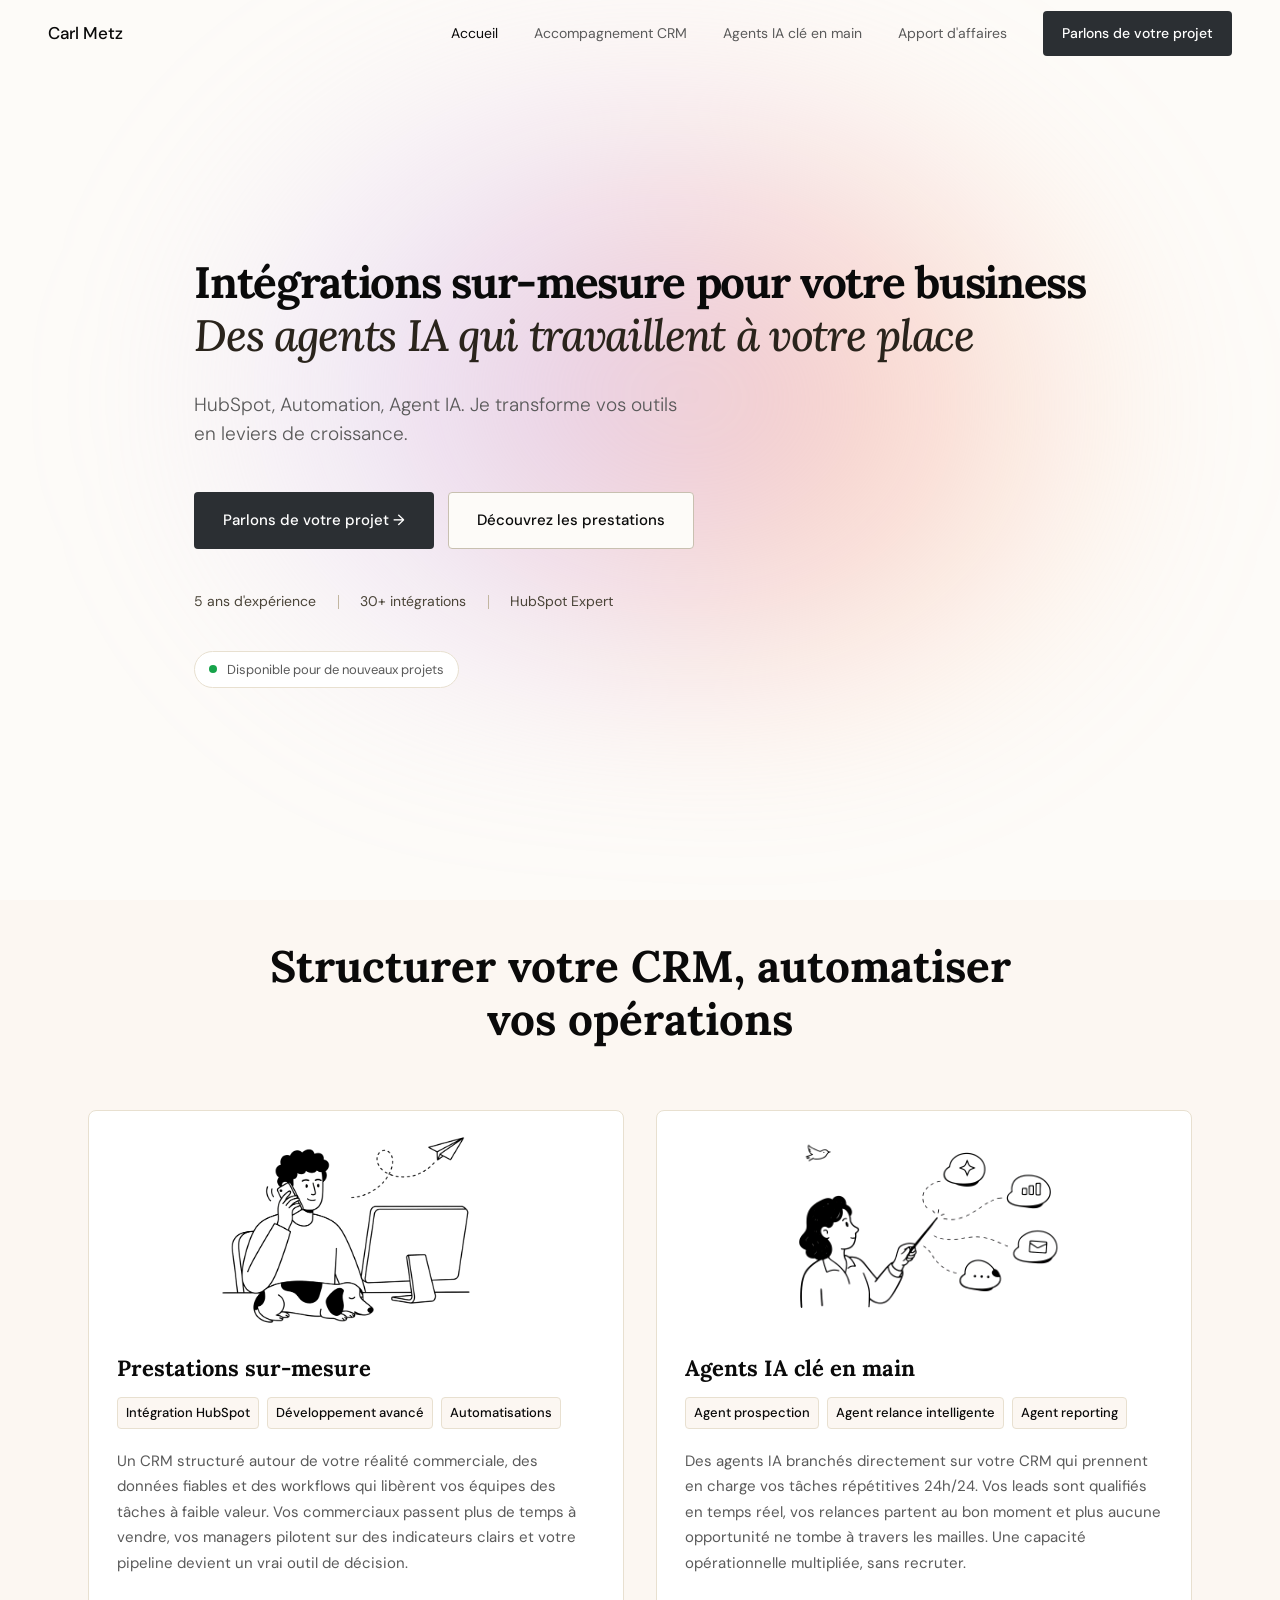
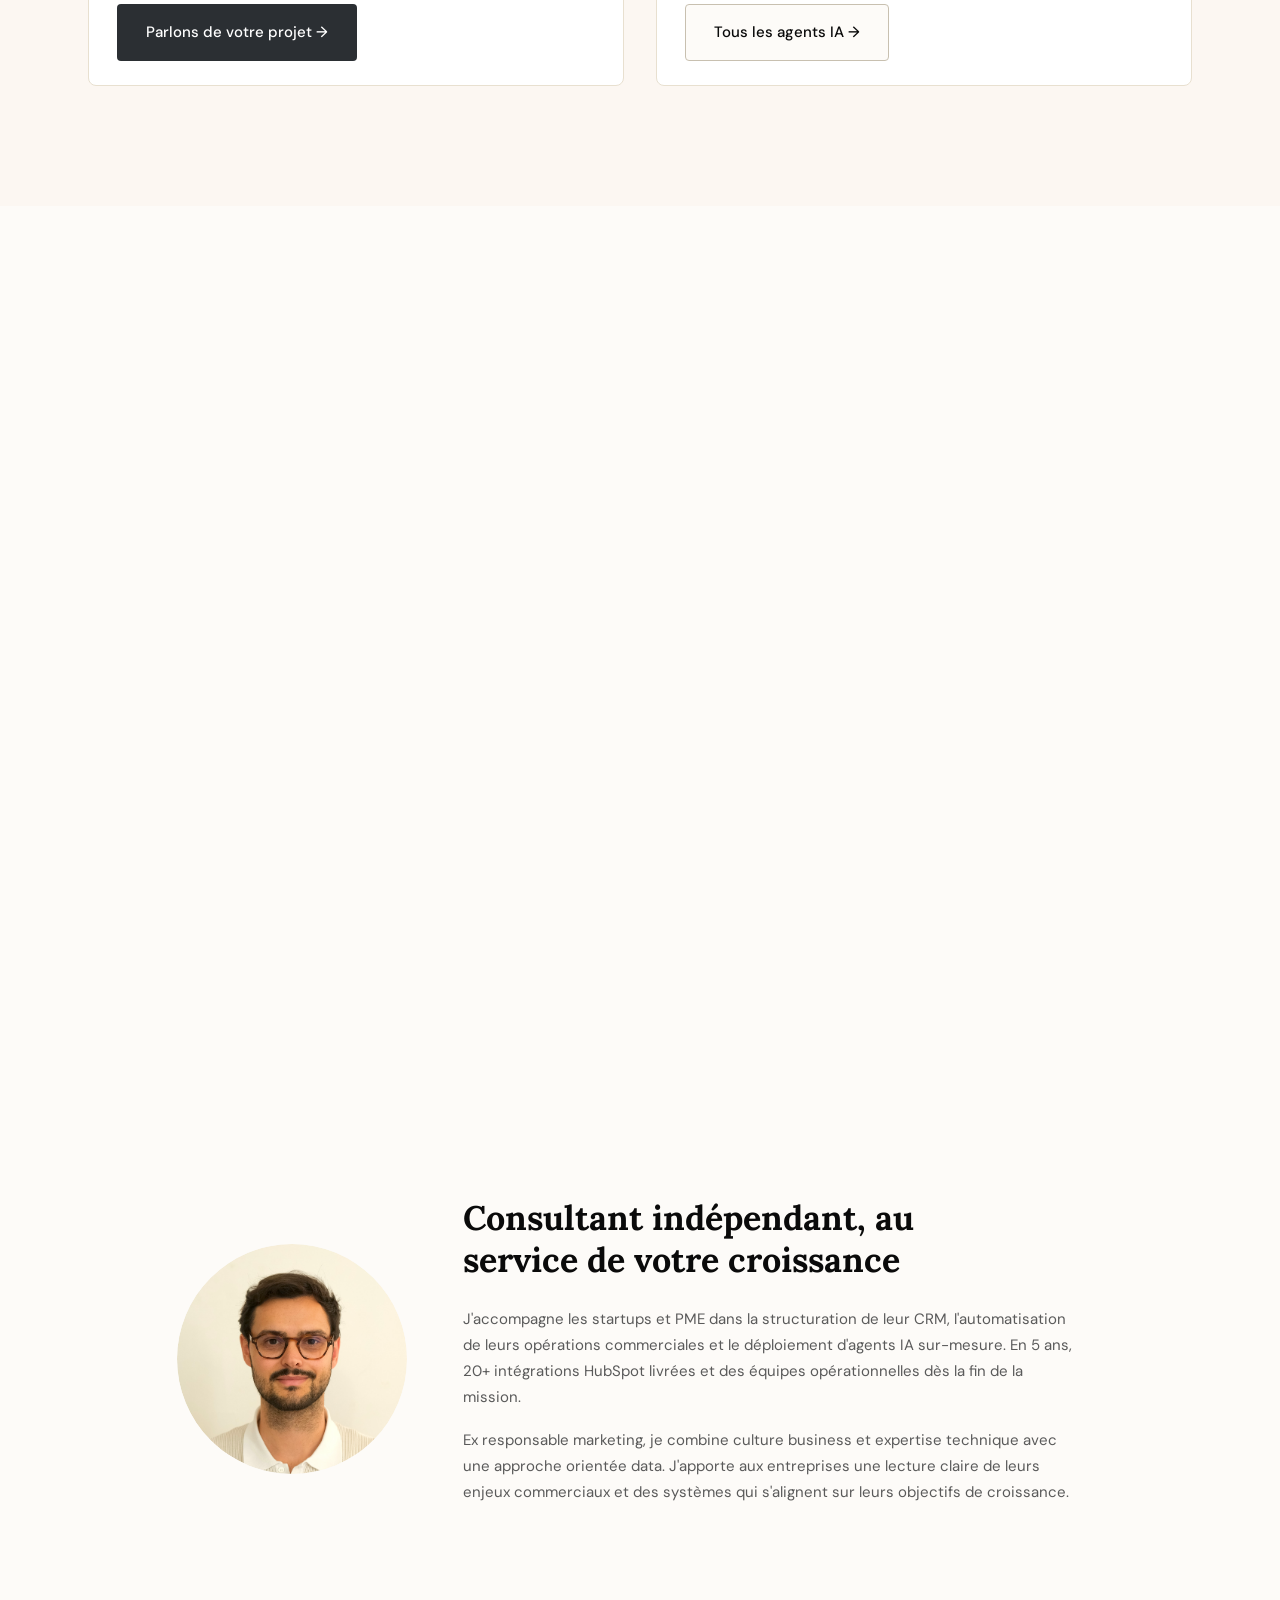
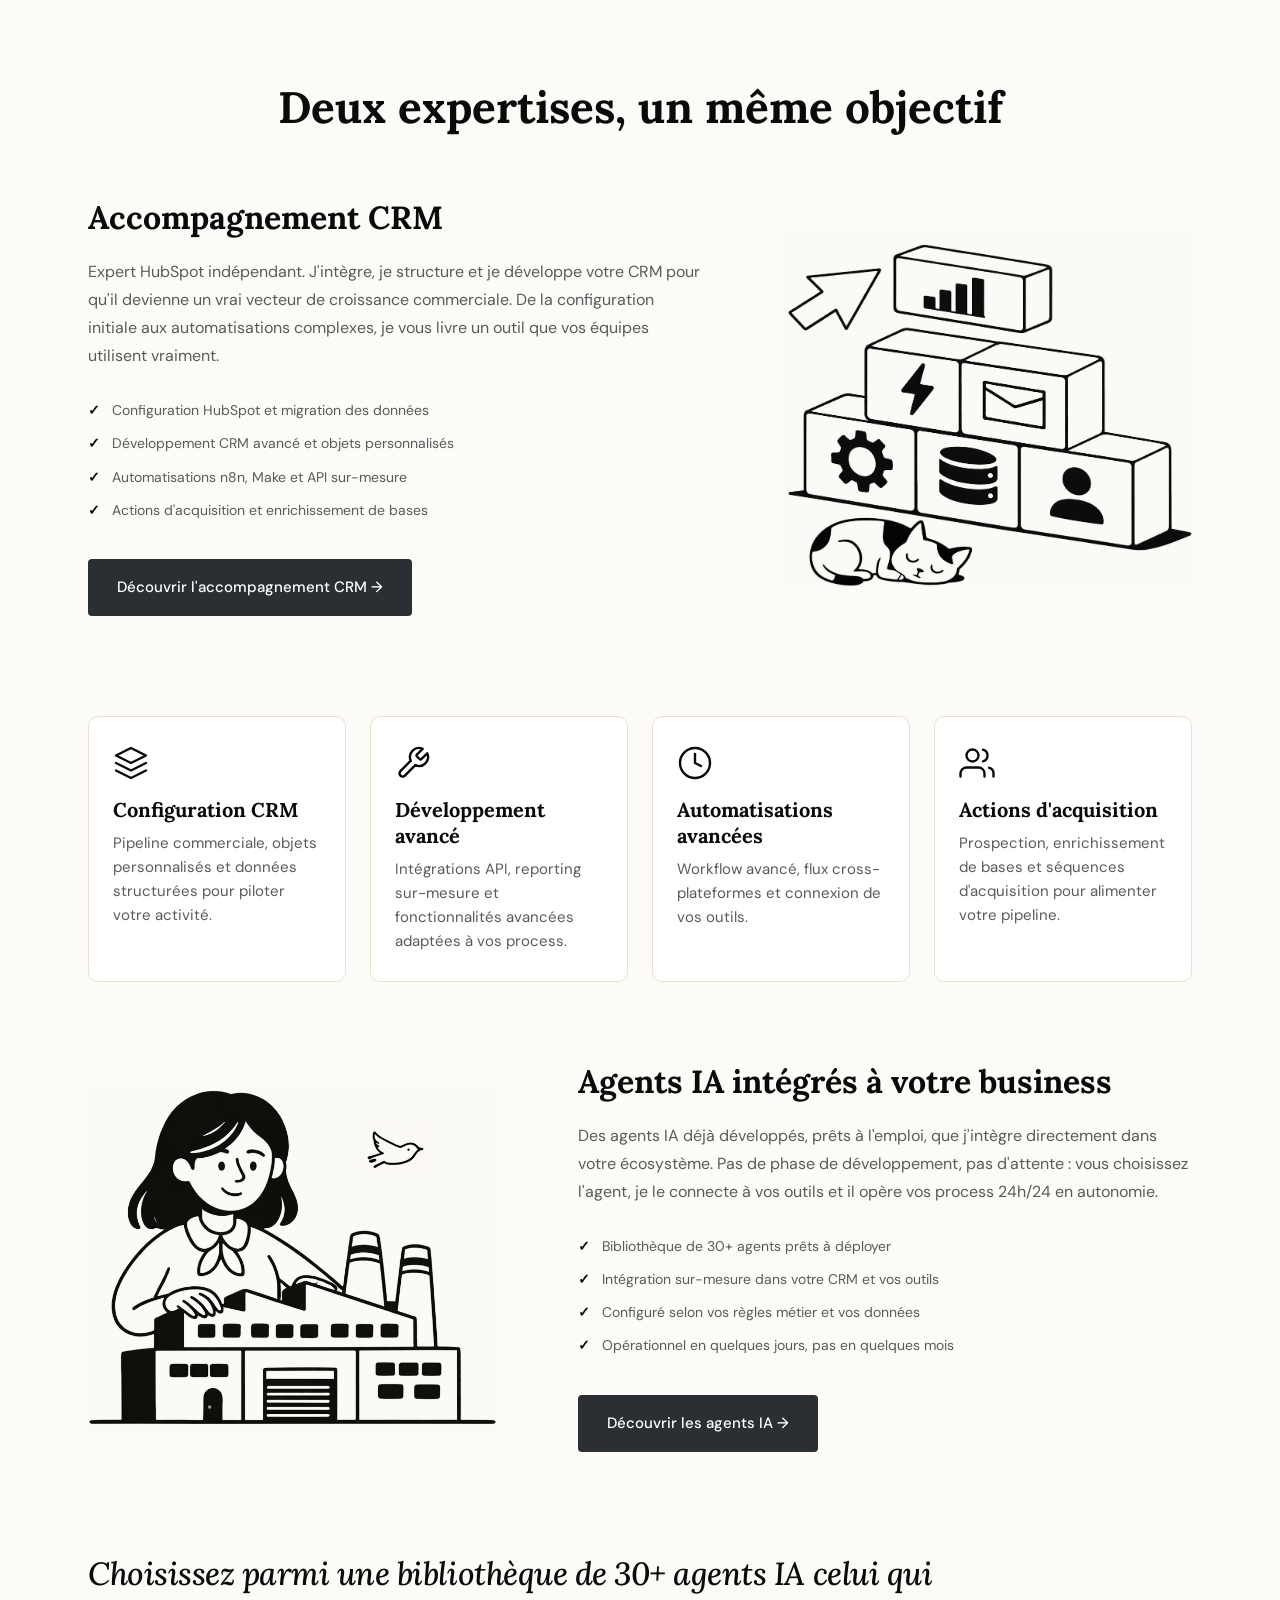
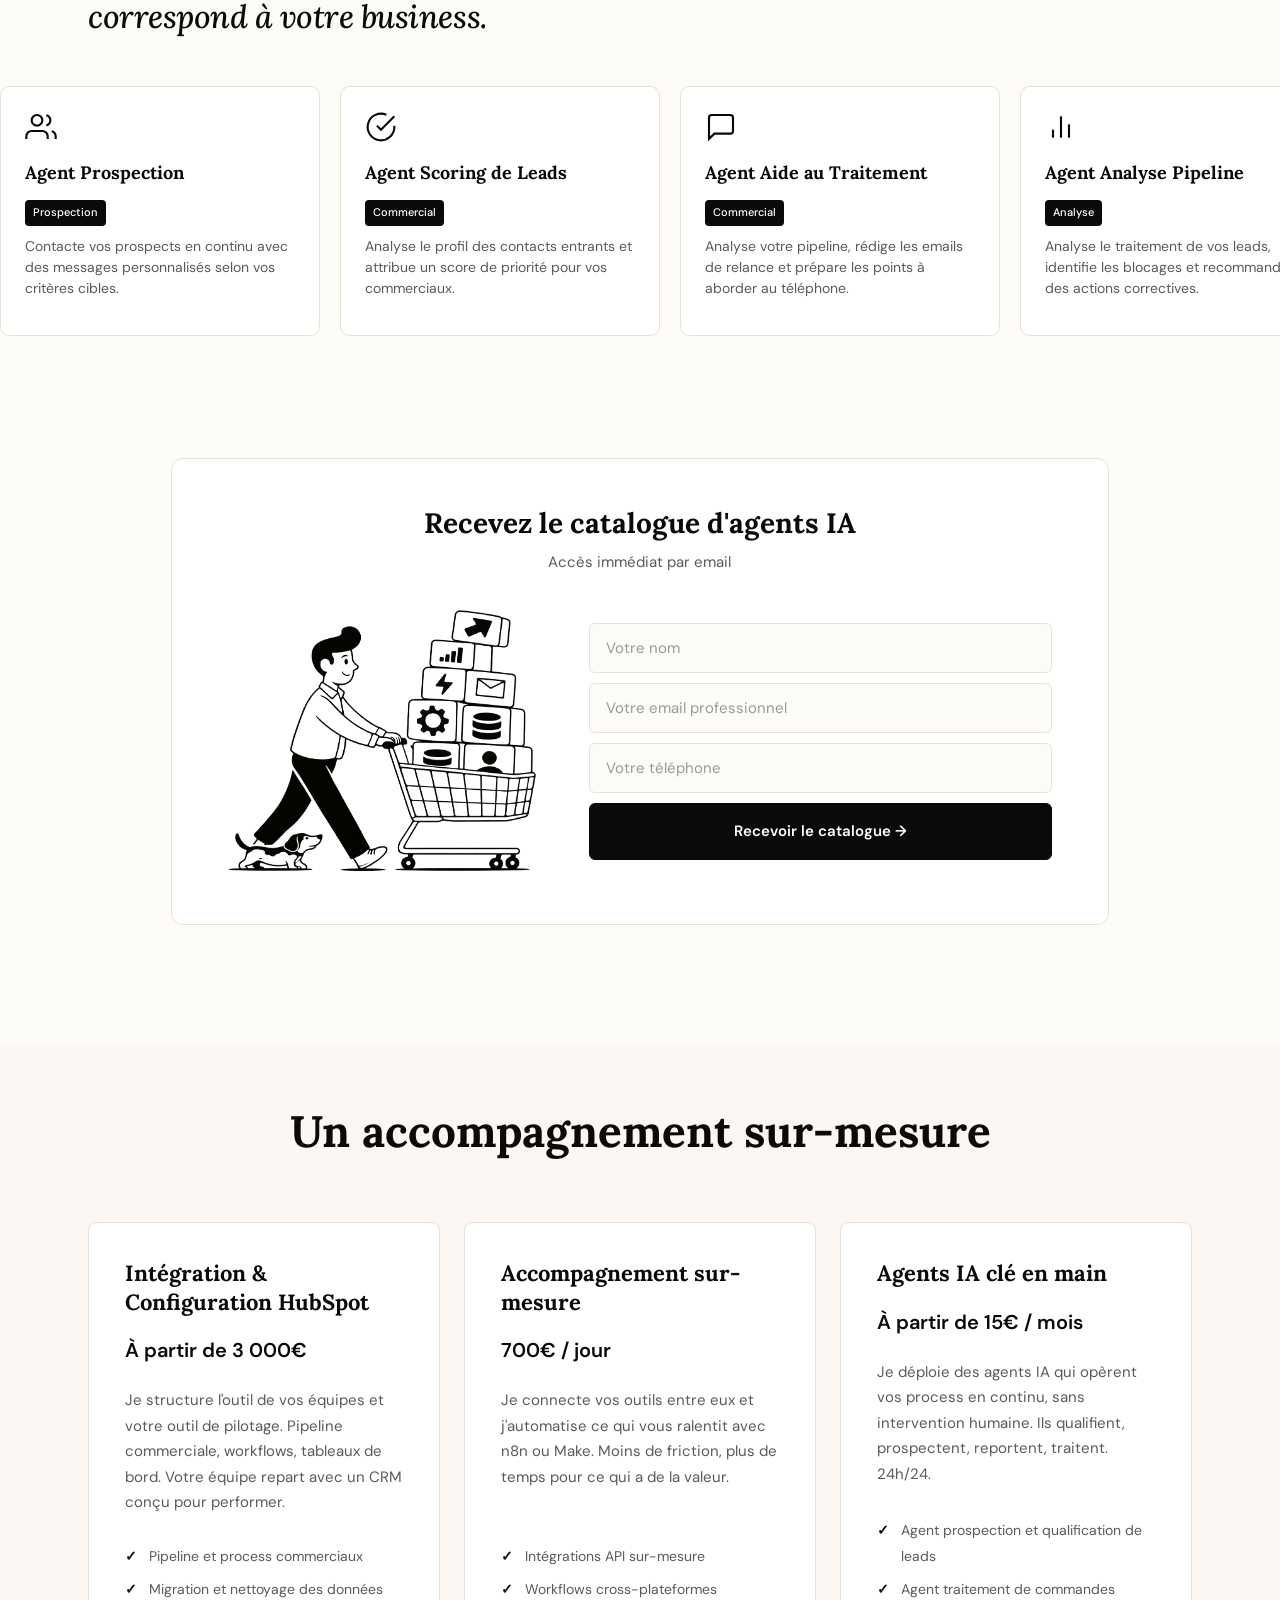
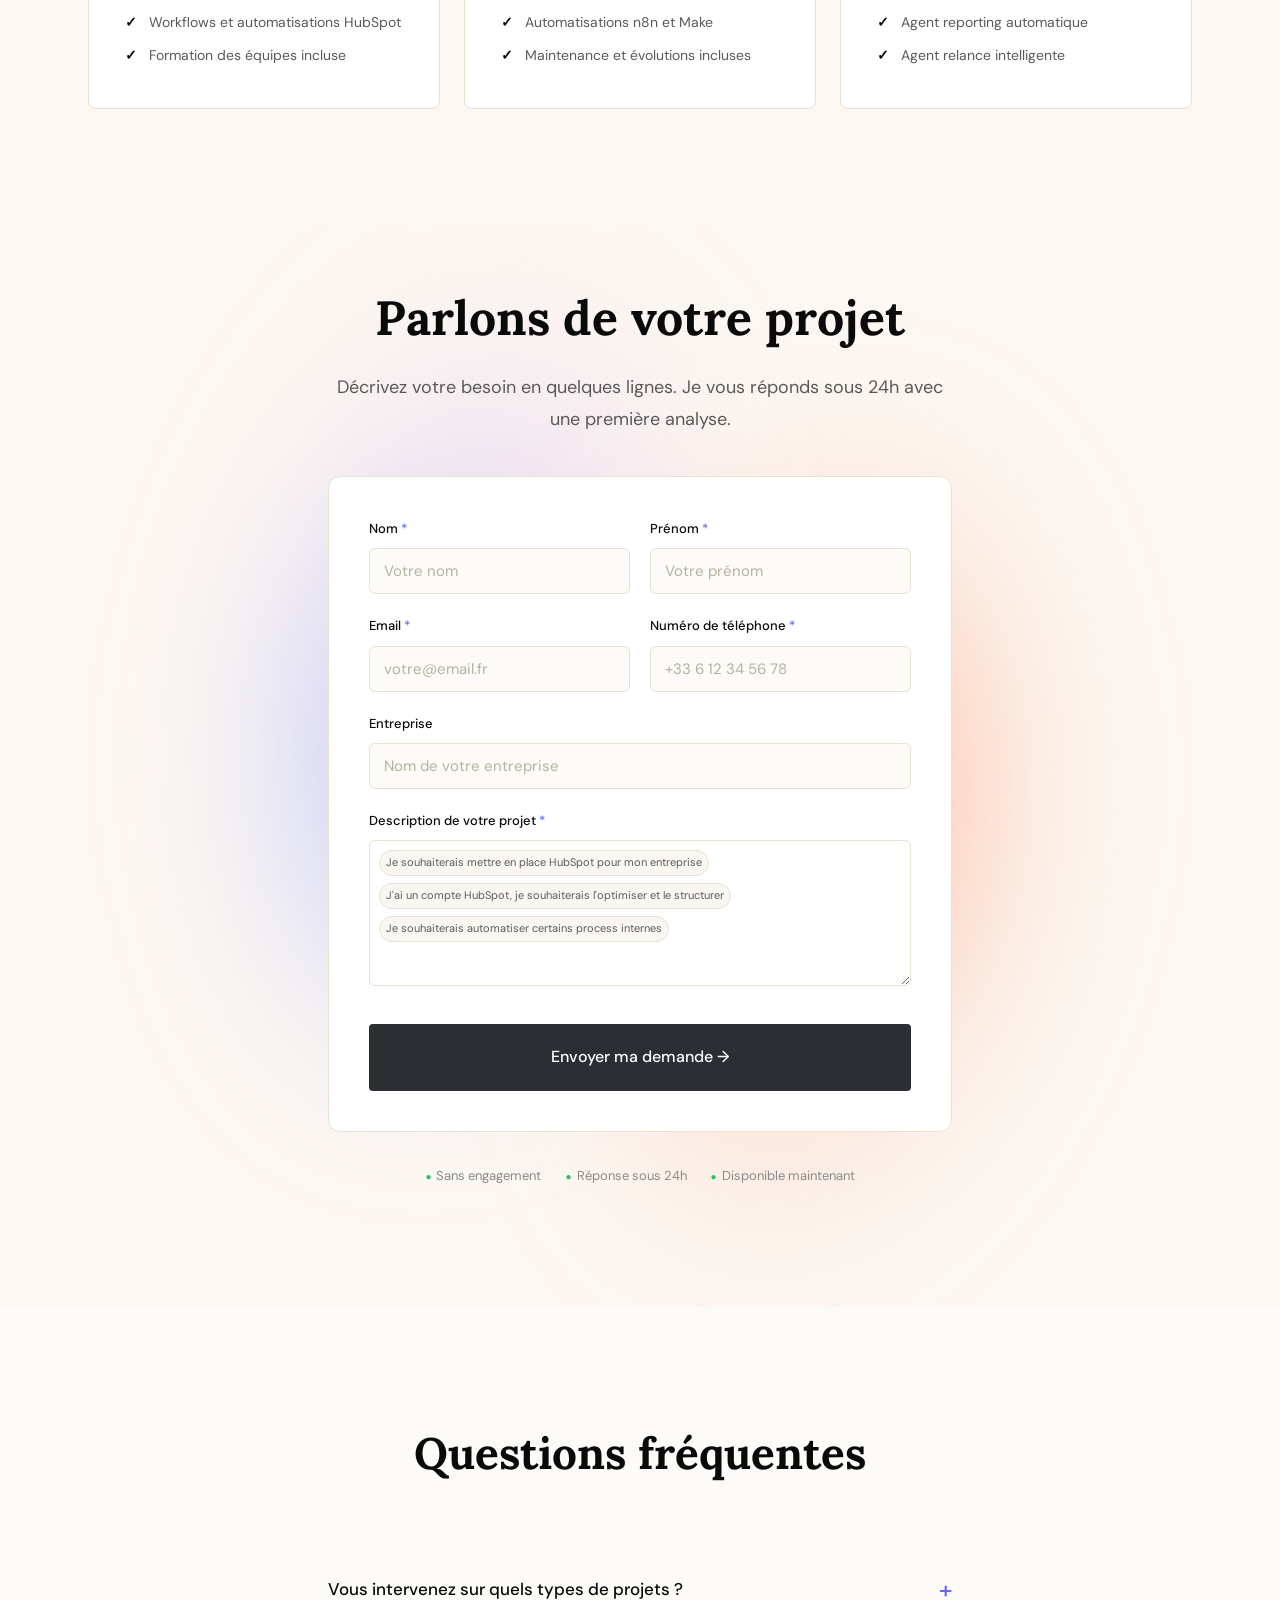
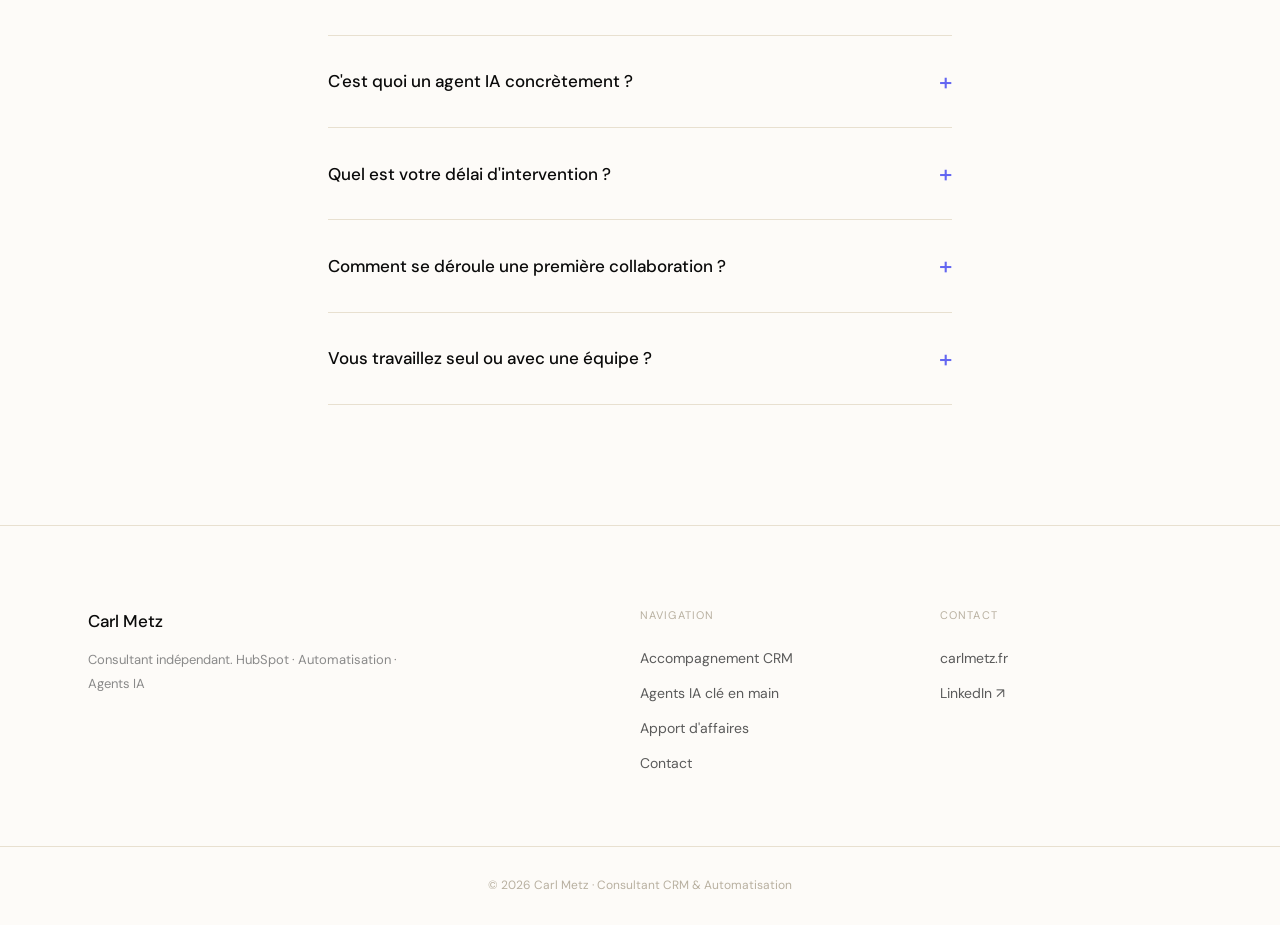
<file: index.html>
<!DOCTYPE html>
<html lang="fr">
<head>
  <meta charset="UTF-8">
  <title>Carl Metz, Consultant HubSpot & Automatisation IA</title>
  <meta name="description" content="Consultant indépendant expert HubSpot, automatisation n8n et agents IA. J'aide les startups et PME B2B à transformer leurs opérations commerciales en avantage compétitif.">
  <meta name="viewport" content="width=device-width, initial-scale=1">
  <link rel="icon" type="image/png" href="Asset/favicon/favicon 162.png">
  <link rel="apple-touch-icon" href="Asset/favicon/favicon 162.png">
  <link rel="canonical" href="https://carlmetz.fr">
  <meta property="og:title" content="Carl Metz, Consultant HubSpot & Automatisation IA">
  <meta property="og:description" content="Expert HubSpot, n8n et agents IA. J'interviens chez les startups et PME B2B.">
  <meta property="og:image" content="https://carlmetz.fr/Asset/social/Social 1.png">
  <meta property="og:type" content="website">
  <meta property="og:url" content="https://carlmetz.fr/">
  <meta property="og:locale" content="fr_FR">
  <meta property="og:site_name" content="Carl Metz">
  <meta name="twitter:card" content="summary_large_image">
  <meta name="twitter:title" content="Carl Metz — Consultant HubSpot & Agents IA">
  <meta name="twitter:description" content="Expert HubSpot, n8n et agents IA. J'interviens chez les startups et PME B2B.">
  <meta name="twitter:image" content="https://carlmetz.fr/Asset/social/Social 1.png">
  <meta property="og:url" content="https://carlmetz.fr">
  <link rel="preconnect" href="https://fonts.googleapis.com">
  <link rel="preconnect" href="https://fonts.gstatic.com" crossorigin>
  <link href="https://fonts.googleapis.com/css2?family=Lora:ital,wght@0,400;0,500;0,600;0,700;1,400;1,500;1,600&family=DM+Sans:wght@300;400;500;600;700&display=swap" rel="stylesheet">
  <link rel="stylesheet" href="style.css">
</head>
<body>

  <!-- HEADER -->
  <header id="header">
    <div class="header-inner">
      <a href="#" class="brand">Carl Metz</a>
      <nav class="nav-desktop">
        <a href="./" class="active">Accueil</a>
        <a href="accompagnement-crm/">Accompagnement CRM</a>
        <a href="#agents-ia">Agents IA clé en main</a>
        <a href="apport-affaires/">Apport d'affaires</a>
        <a href="#contact" class="btn btn-primary btn-sm">Parlons de votre projet</a>
      </nav>
      <button class="nav-toggle" aria-label="Menu">
        <span></span><span></span><span></span>
      </button>
    </div>
    <div class="nav-mobile">
      <a href="./">Accueil</a>
      <a href="accompagnement-crm/">Accompagnement CRM</a>
      <a href="#agents-ia">Agents IA clé en main</a>
      <a href="apport-affaires/">Apport d'affaires</a>
      <a href="#contact">Parlons de votre projet</a>
    </div>
  </header>

  <!-- HERO -->
  <section class="hero hero-v2 reveal">
    <div class="hero-bg" aria-hidden="true"></div>
    <div class="container hero-v2-inner">
      <h1 class="hero-v2-title"><span class="hv-line">Intégrations sur-mesure pour votre business</span><br><em>Des agents IA qui travaillent à votre place</em></h1>
      <p class="hero-v2-lede">HubSpot, Automation, Agent IA. Je transforme vos outils en leviers de croissance.</p>
      <div class="hero-v2-actions">
        <a href="#contact" class="btn btn-primary">Parlons de votre projet →</a>
        <a href="#solutions" class="btn btn-outline">Découvrez les prestations</a>
      </div>
      <div class="hero-v2-meta">
        <span><strong>5 ans</strong> d'expérience</span>
        <span><strong>30+</strong> intégrations</span>
        <span><strong>HubSpot</strong> Expert</span>
      </div>
      <div class="pill"><span class="pulse"></span> Disponible pour de nouveaux projets</div>
    </div>
  </section>

  <!-- DEUX EXPERTISES -->
  <section class="section section-alt reveal">
    <div class="container">
      <div class="section-head">
        <h2 class="section-title centered">Structurer votre CRM, automatiser vos opérations</h2>
      </div>
      <div class="grid-2">
        <div class="card expertise-card">
          <div class="expertise-visual expertise-visual--plain">
            <img src="Asset/CRMV2.jpg" alt="Prestations sur-mesure" class="expertise-visual-img expertise-visual-img--darken">
          </div>
          <h3>Prestations sur-mesure</h3>
          <div class="expertise-tags">
            <span>Intégration HubSpot</span>
            <span>Développement avancé</span>
            <span>Automatisations</span>
          </div>
          <p>Un CRM structuré autour de votre réalité commerciale, des données fiables et des workflows qui libèrent vos équipes des tâches à faible valeur. Vos commerciaux passent plus de temps à vendre, vos managers pilotent sur des indicateurs clairs et votre pipeline devient un vrai outil de décision.</p>
          <a href="#contact" class="btn btn-primary expertise-cta">Parlons de votre projet →</a>
        </div>
        <div class="card expertise-card">
          <div class="expertise-visual expertise-visual--plain">
            <img src="Asset/AgentIA.png" alt="Agents IA" class="expertise-visual-img expertise-visual-img--darken">
          </div>
          <h3>Agents IA clé en main</h3>
          <div class="expertise-tags">
            <span>Agent prospection</span>
            <span>Agent relance intelligente</span>
            <span>Agent reporting</span>
          </div>
          <p>Des agents IA branchés directement sur votre CRM qui prennent en charge vos tâches répétitives 24h/24. Vos leads sont qualifiés en temps réel, vos relances partent au bon moment et plus aucune opportunité ne tombe à travers les mailles. Une capacité opérationnelle multipliée, sans recruter.</p>
          <a href="#catalogue" class="btn btn-outline expertise-cta">Tous les agents IA →</a>
        </div>
      </div>
    </div>
  </section>

  <!-- RÉALISATIONS -->
  <section class="section reveal">
    <div class="container">
      <div class="section-head">
        <h2 class="section-title centered cases-title">Déjà 25+ PME et startups accompagnées</h2>
        <p class="cases-sub">La puissance de la donnée centralisée et de l'automation.</p>
      </div>
    </div>
    <div class="cases-marquee">
      <div class="cases-track cases-track-auto">
        <!-- Set 1 -->
        <div class="case-card">
          <div class="case-visual"><img src="Asset/Mockup 6.png" alt="Trouver Mon Photographe"></div>
          <div class="case-body">
            <div class="case-tags"><span class="case-tag">Nurturing</span><span class="case-tag">Séquences email</span></div>
            <h3 class="case-title">Trouver Mon Photographe</h3>
            <p class="case-desc">Séquences de relance et de nurturing automatisées sur les prospects du pipeline.</p>
            <div class="case-metrics">
              <div class="case-metric"><span class="case-num">3 500+</span><span class="case-label">emails envoyés / mois</span></div>
            </div>
          </div>
        </div>
        <div class="case-card">
          <div class="case-visual"><img src="Asset/Mockup 3.jpg?v=2" alt="Streetlinker"></div>
          <div class="case-body">
            <div class="case-tags"><span class="case-tag">Intégration API</span><span class="case-tag">Automation</span></div>
            <h3 class="case-title">Streetlinker</h3>
            <p class="case-desc">Flux API entre le CRM et l'application, création automatique de panneaux avec QR code.</p>
            <div class="case-metrics">
              <div class="case-metric"><span class="case-num">27h</span><span class="case-label">de saisie économisées / mois</span></div>
            </div>
          </div>
        </div>
        <div class="case-card">
          <div class="case-visual"><img src="Asset/Mockup 2.jpg" alt="Jokia dashboard"></div>
          <div class="case-body">
            <div class="case-tags"><span class="case-tag">Reporting</span><span class="case-tag">Dashboard</span></div>
            <h3 class="case-title">Jokia</h3>
            <p class="case-desc">Agrégation des données de 3 applications dans un dashboard HubSpot unique pour le pilotage commercial.</p>
            <div class="case-metrics">
              <div class="case-metric"><span class="case-num">-80%</span><span class="case-label">de temps de consolidation</span></div>
            </div>
          </div>
        </div>
        <div class="case-card">
          <div class="case-visual"><img src="Asset/Mockup 4.jpg" alt="Hover"></div>
          <div class="case-body">
            <div class="case-tags"><span class="case-tag">Flux de données</span><span class="case-tag">ERP → CRM</span></div>
            <h3 class="case-title">Hover</h3>
            <p class="case-desc">Synchronisation ERP vers CRM : contacts, commandes et facturation mis à jour automatiquement.</p>
            <div class="case-metrics">
              <div class="case-metric"><span class="case-num">18h</span><span class="case-label">de saisie économisées / mois</span></div>
            </div>
          </div>
        </div>
        <div class="case-card">
          <div class="case-visual"><img src="Asset/Mockup 5.jpg" alt="Trouver Mon Architecte"></div>
          <div class="case-body">
            <div class="case-tags"><span class="case-tag">Intégration HubSpot</span><span class="case-tag">Migration CRM</span></div>
            <h3 class="case-title">Trouver Mon Architecte</h3>
            <p class="case-desc">Migration Pipedrive vers HubSpot, pipeline commerciale, alertes de suivi prospects, reporting avancé.</p>
            <div class="case-metrics">
              <div class="case-metric"><span class="case-num">+17%</span><span class="case-label">de conversion RDV → signature</span></div>
            </div>
          </div>
        </div>

        <!-- Set 2 (duplicate for seamless loop) -->
        <div class="case-card" aria-hidden="true">
          <div class="case-visual"><img src="Asset/Mockup 6.png" alt="Trouver Mon Photographe"></div>
          <div class="case-body">
            <div class="case-tags"><span class="case-tag">Nurturing</span><span class="case-tag">Séquences email</span></div>
            <h3 class="case-title">Trouver Mon Photographe</h3>
            <p class="case-desc">Séquences de relance et de nurturing automatisées sur les prospects du pipeline.</p>
            <div class="case-metrics">
              <div class="case-metric"><span class="case-num">3 500+</span><span class="case-label">emails envoyés / mois</span></div>
            </div>
          </div>
        </div>
        <div class="case-card" aria-hidden="true">
          <div class="case-visual"><img src="Asset/Mockup 3.jpg?v=2" alt="Streetlinker"></div>
          <div class="case-body">
            <div class="case-tags"><span class="case-tag">Intégration API</span><span class="case-tag">Automation</span></div>
            <h3 class="case-title">Streetlinker</h3>
            <p class="case-desc">Flux API entre le CRM et l'application, création automatique de panneaux avec QR code.</p>
            <div class="case-metrics">
              <div class="case-metric"><span class="case-num">27h</span><span class="case-label">de saisie économisées / mois</span></div>
            </div>
          </div>
        </div>
        <div class="case-card" aria-hidden="true">
          <div class="case-visual"><img src="Asset/Mockup 2.jpg" alt="Jokia dashboard"></div>
          <div class="case-body">
            <div class="case-tags"><span class="case-tag">Reporting</span><span class="case-tag">Dashboard</span></div>
            <h3 class="case-title">Jokia</h3>
            <p class="case-desc">Agrégation des données de 3 applications dans un dashboard HubSpot unique pour le pilotage commercial.</p>
            <div class="case-metrics">
              <div class="case-metric"><span class="case-num">-80%</span><span class="case-label">de temps de consolidation</span></div>
            </div>
          </div>
        </div>
        <div class="case-card" aria-hidden="true">
          <div class="case-visual"><img src="Asset/Mockup 4.jpg" alt="Hover"></div>
          <div class="case-body">
            <div class="case-tags"><span class="case-tag">Flux de données</span><span class="case-tag">ERP → CRM</span></div>
            <h3 class="case-title">Hover</h3>
            <p class="case-desc">Synchronisation ERP vers CRM : contacts, commandes et facturation mis à jour automatiquement.</p>
            <div class="case-metrics">
              <div class="case-metric"><span class="case-num">18h</span><span class="case-label">de saisie économisées / mois</span></div>
            </div>
          </div>
        </div>
        <div class="case-card" aria-hidden="true">
          <div class="case-visual"><img src="Asset/Mockup 5.jpg" alt="Trouver Mon Architecte"></div>
          <div class="case-body">
            <div class="case-tags"><span class="case-tag">Intégration HubSpot</span><span class="case-tag">Migration CRM</span></div>
            <h3 class="case-title">Trouver Mon Architecte</h3>
            <p class="case-desc">Migration Pipedrive vers HubSpot, pipeline commerciale, alertes de suivi prospects, reporting avancé.</p>
            <div class="case-metrics">
              <div class="case-metric"><span class="case-num">+17%</span><span class="case-label">de conversion RDV → signature</span></div>
            </div>
          </div>
        </div>
      </div>
    </div>
  </section>

  <!-- QUI JE SUIS -->
  <section class="section reveal" style="padding-top: 40px;">
    <div class="container about-grid">
      <div class="about-photo">
        <div class="photo-frame square">
          <img src="Asset/Carl Metz pp1.jpg" alt="Carl Metz">
        </div>
      </div>
      <div class="about-text">
        <h2>Consultant indépendant, au service de votre croissance</h2>
        <p>J'accompagne les startups et PME dans la structuration de leur CRM, l'automatisation de leurs opérations commerciales et le déploiement d'agents IA sur-mesure. En 5 ans, 20+ intégrations HubSpot livrées et des équipes opérationnelles dès la fin de la mission.</p>
        <p>Ex responsable marketing, je combine culture business et expertise technique avec une approche orientée data. J'apporte aux entreprises une lecture claire de leurs enjeux commerciaux et des systèmes qui s'alignent sur leurs objectifs de croissance.</p>
      </div>
    </div>
  </section>

  <!-- SOLUTIONS -->
  <section id="solutions" class="section reveal" style="padding-top: 40px;">
    <div class="container">
      <div class="section-head">
        <h2 class="section-title centered">Deux expertises, un même objectif</h2>
      </div>

      <div class="presta-block">
        <div class="presta-text">
          <h3>Accompagnement CRM</h3>
          <p>Expert HubSpot indépendant. J'intègre, je structure et je développe votre CRM pour qu'il devienne un vrai vecteur de croissance commerciale. De la configuration initiale aux automatisations complexes, je vous livre un outil que vos équipes utilisent vraiment.</p>
          <ul class="checks">
            <li>Configuration HubSpot et migration des données</li>
            <li>Développement CRM avancé et objets personnalisés</li>
            <li>Automatisations n8n, Make et API sur-mesure</li>
            <li>Actions d'acquisition et enrichissement de bases</li>
          </ul>
          <a href="accompagnement-crm/" class="btn btn-primary" style="margin-top:32px;">Découvrir l'accompagnement CRM →</a>
        </div>
        <div class="presta-visual presta-visual--plain">
          <img src="Asset/CRM Brique V2.png" alt="Accompagnement CRM" class="presta-visual-img--darken">
        </div>
      </div>

      <!-- 4 BLOCS PRESTATIONS CRM -->
      <div class="grid-4 presta-cards">
        <div class="presta-card">
          <div class="presta-card-icon">
            <svg viewBox="0 0 24 24" fill="none" stroke="currentColor" stroke-width="1.6" stroke-linecap="round" stroke-linejoin="round"><path d="M12 2 2 7l10 5 10-5-10-5z"/><path d="m2 17 10 5 10-5"/><path d="m2 12 10 5 10-5"/></svg>
          </div>
          <h4>Configuration CRM</h4>
          <p>Pipeline commerciale, objets personnalisés et données structurées pour piloter votre activité.</p>
        </div>
        <div class="presta-card">
          <div class="presta-card-icon">
            <svg viewBox="0 0 24 24" fill="none" stroke="currentColor" stroke-width="1.6" stroke-linecap="round" stroke-linejoin="round"><path d="M14.7 6.3a1 1 0 0 0 0 1.4l1.6 1.6a1 1 0 0 0 1.4 0l3.77-3.77a6 6 0 0 1-7.94 7.94l-6.91 6.91a2.12 2.12 0 0 1-3-3l6.91-6.91a6 6 0 0 1 7.94-7.94l-3.76 3.76z"/></svg>
          </div>
          <h4>Développement avancé</h4>
          <p>Intégrations API, reporting sur-mesure et fonctionnalités avancées adaptées à vos process.</p>
        </div>
        <div class="presta-card">
          <div class="presta-card-icon">
            <svg viewBox="0 0 24 24" fill="none" stroke="currentColor" stroke-width="1.6" stroke-linecap="round" stroke-linejoin="round"><circle cx="12" cy="12" r="10"/><polyline points="12 6 12 12 16 14"/></svg>
          </div>
          <h4>Automatisations avancées</h4>
          <p>Workflow avancé, flux cross-plateformes et connexion de vos outils.</p>
        </div>
        <div class="presta-card">
          <div class="presta-card-icon">
            <svg viewBox="0 0 24 24" fill="none" stroke="currentColor" stroke-width="1.6" stroke-linecap="round" stroke-linejoin="round"><path d="M17 21v-2a4 4 0 0 0-4-4H5a4 4 0 0 0-4 4v2"/><circle cx="9" cy="7" r="4"/><path d="M23 21v-2a4 4 0 0 0-3-3.87"/><path d="M16 3.13a4 4 0 0 1 0 7.75"/></svg>
          </div>
          <h4>Actions d'acquisition</h4>
          <p>Prospection, enrichissement de bases et séquences d'acquisition pour alimenter votre pipeline.</p>
        </div>
      </div>

      <div id="agents-ia" class="presta-block reverse">
        <div class="presta-text">
          <h3>Agents IA intégrés à votre business</h3>
          <p>Des agents IA déjà développés, prêts à l'emploi, que j'intègre directement dans votre écosystème. Pas de phase de développement, pas d'attente : vous choisissez l'agent, je le connecte à vos outils et il opère vos process 24h/24 en autonomie.</p>
          <ul class="checks">
            <li>Bibliothèque de 30+ agents prêts à déployer</li>
            <li>Intégration sur-mesure dans votre CRM et vos outils</li>
            <li>Configuré selon vos règles métier et vos données</li>
            <li>Opérationnel en quelques jours, pas en quelques mois</li>
          </ul>
          <a href="#catalogue" class="btn btn-primary" style="margin-top:32px;">Découvrir les agents IA →</a>
        </div>
        <div class="presta-visual presta-visual--plain">
          <img src="Asset/Usine V4.jpg" alt="Agents IA clé en main" class="presta-visual-img--darken">
        </div>
      </div>

      <!-- CAROUSEL AGENTS IA -->
      <h2 class="agents-intro">Choisissez parmi une bibliothèque de 30+ agents IA celui qui correspond à votre business.</h2>

      <div class="agents-carousel">
        <div class="agents-track">
          <div class="agent-card">
            <div class="agent-card-icon"><svg viewBox="0 0 24 24" fill="none" stroke="currentColor" stroke-width="1.6"><path d="M17 21v-2a4 4 0 0 0-4-4H5a4 4 0 0 0-4 4v2"/><circle cx="9" cy="7" r="4"/><path d="M23 21v-2a4 4 0 0 0-3-3.87"/><path d="M16 3.13a4 4 0 0 1 0 7.75"/></svg></div>
            <h4>Agent Prospection</h4>
            <span class="agent-tag">Prospection</span>
            <p>Contacte vos prospects en continu avec des messages personnalisés selon vos critères cibles.</p>
          </div>
          <div class="agent-card">
            <div class="agent-card-icon"><svg viewBox="0 0 24 24" fill="none" stroke="currentColor" stroke-width="1.6"><path d="M22 11.08V12a10 10 0 1 1-5.93-9.14"/><polyline points="22 4 12 14.01 9 11.01"/></svg></div>
            <h4>Agent Scoring de Leads</h4>
            <span class="agent-tag">Commercial</span>
            <p>Analyse le profil des contacts entrants et attribue un score de priorité pour vos commerciaux.</p>
          </div>
          <div class="agent-card">
            <div class="agent-card-icon"><svg viewBox="0 0 24 24" fill="none" stroke="currentColor" stroke-width="1.6"><path d="M21 15a2 2 0 0 1-2 2H7l-4 4V5a2 2 0 0 1 2-2h14a2 2 0 0 1 2 2z"/></svg></div>
            <h4>Agent Aide au Traitement</h4>
            <span class="agent-tag">Commercial</span>
            <p>Analyse votre pipeline, rédige les emails de relance et prépare les points à aborder au téléphone.</p>
          </div>
          <div class="agent-card">
            <div class="agent-card-icon"><svg viewBox="0 0 24 24" fill="none" stroke="currentColor" stroke-width="1.6"><line x1="18" y1="20" x2="18" y2="10"/><line x1="12" y1="20" x2="12" y2="4"/><line x1="6" y1="20" x2="6" y2="14"/></svg></div>
            <h4>Agent Analyse Pipeline</h4>
            <span class="agent-tag">Analyse</span>
            <p>Analyse le traitement de vos leads, identifie les blocages et recommande des actions correctives.</p>
          </div>
          <div class="agent-card">
            <div class="agent-card-icon"><svg viewBox="0 0 24 24" fill="none" stroke="currentColor" stroke-width="1.6"><path d="M13 2 3 14h9l-1 8 10-12h-9l1-8z"/></svg></div>
            <h4>Agent Enrichissement</h4>
            <span class="agent-tag">Data</span>
            <p>Enrichit vos fiches contacts avec des données firmographiques et sociales en temps réel.</p>
          </div>
          <div class="agent-card">
            <div class="agent-card-icon"><svg viewBox="0 0 24 24" fill="none" stroke="currentColor" stroke-width="1.6"><path d="M4 4h16c1.1 0 2 .9 2 2v12c0 1.1-.9 2-2 2H4c-1.1 0-2-.9-2-2V6c0-1.1.9-2 2-2z"/><polyline points="22,6 12,13 2,6"/></svg></div>
            <h4>Agent Relance Intelligente</h4>
            <span class="agent-tag">Prospection</span>
            <p>Détecte le meilleur moment pour relancer et envoie des séquences adaptées au contexte du deal.</p>
          </div>
          <div class="agent-card">
            <div class="agent-card-icon"><svg viewBox="0 0 24 24" fill="none" stroke="currentColor" stroke-width="1.6"><path d="M14 2H6a2 2 0 0 0-2 2v16a2 2 0 0 0 2 2h12a2 2 0 0 0 2-2V8z"/><polyline points="14 2 14 8 20 8"/></svg></div>
            <h4>Agent Devis & Facturation</h4>
            <span class="agent-tag">Finance</span>
            <p>Génère vos devis depuis le CRM, relance les impayés et suit l'encaissement automatiquement.</p>
          </div>
          <div class="agent-card">
            <div class="agent-card-icon"><svg viewBox="0 0 24 24" fill="none" stroke="currentColor" stroke-width="1.6"><rect x="3" y="3" width="18" height="18" rx="2" ry="2"/><line x1="3" y1="9" x2="21" y2="9"/><line x1="9" y1="21" x2="9" y2="9"/></svg></div>
            <h4>Agent Reporting Commercial</h4>
            <span class="agent-tag">Reporting</span>
            <p>Génère et envoie chaque semaine un rapport complet sur vos KPIs et la performance commerciale.</p>
          </div>
          <div class="agent-card">
            <div class="agent-card-icon"><svg viewBox="0 0 24 24" fill="none" stroke="currentColor" stroke-width="1.6"><path d="M16 21v-2a4 4 0 0 0-4-4H5a4 4 0 0 0-4 4v2"/><circle cx="8.5" cy="7" r="4"/><polyline points="17 11 19 13 23 9"/></svg></div>
            <h4>Agent Onboarding Client</h4>
            <span class="agent-tag">Onboarding</span>
            <p>Accueille vos nouveaux clients avec des séquences personnalisées et un suivi de satisfaction.</p>
          </div>
          <div class="agent-card">
            <div class="agent-card-icon"><svg viewBox="0 0 24 24" fill="none" stroke="currentColor" stroke-width="1.6"><path d="M18 18.72a9.094 9.094 0 0 0 3.741-.479 3 3 0 0 0-4.682-2.72m.94 3.198l.001.031c0 .225-.012.447-.037.666A11.944 11.944 0 0 1 12 21c-2.17 0-4.207-.576-5.963-1.584A6.062 6.062 0 0 1 6 18.719m12 0a5.971 5.971 0 0 0-.941-3.197m0 0A5.995 5.995 0 0 0 12 12.75a5.995 5.995 0 0 0-5.058 2.772m0 0a3 3 0 0 0-4.681 2.72 8.986 8.986 0 0 0 3.74.477m.94-3.197a5.971 5.971 0 0 0-.94 3.197M15 6.75a3 3 0 1 1-6 0 3 3 0 0 1 6 0zm6 3a2.25 2.25 0 1 1-4.5 0 2.25 2.25 0 0 1 4.5 0zm-13.5 0a2.25 2.25 0 1 1-4.5 0 2.25 2.25 0 0 1 4.5 0z"/></svg></div>
            <h4>Agent Support Niveau 1</h4>
            <span class="agent-tag">Support</span>
            <p>Répond aux questions fréquentes de vos clients et escalade les demandes complexes à votre équipe.</p>
          </div>

          <!-- Duplicate pour boucle infinie -->
          <div class="agent-card" aria-hidden="true">
            <div class="agent-card-icon"><svg viewBox="0 0 24 24" fill="none" stroke="currentColor" stroke-width="1.6"><path d="M17 21v-2a4 4 0 0 0-4-4H5a4 4 0 0 0-4 4v2"/><circle cx="9" cy="7" r="4"/><path d="M23 21v-2a4 4 0 0 0-3-3.87"/><path d="M16 3.13a4 4 0 0 1 0 7.75"/></svg></div>
            <h4>Agent Prospection</h4>
            <span class="agent-tag">Prospection</span>
            <p>Contacte vos prospects en continu avec des messages personnalisés selon vos critères cibles.</p>
          </div>
          <div class="agent-card" aria-hidden="true">
            <div class="agent-card-icon"><svg viewBox="0 0 24 24" fill="none" stroke="currentColor" stroke-width="1.6"><path d="M22 11.08V12a10 10 0 1 1-5.93-9.14"/><polyline points="22 4 12 14.01 9 11.01"/></svg></div>
            <h4>Agent Scoring de Leads</h4>
            <span class="agent-tag">Commercial</span>
            <p>Analyse le profil des contacts entrants et attribue un score de priorité pour vos commerciaux.</p>
          </div>
          <div class="agent-card" aria-hidden="true">
            <div class="agent-card-icon"><svg viewBox="0 0 24 24" fill="none" stroke="currentColor" stroke-width="1.6"><path d="M21 15a2 2 0 0 1-2 2H7l-4 4V5a2 2 0 0 1 2-2h14a2 2 0 0 1 2 2z"/></svg></div>
            <h4>Agent Aide au Traitement</h4>
            <span class="agent-tag">Commercial</span>
            <p>Analyse votre pipeline, rédige les emails de relance et prépare les points à aborder au téléphone.</p>
          </div>
          <div class="agent-card" aria-hidden="true">
            <div class="agent-card-icon"><svg viewBox="0 0 24 24" fill="none" stroke="currentColor" stroke-width="1.6"><line x1="18" y1="20" x2="18" y2="10"/><line x1="12" y1="20" x2="12" y2="4"/><line x1="6" y1="20" x2="6" y2="14"/></svg></div>
            <h4>Agent Analyse Pipeline</h4>
            <span class="agent-tag">Analyse</span>
            <p>Analyse le traitement de vos leads, identifie les blocages et recommande des actions correctives.</p>
          </div>
          <div class="agent-card" aria-hidden="true">
            <div class="agent-card-icon"><svg viewBox="0 0 24 24" fill="none" stroke="currentColor" stroke-width="1.6"><path d="M13 2 3 14h9l-1 8 10-12h-9l1-8z"/></svg></div>
            <h4>Agent Enrichissement</h4>
            <span class="agent-tag">Data</span>
            <p>Enrichit vos fiches contacts avec des données firmographiques et sociales en temps réel.</p>
          </div>
          <div class="agent-card" aria-hidden="true">
            <div class="agent-card-icon"><svg viewBox="0 0 24 24" fill="none" stroke="currentColor" stroke-width="1.6"><path d="M4 4h16c1.1 0 2 .9 2 2v12c0 1.1-.9 2-2 2H4c-1.1 0-2-.9-2-2V6c0-1.1.9-2 2-2z"/><polyline points="22,6 12,13 2,6"/></svg></div>
            <h4>Agent Relance Intelligente</h4>
            <span class="agent-tag">Prospection</span>
            <p>Détecte le meilleur moment pour relancer et envoie des séquences adaptées au contexte du deal.</p>
          </div>
          <div class="agent-card" aria-hidden="true">
            <div class="agent-card-icon"><svg viewBox="0 0 24 24" fill="none" stroke="currentColor" stroke-width="1.6"><path d="M14 2H6a2 2 0 0 0-2 2v16a2 2 0 0 0 2 2h12a2 2 0 0 0 2-2V8z"/><polyline points="14 2 14 8 20 8"/></svg></div>
            <h4>Agent Devis & Facturation</h4>
            <span class="agent-tag">Finance</span>
            <p>Génère vos devis depuis le CRM, relance les impayés et suit l'encaissement automatiquement.</p>
          </div>
          <div class="agent-card" aria-hidden="true">
            <div class="agent-card-icon"><svg viewBox="0 0 24 24" fill="none" stroke="currentColor" stroke-width="1.6"><rect x="3" y="3" width="18" height="18" rx="2" ry="2"/><line x1="3" y1="9" x2="21" y2="9"/><line x1="9" y1="21" x2="9" y2="9"/></svg></div>
            <h4>Agent Reporting Commercial</h4>
            <span class="agent-tag">Reporting</span>
            <p>Génère et envoie chaque semaine un rapport complet sur vos KPIs et la performance commerciale.</p>
          </div>
          <div class="agent-card" aria-hidden="true">
            <div class="agent-card-icon"><svg viewBox="0 0 24 24" fill="none" stroke="currentColor" stroke-width="1.6"><path d="M16 21v-2a4 4 0 0 0-4-4H5a4 4 0 0 0-4 4v2"/><circle cx="8.5" cy="7" r="4"/><polyline points="17 11 19 13 23 9"/></svg></div>
            <h4>Agent Onboarding Client</h4>
            <span class="agent-tag">Onboarding</span>
            <p>Accueille vos nouveaux clients avec des séquences personnalisées et un suivi de satisfaction.</p>
          </div>
          <div class="agent-card" aria-hidden="true">
            <div class="agent-card-icon"><svg viewBox="0 0 24 24" fill="none" stroke="currentColor" stroke-width="1.6"><path d="M18 18.72a9.094 9.094 0 0 0 3.741-.479 3 3 0 0 0-4.682-2.72m.94 3.198l.001.031c0 .225-.012.447-.037.666A11.944 11.944 0 0 1 12 21c-2.17 0-4.207-.576-5.963-1.584A6.062 6.062 0 0 1 6 18.719m12 0a5.971 5.971 0 0 0-.941-3.197m0 0A5.995 5.995 0 0 0 12 12.75a5.995 5.995 0 0 0-5.058 2.772m0 0a3 3 0 0 0-4.681 2.72 8.986 8.986 0 0 0 3.74.477m.94-3.197a5.971 5.971 0 0 0-.94 3.197M15 6.75a3 3 0 1 1-6 0 3 3 0 0 1 6 0zm6 3a2.25 2.25 0 1 1-4.5 0 2.25 2.25 0 0 1 4.5 0zm-13.5 0a2.25 2.25 0 1 1-4.5 0 2.25 2.25 0 0 1 4.5 0z"/></svg></div>
            <h4>Agent Support Niveau 1</h4>
            <span class="agent-tag">Support</span>
            <p>Répond aux questions fréquentes de vos clients et escalade les demandes complexes à votre équipe.</p>
          </div>
        </div>
      </div>

      <!-- CATALOGUE FORM -->
      <div id="catalogue" class="catalogue-block">
        <h3>Recevez le catalogue d'agents IA</h3>
        <p>Accès immédiat par email</p>
        <div class="catalogue-content">
          <div class="catalogue-visual">
            <img src="Asset/Chario 2.png" alt="Catalogue agents IA">
          </div>
          <form id="catalogue-form" class="catalogue-form" novalidate>
            <input type="text" name="nom" placeholder="Votre nom" required>
            <input type="email" name="email" placeholder="Votre email professionnel" required>
            <input type="tel" name="telephone" placeholder="Votre téléphone" required>
            <button type="submit" class="btn btn-white btn-block">Recevoir le catalogue →</button>
          </form>
        </div>
      </div>

    </div>
  </section>

  <!-- OFFRES -->
  <section id="offres" class="section section-alt reveal" style="padding-top: 60px;">
    <div class="container">
      <div class="section-head">
        <h2 class="section-title centered">Un accompagnement sur-mesure</h2>
      </div>
      <div class="grid-3">
        <div class="offer-card">
          <h3>Intégration & Configuration HubSpot</h3>
          <div class="price">À partir de 3 000€</div>
          <p>Je structure l'outil de vos équipes et votre outil de pilotage. Pipeline commerciale, workflows, tableaux de bord. Votre équipe repart avec un CRM conçu pour performer.</p>
          <ul class="checks">
            <li>Pipeline et process commerciaux</li>
            <li>Migration et nettoyage des données</li>
            <li>Workflows et automatisations HubSpot</li>
            <li>Formation des équipes incluse</li>
          </ul>
        </div>
        <div class="offer-card">
          <h3>Accompagnement sur-mesure</h3>
          <div class="price">700€ / jour</div>
          <p>Je connecte vos outils entre eux et j'automatise ce qui vous ralentit avec n8n ou Make. Moins de friction, plus de temps pour ce qui a de la valeur.</p>
          <ul class="checks">
            <li>Intégrations API sur-mesure</li>
            <li>Workflows cross-plateformes</li>
            <li>Automatisations n8n et Make</li>
            <li>Maintenance et évolutions incluses</li>
          </ul>
        </div>
        <div class="offer-card">
          <h3>Agents IA clé en main</h3>
          <div class="price">À partir de 15€ / mois</div>
          <p>Je déploie des agents IA qui opèrent vos process en continu, sans intervention humaine. Ils qualifient, prospectent, reportent, traitent. 24h/24.</p>
          <ul class="checks">
            <li>Agent prospection et qualification de leads</li>
            <li>Agent traitement de commandes</li>
            <li>Agent reporting automatique</li>
            <li>Agent relance intelligente</li>
          </ul>
        </div>
      </div>
    </div>
  </section>

  <!-- CTA FINAL (loaded from component) -->
  <div data-component="contact-section"></div>


  <!-- FAQ -->
  <section class="section reveal">
    <div class="container narrow">
      <h2 class="section-title centered">Questions fréquentes</h2>
      <div class="faq">
        <div class="faq-item">
          <button class="faq-q">Vous intervenez sur quels types de projets ?<span class="faq-icon">+</span></button>
          <div class="faq-a"><p>J'interviens principalement chez des startups et PME B2B, de la startup post-levée qui structure son CRM, à la PME qui veut automatiser ses ops commerciales. Pas de secteur exclusif, mais une forte expertise dans l'immobilier B2B.</p></div>
        </div>
        <div class="faq-item">
          <button class="faq-q">C'est quoi un agent IA concrètement ?<span class="faq-icon">+</span></button>
          <div class="faq-a"><p>C'est un programme qui exécute des tâches à votre place de façon autonome : qualifier des leads, traiter des emails, générer des rapports. Il tourne 24h/24 sans intervention humaine.</p></div>
        </div>
        <div class="faq-item">
          <button class="faq-q">Quel est votre délai d'intervention ?<span class="faq-icon">+</span></button>
          <div class="faq-a"><p>Je suis généralement disponible sous 1 à 2 semaines. Pour les projets urgents, contactez-moi directement.</p></div>
        </div>
        <div class="faq-item">
          <button class="faq-q">Comment se déroule une première collaboration ?<span class="faq-icon">+</span></button>
          <div class="faq-a"><p>Tout commence par un appel de 30 minutes pour comprendre votre contexte. Je vous propose ensuite un plan d'action et un devis clair avant tout engagement.</p></div>
        </div>
        <div class="faq-item">
          <button class="faq-q">Vous travaillez seul ou avec une équipe ?<span class="faq-icon">+</span></button>
          <div class="faq-a"><p>Je travaille en indépendant, ce qui garantit que c'est moi qui interviens sur votre projet du début à la fin. Pour les projets plus larges, je m'appuie sur un réseau de partenaires de confiance.</p></div>
        </div>
      </div>
    </div>
  </section>

  <!-- FOOTER -->
  <footer>
    <div class="container footer-grid">
      <div>
        <div class="brand">Carl Metz</div>
        <p class="footer-tag">Consultant indépendant. HubSpot · Automatisation · Agents IA</p>
      </div>
      <div>
        <p class="footer-head">Navigation</p>
        <ul>
          <li><a href="accompagnement-crm/">Accompagnement CRM</a></li>
          <li><a href="#agents-ia">Agents IA clé en main</a></li>
          <li><a href="apport-affaires/">Apport d'affaires</a></li>
          <li><a href="#contact">Contact</a></li>
        </ul>
      </div>
      <div>
        <p class="footer-head">Contact</p>
        <ul>
          <li>carlmetz.fr</li>
          <li><a href="https://linkedin.com/in/carl-metz" target="_blank" rel="noopener">LinkedIn ↗</a></li>
        </ul>
      </div>
    </div>
    <div class="footer-bottom">© 2026 Carl Metz · Consultant CRM & Automatisation</div>
  </footer>

  <script src="components/loader.js"></script>
  <script src="script.js"></script>
  <!-- Start of HubSpot Embed Code -->
  <script type="text/javascript" id="hs-script-loader" async defer src="//js-eu1.hs-scripts.com/143326191.js"></script>
  <!-- End of HubSpot Embed Code -->
</body>
</html>
</file>
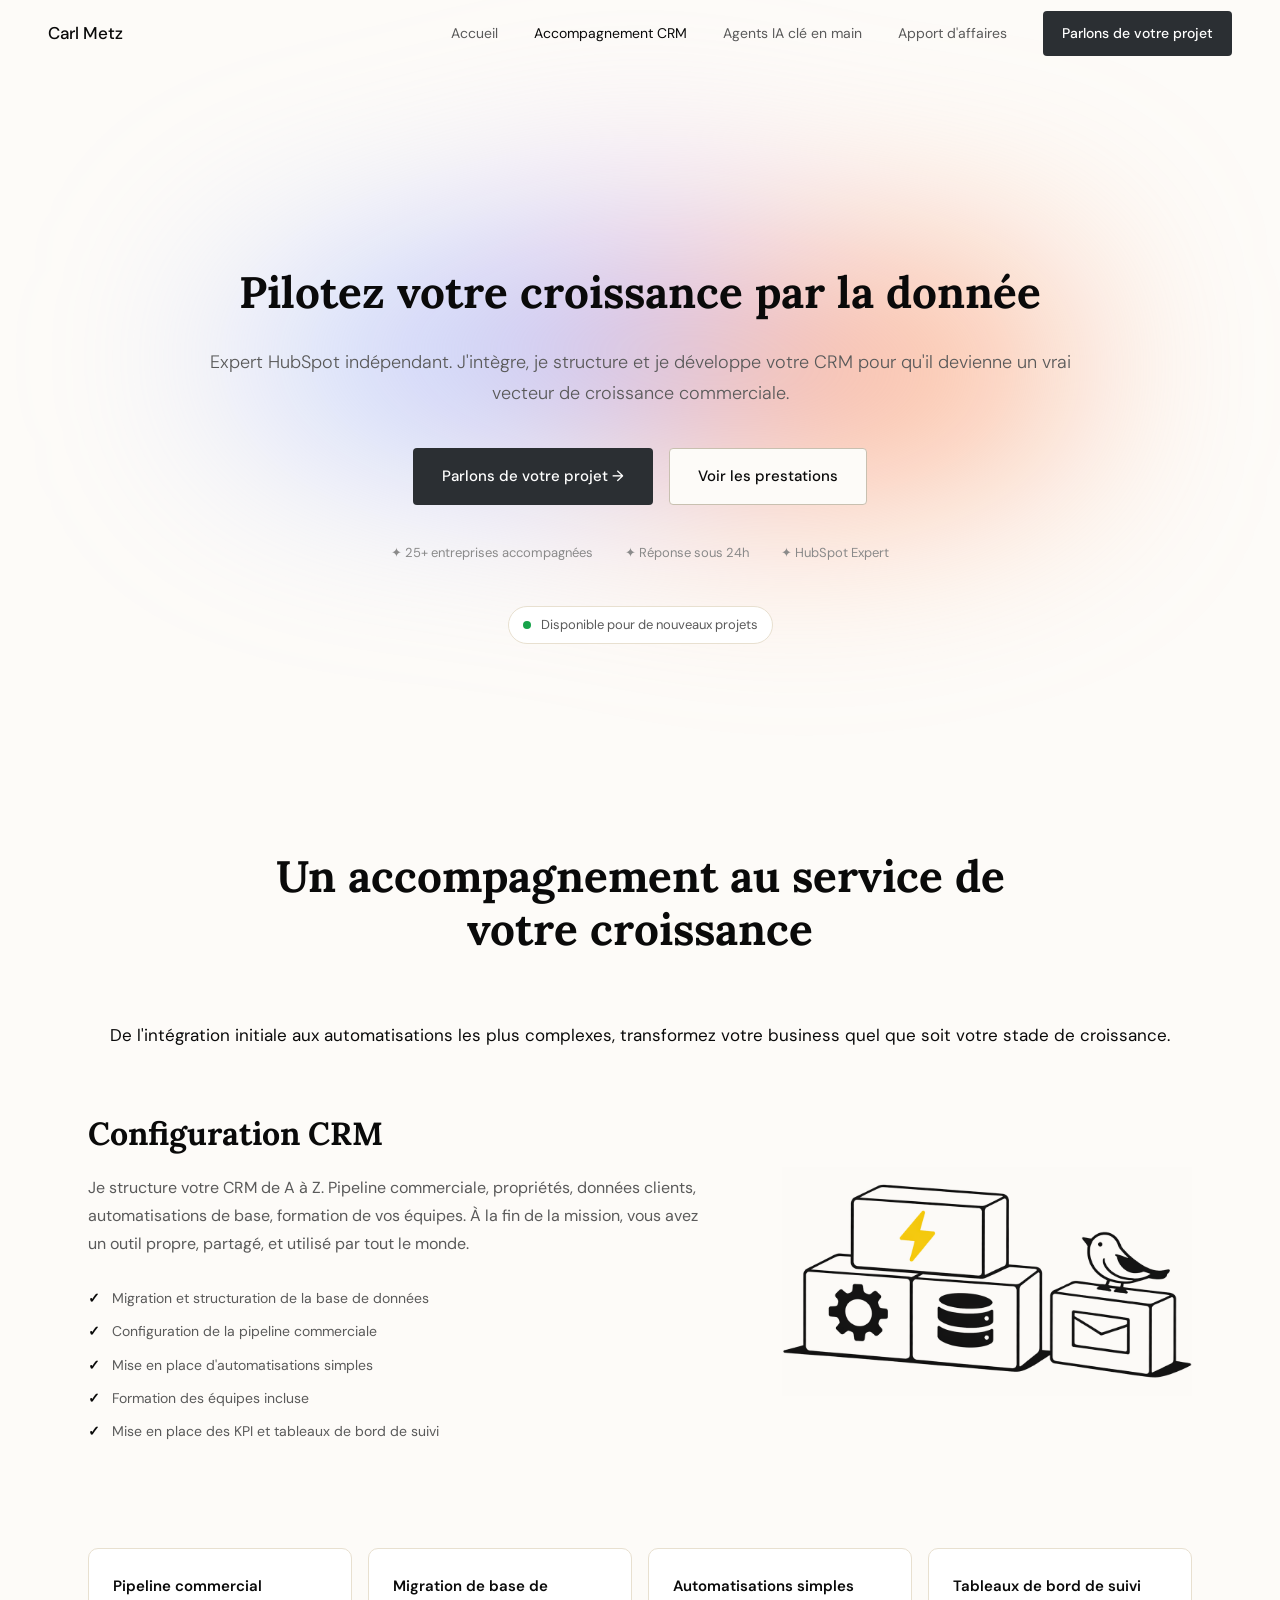
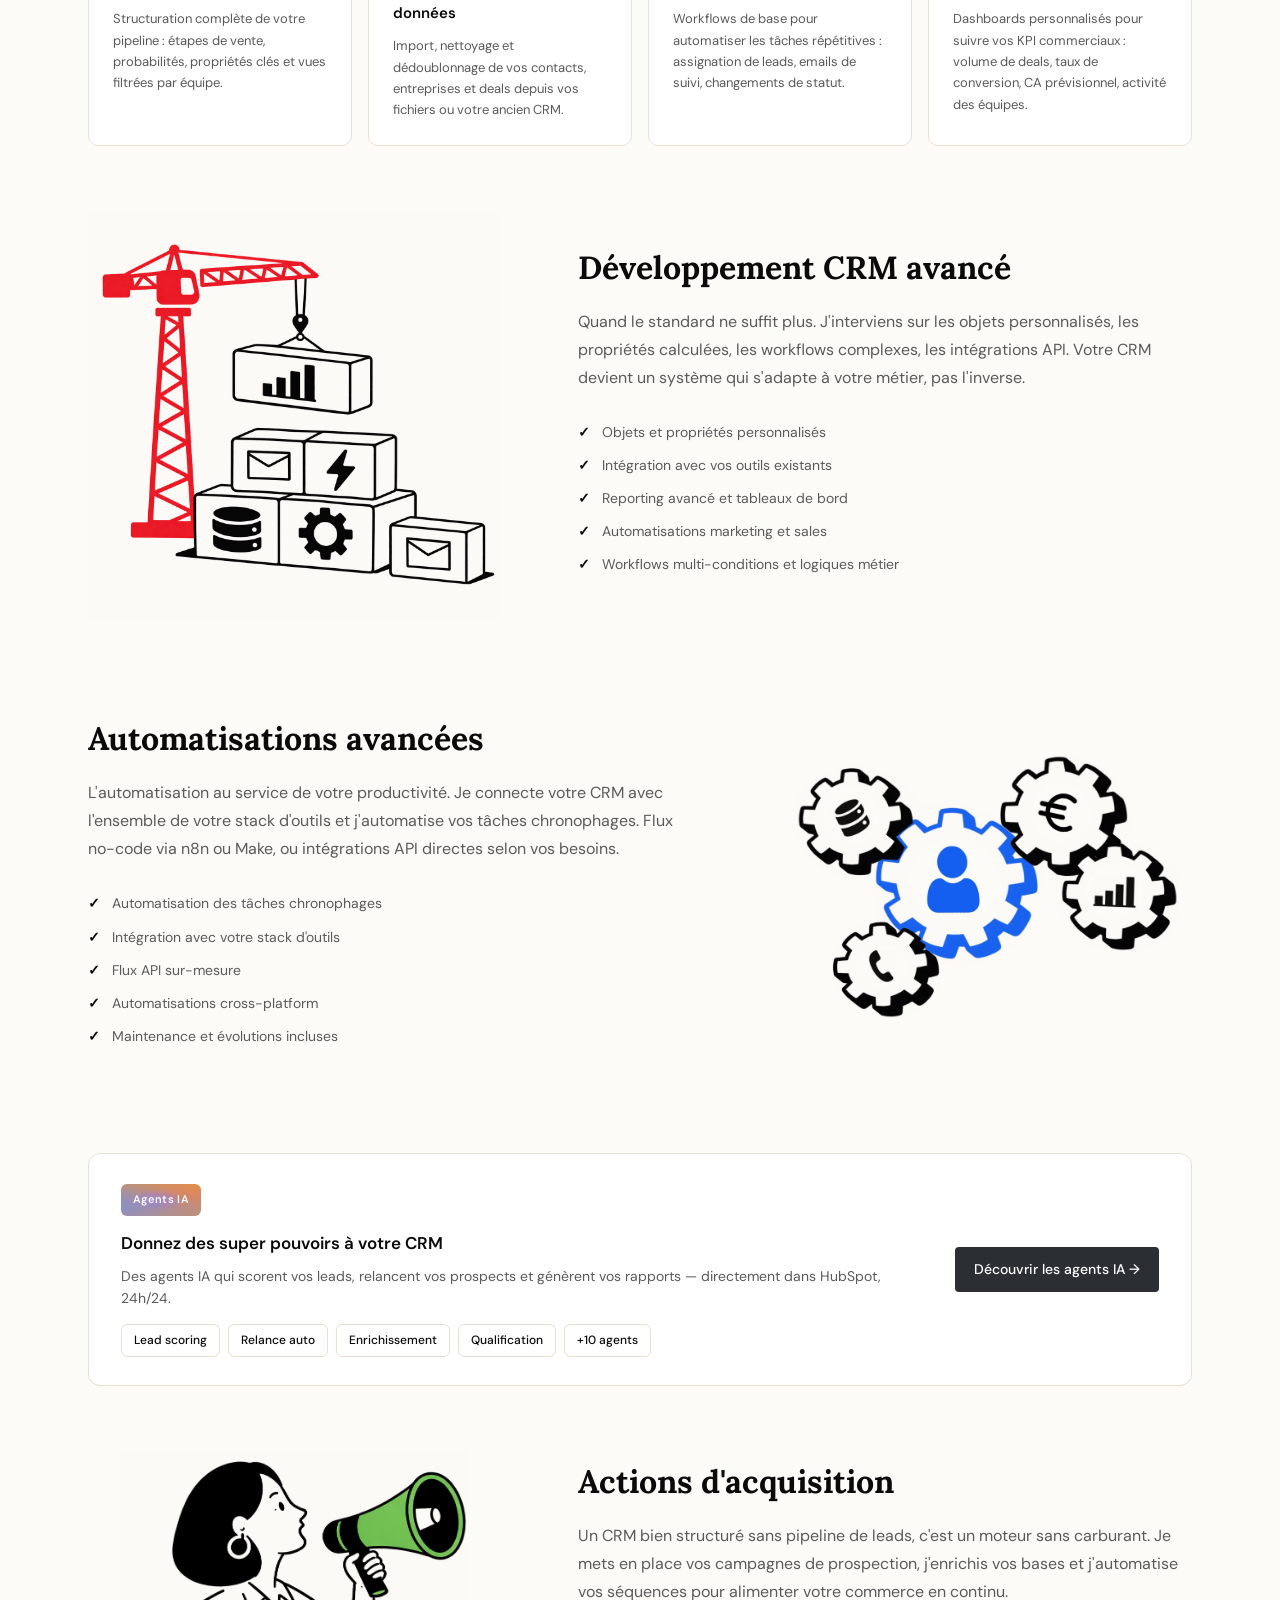
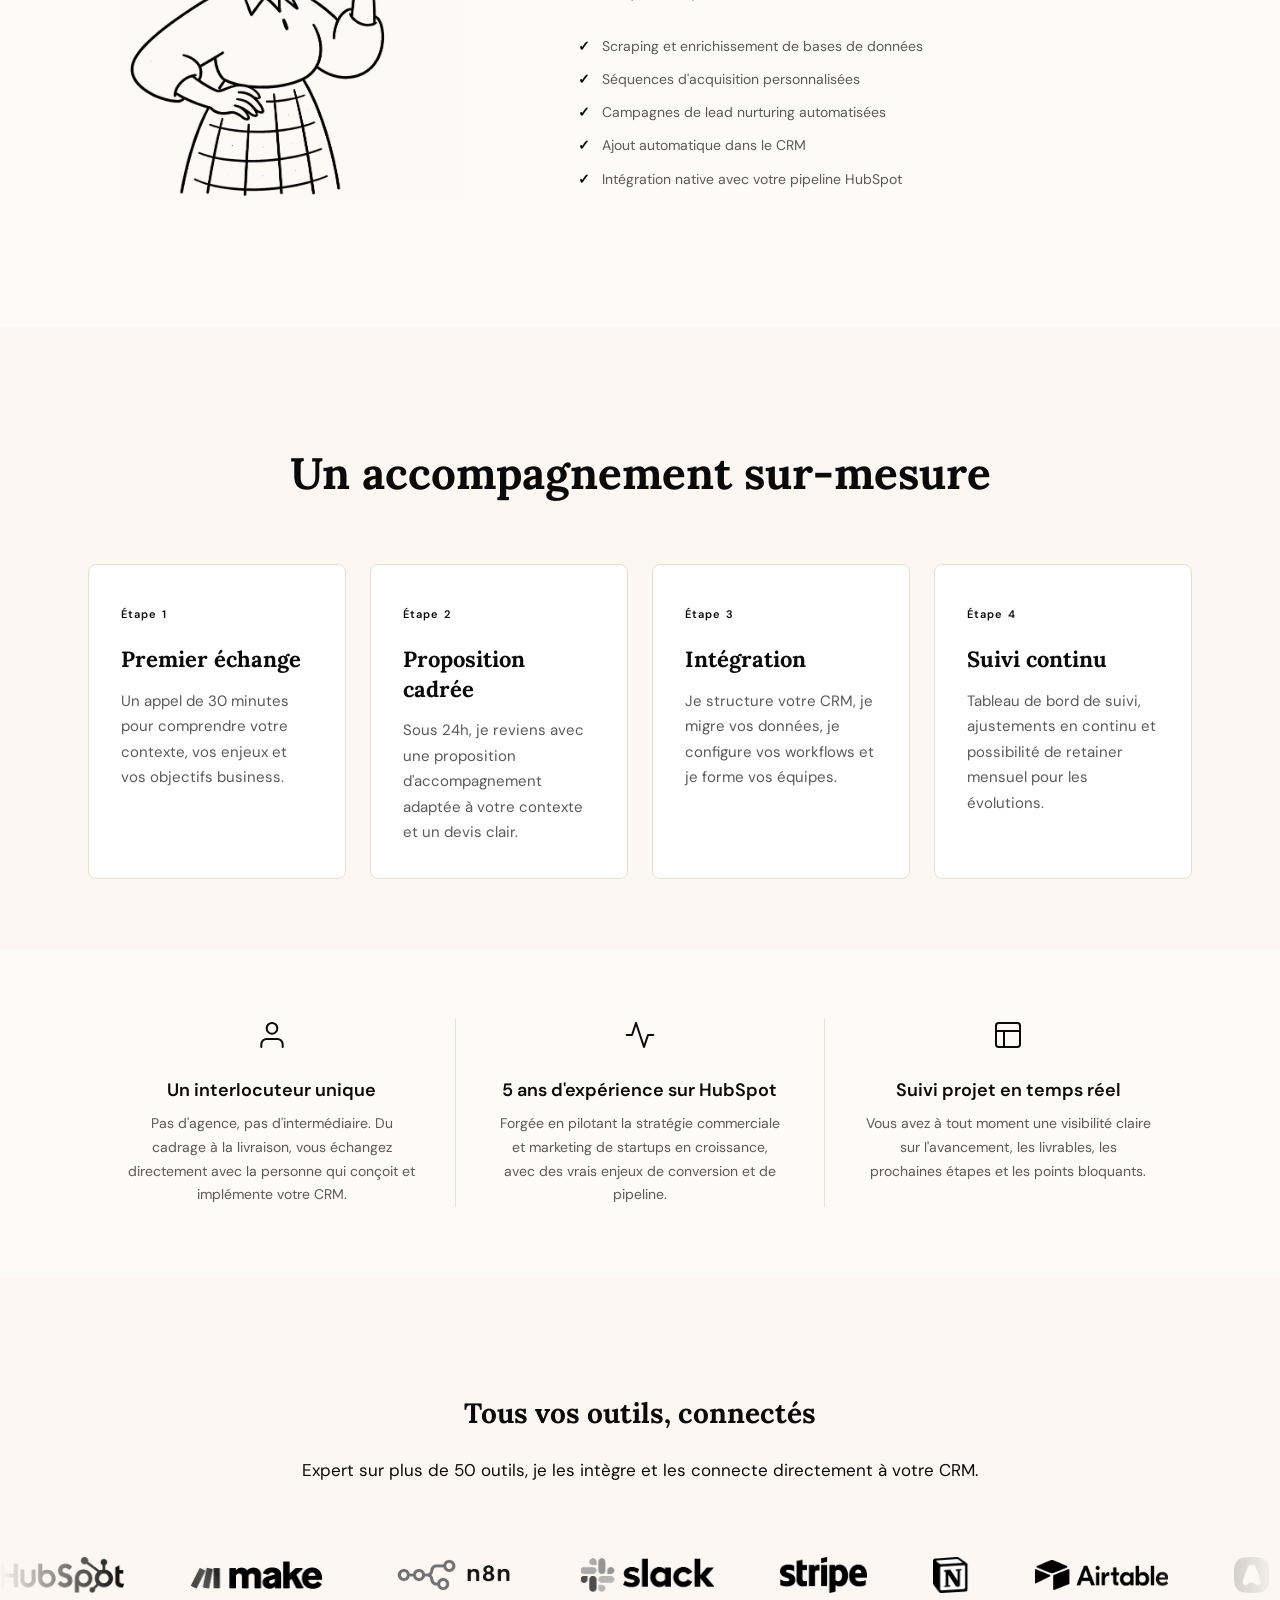
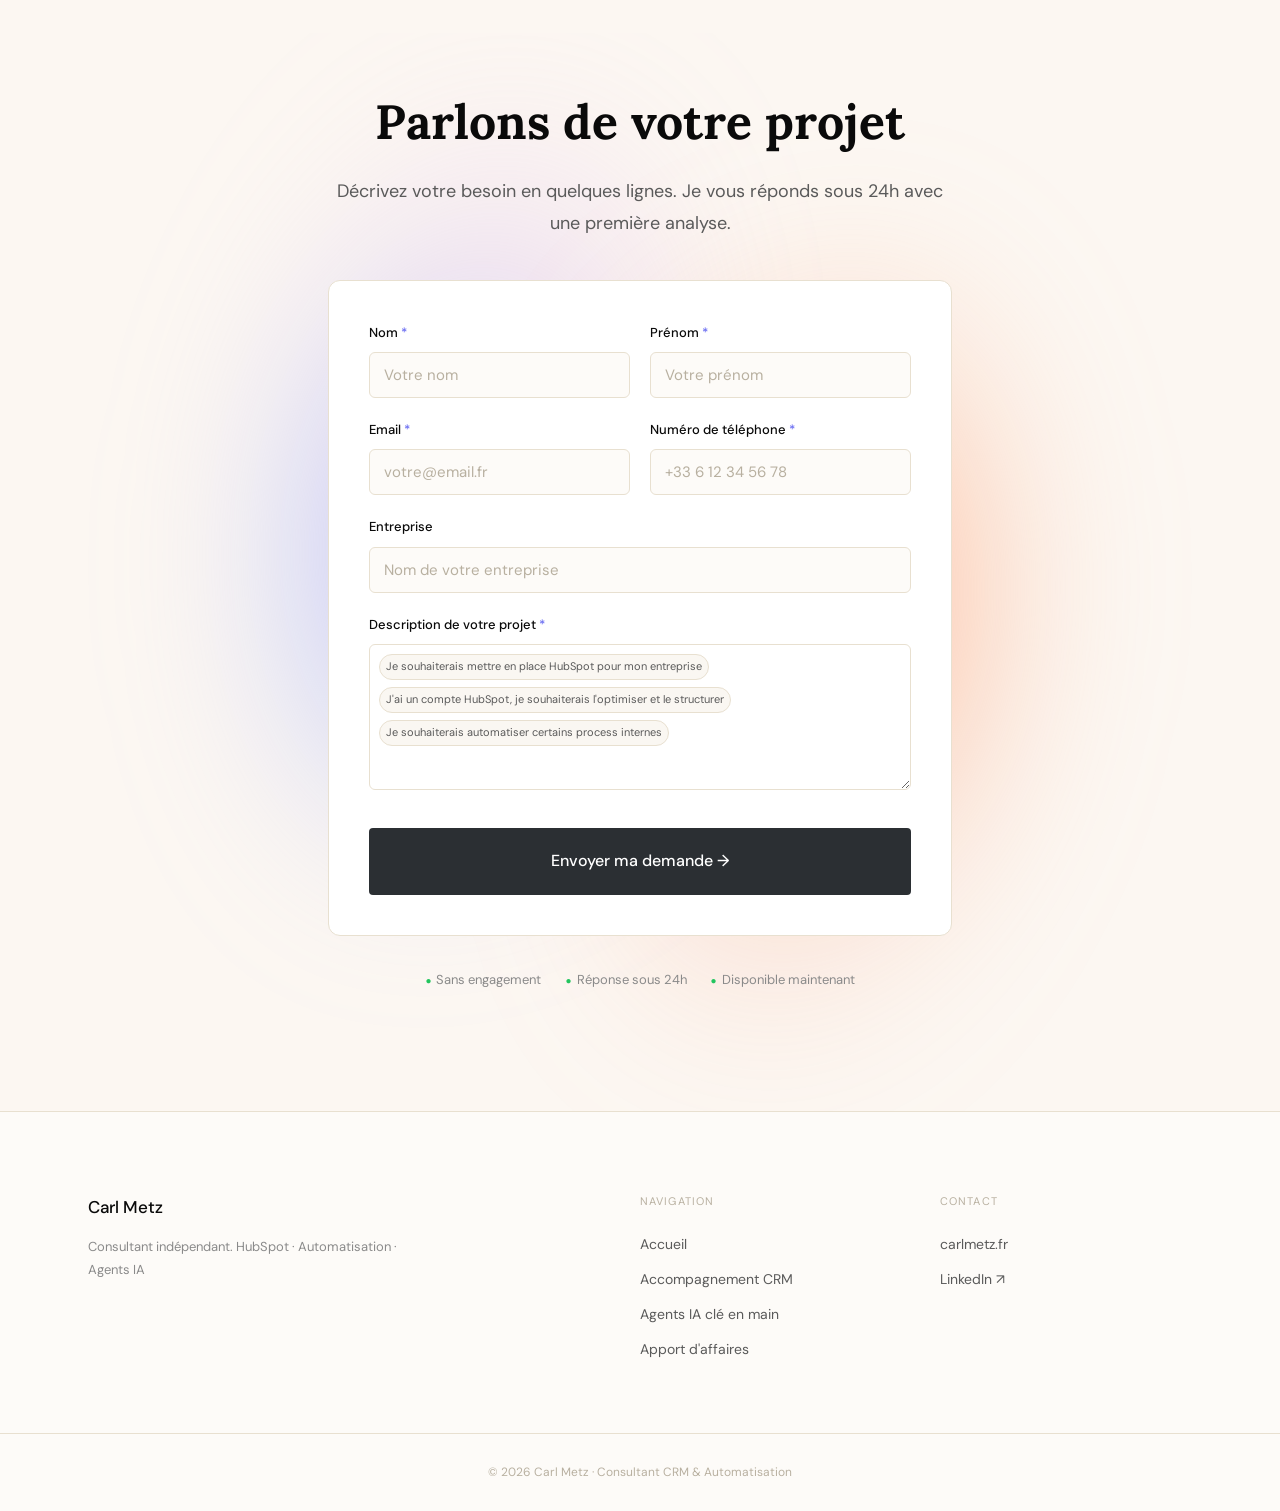
<file: accompagnement-crm/index.html>
<!DOCTYPE html>
<html lang="fr">
<head>
  <meta charset="UTF-8">
  <title>Accompagnement CRM HubSpot, Carl Metz</title>
  <meta name="description" content="Expert HubSpot indépendant. J'intègre, je structure et je développe votre CRM pour qu'il devienne un vrai vecteur de croissance. Réponse sous 24h.">
  <meta name="viewport" content="width=device-width, initial-scale=1">
  <link rel="icon" type="image/png" href="../Asset/favicon/favicon 162.png">
  <link rel="apple-touch-icon" href="../Asset/favicon/favicon 162.png">
  <link rel="canonical" href="https://carlmetz.fr/accompagnement-crm">
  <meta property="og:title" content="Accompagnement CRM HubSpot, Carl Metz">
  <meta property="og:description" content="Expert HubSpot indépendant. J'intègre, je structure et je développe votre CRM pour qu'il devienne un vrai vecteur de croissance.">
  <meta property="og:image" content="https://carlmetz.fr/Asset/social/Social 1.png">
  <meta property="og:type" content="website">
  <meta property="og:url" content="https://carlmetz.fr/accompagnement-crm/">
  <meta property="og:locale" content="fr_FR">
  <meta property="og:site_name" content="Carl Metz">
  <meta name="twitter:card" content="summary_large_image">
  <meta name="twitter:title" content="Accompagnement CRM HubSpot — Carl Metz">
  <meta name="twitter:description" content="Expert HubSpot indépendant. J'intègre, je structure et je développe votre CRM pour qu'il devienne un vrai vecteur de croissance.">
  <meta name="twitter:image" content="https://carlmetz.fr/Asset/social/Social 1.png">
  <link rel="preconnect" href="https://fonts.googleapis.com">
  <link rel="preconnect" href="https://fonts.gstatic.com" crossorigin>
  <link href="https://fonts.googleapis.com/css2?family=Lora:ital,wght@0,400;0,700;1,400;1,700&family=DM+Sans:wght@300;400;500;600&display=swap" rel="stylesheet">
  <link rel="stylesheet" href="../style.css">
</head>
<body>

  <!-- HEADER -->
  <header id="header">
    <div class="header-inner">
      <a href="../" class="brand">Carl Metz</a>
      <nav class="nav-desktop">
        <a href="../">Accueil</a>
        <a href="../accompagnement-crm/" class="active">Accompagnement CRM</a>
        <a href="../#agents-ia">Agents IA clé en main</a>
        <a href="../apport-affaires/">Apport d'affaires</a>
        <a href="#contact" class="btn btn-primary btn-sm">Parlons de votre projet</a>
      </nav>
      <button class="nav-toggle" aria-label="Menu">
        <span></span><span></span><span></span>
      </button>
    </div>
    <div class="nav-mobile">
      <a href="../">Accueil</a>
      <a href="../accompagnement-crm/">Accompagnement CRM</a>
      <a href="../#agents-ia">Agents IA clé en main</a>
      <a href="../apport-affaires/">Apport d'affaires</a>
      <a href="#contact">Parlons de votre projet</a>
    </div>
  </header>

  <!-- HERO -->
  <section class="hero reveal">
    <div class="container hero-centered">
      <h1>Pilotez votre croissance par la donnée</h1>
      <p class="lede">Expert HubSpot indépendant. J'intègre, je structure et je développe votre CRM pour qu'il devienne un vrai vecteur de croissance commerciale.</p>
      <div class="hero-ctas" style="margin-bottom: 36px;">
        <a href="#contact" class="btn btn-primary">Parlons de votre projet →</a>
        <a href="#prestations" class="btn btn-outline">Voir les prestations</a>
      </div>
      <div class="badges" style="margin-bottom: 28px;">
        <span>✦ 25+ entreprises accompagnées</span>
        <span>✦ Réponse sous 24h</span>
        <span>✦ HubSpot Expert</span>
      </div>
      <div class="pill" style="margin-top: 14px;">
        <span class="pulse"></span>
        Disponible pour de nouveaux projets
      </div>
    </div>
  </section>

  <!-- PRESTATIONS DÉTAILLÉES -->
  <section id="prestations" class="section reveal">
    <div class="container">
      <div class="section-head">
        <h2 class="section-title centered">Un accompagnement au service de votre croissance</h2>
        <p class="lede centered">De l'intégration initiale aux automatisations les plus complexes, transformez votre business quel que soit votre stade de croissance.</p>
      </div>

      <div class="presta-block">
        <div class="presta-text">
          <h3>Configuration CRM</h3>
          <p>Je structure votre CRM de A à Z. Pipeline commerciale, propriétés, données clients, automatisations de base, formation de vos équipes. À la fin de la mission, vous avez un outil propre, partagé, et utilisé par tout le monde.</p>
          <ul class="checks">
            <li>Migration et structuration de la base de données</li>
            <li>Configuration de la pipeline commerciale</li>
            <li>Mise en place d'automatisations simples</li>
            <li>Formation des équipes incluse</li>
            <li>Mise en place des KPI et tableaux de bord de suivi</li>
          </ul>
        </div>
        <div class="presta-visual presta-visual--plain">
          <div class="visual-frame">
            <img src="../Asset/CRM Brique small V3.png" alt="Configuration HubSpot" class="presta-visual-img presta-visual-img--darken">
          </div>
        </div>
      </div>

      <div class="deliverables-grid">
        <div class="deliverable-card">
          <h4>Pipeline commercial</h4>
          <p>Structuration complète de votre pipeline : étapes de vente, probabilités, propriétés clés et vues filtrées par équipe.</p>
        </div>
        <div class="deliverable-card">
          <h4>Migration de base de données</h4>
          <p>Import, nettoyage et dédoublonnage de vos contacts, entreprises et deals depuis vos fichiers ou votre ancien CRM.</p>
        </div>
        <div class="deliverable-card">
          <h4>Automatisations simples</h4>
          <p>Workflows de base pour automatiser les tâches répétitives : assignation de leads, emails de suivi, changements de statut.</p>
        </div>
        <div class="deliverable-card">
          <h4>Tableaux de bord de suivi</h4>
          <p>Dashboards personnalisés pour suivre vos KPI commerciaux : volume de deals, taux de conversion, CA prévisionnel, activité des équipes.</p>
        </div>
      </div>

      <div class="presta-block reverse">
        <div class="presta-text">
          <h3>Développement CRM avancé</h3>
          <p>Quand le standard ne suffit plus. J'interviens sur les objets personnalisés, les propriétés calculées, les workflows complexes, les intégrations API. Votre CRM devient un système qui s'adapte à votre métier, pas l'inverse.</p>
          <ul class="checks">
            <li>Objets et propriétés personnalisés</li>
            <li>Intégration avec vos outils existants</li>
            <li>Reporting avancé et tableaux de bord</li>
            <li>Automatisations marketing et sales</li>
            <li>Workflows multi-conditions et logiques métier</li>
          </ul>
        </div>
        <div class="presta-visual presta-visual--plain">
          <div class="visual-frame">
            <img src="../Asset/CRM Grue 3.png" alt="Développement CRM avancé" class="presta-visual-img presta-visual-img--darken">
          </div>
        </div>
      </div>

      <div class="presta-block">
        <div class="presta-text">
          <h3>Automatisations avancées</h3>
          <p>L'automatisation au service de votre productivité. Je connecte votre CRM avec l'ensemble de votre stack d'outils et j'automatise vos tâches chronophages. Flux no-code via n8n ou Make, ou intégrations API directes selon vos besoins.</p>
          <ul class="checks">
            <li>Automatisation des tâches chronophages</li>
            <li>Intégration avec votre stack d'outils</li>
            <li>Flux API sur-mesure</li>
            <li>Automatisations cross-platform</li>
            <li>Maintenance et évolutions incluses</li>
          </ul>
        </div>
        <div class="presta-visual presta-visual--plain">
          <div class="visual-frame">
            <img src="../Asset/Engrenage 2.jpg" alt="Automatisations avancées" class="presta-visual-img presta-visual-img--darken" style="width: 93%;">
          </div>
        </div>
      </div>

      <!-- BLOC IA SUPERPOWER -->
      <div class="superpower-block">
        <div class="superpower-left">
          <span class="superpower-badge">Agents IA</span>
          <h4>Donnez des super pouvoirs à votre CRM</h4>
          <p>Des agents IA qui scorent vos leads, relancent vos prospects et génèrent vos rapports — directement dans HubSpot, 24h/24.</p>
          <div class="superpower-tags">
            <span class="superpower-tag">Lead scoring</span>
            <span class="superpower-tag">Relance auto</span>
            <span class="superpower-tag">Enrichissement</span>
            <span class="superpower-tag">Qualification</span>
            <span class="superpower-tag">+10 agents</span>
          </div>
        </div>
        <a href="../#agents-ia" class="btn btn-primary btn-sm">Découvrir les agents IA →</a>
      </div>

      <div class="presta-block reverse">
        <div class="presta-text">
          <h3>Actions d'acquisition</h3>
          <p>Un CRM bien structuré sans pipeline de leads, c'est un moteur sans carburant. Je mets en place vos campagnes de prospection, j'enrichis vos bases et j'automatise vos séquences pour alimenter votre commerce en continu.</p>
          <ul class="checks">
            <li>Scraping et enrichissement de bases de données</li>
            <li>Séquences d'acquisition personnalisées</li>
            <li>Campagnes de lead nurturing automatisées</li>
            <li>Ajout automatique dans le CRM</li>
            <li>Intégration native avec votre pipeline HubSpot</li>
          </ul>
        </div>
        <div class="presta-visual presta-visual--plain">
          <div class="visual-frame">
            <img src="../Asset/Megaphone.jpg" alt="Actions d'acquisition" class="presta-visual-img presta-visual-img--darken" style="width: 85%;">
          </div>
        </div>
      </div>
    </div>
  </section>

  <!-- PROCESS -->
  <section class="section section-alt reveal" style="padding-bottom: 70px;">
    <div class="container">
      <div class="section-head">
        <h2 class="section-title centered">Un accompagnement sur-mesure</h2>
      </div>
      <div class="grid-4">
        <div class="card">
          <span class="card-number">Étape 1</span>
          <h3>Premier échange</h3>
          <p>Un appel de 30 minutes pour comprendre votre contexte, vos enjeux et vos objectifs business.</p>
        </div>
        <div class="card">
          <span class="card-number">Étape 2</span>
          <h3>Proposition cadrée</h3>
          <p>Sous 24h, je reviens avec une proposition d'accompagnement adaptée à votre contexte et un devis clair.</p>
        </div>
        <div class="card">
          <span class="card-number">Étape 3</span>
          <h3>Intégration</h3>
          <p>Je structure votre CRM, je migre vos données, je configure vos workflows et je forme vos équipes.</p>
        </div>
        <div class="card">
          <span class="card-number">Étape 4</span>
          <h3>Suivi continu</h3>
          <p>Tableau de bord de suivi, ajustements en continu et possibilité de retainer mensuel pour les évolutions.</p>
        </div>
      </div>
    </div>
  </section>

  <!-- POURQUOI MOI -->
  <section class="section reveal" style="padding-top: 70px; padding-bottom: 70px;">
    <div class="container">
      <div class="pillars">
        <div class="pillar">
          <svg class="pillar-icon" viewBox="0 0 24 24" fill="none" stroke="currentColor" stroke-width="1.5" stroke-linecap="round" stroke-linejoin="round"><path d="M20 21v-2a4 4 0 0 0-4-4H8a4 4 0 0 0-4 4v2"/><circle cx="12" cy="7" r="4"/></svg>
          <h3>Un interlocuteur unique</h3>
          <p>Pas d'agence, pas d'intermédiaire. Du cadrage à la livraison, vous échangez directement avec la personne qui conçoit et implémente votre CRM.</p>
        </div>
        <div class="pillar-sep"></div>
        <div class="pillar">
          <svg class="pillar-icon" viewBox="0 0 24 24" fill="none" stroke="currentColor" stroke-width="1.5" stroke-linecap="round" stroke-linejoin="round"><polyline points="22 12 18 12 15 21 9 3 6 12 2 12"/></svg>
          <h3>5 ans d'expérience sur HubSpot</h3>
          <p>Forgée en pilotant la stratégie commerciale et marketing de startups en croissance, avec des vrais enjeux de conversion et de pipeline.</p>
        </div>
        <div class="pillar-sep"></div>
        <div class="pillar">
          <svg class="pillar-icon" viewBox="0 0 24 24" fill="none" stroke="currentColor" stroke-width="1.5" stroke-linecap="round" stroke-linejoin="round"><rect x="3" y="3" width="18" height="18" rx="2" ry="2"/><line x1="3" y1="9" x2="21" y2="9"/><line x1="9" y1="21" x2="9" y2="9"/></svg>
          <h3>Suivi projet en temps réel</h3>
          <p>Vous avez à tout moment une visibilité claire sur l'avancement, les livrables, les prochaines étapes et les points bloquants.</p>
        </div>
      </div>
    </div>
  </section>

  <!-- STACK TECHNIQUE -->
  <section class="section section-alt reveal" style="padding-bottom: 40px;">
    <div class="container center">
      <h2 class="section-title centered" style="margin-bottom: 24px; font-size: 28px;">Tous vos outils, connectés</h2>
      <p class="lede centered" style="margin-bottom: 72px;">Expert sur plus de 50 outils, je les intègre et les connecte directement à votre CRM.</p>
    </div>
    <div class="tools-marquee">
        <div class="tools-track">
          <img src="../Asset/Tools/Hubspot.png" alt="HubSpot">
          <img src="../Asset/Tools/Make.png" alt="Make">
          <img src="../Asset/Tools/N8N.png" alt="n8n">
          <img src="../Asset/Tools/Slack.png" alt="Slack">
          <img src="../Asset/Tools/Stripe.png" alt="Stripe">
          <img src="../Asset/Tools/Notion.png" alt="Notion">
          <img src="../Asset/Tools/Airtable.png" alt="Airtable">
          <img src="../Asset/Tools/Aircall.png" alt="Aircall">
          <img src="../Asset/Tools/Pennylane.png" alt="Pennylane">
          <img src="../Asset/Tools/Bubble.png" alt="Bubble">
          <img src="../Asset/Tools/Wrike.png" alt="Wrike">
          <!-- Duplicated for infinite loop -->
          <img src="../Asset/Tools/Hubspot.png" alt="HubSpot" aria-hidden="true">
          <img src="../Asset/Tools/Make.png" alt="Make" aria-hidden="true">
          <img src="../Asset/Tools/N8N.png" alt="n8n" aria-hidden="true">
          <img src="../Asset/Tools/Slack.png" alt="Slack" aria-hidden="true">
          <img src="../Asset/Tools/Stripe.png" alt="Stripe" aria-hidden="true">
          <img src="../Asset/Tools/Notion.png" alt="Notion" aria-hidden="true">
          <img src="../Asset/Tools/Airtable.png" alt="Airtable" aria-hidden="true">
          <img src="../Asset/Tools/Aircall.png" alt="Aircall" aria-hidden="true">
          <img src="../Asset/Tools/Pennylane.png" alt="Pennylane" aria-hidden="true">
          <img src="../Asset/Tools/Bubble.png" alt="Bubble" aria-hidden="true">
          <img src="../Asset/Tools/Wrike.png" alt="Wrike" aria-hidden="true">
        </div>
      </div>
  </section>

  <!-- CTA FINAL (loaded from component) -->
  <div data-component="contact-section"></div>

  <!-- FOOTER -->
  <footer>
    <div class="container footer-grid">
      <div>
        <div class="brand">Carl Metz</div>
        <p class="footer-tag">Consultant indépendant. HubSpot · Automatisation · Agents IA</p>
      </div>
      <div>
        <p class="footer-head">Navigation</p>
        <ul>
          <li><a href="../">Accueil</a></li>
          <li><a href="../accompagnement-crm/">Accompagnement CRM</a></li>
          <li><a href="../#agents-ia">Agents IA clé en main</a></li>
          <li><a href="../apport-affaires/">Apport d'affaires</a></li>
        </ul>
      </div>
      <div>
        <p class="footer-head">Contact</p>
        <ul>
          <li>carlmetz.fr</li>
          <li><a href="https://linkedin.com/in/carl-metz" target="_blank" rel="noopener">LinkedIn ↗</a></li>
        </ul>
      </div>
    </div>
    <div class="footer-bottom">© 2026 Carl Metz · Consultant CRM & Automatisation</div>
  </footer>

  <script src="../components/loader.js"></script>
  <script src="../script.js"></script>
  <!-- Start of HubSpot Embed Code -->
  <script type="text/javascript" id="hs-script-loader" async defer src="//js-eu1.hs-scripts.com/143326191.js"></script>
  <!-- End of HubSpot Embed Code -->
</body>
</html>
</file>
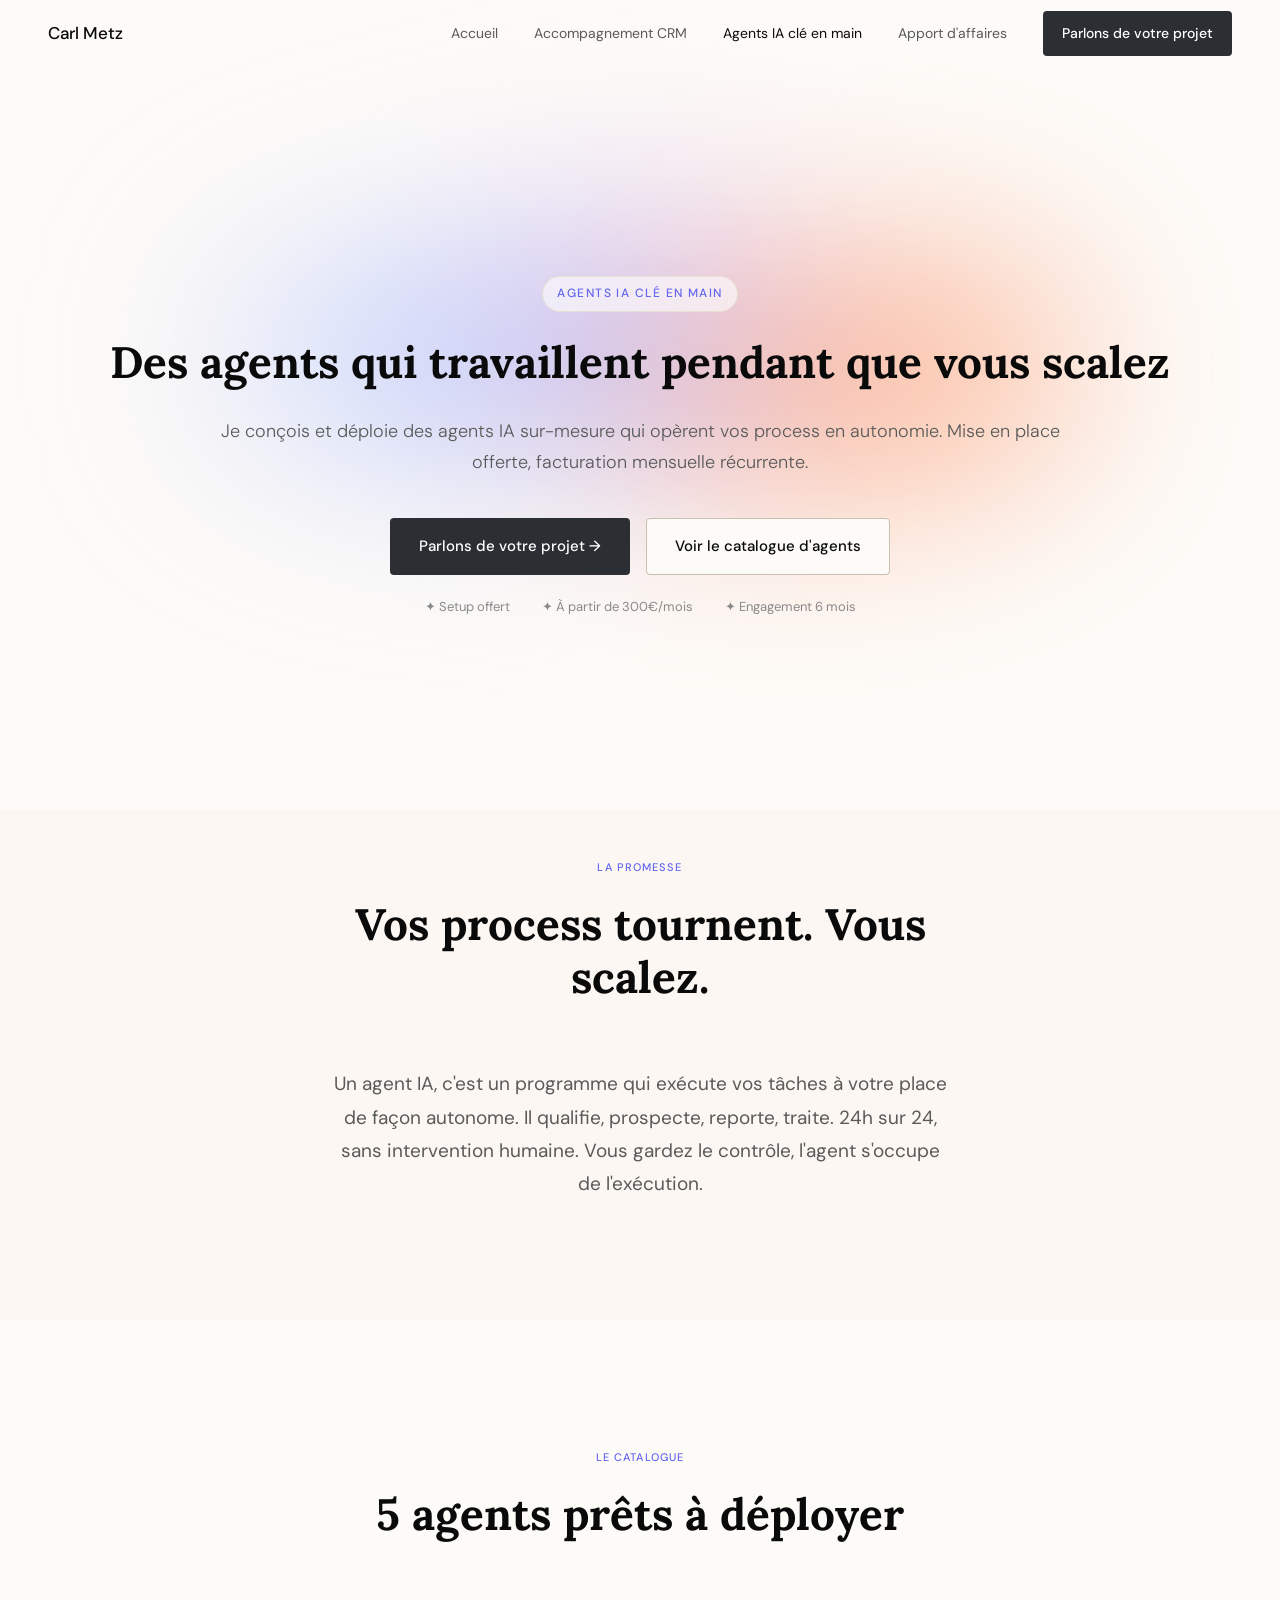
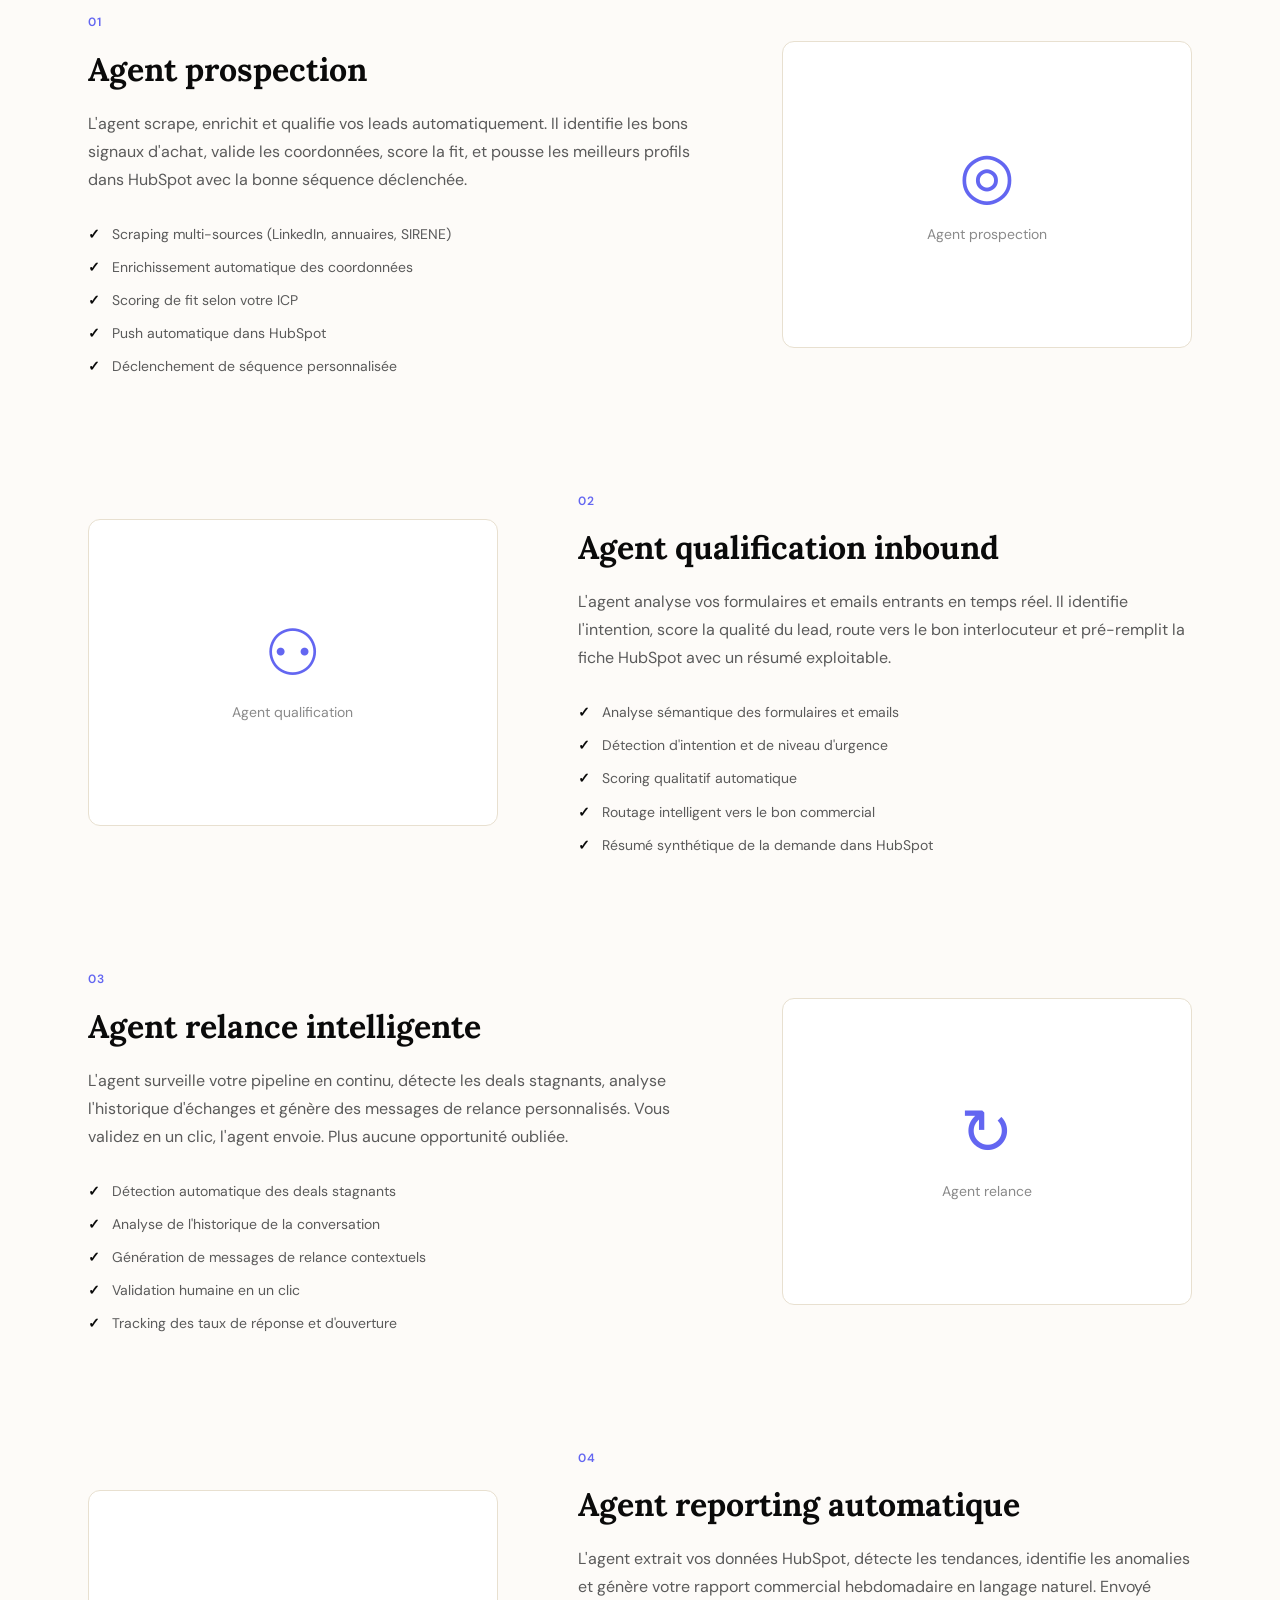
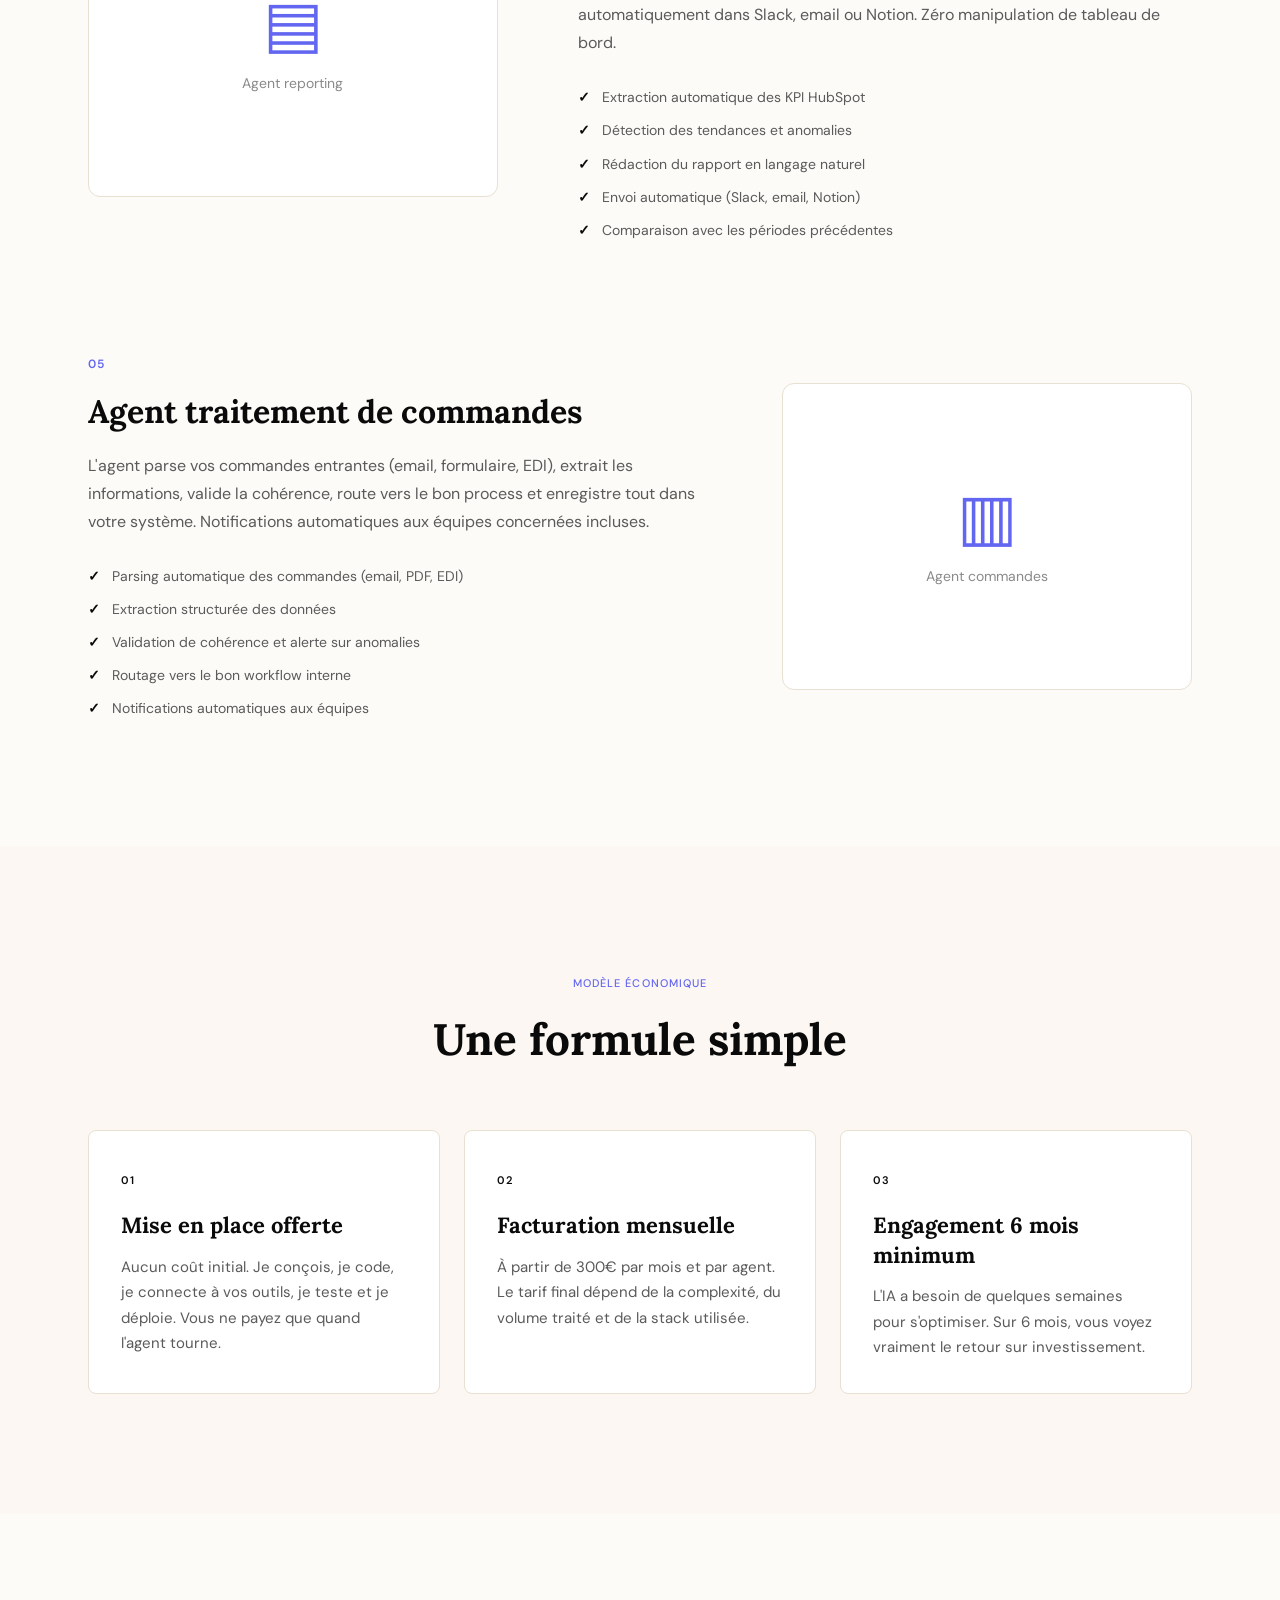
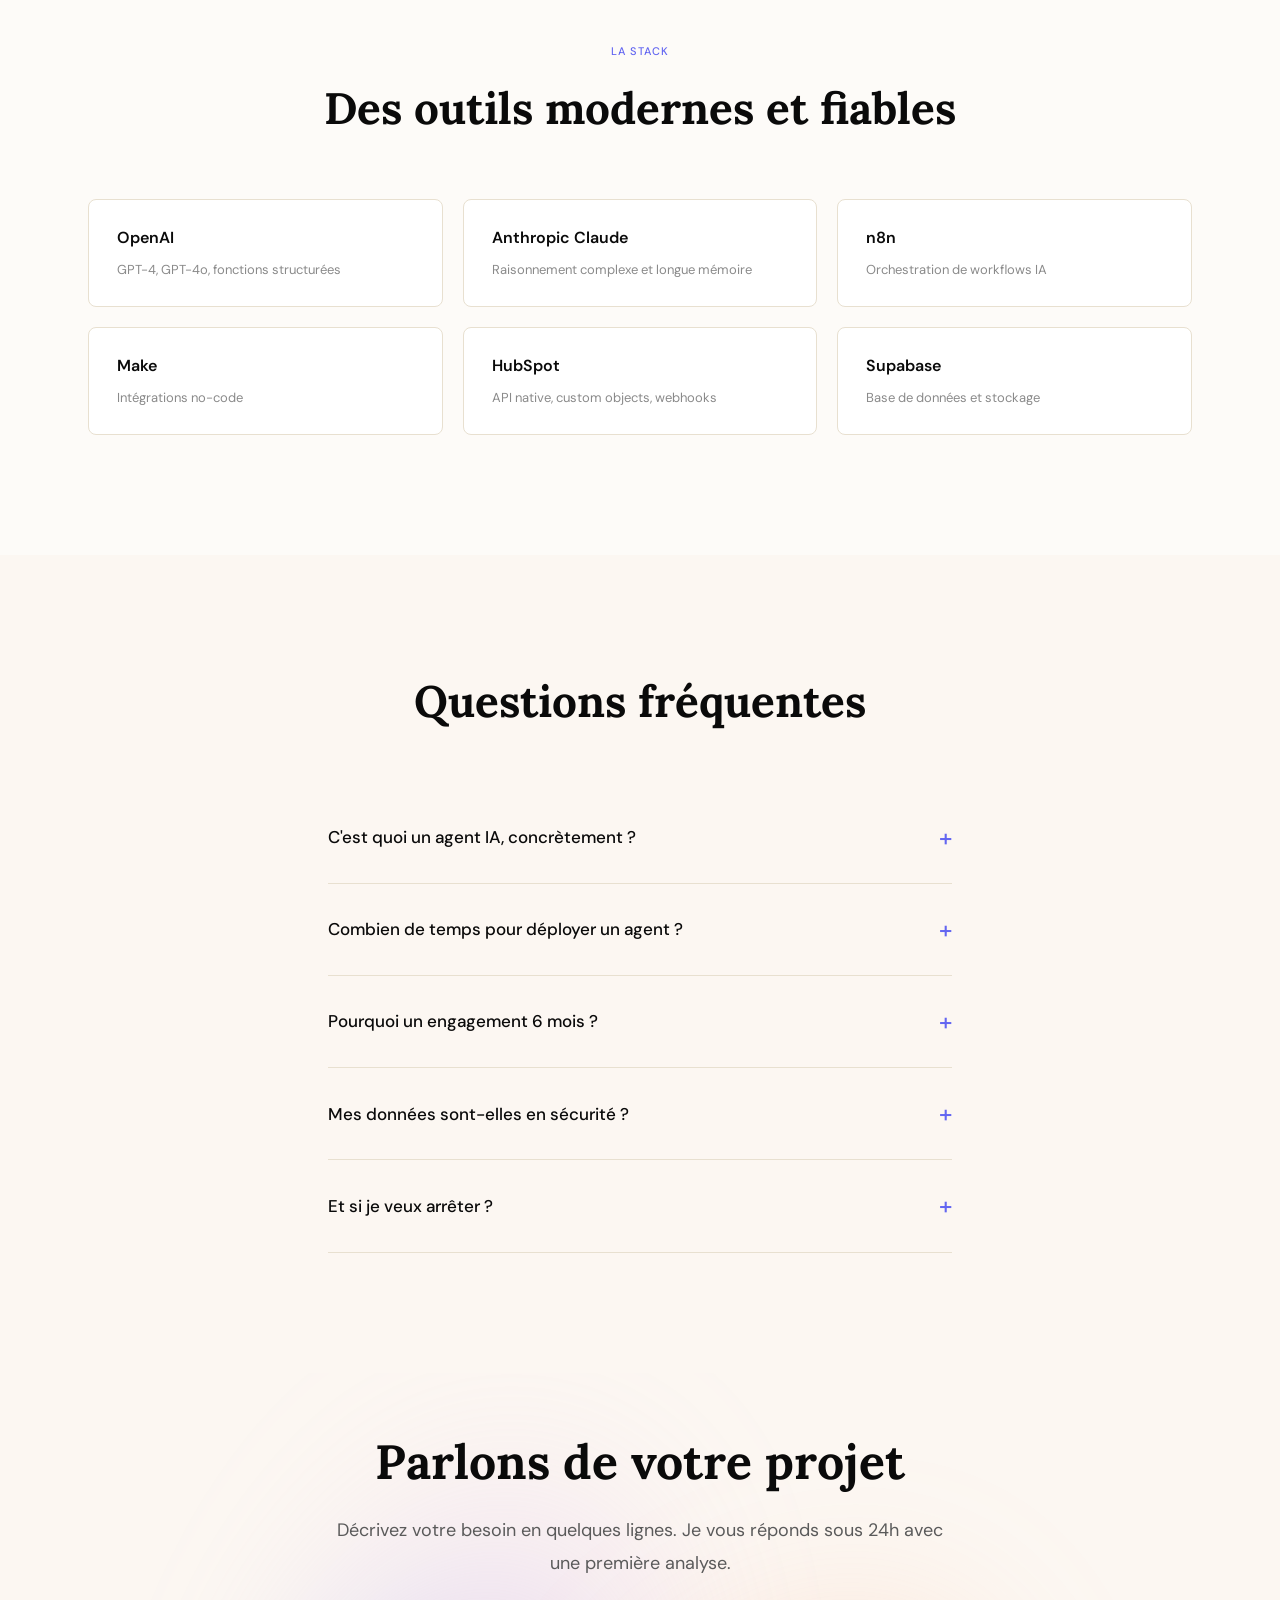
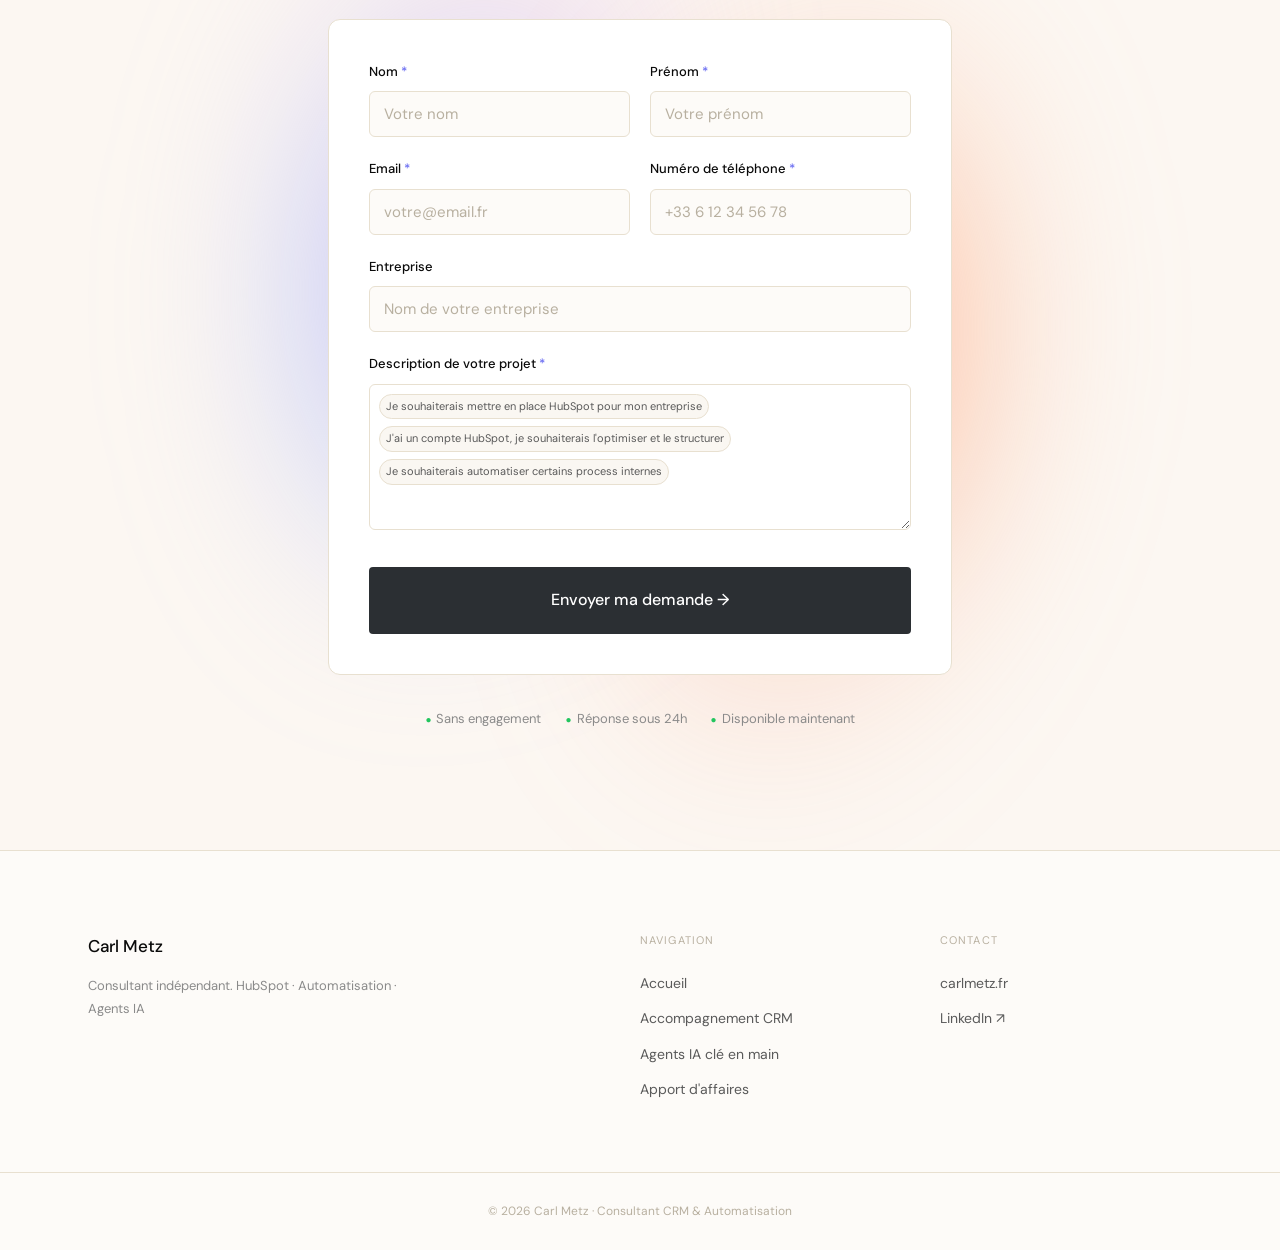
<file: agents-ia/index.html>
<!DOCTYPE html>
<html lang="fr">
<head>
  <meta charset="UTF-8">
  <title>Agents IA clé en main, Carl Metz</title>
  <meta name="description" content="Je conçois et déploie des agents IA sur-mesure qui opèrent vos process en autonomie. Prospection, qualification, reporting, traitement de commandes. 24h/24.">
  <meta name="viewport" content="width=device-width, initial-scale=1">
  <link rel="icon" type="image/png" href="../Asset/favicon/favicon 162.png">
  <link rel="apple-touch-icon" href="../Asset/favicon/favicon 162.png">
  <link rel="canonical" href="https://carlmetz.fr/agents-ia">
  <meta property="og:title" content="Agents IA clé en main, Carl Metz">
  <meta property="og:description" content="Des agents IA qui travaillent pour vous en continu. Mise en place offerte, facturation mensuelle.">
  <meta property="og:image" content="https://carlmetz.fr/Asset/social/Social 1.png">
  <meta property="og:type" content="website">
  <meta property="og:url" content="https://carlmetz.fr/agents-ia/">
  <meta property="og:locale" content="fr_FR">
  <meta property="og:site_name" content="Carl Metz">
  <meta name="twitter:card" content="summary_large_image">
  <meta name="twitter:title" content="Agents IA clé en main — Carl Metz">
  <meta name="twitter:description" content="Des agents IA qui travaillent pour vous en continu. Mise en place offerte, facturation mensuelle.">
  <meta name="twitter:image" content="https://carlmetz.fr/Asset/social/Social 1.png">
  <link rel="preconnect" href="https://fonts.googleapis.com">
  <link rel="preconnect" href="https://fonts.gstatic.com" crossorigin>
  <link href="https://fonts.googleapis.com/css2?family=Lora:ital,wght@0,400;0,700;1,400;1,700&family=DM+Sans:wght@300;400;500;600&display=swap" rel="stylesheet">
  <link rel="stylesheet" href="../style.css">
</head>
<body>

  <!-- HEADER -->
  <header id="header">
    <div class="header-inner">
      <a href="../" class="brand">Carl Metz</a>
      <nav class="nav-desktop">
        <a href="../">Accueil</a>
        <a href="../accompagnement-crm/">Accompagnement CRM</a>
        <a href="../agents-ia/" class="active">Agents IA clé en main</a>
        <a href="../apport-affaires/">Apport d'affaires</a>
        <a href="#contact" class="btn btn-primary btn-sm">Parlons de votre projet</a>
      </nav>
      <button class="nav-toggle" aria-label="Menu">
        <span></span><span></span><span></span>
      </button>
    </div>
    <div class="nav-mobile">
      <a href="../">Accueil</a>
      <a href="../accompagnement-crm/">Accompagnement CRM</a>
      <a href="../#agents-ia">Agents IA clé en main</a>
      <a href="../apport-affaires/">Apport d'affaires</a>
      <a href="#contact">Parlons de votre projet</a>
    </div>
  </header>

  <!-- HERO -->
  <section class="hero reveal">
    <div class="container hero-centered">
      <span class="page-eyebrow">Agents IA clé en main</span>
      <h1>Des agents qui travaillent pendant que vous scalez</h1>
      <p class="lede">Je conçois et déploie des agents IA sur-mesure qui opèrent vos process en autonomie. Mise en place offerte, facturation mensuelle récurrente.</p>
      <div class="hero-ctas">
        <a href="#contact" class="btn btn-primary">Parlons de votre projet →</a>
        <a href="#agents" class="btn btn-outline">Voir le catalogue d'agents</a>
      </div>
      <div class="badges">
        <span>✦ Setup offert</span>
        <span>✦ À partir de 300€/mois</span>
        <span>✦ Engagement 6 mois</span>
      </div>
    </div>
  </section>

  <!-- INTRO PROMESSE -->
  <section class="section section-alt reveal">
    <div class="container narrow center">
      <span class="label">La promesse</span>
      <h2 class="section-title centered">Vos process tournent. Vous scalez.</h2>
      <p class="big-intro">Un agent IA, c'est un programme qui exécute vos tâches à votre place de façon autonome. Il qualifie, prospecte, reporte, traite. 24h sur 24, sans intervention humaine. Vous gardez le contrôle, l'agent s'occupe de l'exécution.</p>
    </div>
  </section>

  <!-- AGENTS DISPONIBLES -->
  <section id="agents" class="section reveal">
    <div class="container">
      <div class="section-head">
        <span class="label">Le catalogue</span>
        <h2 class="section-title centered">5 agents prêts à déployer</h2>
      </div>

      <div class="presta-block">
        <div class="presta-text">
          <span class="presta-num">01</span>
          <h3>Agent prospection</h3>
          <p>L'agent scrape, enrichit et qualifie vos leads automatiquement. Il identifie les bons signaux d'achat, valide les coordonnées, score la fit, et pousse les meilleurs profils dans HubSpot avec la bonne séquence déclenchée.</p>
          <ul class="checks">
            <li>Scraping multi-sources (LinkedIn, annuaires, SIRENE)</li>
            <li>Enrichissement automatique des coordonnées</li>
            <li>Scoring de fit selon votre ICP</li>
            <li>Push automatique dans HubSpot</li>
            <li>Déclenchement de séquence personnalisée</li>
          </ul>
        </div>
        <div class="presta-visual">
          <div class="visual-frame">
            <span class="visual-icon">◎</span>
            <span class="visual-label">Agent prospection</span>
          </div>
        </div>
      </div>

      <div class="presta-block reverse">
        <div class="presta-text">
          <span class="presta-num">02</span>
          <h3>Agent qualification inbound</h3>
          <p>L'agent analyse vos formulaires et emails entrants en temps réel. Il identifie l'intention, score la qualité du lead, route vers le bon interlocuteur et pré-remplit la fiche HubSpot avec un résumé exploitable.</p>
          <ul class="checks">
            <li>Analyse sémantique des formulaires et emails</li>
            <li>Détection d'intention et de niveau d'urgence</li>
            <li>Scoring qualitatif automatique</li>
            <li>Routage intelligent vers le bon commercial</li>
            <li>Résumé synthétique de la demande dans HubSpot</li>
          </ul>
        </div>
        <div class="presta-visual">
          <div class="visual-frame">
            <span class="visual-icon">⚇</span>
            <span class="visual-label">Agent qualification</span>
          </div>
        </div>
      </div>

      <div class="presta-block">
        <div class="presta-text">
          <span class="presta-num">03</span>
          <h3>Agent relance intelligente</h3>
          <p>L'agent surveille votre pipeline en continu, détecte les deals stagnants, analyse l'historique d'échanges et génère des messages de relance personnalisés. Vous validez en un clic, l'agent envoie. Plus aucune opportunité oubliée.</p>
          <ul class="checks">
            <li>Détection automatique des deals stagnants</li>
            <li>Analyse de l'historique de la conversation</li>
            <li>Génération de messages de relance contextuels</li>
            <li>Validation humaine en un clic</li>
            <li>Tracking des taux de réponse et d'ouverture</li>
          </ul>
        </div>
        <div class="presta-visual">
          <div class="visual-frame">
            <span class="visual-icon">↻</span>
            <span class="visual-label">Agent relance</span>
          </div>
        </div>
      </div>

      <div class="presta-block reverse">
        <div class="presta-text">
          <span class="presta-num">04</span>
          <h3>Agent reporting automatique</h3>
          <p>L'agent extrait vos données HubSpot, détecte les tendances, identifie les anomalies et génère votre rapport commercial hebdomadaire en langage naturel. Envoyé automatiquement dans Slack, email ou Notion. Zéro manipulation de tableau de bord.</p>
          <ul class="checks">
            <li>Extraction automatique des KPI HubSpot</li>
            <li>Détection des tendances et anomalies</li>
            <li>Rédaction du rapport en langage naturel</li>
            <li>Envoi automatique (Slack, email, Notion)</li>
            <li>Comparaison avec les périodes précédentes</li>
          </ul>
        </div>
        <div class="presta-visual">
          <div class="visual-frame">
            <span class="visual-icon">▤</span>
            <span class="visual-label">Agent reporting</span>
          </div>
        </div>
      </div>

      <div class="presta-block">
        <div class="presta-text">
          <span class="presta-num">05</span>
          <h3>Agent traitement de commandes</h3>
          <p>L'agent parse vos commandes entrantes (email, formulaire, EDI), extrait les informations, valide la cohérence, route vers le bon process et enregistre tout dans votre système. Notifications automatiques aux équipes concernées incluses.</p>
          <ul class="checks">
            <li>Parsing automatique des commandes (email, PDF, EDI)</li>
            <li>Extraction structurée des données</li>
            <li>Validation de cohérence et alerte sur anomalies</li>
            <li>Routage vers le bon workflow interne</li>
            <li>Notifications automatiques aux équipes</li>
          </ul>
        </div>
        <div class="presta-visual">
          <div class="visual-frame">
            <span class="visual-icon">▥</span>
            <span class="visual-label">Agent commandes</span>
          </div>
        </div>
      </div>
    </div>
  </section>

  <!-- COMMENT ÇA MARCHE -->
  <section class="section section-alt reveal">
    <div class="container">
      <div class="section-head">
        <span class="label">Modèle économique</span>
        <h2 class="section-title centered">Une formule simple</h2>
      </div>
      <div class="grid-3">
        <div class="card">
          <span class="card-number">01</span>
          <h3>Mise en place offerte</h3>
          <p>Aucun coût initial. Je conçois, je code, je connecte à vos outils, je teste et je déploie. Vous ne payez que quand l'agent tourne.</p>
        </div>
        <div class="card">
          <span class="card-number">02</span>
          <h3>Facturation mensuelle</h3>
          <p>À partir de 300€ par mois et par agent. Le tarif final dépend de la complexité, du volume traité et de la stack utilisée.</p>
        </div>
        <div class="card">
          <span class="card-number">03</span>
          <h3>Engagement 6 mois minimum</h3>
          <p>L'IA a besoin de quelques semaines pour s'optimiser. Sur 6 mois, vous voyez vraiment le retour sur investissement.</p>
        </div>
      </div>
    </div>
  </section>

  <!-- STACK TECHNIQUE -->
  <section class="section reveal">
    <div class="container">
      <div class="section-head">
        <span class="label">La stack</span>
        <h2 class="section-title centered">Des outils modernes et fiables</h2>
      </div>
      <div class="stack-grid">
        <div class="stack-item"><strong>OpenAI</strong><span>GPT-4, GPT-4o, fonctions structurées</span></div>
        <div class="stack-item"><strong>Anthropic Claude</strong><span>Raisonnement complexe et longue mémoire</span></div>
        <div class="stack-item"><strong>n8n</strong><span>Orchestration de workflows IA</span></div>
        <div class="stack-item"><strong>Make</strong><span>Intégrations no-code</span></div>
        <div class="stack-item"><strong>HubSpot</strong><span>API native, custom objects, webhooks</span></div>
        <div class="stack-item"><strong>Supabase</strong><span>Base de données et stockage</span></div>
      </div>
    </div>
  </section>

  <!-- FAQ -->
  <section class="section section-alt reveal">
    <div class="container narrow">
      <h2 class="section-title centered">Questions fréquentes</h2>
      <div class="faq">
        <div class="faq-item">
          <button class="faq-q">C'est quoi un agent IA, concrètement ?<span class="faq-icon">+</span></button>
          <div class="faq-a"><p>C'est un programme qui exécute des tâches à votre place de façon autonome : qualifier des leads, traiter des emails, générer des rapports. Il tourne 24h/24 sans intervention humaine, mais vous gardez la main sur le paramétrage et les validations critiques.</p></div>
        </div>
        <div class="faq-item">
          <button class="faq-q">Combien de temps pour déployer un agent ?<span class="faq-icon">+</span></button>
          <div class="faq-a"><p>Entre 2 et 4 semaines selon la complexité. Cadrage, conception, intégration, tests, déploiement. Je suis transparent dès le début sur les jalons et les livrables.</p></div>
        </div>
        <div class="faq-item">
          <button class="faq-q">Pourquoi un engagement 6 mois ?<span class="faq-icon">+</span></button>
          <div class="faq-a"><p>Parce qu'un agent IA s'optimise dans le temps. Les premières semaines servent à calibrer, ajuster les prompts, affiner les règles. Sur 6 mois, vous voyez vraiment l'impact sur votre activité.</p></div>
        </div>
        <div class="faq-item">
          <button class="faq-q">Mes données sont-elles en sécurité ?<span class="faq-icon">+</span></button>
          <div class="faq-a"><p>Oui. J'utilise des fournisseurs IA conformes RGPD avec hébergement européen quand c'est possible. Les agents tournent sur votre infrastructure ou sur un environnement dédié, pas dans un pool partagé.</p></div>
        </div>
        <div class="faq-item">
          <button class="faq-q">Et si je veux arrêter ?<span class="faq-icon">+</span></button>
          <div class="faq-a"><p>Au terme de l'engagement, vous arrêtez sans frais. Si l'agent a été conçu sur votre infrastructure, vous gardez le code. Vous restez propriétaire de vos données et de votre logique métier.</p></div>
        </div>
      </div>
    </div>
  </section>

  <!-- CTA FINAL (loaded from component) -->
  <div data-component="contact-section"></div>

  <!-- FOOTER -->
  <footer>
    <div class="container footer-grid">
      <div>
        <div class="brand">Carl Metz</div>
        <p class="footer-tag">Consultant indépendant. HubSpot · Automatisation · Agents IA</p>
      </div>
      <div>
        <p class="footer-head">Navigation</p>
        <ul>
          <li><a href="../">Accueil</a></li>
          <li><a href="../accompagnement-crm/">Accompagnement CRM</a></li>
          <li><a href="../#agents-ia">Agents IA clé en main</a></li>
          <li><a href="../apport-affaires/">Apport d'affaires</a></li>
        </ul>
      </div>
      <div>
        <p class="footer-head">Contact</p>
        <ul>
          <li>carlmetz.fr</li>
          <li><a href="https://linkedin.com/in/carl-metz" target="_blank" rel="noopener">LinkedIn ↗</a></li>
        </ul>
      </div>
    </div>
    <div class="footer-bottom">© 2026 Carl Metz · Consultant CRM & Automatisation</div>
  </footer>

  <script src="../components/loader.js"></script>
  <script src="../script.js"></script>
  <!-- Start of HubSpot Embed Code -->
  <script type="text/javascript" id="hs-script-loader" async defer src="//js-eu1.hs-scripts.com/143326191.js"></script>
  <!-- End of HubSpot Embed Code -->
</body>
</html>
</file>
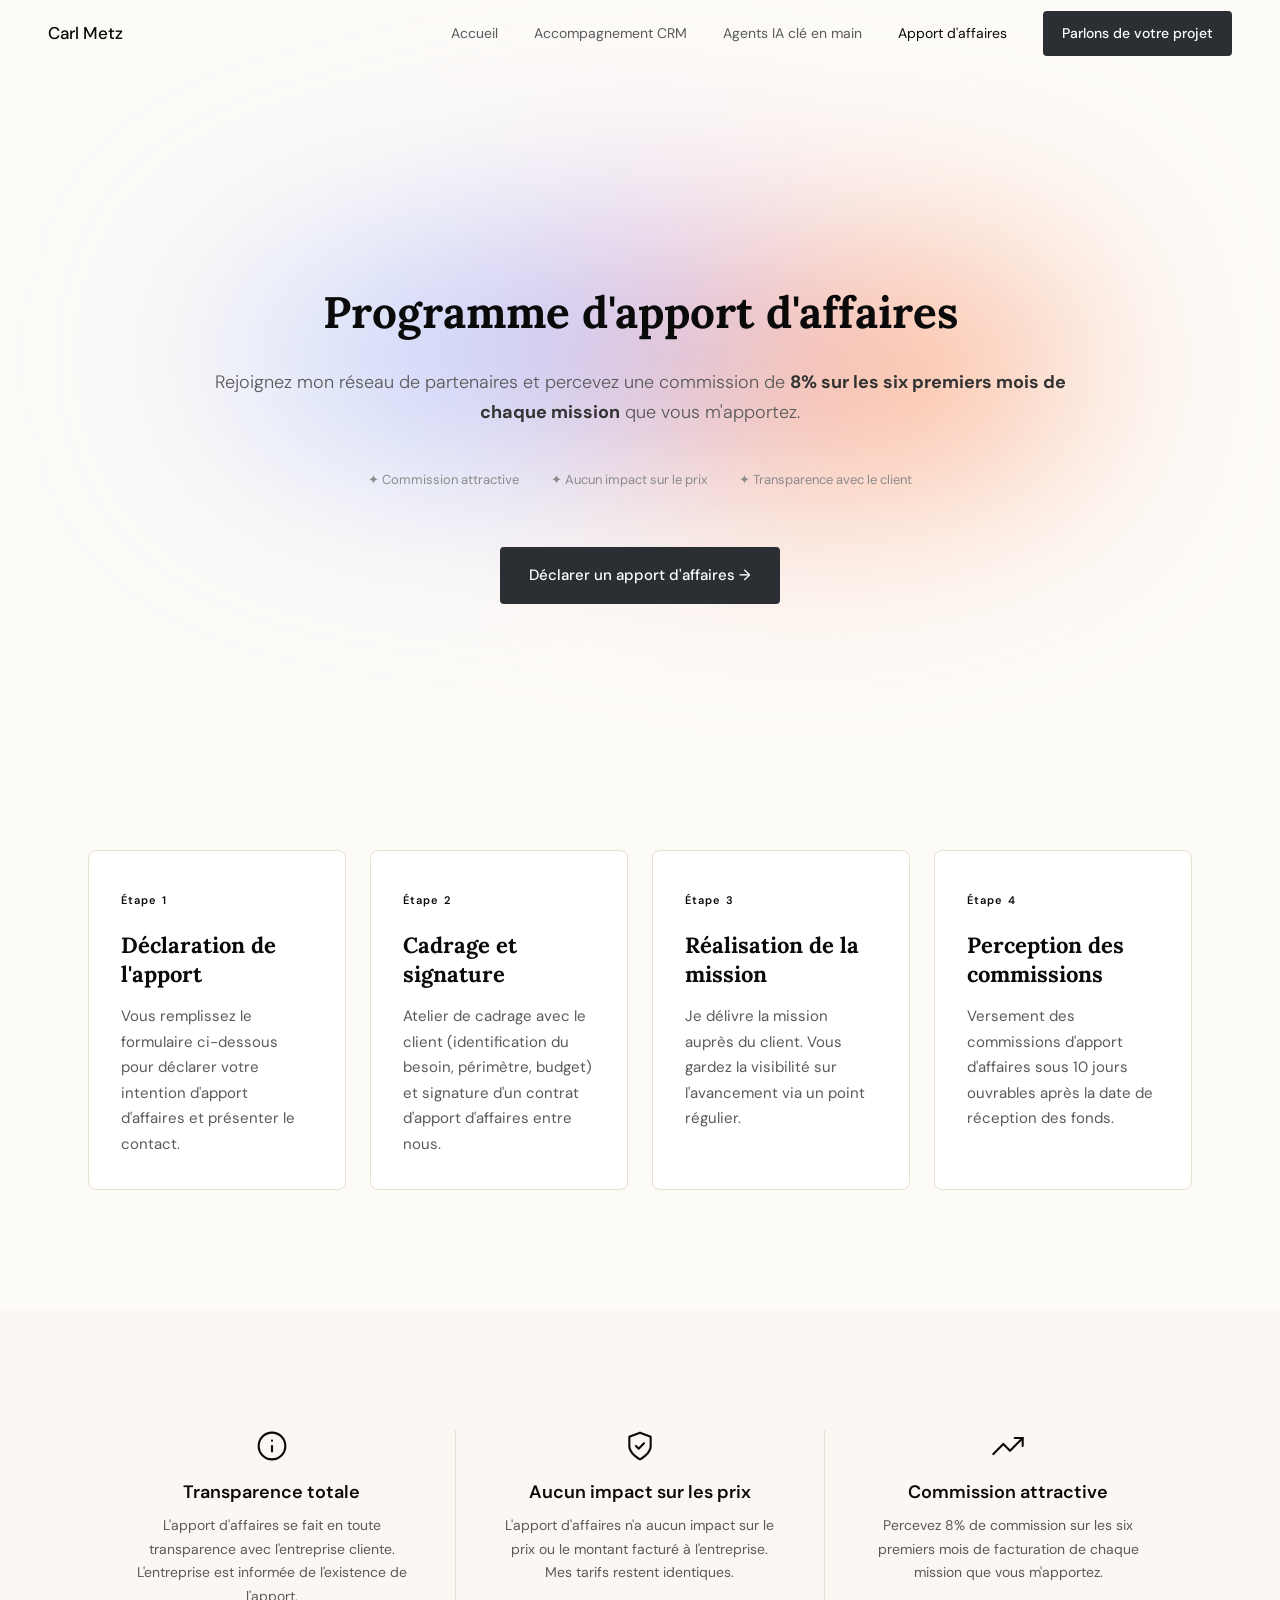
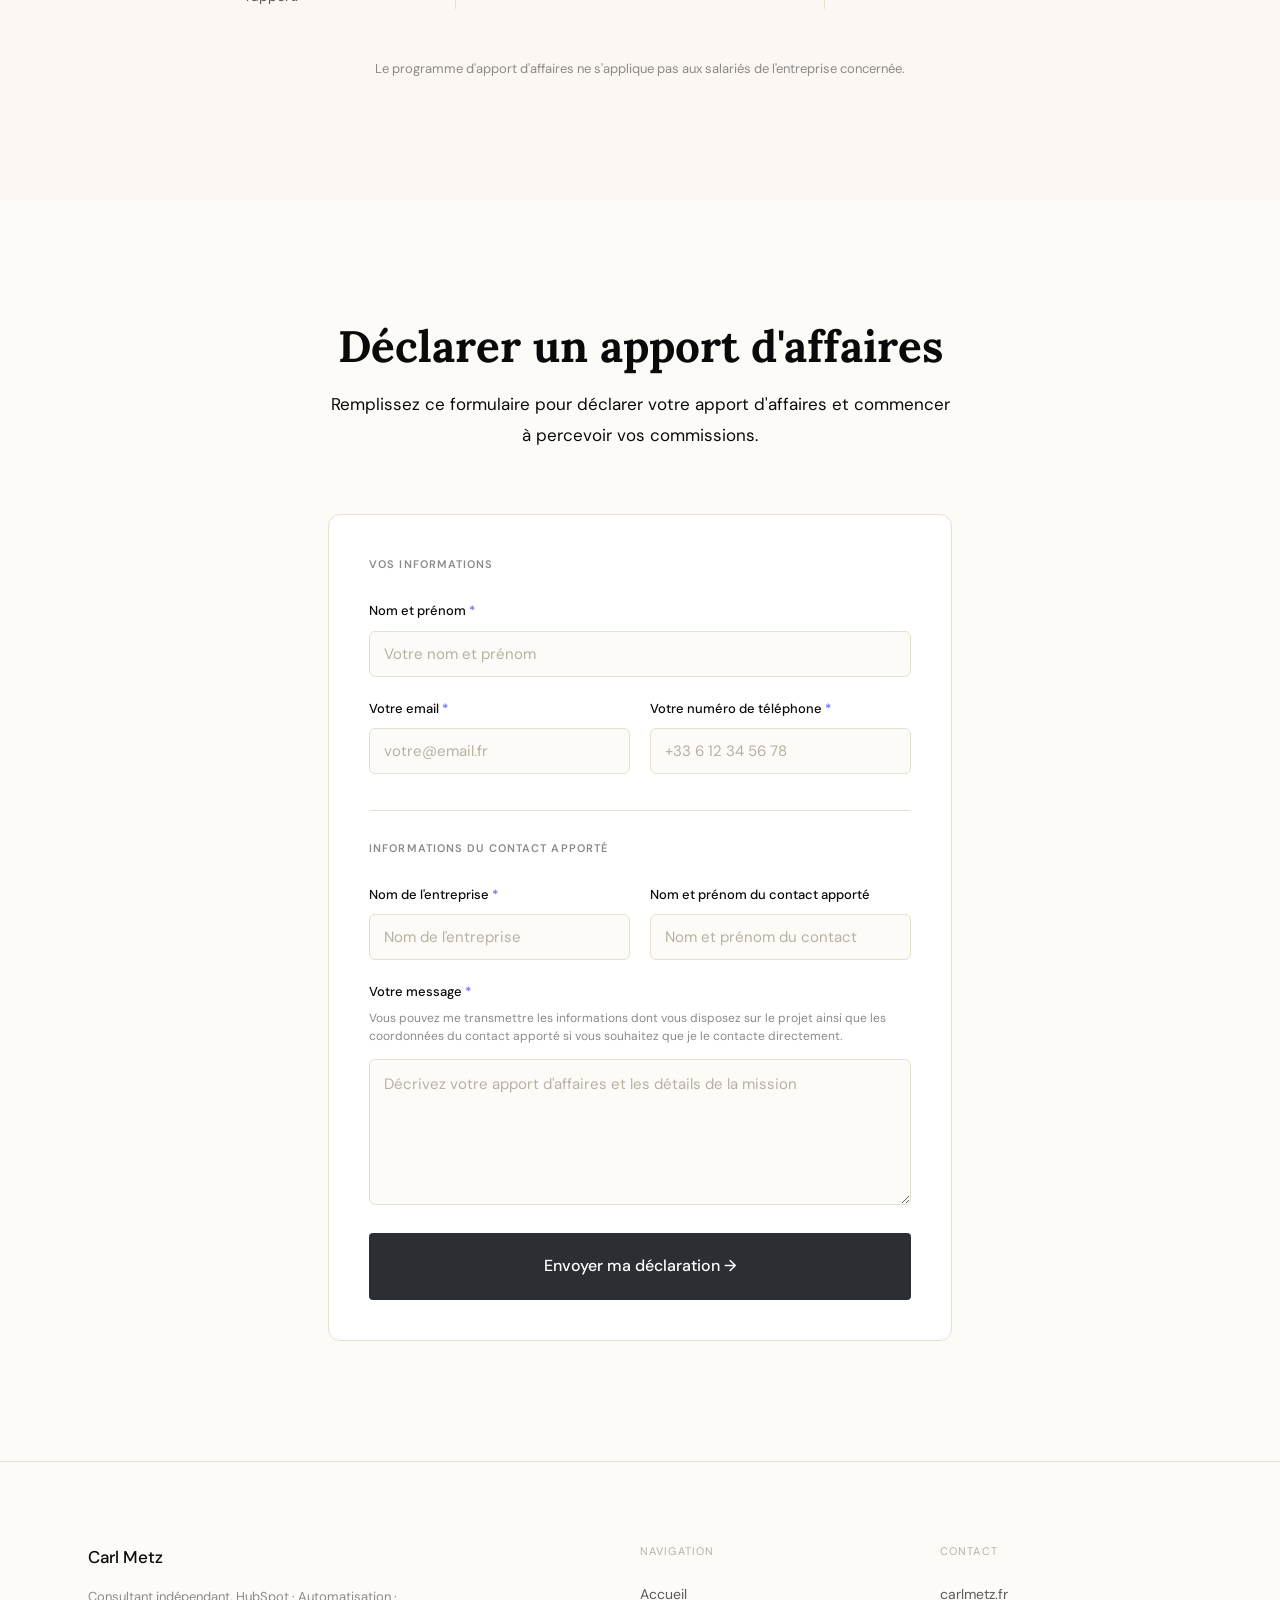
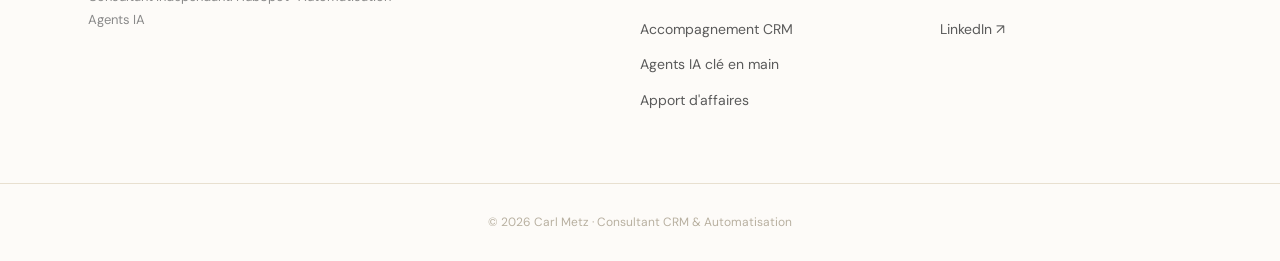
<file: apport-affaires/index.html>
<!DOCTYPE html>
<html lang="fr">
<head>
  <meta charset="UTF-8">
  <title>Programme d'apport d'affaires, Carl Metz</title>
  <meta name="description" content="Rejoignez mon réseau de partenaires et percevez 8% de commission sur les 6 premiers mois de chaque mission commerciale apportée.">
  <meta name="viewport" content="width=device-width, initial-scale=1">
  <link rel="icon" type="image/png" href="../Asset/favicon/favicon 162.png">
  <link rel="apple-touch-icon" href="../Asset/favicon/favicon 162.png">
  <link rel="canonical" href="https://carlmetz.fr/apport-affaires">
  <meta property="og:title" content="Programme d'apport d'affaires, Carl Metz">
  <meta property="og:description" content="8% de commission sur les 6 premiers mois de chaque mission commerciale apportée. Versement sous 10 jours ouvrables.">
  <meta property="og:image" content="https://carlmetz.fr/Asset/social/Social 1.png">
  <meta property="og:type" content="website">
  <meta property="og:url" content="https://carlmetz.fr/apport-affaires/">
  <meta property="og:locale" content="fr_FR">
  <meta property="og:site_name" content="Carl Metz">
  <meta name="twitter:card" content="summary_large_image">
  <meta name="twitter:title" content="Programme d'apport d'affaires — Carl Metz">
  <meta name="twitter:description" content="8% de commission sur les 6 premiers mois de chaque mission apportée. Versement sous 10 jours ouvrables.">
  <meta name="twitter:image" content="https://carlmetz.fr/Asset/social/Social 1.png">
  <link rel="preconnect" href="https://fonts.googleapis.com">
  <link rel="preconnect" href="https://fonts.gstatic.com" crossorigin>
  <link href="https://fonts.googleapis.com/css2?family=Lora:ital,wght@0,400;0,700;1,400;1,700&family=DM+Sans:wght@300;400;500;600&display=swap" rel="stylesheet">
  <link rel="stylesheet" href="../style.css">
</head>
<body>

  <!-- HEADER -->
  <header id="header">
    <div class="header-inner">
      <a href="../" class="brand">Carl Metz</a>
      <nav class="nav-desktop">
        <a href="../">Accueil</a>
        <a href="../accompagnement-crm/">Accompagnement CRM</a>
        <a href="../#agents-ia">Agents IA clé en main</a>
        <a href="../apport-affaires/" class="active">Apport d'affaires</a>
        <a href="../#contact" class="btn btn-primary btn-sm">Parlons de votre projet</a>
      </nav>
      <button class="nav-toggle" aria-label="Menu">
        <span></span><span></span><span></span>
      </button>
    </div>
    <div class="nav-mobile">
      <a href="../">Accueil</a>
      <a href="../accompagnement-crm/">Accompagnement CRM</a>
      <a href="../#agents-ia">Agents IA clé en main</a>
      <a href="../apport-affaires/">Apport d'affaires</a>
      <a href="../#contact">Parlons de votre projet</a>
    </div>
  </header>

  <!-- HERO -->
  <section class="hero reveal">
    <div class="container hero-centered">
      <h1>Programme d'apport d'affaires</h1>
      <p class="lede">Rejoignez mon réseau de partenaires et percevez une commission de <strong>8% sur les six premiers mois de chaque mission</strong> que vous m'apportez.</p>
      <div class="badges">
        <span>✦ Commission attractive</span>
        <span>✦ Aucun impact sur le prix</span>
        <span>✦ Transparence avec le client</span>
      </div>
      <div class="hero-ctas" style="margin-top:40px;">
        <a href="#formulaire-apport" class="btn btn-primary">Déclarer un apport d'affaires →</a>
      </div>
    </div>
  </section>

  <!-- PROCESSUS -->
  <section id="fonctionnement" class="section reveal">
    <div class="container">
      <div class="grid-4">
        <div class="card">
          <span class="card-number">Étape 1</span>
          <h3>Déclaration de l'apport</h3>
          <p>Vous remplissez le formulaire ci-dessous pour déclarer votre intention d'apport d'affaires et présenter le contact.</p>
        </div>
        <div class="card">
          <span class="card-number">Étape 2</span>
          <h3>Cadrage et signature</h3>
          <p>Atelier de cadrage avec le client (identification du besoin, périmètre, budget) et signature d'un contrat d'apport d'affaires entre nous.</p>
        </div>
        <div class="card">
          <span class="card-number">Étape 3</span>
          <h3>Réalisation de la mission</h3>
          <p>Je délivre la mission auprès du client. Vous gardez la visibilité sur l'avancement via un point régulier.</p>
        </div>
        <div class="card">
          <span class="card-number">Étape 4</span>
          <h3>Perception des commissions</h3>
          <p>Versement des commissions d'apport d'affaires sous 10 jours ouvrables après la date de réception des fonds.</p>
        </div>
      </div>
    </div>
  </section>

  <!-- CONDITIONS -->
  <section class="section section-alt reveal">
    <div class="container">
      <div class="pillars">
        <div class="pillar">
          <div class="pillar-icon">
            <svg viewBox="0 0 24 24" fill="none" stroke="currentColor" stroke-width="1.6" stroke-linecap="round" stroke-linejoin="round"><circle cx="12" cy="12" r="10"/><path d="M12 16v-4"/><path d="M12 8h.01"/></svg>
          </div>
          <h3>Transparence totale</h3>
          <p>L'apport d'affaires se fait en toute transparence avec l'entreprise cliente. L'entreprise est informée de l'existence de l'apport.</p>
        </div>
        <div class="pillar-sep"></div>
        <div class="pillar">
          <div class="pillar-icon">
            <svg viewBox="0 0 24 24" fill="none" stroke="currentColor" stroke-width="1.6" stroke-linecap="round" stroke-linejoin="round"><path d="M12 22s8-4 8-10V5l-8-3-8 3v7c0 6 8 10 8 10z"/><path d="m9 12 2 2 4-4"/></svg>
          </div>
          <h3>Aucun impact sur les prix</h3>
          <p>L'apport d'affaires n'a aucun impact sur le prix ou le montant facturé à l'entreprise. Mes tarifs restent identiques.</p>
        </div>
        <div class="pillar-sep"></div>
        <div class="pillar">
          <div class="pillar-icon">
            <svg viewBox="0 0 24 24" fill="none" stroke="currentColor" stroke-width="1.6" stroke-linecap="round" stroke-linejoin="round"><path d="M23 6l-9.5 9.5-5-5L1 18"/><polyline points="17 6 23 6 23 12"/></svg>
          </div>
          <h3>Commission attractive</h3>
          <p>Percevez 8% de commission sur les six premiers mois de facturation de chaque mission que vous m'apportez.</p>
        </div>
      </div>
      <p style="text-align:center; margin-top:48px; color:#8a8a8a; font-size:13px; font-family:'DM Sans',sans-serif;">Le programme d'apport d'affaires ne s'applique pas aux salariés de l'entreprise concernée.</p>
    </div>
  </section>

  <!-- FORMULAIRE -->
  <section id="formulaire-apport" class="section reveal">
    <div class="container narrow">
      <div class="section-head">
        <h2 class="section-title centered" style="margin-bottom: 16px;">Déclarer un apport d'affaires</h2>
        <p class="lede" style="text-align: center; max-width: 640px; margin: 0 auto;">Remplissez ce formulaire pour déclarer votre apport d'affaires et commencer à percevoir vos commissions.</p>
      </div>

      <form id="apport-form" class="contact-form" novalidate>
        <h4 class="form-section-title">Vos informations</h4>
        <div class="field">
          <label for="ap-nom">Nom et prénom <span class="req">*</span></label>
          <input type="text" id="ap-nom" name="nom" placeholder="Votre nom et prénom" required>
        </div>
        <div class="form-row">
          <div class="field">
            <label for="ap-email">Votre email <span class="req">*</span></label>
            <input type="email" id="ap-email" name="email" placeholder="votre@email.fr" required>
          </div>
          <div class="field">
            <label for="ap-tel">Votre numéro de téléphone <span class="req">*</span></label>
            <input type="tel" id="ap-tel" name="telephone" placeholder="+33 6 12 34 56 78" required>
          </div>
        </div>
        <hr class="form-sep">
        <h4 class="form-section-title">Informations du contact apporté</h4>
        <div class="form-row">
          <div class="field">
            <label for="ap-entreprise">Nom de l'entreprise <span class="req">*</span></label>
            <input type="text" id="ap-entreprise" name="entreprise" placeholder="Nom de l'entreprise" required>
          </div>
          <div class="field">
            <label for="ap-contact">Nom et prénom du contact apporté</label>
            <input type="text" id="ap-contact" name="contact_personne" placeholder="Nom et prénom du contact">
          </div>
        </div>
        <div class="field">
          <label for="ap-desc">Votre message <span class="req">*</span></label>
          <p class="field-help">Vous pouvez me transmettre les informations dont vous disposez sur le projet ainsi que les coordonnées du contact apporté si vous souhaitez que je le contacte directement.</p>
          <textarea id="ap-desc" name="description" rows="5" placeholder="Décrivez votre apport d'affaires et les détails de la mission" required></textarea>
        </div>
        <button type="submit" class="btn btn-primary btn-lg btn-block">Envoyer ma déclaration →</button>
      </form>
    </div>
  </section>

  <!-- FOOTER -->
  <footer>
    <div class="container footer-grid">
      <div>
        <div class="brand">Carl Metz</div>
        <p class="footer-tag">Consultant indépendant. HubSpot · Automatisation · Agents IA</p>
      </div>
      <div>
        <p class="footer-head">Navigation</p>
        <ul>
          <li><a href="../">Accueil</a></li>
          <li><a href="../accompagnement-crm/">Accompagnement CRM</a></li>
          <li><a href="../#agents-ia">Agents IA clé en main</a></li>
          <li><a href="../apport-affaires/">Apport d'affaires</a></li>
        </ul>
      </div>
      <div>
        <p class="footer-head">Contact</p>
        <ul>
          <li>carlmetz.fr</li>
          <li><a href="https://linkedin.com/in/carl-metz" target="_blank" rel="noopener">LinkedIn ↗</a></li>
        </ul>
      </div>
    </div>
    <div class="footer-bottom">© 2026 Carl Metz · Consultant CRM & Automatisation</div>
  </footer>

  <script src="../components/loader.js"></script>
  <script src="../script.js"></script>
  <!-- Start of HubSpot Embed Code -->
  <script type="text/javascript" id="hs-script-loader" async defer src="//js-eu1.hs-scripts.com/143326191.js"></script>
  <!-- End of HubSpot Embed Code -->
</body>
</html>
</file>
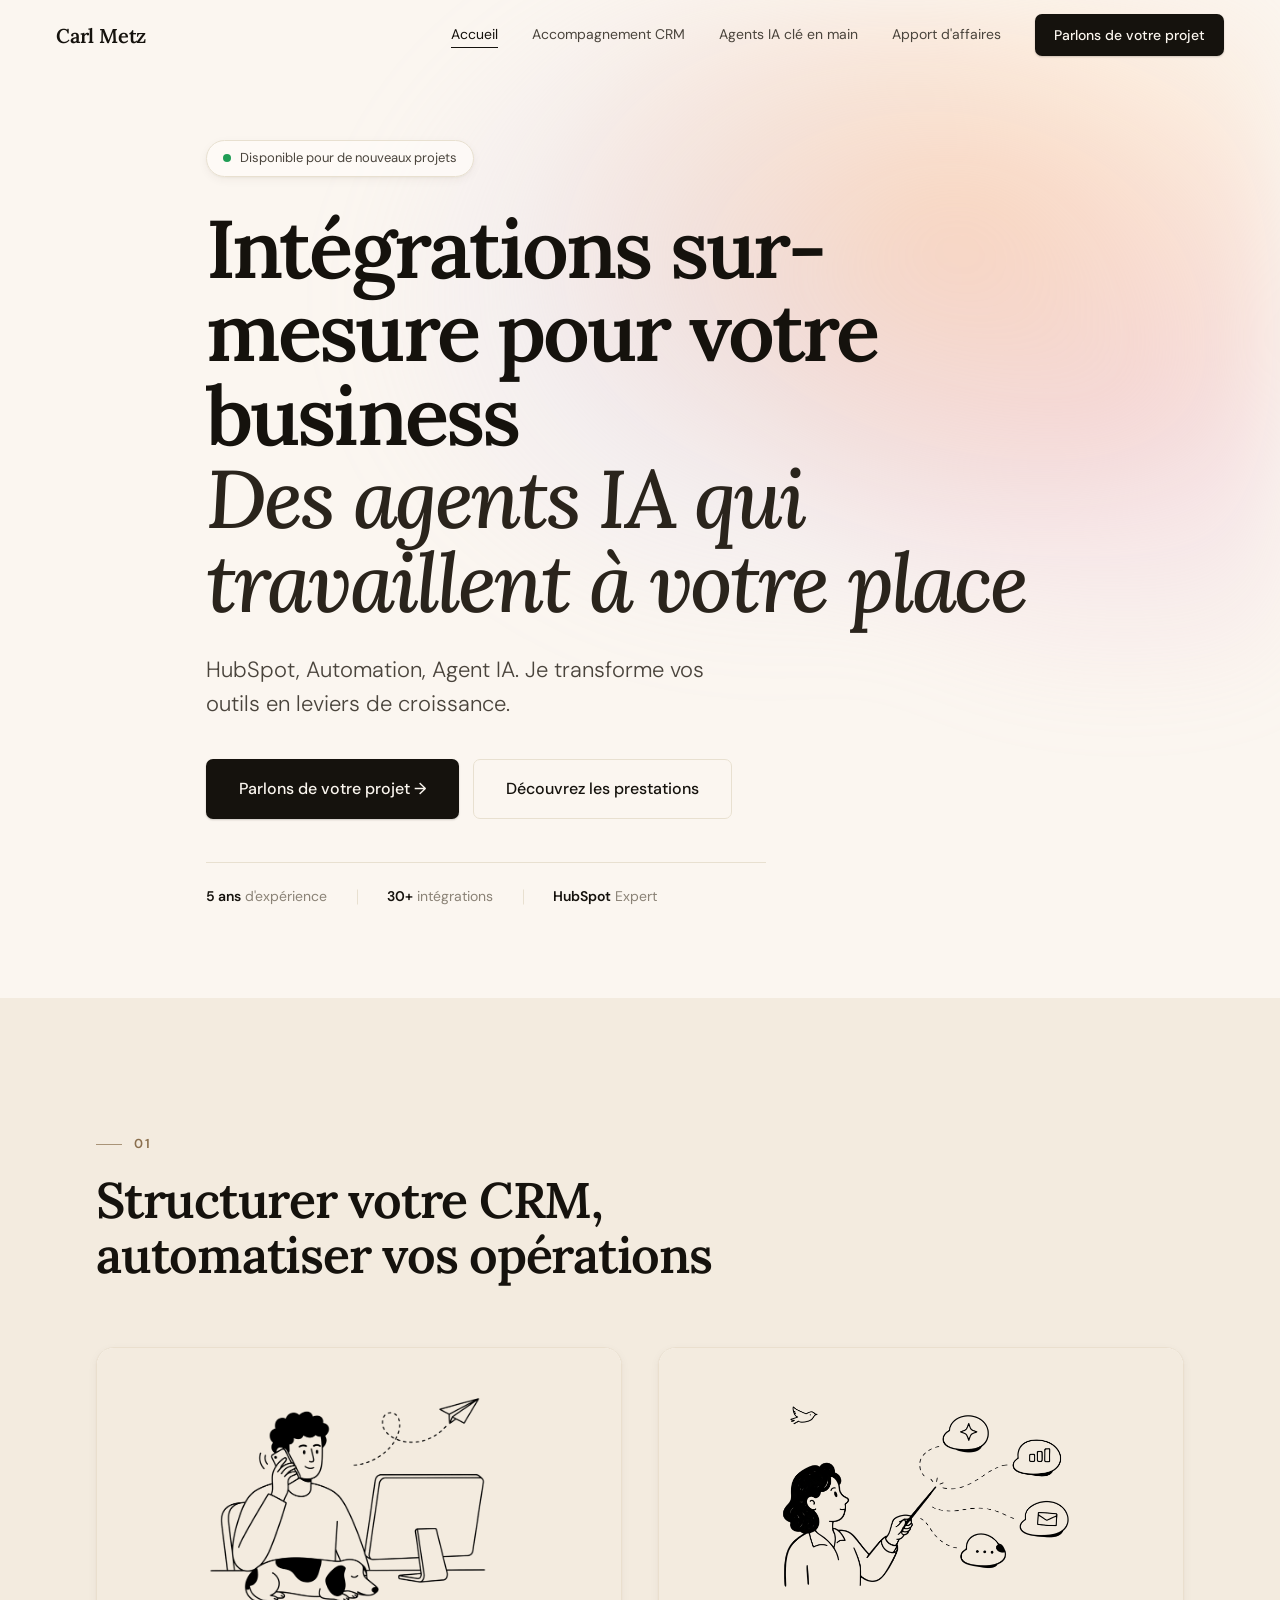
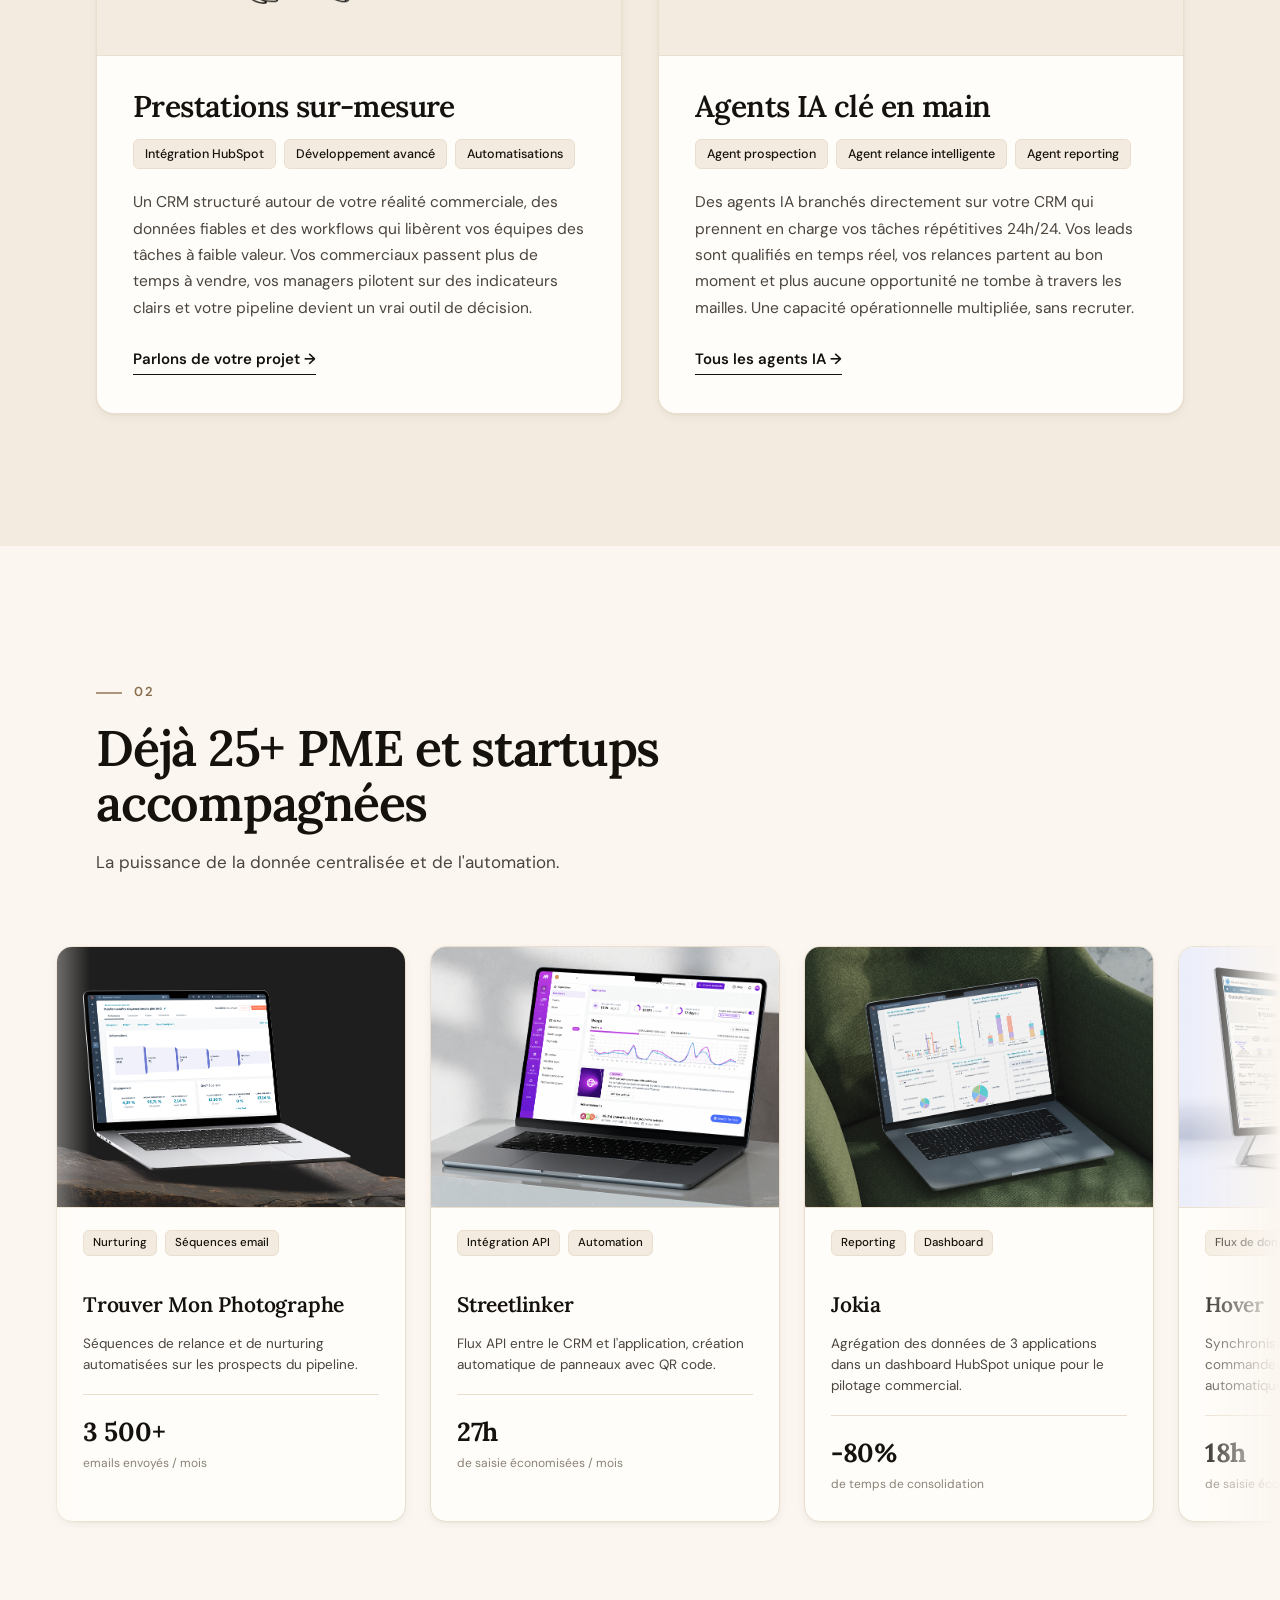
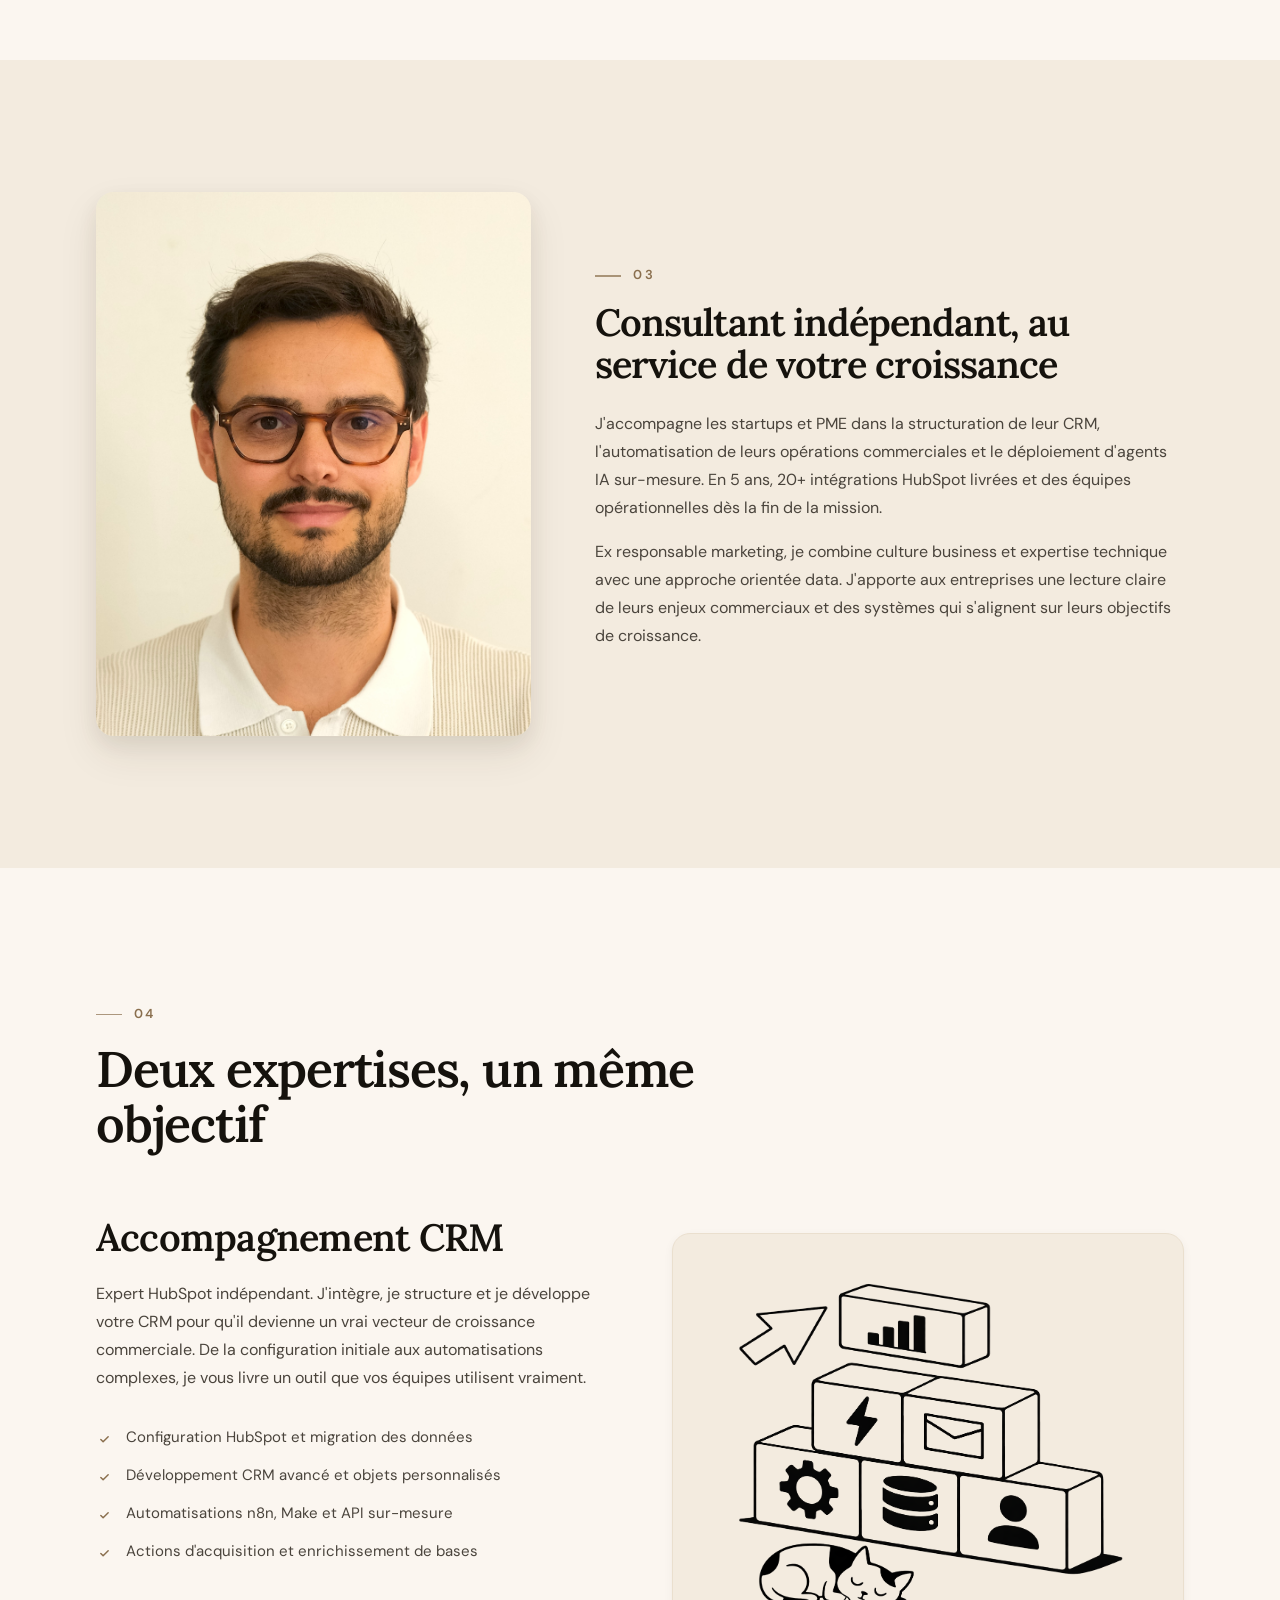
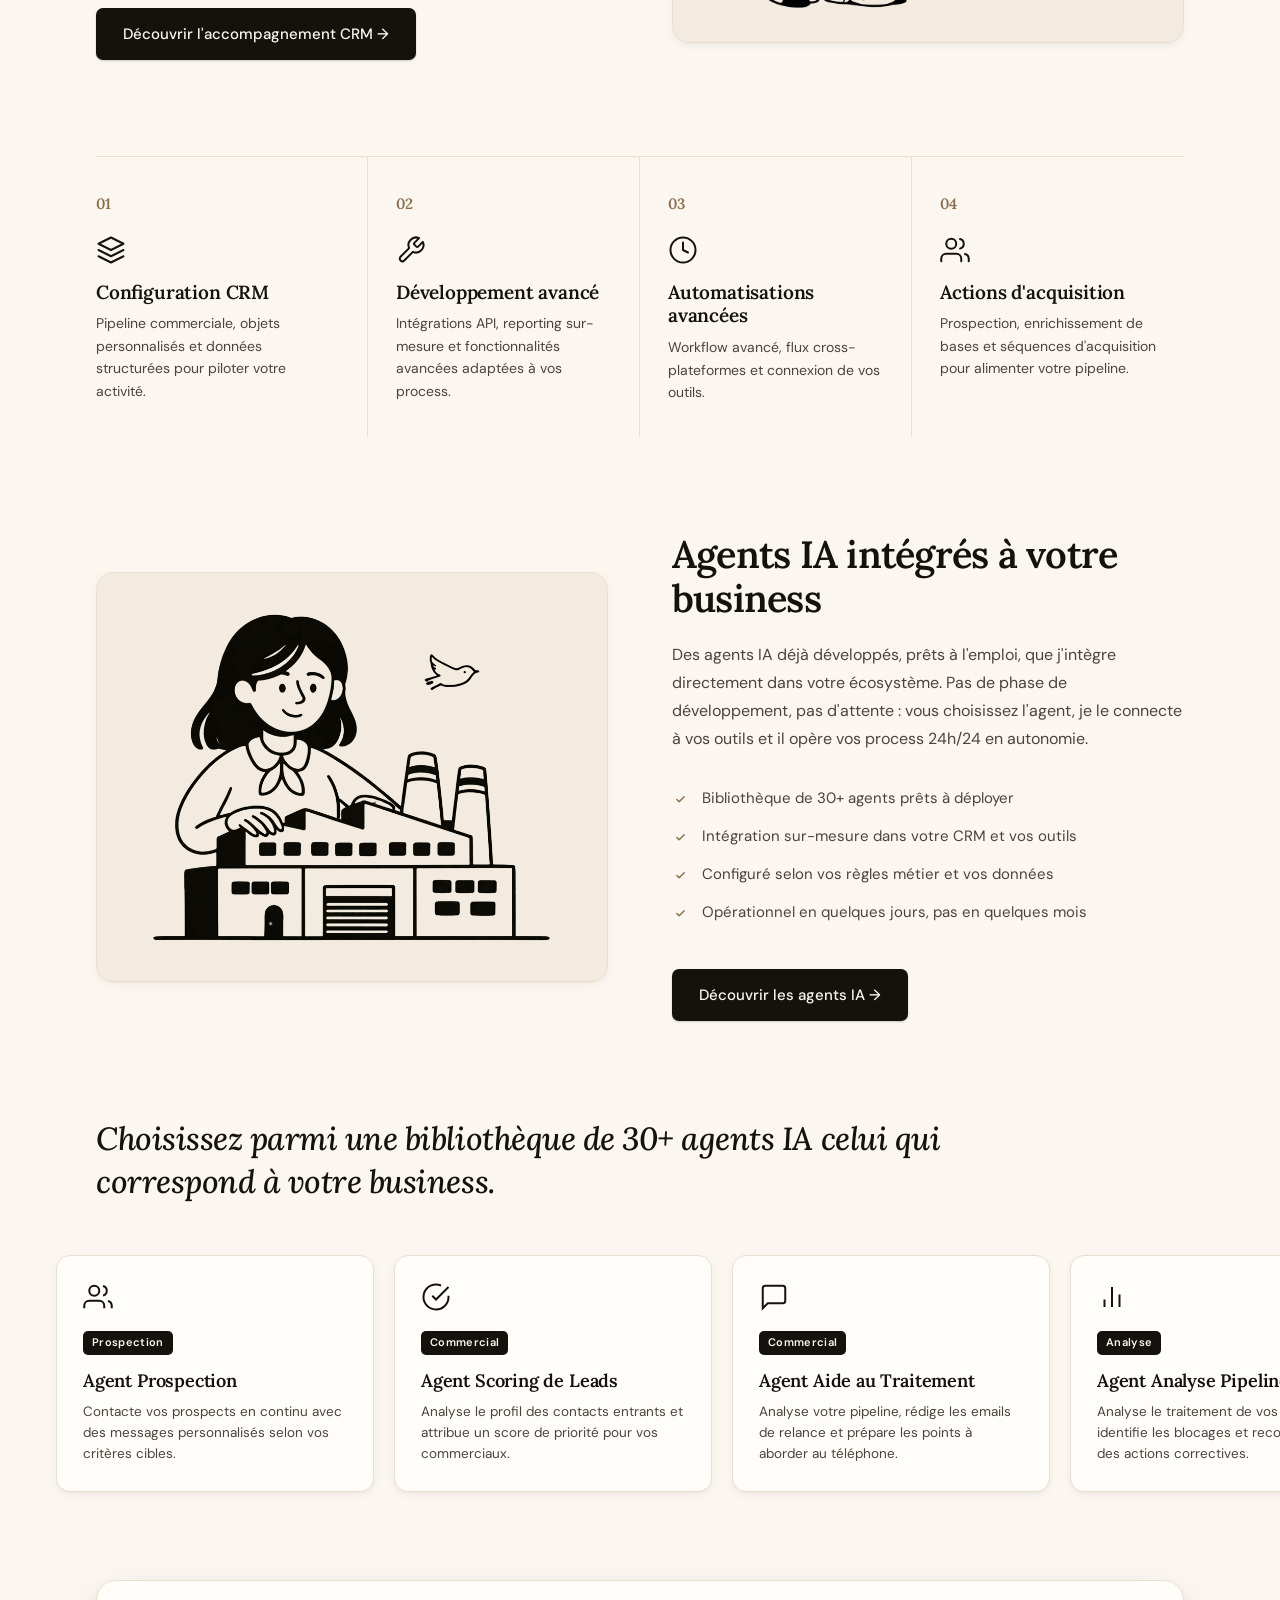
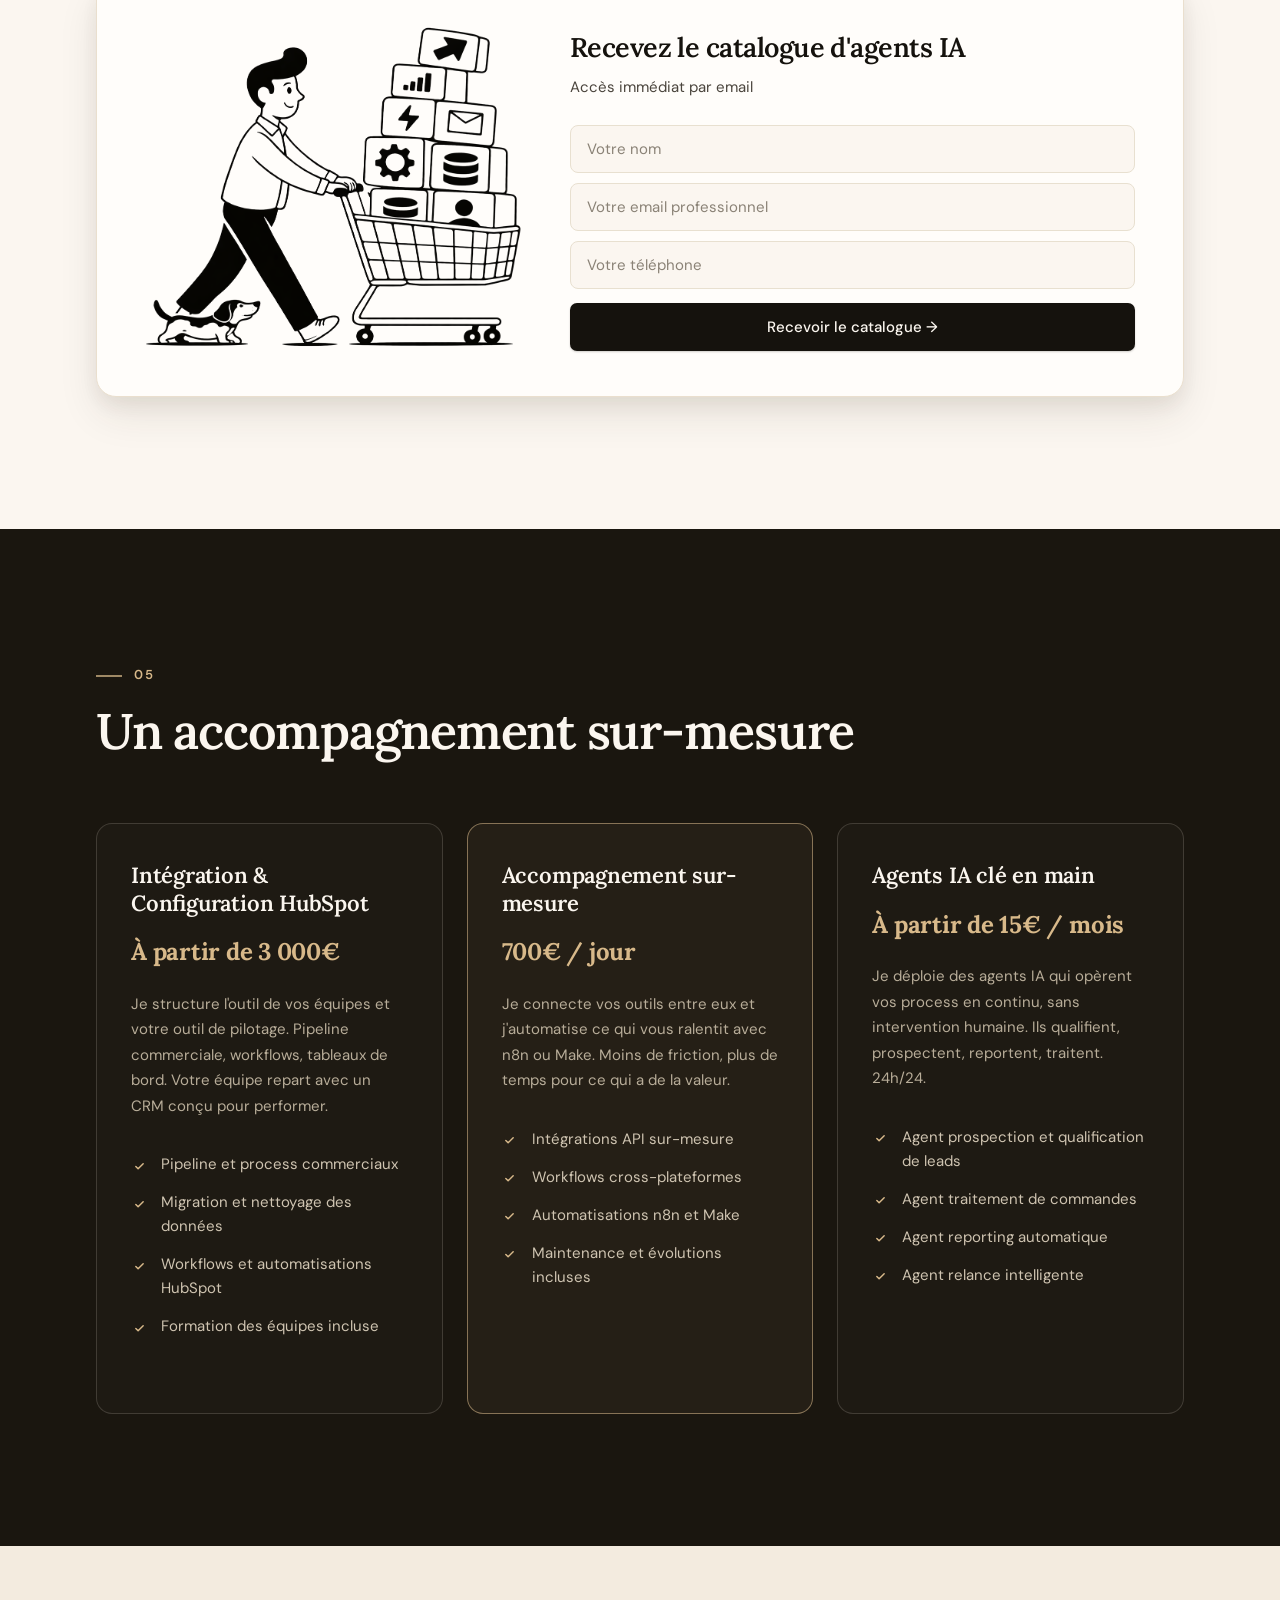
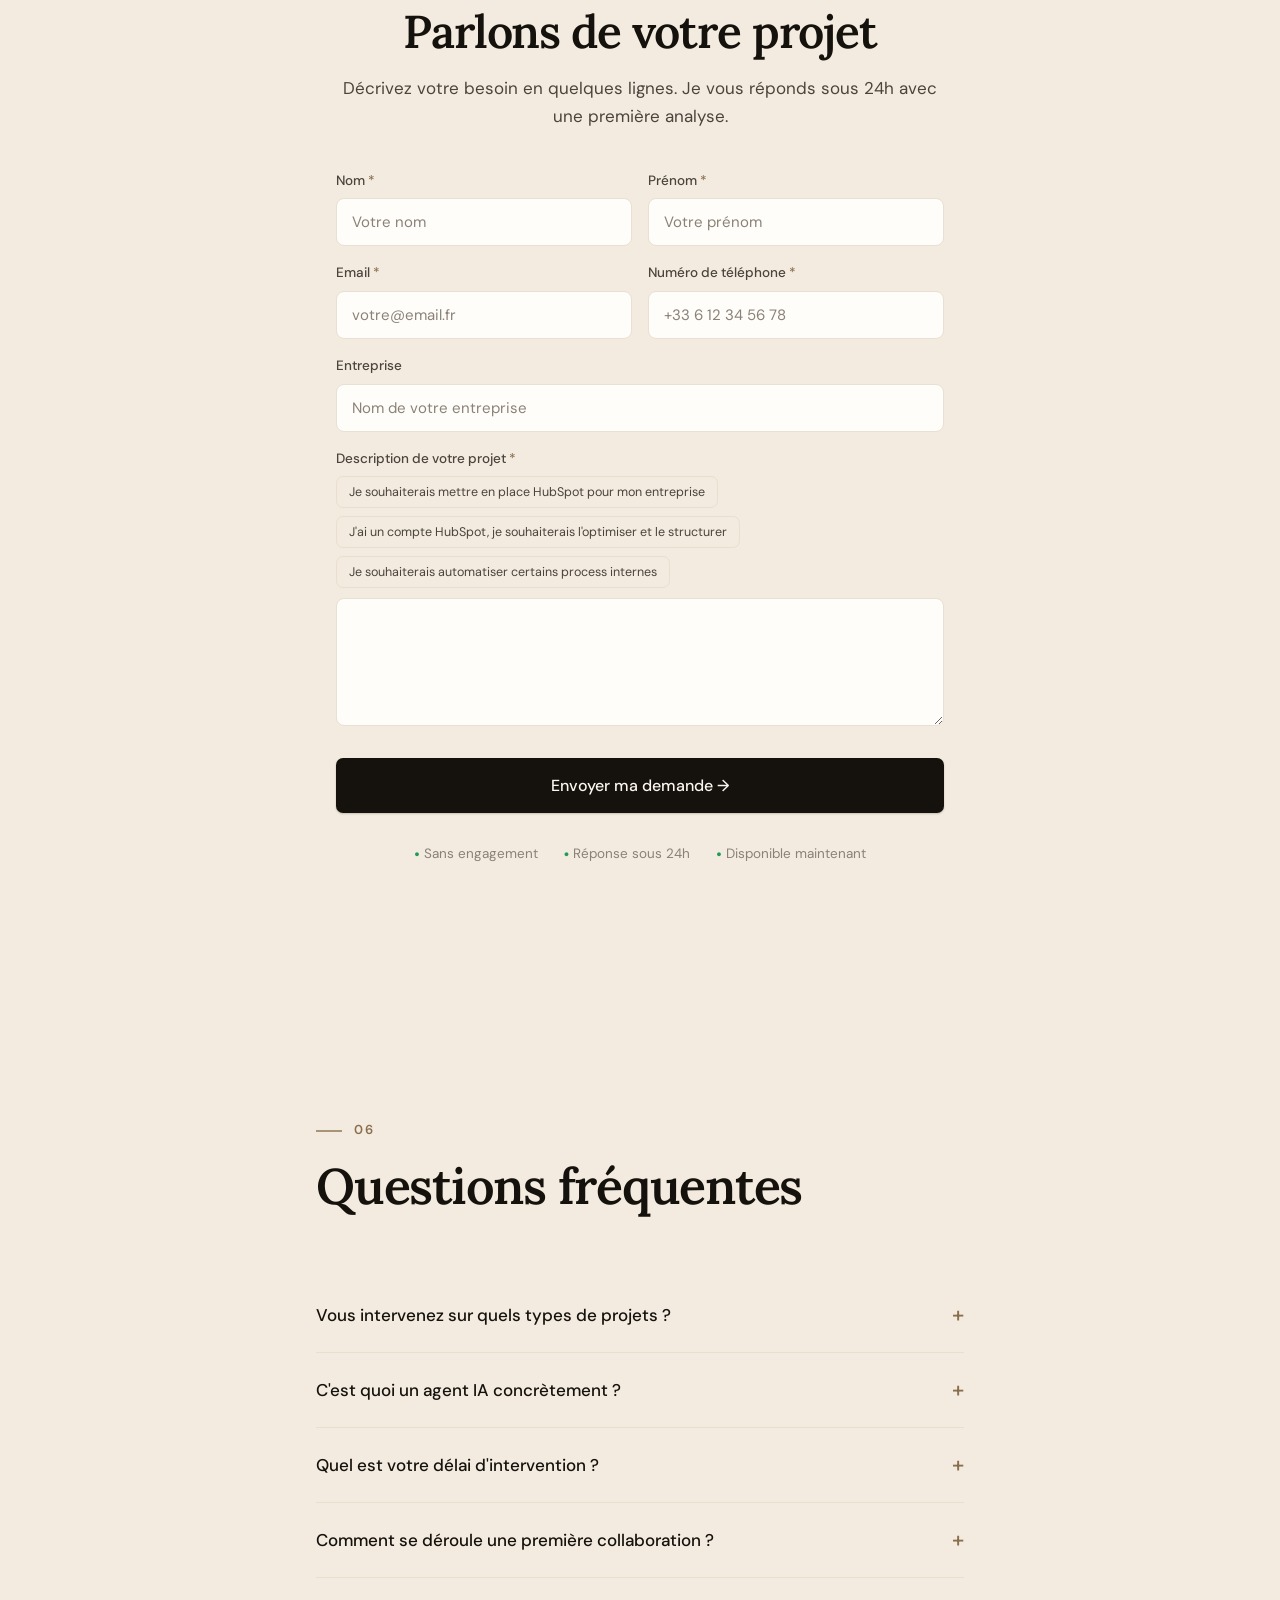
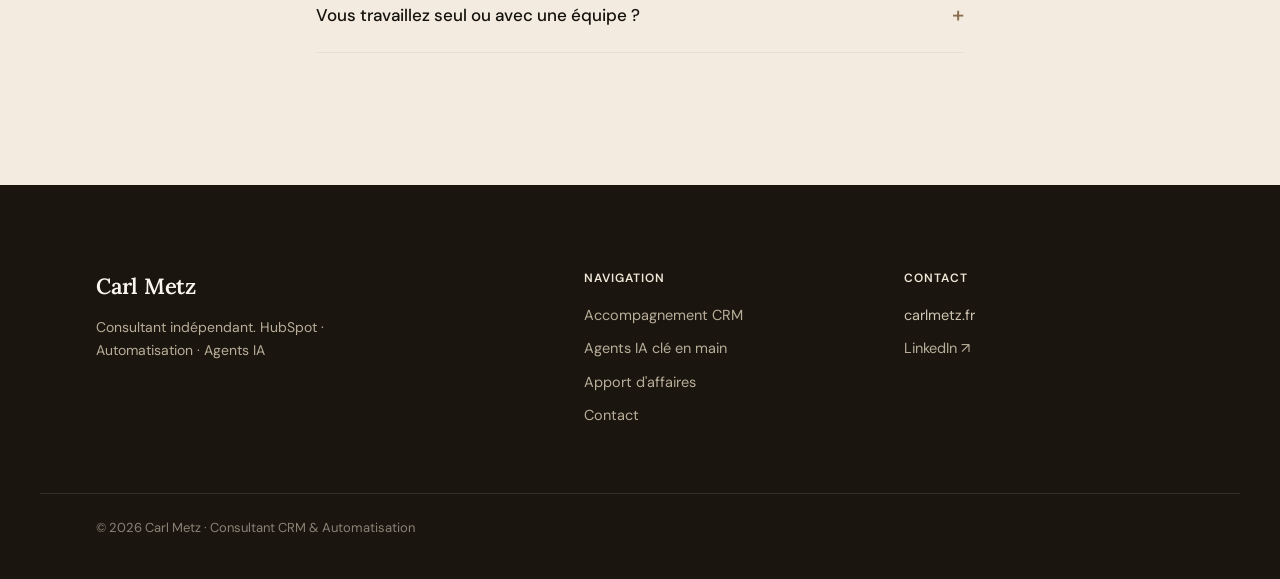
<file: homev2/index.html>
<!DOCTYPE html>
<html lang="fr">
<head>
  <meta charset="UTF-8">
  <title>Carl Metz, Consultant HubSpot & Automatisation IA</title>
  <meta name="description" content="Consultant indépendant expert HubSpot, automatisation n8n et agents IA. J'aide les startups et PME B2B à transformer leurs opérations commerciales en avantage compétitif.">
  <meta name="viewport" content="width=device-width, initial-scale=1">
  <meta name="robots" content="noindex, nofollow">
  <link rel="icon" type="image/png" href="../Asset/favicon/favicon 162.png">
  <link rel="apple-touch-icon" href="../Asset/favicon/favicon 162.png">
  <link rel="preconnect" href="https://fonts.googleapis.com">
  <link rel="preconnect" href="https://fonts.gstatic.com" crossorigin>
  <link href="https://fonts.googleapis.com/css2?family=Lora:ital,wght@0,400;0,500;0,600;0,700;1,400;1,500&family=DM+Sans:wght@300;400;500;600;700&display=swap" rel="stylesheet">
  <link rel="stylesheet" href="homev2.css">
</head>
<body class="v2">

  <!-- HEADER -->
  <header id="header">
    <div class="header-inner">
      <a href="../" class="brand">Carl Metz</a>
      <nav class="nav-desktop">
        <a href="../" class="active">Accueil</a>
        <a href="../accompagnement-crm/">Accompagnement CRM</a>
        <a href="#agents-ia">Agents IA clé en main</a>
        <a href="../apport-affaires/">Apport d'affaires</a>
        <a href="#contact" class="btn btn-primary btn-sm">Parlons de votre projet</a>
      </nav>
      <button class="nav-toggle" aria-label="Menu">
        <span></span><span></span><span></span>
      </button>
    </div>
    <div class="nav-mobile">
      <a href="../">Accueil</a>
      <a href="../accompagnement-crm/">Accompagnement CRM</a>
      <a href="#agents-ia">Agents IA clé en main</a>
      <a href="../apport-affaires/">Apport d'affaires</a>
      <a href="#contact">Parlons de votre projet</a>
    </div>
  </header>

  <!-- HERO -->
  <section class="hero">
    <div class="hero-bg" aria-hidden="true"></div>
    <div class="wrap hero-inner">
      <div class="hero-kicker reveal">
        <span class="dot-live"></span> Disponible pour de nouveaux projets
      </div>
      <h1 class="hero-title reveal">Intégrations sur-mesure pour votre business<br><em>Des agents IA qui travaillent à votre place</em></h1>
      <p class="hero-lede reveal">HubSpot, Automation, Agent IA. Je transforme vos outils en leviers de croissance.</p>
      <div class="hero-actions reveal">
        <a href="#contact" class="btn btn-primary btn-lg">Parlons de votre projet →</a>
        <a href="#solutions" class="btn btn-ghost btn-lg">Découvrez les prestations</a>
      </div>
      <div class="hero-meta reveal">
        <span><strong>5 ans</strong> d'expérience</span>
        <span><strong>30+</strong> intégrations</span>
        <span><strong>HubSpot</strong> Expert</span>
      </div>
    </div>
  </section>

  <!-- 01 — EXPERTISES -->
  <section class="band band-cream">
    <div class="wrap">
      <div class="sec-head reveal">
        <span class="sec-num">01</span>
        <h2 class="sec-title">Structurer votre CRM,<br>automatiser vos opérations</h2>
      </div>

      <div class="expertise-duo">
        <article class="xp reveal">
          <div class="xp-media">
            <img src="../Asset/CRMV2.jpg" alt="Prestations sur-mesure">
          </div>
          <div class="xp-body">
            <h3>Prestations sur-mesure</h3>
            <div class="taglist">
              <span>Intégration HubSpot</span>
              <span>Développement avancé</span>
              <span>Automatisations</span>
            </div>
            <p>Un CRM structuré autour de votre réalité commerciale, des données fiables et des workflows qui libèrent vos équipes des tâches à faible valeur. Vos commerciaux passent plus de temps à vendre, vos managers pilotent sur des indicateurs clairs et votre pipeline devient un vrai outil de décision.</p>
            <a href="#contact" class="link-arrow">Parlons de votre projet →</a>
          </div>
        </article>

        <article class="xp reveal">
          <div class="xp-media">
            <img src="../Asset/AgentIA.png" alt="Agents IA">
          </div>
          <div class="xp-body">
            <h3>Agents IA clé en main</h3>
            <div class="taglist">
              <span>Agent prospection</span>
              <span>Agent relance intelligente</span>
              <span>Agent reporting</span>
            </div>
            <p>Des agents IA branchés directement sur votre CRM qui prennent en charge vos tâches répétitives 24h/24. Vos leads sont qualifiés en temps réel, vos relances partent au bon moment et plus aucune opportunité ne tombe à travers les mailles. Une capacité opérationnelle multipliée, sans recruter.</p>
            <a href="#catalogue" class="link-arrow">Tous les agents IA →</a>
          </div>
        </article>
      </div>
    </div>
  </section>

  <!-- 02 — RÉALISATIONS -->
  <section class="band">
    <div class="wrap">
      <div class="sec-head reveal">
        <span class="sec-num">02</span>
        <h2 class="sec-title">Déjà 25+ PME et startups accompagnées</h2>
        <p class="sec-sub">La puissance de la donnée centralisée et de l'automation.</p>
      </div>
    </div>
    <div class="cases-marquee">
      <div class="cases-track cases-track-auto">
        <!-- Set 1 -->
        <article class="case">
          <div class="case-media"><img src="../Asset/Mockup 6.png" alt="Trouver Mon Photographe"></div>
          <div class="case-body">
            <div class="taglist sm"><span>Nurturing</span><span>Séquences email</span></div>
            <h3>Trouver Mon Photographe</h3>
            <p>Séquences de relance et de nurturing automatisées sur les prospects du pipeline.</p>
            <div class="case-metric"><span class="m-num">3 500+</span><span class="m-label">emails envoyés / mois</span></div>
          </div>
        </article>
        <article class="case">
          <div class="case-media"><img src="../Asset/Mockup 3.jpg?v=2" alt="Streetlinker"></div>
          <div class="case-body">
            <div class="taglist sm"><span>Intégration API</span><span>Automation</span></div>
            <h3>Streetlinker</h3>
            <p>Flux API entre le CRM et l'application, création automatique de panneaux avec QR code.</p>
            <div class="case-metric"><span class="m-num">27h</span><span class="m-label">de saisie économisées / mois</span></div>
          </div>
        </article>
        <article class="case">
          <div class="case-media"><img src="../Asset/Mockup 2.jpg" alt="Jokia dashboard"></div>
          <div class="case-body">
            <div class="taglist sm"><span>Reporting</span><span>Dashboard</span></div>
            <h3>Jokia</h3>
            <p>Agrégation des données de 3 applications dans un dashboard HubSpot unique pour le pilotage commercial.</p>
            <div class="case-metric"><span class="m-num">-80%</span><span class="m-label">de temps de consolidation</span></div>
          </div>
        </article>
        <article class="case">
          <div class="case-media"><img src="../Asset/Mockup 4.jpg" alt="Hover"></div>
          <div class="case-body">
            <div class="taglist sm"><span>Flux de données</span><span>ERP → CRM</span></div>
            <h3>Hover</h3>
            <p>Synchronisation ERP vers CRM : contacts, commandes et facturation mis à jour automatiquement.</p>
            <div class="case-metric"><span class="m-num">18h</span><span class="m-label">de saisie économisées / mois</span></div>
          </div>
        </article>
        <article class="case">
          <div class="case-media"><img src="../Asset/Mockup 5.jpg" alt="Trouver Mon Architecte"></div>
          <div class="case-body">
            <div class="taglist sm"><span>Intégration HubSpot</span><span>Migration CRM</span></div>
            <h3>Trouver Mon Architecte</h3>
            <p>Migration Pipedrive vers HubSpot, pipeline commerciale, alertes de suivi prospects, reporting avancé.</p>
            <div class="case-metric"><span class="m-num">+17%</span><span class="m-label">de conversion RDV → signature</span></div>
          </div>
        </article>
        <!-- Set 2 (duplicate for seamless loop) -->
        <article class="case" aria-hidden="true">
          <div class="case-media"><img src="../Asset/Mockup 6.png" alt="Trouver Mon Photographe"></div>
          <div class="case-body">
            <div class="taglist sm"><span>Nurturing</span><span>Séquences email</span></div>
            <h3>Trouver Mon Photographe</h3>
            <p>Séquences de relance et de nurturing automatisées sur les prospects du pipeline.</p>
            <div class="case-metric"><span class="m-num">3 500+</span><span class="m-label">emails envoyés / mois</span></div>
          </div>
        </article>
        <article class="case" aria-hidden="true">
          <div class="case-media"><img src="../Asset/Mockup 3.jpg?v=2" alt="Streetlinker"></div>
          <div class="case-body">
            <div class="taglist sm"><span>Intégration API</span><span>Automation</span></div>
            <h3>Streetlinker</h3>
            <p>Flux API entre le CRM et l'application, création automatique de panneaux avec QR code.</p>
            <div class="case-metric"><span class="m-num">27h</span><span class="m-label">de saisie économisées / mois</span></div>
          </div>
        </article>
        <article class="case" aria-hidden="true">
          <div class="case-media"><img src="../Asset/Mockup 2.jpg" alt="Jokia dashboard"></div>
          <div class="case-body">
            <div class="taglist sm"><span>Reporting</span><span>Dashboard</span></div>
            <h3>Jokia</h3>
            <p>Agrégation des données de 3 applications dans un dashboard HubSpot unique pour le pilotage commercial.</p>
            <div class="case-metric"><span class="m-num">-80%</span><span class="m-label">de temps de consolidation</span></div>
          </div>
        </article>
        <article class="case" aria-hidden="true">
          <div class="case-media"><img src="../Asset/Mockup 4.jpg" alt="Hover"></div>
          <div class="case-body">
            <div class="taglist sm"><span>Flux de données</span><span>ERP → CRM</span></div>
            <h3>Hover</h3>
            <p>Synchronisation ERP vers CRM : contacts, commandes et facturation mis à jour automatiquement.</p>
            <div class="case-metric"><span class="m-num">18h</span><span class="m-label">de saisie économisées / mois</span></div>
          </div>
        </article>
        <article class="case" aria-hidden="true">
          <div class="case-media"><img src="../Asset/Mockup 5.jpg" alt="Trouver Mon Architecte"></div>
          <div class="case-body">
            <div class="taglist sm"><span>Intégration HubSpot</span><span>Migration CRM</span></div>
            <h3>Trouver Mon Architecte</h3>
            <p>Migration Pipedrive vers HubSpot, pipeline commerciale, alertes de suivi prospects, reporting avancé.</p>
            <div class="case-metric"><span class="m-num">+17%</span><span class="m-label">de conversion RDV → signature</span></div>
          </div>
        </article>
      </div>
    </div>
  </section>

  <!-- 03 — QUI JE SUIS -->
  <section class="band band-cream">
    <div class="wrap">
      <div class="about">
        <div class="about-media reveal">
          <img src="../Asset/Carl Metz pp1.jpg" alt="Carl Metz">
        </div>
        <div class="about-body reveal">
          <span class="sec-num">03</span>
          <h2 class="sec-title">Consultant indépendant, au service de votre croissance</h2>
          <p>J'accompagne les startups et PME dans la structuration de leur CRM, l'automatisation de leurs opérations commerciales et le déploiement d'agents IA sur-mesure. En 5 ans, 20+ intégrations HubSpot livrées et des équipes opérationnelles dès la fin de la mission.</p>
          <p>Ex responsable marketing, je combine culture business et expertise technique avec une approche orientée data. J'apporte aux entreprises une lecture claire de leurs enjeux commerciaux et des systèmes qui s'alignent sur leurs objectifs de croissance.</p>
        </div>
      </div>
    </div>
  </section>

  <!-- 04 — SOLUTIONS -->
  <section id="solutions" class="band">
    <div class="wrap">
      <div class="sec-head reveal">
        <span class="sec-num">04</span>
        <h2 class="sec-title">Deux expertises, un même objectif</h2>
      </div>

      <div class="feature reveal">
        <div class="feature-body">
          <h3>Accompagnement CRM</h3>
          <p>Expert HubSpot indépendant. J'intègre, je structure et je développe votre CRM pour qu'il devienne un vrai vecteur de croissance commerciale. De la configuration initiale aux automatisations complexes, je vous livre un outil que vos équipes utilisent vraiment.</p>
          <ul class="checks">
            <li>Configuration HubSpot et migration des données</li>
            <li>Développement CRM avancé et objets personnalisés</li>
            <li>Automatisations n8n, Make et API sur-mesure</li>
            <li>Actions d'acquisition et enrichissement de bases</li>
          </ul>
          <a href="../accompagnement-crm/" class="btn btn-primary">Découvrir l'accompagnement CRM →</a>
        </div>
        <div class="feature-media">
          <img src="../Asset/CRM Brique V2.png" alt="Accompagnement CRM">
        </div>
      </div>

      <!-- 4 prestations — index éditorial -->
      <div class="presta-row">
        <article class="presta reveal">
          <span class="presta-idx">01</span>
          <div class="presta-ic"><svg viewBox="0 0 24 24" fill="none" stroke="currentColor" stroke-width="1.6" stroke-linecap="round" stroke-linejoin="round"><path d="M12 2 2 7l10 5 10-5-10-5z"/><path d="m2 17 10 5 10-5"/><path d="m2 12 10 5 10-5"/></svg></div>
          <h4>Configuration CRM</h4>
          <p>Pipeline commerciale, objets personnalisés et données structurées pour piloter votre activité.</p>
        </article>
        <article class="presta reveal">
          <span class="presta-idx">02</span>
          <div class="presta-ic"><svg viewBox="0 0 24 24" fill="none" stroke="currentColor" stroke-width="1.6" stroke-linecap="round" stroke-linejoin="round"><path d="M14.7 6.3a1 1 0 0 0 0 1.4l1.6 1.6a1 1 0 0 0 1.4 0l3.77-3.77a6 6 0 0 1-7.94 7.94l-6.91 6.91a2.12 2.12 0 0 1-3-3l6.91-6.91a6 6 0 0 1 7.94-7.94l-3.76 3.76z"/></svg></div>
          <h4>Développement avancé</h4>
          <p>Intégrations API, reporting sur-mesure et fonctionnalités avancées adaptées à vos process.</p>
        </article>
        <article class="presta reveal">
          <span class="presta-idx">03</span>
          <div class="presta-ic"><svg viewBox="0 0 24 24" fill="none" stroke="currentColor" stroke-width="1.6" stroke-linecap="round" stroke-linejoin="round"><circle cx="12" cy="12" r="10"/><polyline points="12 6 12 12 16 14"/></svg></div>
          <h4>Automatisations avancées</h4>
          <p>Workflow avancé, flux cross-plateformes et connexion de vos outils.</p>
        </article>
        <article class="presta reveal">
          <span class="presta-idx">04</span>
          <div class="presta-ic"><svg viewBox="0 0 24 24" fill="none" stroke="currentColor" stroke-width="1.6" stroke-linecap="round" stroke-linejoin="round"><path d="M17 21v-2a4 4 0 0 0-4-4H5a4 4 0 0 0-4 4v2"/><circle cx="9" cy="7" r="4"/><path d="M23 21v-2a4 4 0 0 0-3-3.87"/><path d="M16 3.13a4 4 0 0 1 0 7.75"/></svg></div>
          <h4>Actions d'acquisition</h4>
          <p>Prospection, enrichissement de bases et séquences d'acquisition pour alimenter votre pipeline.</p>
        </article>
      </div>

      <div id="agents-ia" class="feature feature-rev reveal">
        <div class="feature-body">
          <h3>Agents IA intégrés à votre business</h3>
          <p>Des agents IA déjà développés, prêts à l'emploi, que j'intègre directement dans votre écosystème. Pas de phase de développement, pas d'attente : vous choisissez l'agent, je le connecte à vos outils et il opère vos process 24h/24 en autonomie.</p>
          <ul class="checks">
            <li>Bibliothèque de 30+ agents prêts à déployer</li>
            <li>Intégration sur-mesure dans votre CRM et vos outils</li>
            <li>Configuré selon vos règles métier et vos données</li>
            <li>Opérationnel en quelques jours, pas en quelques mois</li>
          </ul>
          <a href="#catalogue" class="btn btn-primary">Découvrir les agents IA →</a>
        </div>
        <div class="feature-media">
          <img src="../Asset/Usine V4.jpg" alt="Agents IA clé en main">
        </div>
      </div>

      <h2 class="agents-intro reveal">Choisissez parmi une bibliothèque de 30+ agents IA celui qui correspond à votre business.</h2>
    </div>

    <!-- Carousel agents -->
    <div class="agents-carousel">
      <div class="agents-track">
        <div class="agent"><div class="agent-ic"><svg viewBox="0 0 24 24" fill="none" stroke="currentColor" stroke-width="1.6"><path d="M17 21v-2a4 4 0 0 0-4-4H5a4 4 0 0 0-4 4v2"/><circle cx="9" cy="7" r="4"/><path d="M23 21v-2a4 4 0 0 0-3-3.87"/><path d="M16 3.13a4 4 0 0 1 0 7.75"/></svg></div><span class="agent-tag">Prospection</span><h4>Agent Prospection</h4><p>Contacte vos prospects en continu avec des messages personnalisés selon vos critères cibles.</p></div>
        <div class="agent"><div class="agent-ic"><svg viewBox="0 0 24 24" fill="none" stroke="currentColor" stroke-width="1.6"><path d="M22 11.08V12a10 10 0 1 1-5.93-9.14"/><polyline points="22 4 12 14.01 9 11.01"/></svg></div><span class="agent-tag">Commercial</span><h4>Agent Scoring de Leads</h4><p>Analyse le profil des contacts entrants et attribue un score de priorité pour vos commerciaux.</p></div>
        <div class="agent"><div class="agent-ic"><svg viewBox="0 0 24 24" fill="none" stroke="currentColor" stroke-width="1.6"><path d="M21 15a2 2 0 0 1-2 2H7l-4 4V5a2 2 0 0 1 2-2h14a2 2 0 0 1 2 2z"/></svg></div><span class="agent-tag">Commercial</span><h4>Agent Aide au Traitement</h4><p>Analyse votre pipeline, rédige les emails de relance et prépare les points à aborder au téléphone.</p></div>
        <div class="agent"><div class="agent-ic"><svg viewBox="0 0 24 24" fill="none" stroke="currentColor" stroke-width="1.6"><line x1="18" y1="20" x2="18" y2="10"/><line x1="12" y1="20" x2="12" y2="4"/><line x1="6" y1="20" x2="6" y2="14"/></svg></div><span class="agent-tag">Analyse</span><h4>Agent Analyse Pipeline</h4><p>Analyse le traitement de vos leads, identifie les blocages et recommande des actions correctives.</p></div>
        <div class="agent"><div class="agent-ic"><svg viewBox="0 0 24 24" fill="none" stroke="currentColor" stroke-width="1.6"><path d="M13 2 3 14h9l-1 8 10-12h-9l1-8z"/></svg></div><span class="agent-tag">Data</span><h4>Agent Enrichissement</h4><p>Enrichit vos fiches contacts avec des données firmographiques et sociales en temps réel.</p></div>
        <div class="agent"><div class="agent-ic"><svg viewBox="0 0 24 24" fill="none" stroke="currentColor" stroke-width="1.6"><path d="M4 4h16c1.1 0 2 .9 2 2v12c0 1.1-.9 2-2 2H4c-1.1 0-2-.9-2-2V6c0-1.1.9-2 2-2z"/><polyline points="22,6 12,13 2,6"/></svg></div><span class="agent-tag">Prospection</span><h4>Agent Relance Intelligente</h4><p>Détecte le meilleur moment pour relancer et envoie des séquences adaptées au contexte du deal.</p></div>
        <div class="agent"><div class="agent-ic"><svg viewBox="0 0 24 24" fill="none" stroke="currentColor" stroke-width="1.6"><path d="M14 2H6a2 2 0 0 0-2 2v16a2 2 0 0 0 2 2h12a2 2 0 0 0 2-2V8z"/><polyline points="14 2 14 8 20 8"/></svg></div><span class="agent-tag">Finance</span><h4>Agent Devis & Facturation</h4><p>Génère vos devis depuis le CRM, relance les impayés et suit l'encaissement automatiquement.</p></div>
        <div class="agent"><div class="agent-ic"><svg viewBox="0 0 24 24" fill="none" stroke="currentColor" stroke-width="1.6"><rect x="3" y="3" width="18" height="18" rx="2" ry="2"/><line x1="3" y1="9" x2="21" y2="9"/><line x1="9" y1="21" x2="9" y2="9"/></svg></div><span class="agent-tag">Reporting</span><h4>Agent Reporting Commercial</h4><p>Génère et envoie chaque semaine un rapport complet sur vos KPIs et la performance commerciale.</p></div>
        <div class="agent"><div class="agent-ic"><svg viewBox="0 0 24 24" fill="none" stroke="currentColor" stroke-width="1.6"><path d="M16 21v-2a4 4 0 0 0-4-4H5a4 4 0 0 0-4 4v2"/><circle cx="8.5" cy="7" r="4"/><polyline points="17 11 19 13 23 9"/></svg></div><span class="agent-tag">Onboarding</span><h4>Agent Onboarding Client</h4><p>Accueille vos nouveaux clients avec des séquences personnalisées et un suivi de satisfaction.</p></div>
        <div class="agent"><div class="agent-ic"><svg viewBox="0 0 24 24" fill="none" stroke="currentColor" stroke-width="1.6"><path d="M18 18.72a9.094 9.094 0 0 0 3.741-.479 3 3 0 0 0-4.682-2.72m.94 3.198l.001.031c0 .225-.012.447-.037.666A11.944 11.944 0 0 1 12 21c-2.17 0-4.207-.576-5.963-1.584A6.062 6.062 0 0 1 6 18.719m12 0a5.971 5.971 0 0 0-.941-3.197m0 0A5.995 5.995 0 0 0 12 12.75a5.995 5.995 0 0 0-5.058 2.772m0 0a3 3 0 0 0-4.681 2.72 8.986 8.986 0 0 0 3.74.477m.94-3.197a5.971 5.971 0 0 0-.94 3.197M15 6.75a3 3 0 1 1-6 0 3 3 0 0 1 6 0zm6 3a2.25 2.25 0 1 1-4.5 0 2.25 2.25 0 0 1 4.5 0zm-13.5 0a2.25 2.25 0 1 1-4.5 0 2.25 2.25 0 0 1 4.5 0z"/></svg></div><span class="agent-tag">Support</span><h4>Agent Support Niveau 1</h4><p>Répond aux questions fréquentes de vos clients et escalade les demandes complexes à votre équipe.</p></div>
        <!-- duplicate -->
        <div class="agent" aria-hidden="true"><div class="agent-ic"><svg viewBox="0 0 24 24" fill="none" stroke="currentColor" stroke-width="1.6"><path d="M17 21v-2a4 4 0 0 0-4-4H5a4 4 0 0 0-4 4v2"/><circle cx="9" cy="7" r="4"/><path d="M23 21v-2a4 4 0 0 0-3-3.87"/><path d="M16 3.13a4 4 0 0 1 0 7.75"/></svg></div><span class="agent-tag">Prospection</span><h4>Agent Prospection</h4><p>Contacte vos prospects en continu avec des messages personnalisés selon vos critères cibles.</p></div>
        <div class="agent" aria-hidden="true"><div class="agent-ic"><svg viewBox="0 0 24 24" fill="none" stroke="currentColor" stroke-width="1.6"><path d="M22 11.08V12a10 10 0 1 1-5.93-9.14"/><polyline points="22 4 12 14.01 9 11.01"/></svg></div><span class="agent-tag">Commercial</span><h4>Agent Scoring de Leads</h4><p>Analyse le profil des contacts entrants et attribue un score de priorité pour vos commerciaux.</p></div>
        <div class="agent" aria-hidden="true"><div class="agent-ic"><svg viewBox="0 0 24 24" fill="none" stroke="currentColor" stroke-width="1.6"><path d="M21 15a2 2 0 0 1-2 2H7l-4 4V5a2 2 0 0 1 2-2h14a2 2 0 0 1 2 2z"/></svg></div><span class="agent-tag">Commercial</span><h4>Agent Aide au Traitement</h4><p>Analyse votre pipeline, rédige les emails de relance et prépare les points à aborder au téléphone.</p></div>
        <div class="agent" aria-hidden="true"><div class="agent-ic"><svg viewBox="0 0 24 24" fill="none" stroke="currentColor" stroke-width="1.6"><line x1="18" y1="20" x2="18" y2="10"/><line x1="12" y1="20" x2="12" y2="4"/><line x1="6" y1="20" x2="6" y2="14"/></svg></div><span class="agent-tag">Analyse</span><h4>Agent Analyse Pipeline</h4><p>Analyse le traitement de vos leads, identifie les blocages et recommande des actions correctives.</p></div>
        <div class="agent" aria-hidden="true"><div class="agent-ic"><svg viewBox="0 0 24 24" fill="none" stroke="currentColor" stroke-width="1.6"><path d="M13 2 3 14h9l-1 8 10-12h-9l1-8z"/></svg></div><span class="agent-tag">Data</span><h4>Agent Enrichissement</h4><p>Enrichit vos fiches contacts avec des données firmographiques et sociales en temps réel.</p></div>
        <div class="agent" aria-hidden="true"><div class="agent-ic"><svg viewBox="0 0 24 24" fill="none" stroke="currentColor" stroke-width="1.6"><path d="M4 4h16c1.1 0 2 .9 2 2v12c0 1.1-.9 2-2 2H4c-1.1 0-2-.9-2-2V6c0-1.1.9-2 2-2z"/><polyline points="22,6 12,13 2,6"/></svg></div><span class="agent-tag">Prospection</span><h4>Agent Relance Intelligente</h4><p>Détecte le meilleur moment pour relancer et envoie des séquences adaptées au contexte du deal.</p></div>
        <div class="agent" aria-hidden="true"><div class="agent-ic"><svg viewBox="0 0 24 24" fill="none" stroke="currentColor" stroke-width="1.6"><path d="M14 2H6a2 2 0 0 0-2 2v16a2 2 0 0 0 2 2h12a2 2 0 0 0 2-2V8z"/><polyline points="14 2 14 8 20 8"/></svg></div><span class="agent-tag">Finance</span><h4>Agent Devis & Facturation</h4><p>Génère vos devis depuis le CRM, relance les impayés et suit l'encaissement automatiquement.</p></div>
        <div class="agent" aria-hidden="true"><div class="agent-ic"><svg viewBox="0 0 24 24" fill="none" stroke="currentColor" stroke-width="1.6"><rect x="3" y="3" width="18" height="18" rx="2" ry="2"/><line x1="3" y1="9" x2="21" y2="9"/><line x1="9" y1="21" x2="9" y2="9"/></svg></div><span class="agent-tag">Reporting</span><h4>Agent Reporting Commercial</h4><p>Génère et envoie chaque semaine un rapport complet sur vos KPIs et la performance commerciale.</p></div>
        <div class="agent" aria-hidden="true"><div class="agent-ic"><svg viewBox="0 0 24 24" fill="none" stroke="currentColor" stroke-width="1.6"><path d="M16 21v-2a4 4 0 0 0-4-4H5a4 4 0 0 0-4 4v2"/><circle cx="8.5" cy="7" r="4"/><polyline points="17 11 19 13 23 9"/></svg></div><span class="agent-tag">Onboarding</span><h4>Agent Onboarding Client</h4><p>Accueille vos nouveaux clients avec des séquences personnalisées et un suivi de satisfaction.</p></div>
        <div class="agent" aria-hidden="true"><div class="agent-ic"><svg viewBox="0 0 24 24" fill="none" stroke="currentColor" stroke-width="1.6"><path d="M18 18.72a9.094 9.094 0 0 0 3.741-.479 3 3 0 0 0-4.682-2.72m.94 3.198l.001.031c0 .225-.012.447-.037.666A11.944 11.944 0 0 1 12 21c-2.17 0-4.207-.576-5.963-1.584A6.062 6.062 0 0 1 6 18.719m12 0a5.971 5.971 0 0 0-.941-3.197m0 0A5.995 5.995 0 0 0 12 12.75a5.995 5.995 0 0 0-5.058 2.772m0 0a3 3 0 0 0-4.681 2.72 8.986 8.986 0 0 0 3.74.477m.94-3.197a5.971 5.971 0 0 0-.94 3.197M15 6.75a3 3 0 1 1-6 0 3 3 0 0 1 6 0zm6 3a2.25 2.25 0 1 1-4.5 0 2.25 2.25 0 0 1 4.5 0zm-13.5 0a2.25 2.25 0 1 1-4.5 0 2.25 2.25 0 0 1 4.5 0z"/></svg></div><span class="agent-tag">Support</span><h4>Agent Support Niveau 1</h4><p>Répond aux questions fréquentes de vos clients et escalade les demandes complexes à votre équipe.</p></div>
      </div>
    </div>

    <!-- Catalogue -->
    <div class="wrap">
      <div id="catalogue" class="catalogue reveal">
        <div class="catalogue-media">
          <img src="../Asset/Chario 2.png" alt="Catalogue agents IA">
        </div>
        <div class="catalogue-body">
          <h3>Recevez le catalogue d'agents IA</h3>
          <p>Accès immédiat par email</p>
          <form id="catalogue-form" class="catalogue-form" novalidate>
            <input type="text" name="nom" placeholder="Votre nom" required>
            <input type="email" name="email" placeholder="Votre email professionnel" required>
            <input type="tel" name="telephone" placeholder="Votre téléphone" required>
            <button type="submit" class="btn btn-primary btn-block">Recevoir le catalogue →</button>
          </form>
        </div>
      </div>
    </div>
  </section>

  <!-- 05 — OFFRES (section sombre premium) -->
  <section id="offres" class="band band-ink">
    <div class="wrap">
      <div class="sec-head reveal">
        <span class="sec-num">05</span>
        <h2 class="sec-title">Un accompagnement sur-mesure</h2>
      </div>
      <div class="offers">
        <article class="offer reveal">
          <h3>Intégration & Configuration HubSpot</h3>
          <div class="offer-price">À partir de 3 000€</div>
          <p>Je structure l'outil de vos équipes et votre outil de pilotage. Pipeline commerciale, workflows, tableaux de bord. Votre équipe repart avec un CRM conçu pour performer.</p>
          <ul class="checks">
            <li>Pipeline et process commerciaux</li>
            <li>Migration et nettoyage des données</li>
            <li>Workflows et automatisations HubSpot</li>
            <li>Formation des équipes incluse</li>
          </ul>
        </article>
        <article class="offer offer-feat reveal">
          <h3>Accompagnement sur-mesure</h3>
          <div class="offer-price">700€ / jour</div>
          <p>Je connecte vos outils entre eux et j'automatise ce qui vous ralentit avec n8n ou Make. Moins de friction, plus de temps pour ce qui a de la valeur.</p>
          <ul class="checks">
            <li>Intégrations API sur-mesure</li>
            <li>Workflows cross-plateformes</li>
            <li>Automatisations n8n et Make</li>
            <li>Maintenance et évolutions incluses</li>
          </ul>
        </article>
        <article class="offer reveal">
          <h3>Agents IA clé en main</h3>
          <div class="offer-price">À partir de 15€ / mois</div>
          <p>Je déploie des agents IA qui opèrent vos process en continu, sans intervention humaine. Ils qualifient, prospectent, reportent, traitent. 24h/24.</p>
          <ul class="checks">
            <li>Agent prospection et qualification de leads</li>
            <li>Agent traitement de commandes</li>
            <li>Agent reporting automatique</li>
            <li>Agent relance intelligente</li>
          </ul>
        </article>
      </div>
    </div>
  </section>

  <!-- CTA FINAL (loaded from component) -->
  <div data-component="contact-section"></div>

  <!-- 06 — FAQ -->
  <section class="band band-cream">
    <div class="wrap wrap-narrow">
      <div class="sec-head reveal">
        <span class="sec-num">06</span>
        <h2 class="sec-title">Questions fréquentes</h2>
      </div>
      <div class="faq reveal">
        <div class="faq-item">
          <button class="faq-q">Vous intervenez sur quels types de projets ?<span class="faq-icon">+</span></button>
          <div class="faq-a"><p>J'interviens principalement chez des startups et PME B2B, de la startup post-levée qui structure son CRM, à la PME qui veut automatiser ses ops commerciales. Pas de secteur exclusif, mais une forte expertise dans l'immobilier B2B.</p></div>
        </div>
        <div class="faq-item">
          <button class="faq-q">C'est quoi un agent IA concrètement ?<span class="faq-icon">+</span></button>
          <div class="faq-a"><p>C'est un programme qui exécute des tâches à votre place de façon autonome : qualifier des leads, traiter des emails, générer des rapports. Il tourne 24h/24 sans intervention humaine.</p></div>
        </div>
        <div class="faq-item">
          <button class="faq-q">Quel est votre délai d'intervention ?<span class="faq-icon">+</span></button>
          <div class="faq-a"><p>Je suis généralement disponible sous 1 à 2 semaines. Pour les projets urgents, contactez-moi directement.</p></div>
        </div>
        <div class="faq-item">
          <button class="faq-q">Comment se déroule une première collaboration ?<span class="faq-icon">+</span></button>
          <div class="faq-a"><p>Tout commence par un appel de 30 minutes pour comprendre votre contexte. Je vous propose ensuite un plan d'action et un devis clair avant tout engagement.</p></div>
        </div>
        <div class="faq-item">
          <button class="faq-q">Vous travaillez seul ou avec une équipe ?<span class="faq-icon">+</span></button>
          <div class="faq-a"><p>Je travaille en indépendant, ce qui garantit que c'est moi qui interviens sur votre projet du début à la fin. Pour les projets plus larges, je m'appuie sur un réseau de partenaires de confiance.</p></div>
        </div>
      </div>
    </div>
  </section>

  <!-- FOOTER -->
  <footer>
    <div class="wrap footer-grid">
      <div class="footer-brand">
        <div class="brand">Carl Metz</div>
        <p class="footer-tag">Consultant indépendant. HubSpot · Automatisation · Agents IA</p>
      </div>
      <div>
        <p class="footer-head">Navigation</p>
        <ul>
          <li><a href="../accompagnement-crm/">Accompagnement CRM</a></li>
          <li><a href="#agents-ia">Agents IA clé en main</a></li>
          <li><a href="../apport-affaires/">Apport d'affaires</a></li>
          <li><a href="#contact">Contact</a></li>
        </ul>
      </div>
      <div>
        <p class="footer-head">Contact</p>
        <ul>
          <li>carlmetz.fr</li>
          <li><a href="https://linkedin.com/in/carl-metz" target="_blank" rel="noopener">LinkedIn ↗</a></li>
        </ul>
      </div>
    </div>
    <div class="footer-bottom">© 2026 Carl Metz · Consultant CRM & Automatisation</div>
  </footer>

  <script src="../components/loader.js"></script>
  <script src="../script.js"></script>
</body>
</html>
</file>
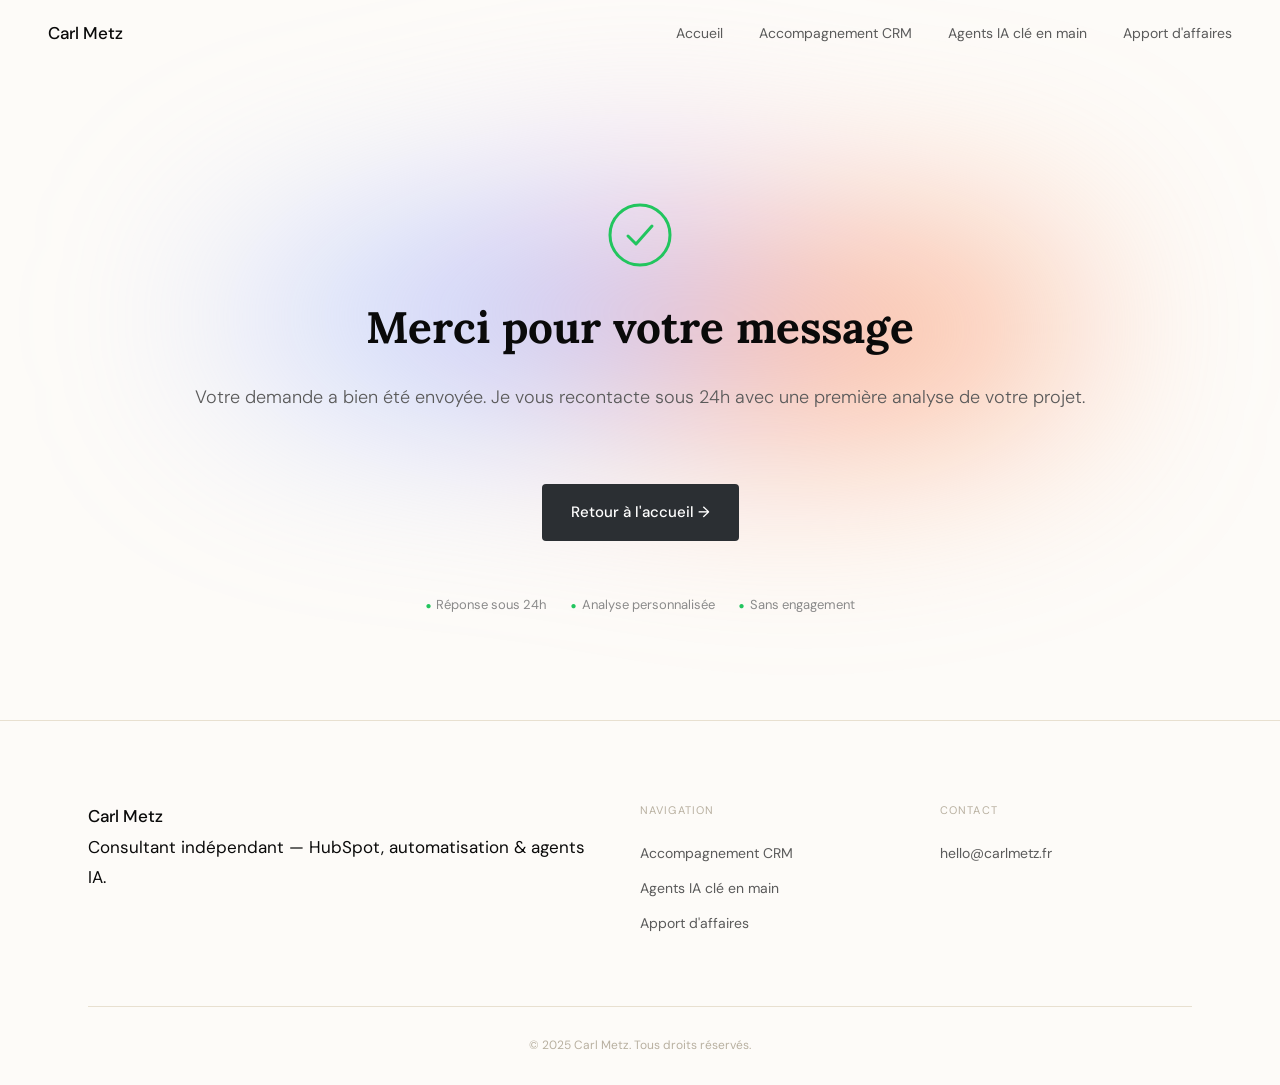
<file: merci/index.html>
<!DOCTYPE html>
<html lang="fr">
<head>
  <meta charset="UTF-8">
  <title>Merci — Carl Metz</title>
  <meta name="description" content="Votre demande a bien été envoyée. Je vous recontacte sous 24h.">
  <meta name="viewport" content="width=device-width, initial-scale=1">
  <link rel="icon" type="image/png" href="../Asset/favicon/favicon 162.png">
  <link rel="apple-touch-icon" href="../Asset/favicon/favicon 162.png">
  <meta name="robots" content="noindex, nofollow">
  <link rel="preconnect" href="https://fonts.googleapis.com">
  <link rel="preconnect" href="https://fonts.gstatic.com" crossorigin>
  <link href="https://fonts.googleapis.com/css2?family=Lora:ital,wght@0,400;0,700;1,400;1,700&family=DM+Sans:wght@300;400;500;600&display=swap" rel="stylesheet">
  <link rel="stylesheet" href="../style.css">
</head>
<body>

  <!-- HEADER -->
  <header id="header">
    <div class="header-inner">
      <a href="../" class="brand">Carl Metz</a>
      <nav class="nav-desktop">
        <a href="../">Accueil</a>
        <a href="../accompagnement-crm/">Accompagnement CRM</a>
        <a href="../#agents-ia">Agents IA clé en main</a>
        <a href="../apport-affaires/">Apport d'affaires</a>
      </nav>
      <button class="nav-toggle" aria-label="Menu">
        <span></span><span></span><span></span>
      </button>
    </div>
    <div class="nav-mobile">
      <a href="../">Accueil</a>
      <a href="../accompagnement-crm/">Accompagnement CRM</a>
      <a href="../#agents-ia">Agents IA clé en main</a>
      <a href="../apport-affaires/">Apport d'affaires</a>
    </div>
  </header>

  <!-- MERCI -->
  <section class="hero visible" style="min-height: 80vh; display: flex; align-items: center;">
    <div class="container hero-centered">
      <div class="merci-check">
        <svg width="64" height="64" viewBox="0 0 64 64" fill="none">
          <circle cx="32" cy="32" r="30" stroke="#22c55e" stroke-width="3"/>
          <path d="M20 33l8 8 16-18" stroke="#22c55e" stroke-width="3" stroke-linecap="round" stroke-linejoin="round"/>
        </svg>
      </div>
      <h1 style="font-size: 44px; margin-top: 24px;">Merci pour votre message</h1>
      <p class="lede">Votre demande a bien été envoyée. Je vous recontacte sous 24h avec une première analyse de votre projet.</p>
      <div class="hero-ctas" style="margin-top: 32px;">
        <a href="../" class="btn btn-primary">Retour à l'accueil →</a>
      </div>
      <div class="reassurance" style="margin-top: 32px;">
        <span><span class="green-dot">●</span> Réponse sous 24h</span>
        <span><span class="green-dot">●</span> Analyse personnalisée</span>
        <span><span class="green-dot">●</span> Sans engagement</span>
      </div>
    </div>
  </section>

  <!-- FOOTER -->
  <footer>
    <div class="container footer-grid">
      <div>
        <div class="brand">Carl Metz</div>
        <p class="footer-desc">Consultant indépendant — HubSpot, automatisation & agents IA.</p>
      </div>
      <div>
        <div class="footer-head">Navigation</div>
        <ul class="footer-links">
          <li><a href="../accompagnement-crm/">Accompagnement CRM</a></li>
          <li><a href="../#agents-ia">Agents IA clé en main</a></li>
          <li><a href="../apport-affaires/">Apport d'affaires</a></li>
        </ul>
      </div>
      <div>
        <div class="footer-head">Contact</div>
        <ul class="footer-links">
          <li><a href="mailto:hello@carlmetz.fr">hello@carlmetz.fr</a></li>
        </ul>
      </div>
    </div>
    <div class="container">
      <div class="footer-bottom">
        <span>&copy; 2025 Carl Metz. Tous droits réservés.</span>
      </div>
    </div>
  </footer>

  <script src="../script.js"></script>
  <!-- Start of HubSpot Embed Code -->
  <script type="text/javascript" id="hs-script-loader" async defer src="//js-eu1.hs-scripts.com/143326191.js"></script>
  <!-- End of HubSpot Embed Code -->
</body>
</html>
</file>
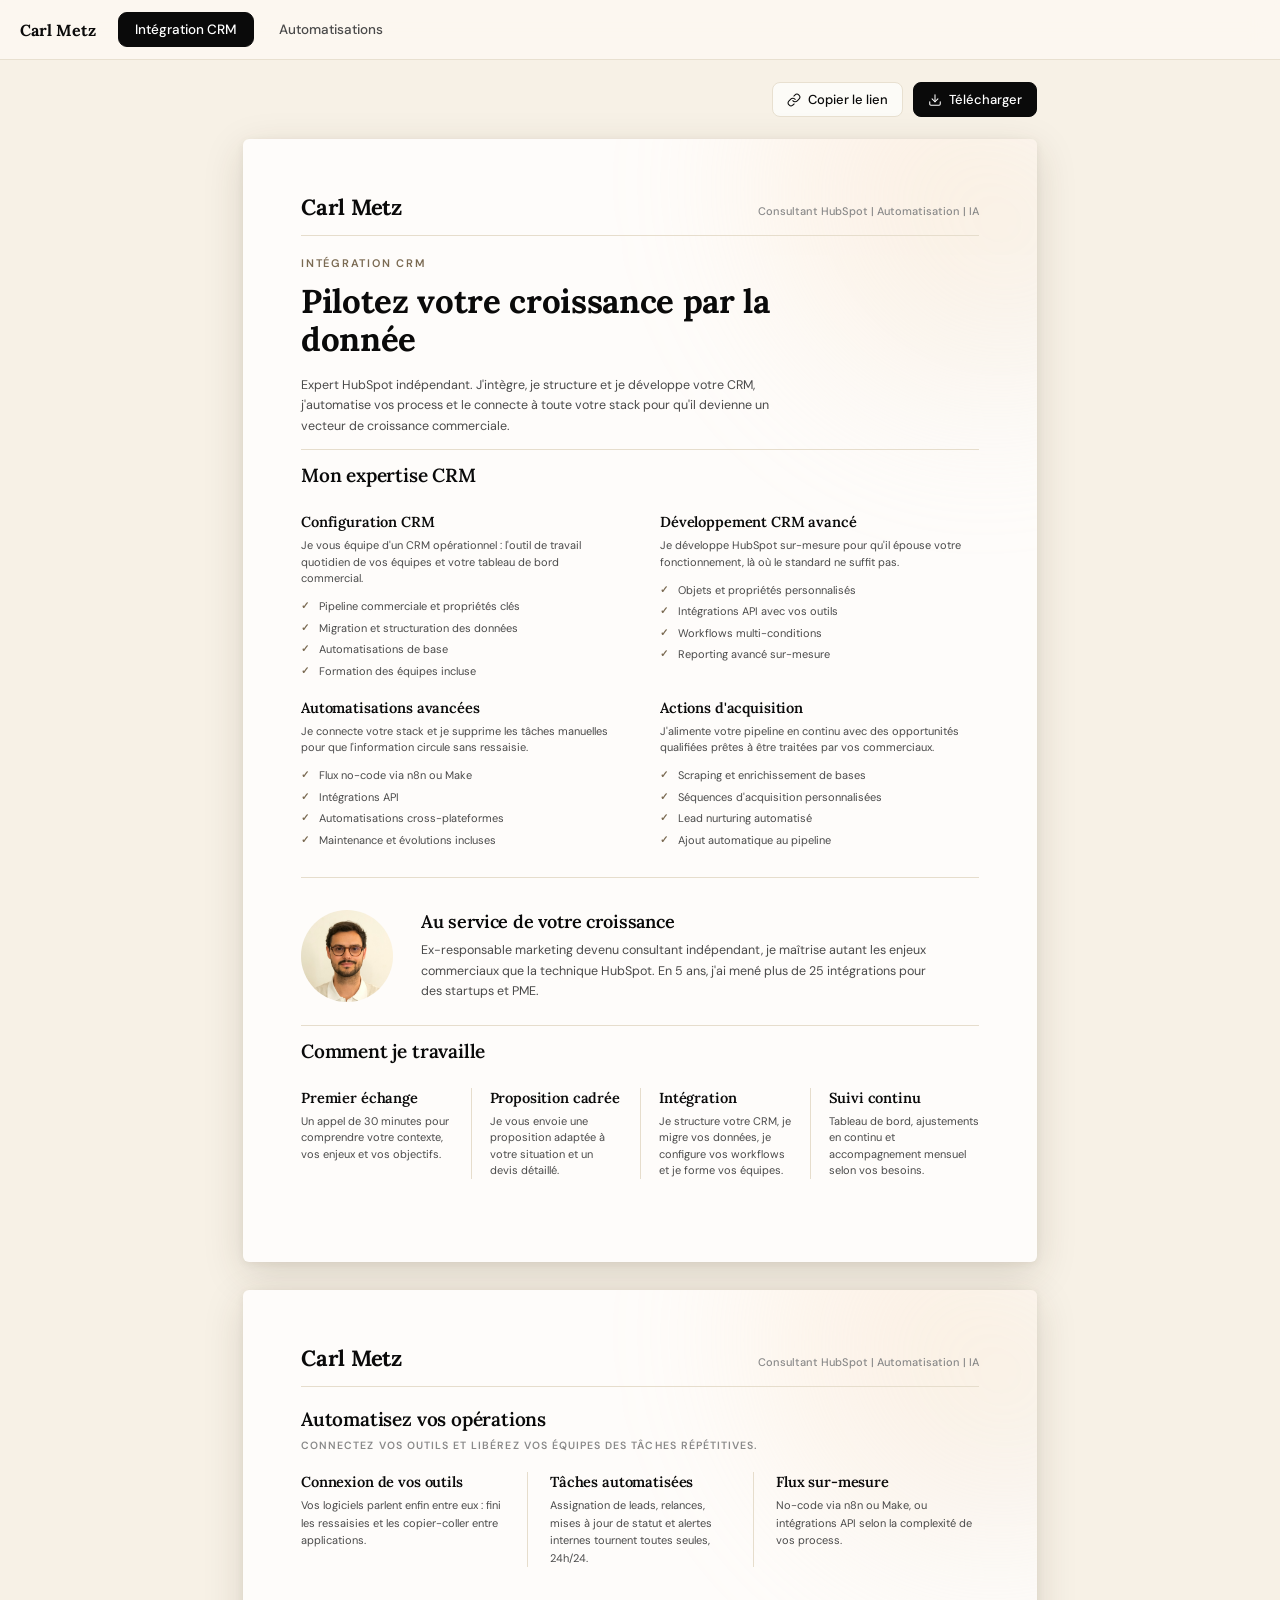
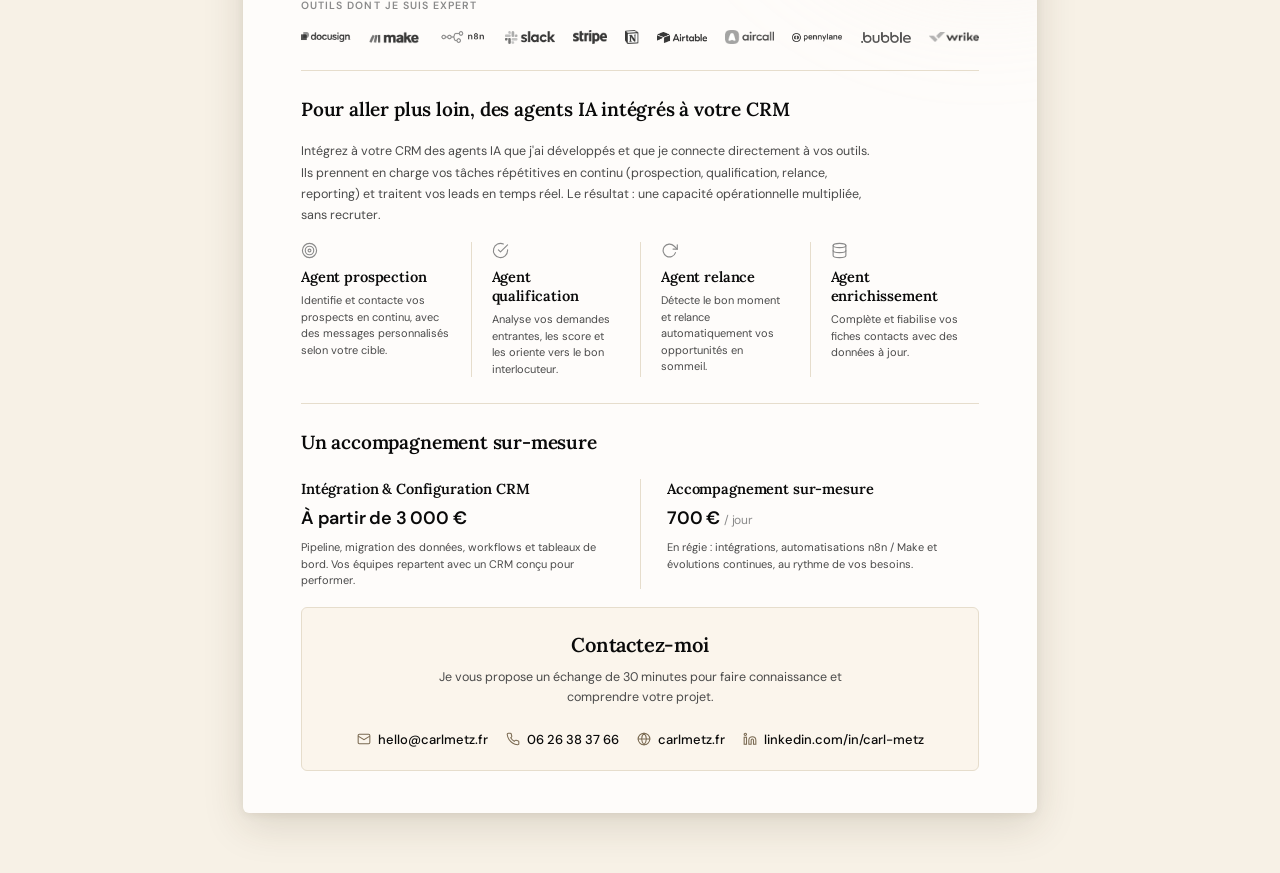
<file: presentation/index.html>
<!DOCTYPE html>
<html lang="fr">
<head>
<meta charset="UTF-8">
<title>Carl Metz — Intégration CRM HubSpot &amp; Automatisations</title>
<meta name="description" content="Consultant HubSpot indépendant. Fiches détaillées : intégration CRM, automatisations sur-mesure et agents IA pour vos équipes commerciales.">
<meta name="viewport" content="width=device-width, initial-scale=1">
<meta name="robots" content="noindex, nofollow">
<link rel="canonical" href="https://carlmetz.fr/presentation/">
<link rel="icon" type="image/png" href="../Asset/favicon/favicon 162.png">
<link rel="apple-touch-icon" href="../Asset/favicon/favicon 162.png">

<!-- Open Graph -->
<meta property="og:type" content="website">
<meta property="og:site_name" content="Carl Metz">
<meta property="og:locale" content="fr_FR">
<meta property="og:url" content="https://carlmetz.fr/presentation/">
<meta property="og:title" content="Carl Metz — Intégration CRM HubSpot &amp; Automatisations">
<meta property="og:description" content="Consultant HubSpot indépendant. Fiches détaillées : intégration CRM, automatisations sur-mesure et agents IA.">
<meta property="og:image" content="https://carlmetz.fr/Asset/social/Social%201.png">
<meta property="og:image:width" content="981">
<meta property="og:image:height" content="442">
<meta property="og:image:alt" content="Carl Metz — Consultant HubSpot, Automatisation, Agents IA">

<!-- Twitter / X -->
<meta name="twitter:card" content="summary_large_image">
<meta name="twitter:title" content="Carl Metz — Intégration CRM HubSpot &amp; Automatisations">
<meta name="twitter:description" content="Consultant HubSpot indépendant. Fiches détaillées : intégration CRM, automatisations sur-mesure et agents IA.">
<meta name="twitter:image" content="https://carlmetz.fr/Asset/social/Social%201.png">
<meta name="twitter:image:alt" content="Carl Metz — Consultant HubSpot, Automatisation, Agents IA">
<link rel="preconnect" href="https://fonts.googleapis.com">
<link rel="preconnect" href="https://fonts.gstatic.com" crossorigin>
<link href="https://fonts.googleapis.com/css2?family=Lora:ital,wght@0,400;0,500;0,600;0,700;1,400&family=DM+Sans:wght@300;400;500;600;700&display=swap" rel="stylesheet">
<style>
  * { margin: 0; padding: 0; box-sizing: border-box; }
  :root {
    --ink: #0a0a0a;
    --ink-soft: #4a4a4a;
    --ink-mute: #8a8a8a;
    --accent: #0a0a0a;
    --warm: #7a6a52;
    --cream: #FCF7F2;
    --beige: #E8E0D0;
    --line: #e6ddcc;
    --canvas: #f7f1e6;
  }
  html, body { height: 100%; }
  body {
    font-family: 'DM Sans', sans-serif;
    color: var(--ink);
    background: var(--canvas);
    -webkit-print-color-adjust: exact;
    print-color-adjust: exact;
  }

  /* ============ TOOLBAR ============ */
  .pv-bar {
    position: sticky;
    top: 0;
    z-index: 50;
    display: flex;
    align-items: center;
    justify-content: space-between;
    gap: 16px;
    padding: 12px 20px;
    background: rgba(252,247,242,0.88);
    backdrop-filter: saturate(160%) blur(14px);
    -webkit-backdrop-filter: saturate(160%) blur(14px);
    border-bottom: 1px solid var(--beige);
  }
  .pv-tabs { display: flex; gap: 8px; align-items: center; }
  .pv-brand {
    font-family: 'Lora', serif;
    font-weight: 700;
    font-size: 16px;
    margin-right: 14px;
    white-space: nowrap;
    color: var(--ink);
    text-decoration: none;
    cursor: pointer;
  }
  .pv-brand:hover { text-decoration: underline; text-underline-offset: 3px; }
  .pv-tab {
    font-family: 'DM Sans', sans-serif;
    font-size: 13.5px;
    font-weight: 500;
    color: var(--ink-soft);
    background: transparent;
    border: 1px solid transparent;
    padding: 8px 16px;
    border-radius: 9px;
    cursor: pointer;
    transition: all 0.18s ease;
    white-space: nowrap;
    display: inline-flex;
    align-items: center;
    gap: 7px;
  }
  .pv-tab:hover { background: #efe7d8; color: var(--ink); }
  .pv-tab.active {
    background: var(--ink);
    color: #fff;
    border-color: var(--ink);
  }
  .pv-tab:disabled { color: #b4b0c4; cursor: not-allowed; }
  .pv-tab:disabled:hover { background: transparent; color: #b4b0c4; }
  .soon {
    font-size: 9.5px;
    font-weight: 600;
    text-transform: uppercase;
    letter-spacing: 0.04em;
    color: var(--warm);
    background: #efe7d8;
    padding: 2px 7px;
    border-radius: 5px;
  }
  .pv-download {
    font-family: 'DM Sans', sans-serif;
    font-size: 13.5px;
    font-weight: 600;
    color: #fff;
    background: var(--accent);
    border: none;
    padding: 9px 18px;
    border-radius: 9px;
    cursor: pointer;
    display: inline-flex;
    align-items: center;
    gap: 8px;
    transition: filter 0.18s ease, transform 0.05s ease;
    white-space: nowrap;
    text-decoration: none;
  }
  .pv-download:hover { filter: brightness(1.08); }
  .pv-download:active { transform: translateY(1px); }
  .pv-download svg { width: 16px; height: 16px; }

  /* ============ ACTIONS BAR ============ */
  .pv-actions {
    padding: 22px 20px 0;
    display: flex;
    justify-content: center;
  }
  .pv-actions-inner {
    width: 794px;
    max-width: 100%;
    display: flex;
    justify-content: flex-end;
    gap: 10px;
    align-items: center;
  }
  .pv-action-btn {
    font-family: 'DM Sans', sans-serif;
    font-size: 13px;
    font-weight: 500;
    color: var(--ink);
    background: rgba(255,255,255,0.7);
    border: 1px solid var(--beige);
    padding: 8px 14px;
    border-radius: 8px;
    cursor: pointer;
    display: inline-flex;
    align-items: center;
    gap: 7px;
    text-decoration: none;
    position: relative;
    transition: background 0.25s ease, border-color 0.25s ease, color 0.25s ease, transform 0.05s ease;
    white-space: nowrap;
  }
  .pv-action-btn:hover { background: #fff; border-color: var(--warm); }
  .pv-action-btn:active { transform: translateY(1px); }
  .pv-action-btn svg { width: 14px; height: 14px; transition: transform 0.25s ease; }
  .pv-action-btn-primary {
    background: var(--ink);
    color: #fff;
    border-color: var(--ink);
  }
  .pv-action-btn-primary:hover { background: #2a2a2a; border-color: #2a2a2a; }

  /* icon + label swap (copy → copied) */
  .pv-action-btn .pv-ic-check { display: none; }
  .pv-action-btn .pv-action-label--copied { display: none; }
  .pv-action-btn.copied .pv-ic-default { display: none; }
  .pv-action-btn.copied .pv-ic-check { display: inline-block; animation: pvCheckPop 0.32s ease; }
  .pv-action-btn.copied .pv-action-label--default { display: none; }
  .pv-action-btn.copied .pv-action-label--copied { display: inline; }
  .pv-action-btn.copied {
    background: #e6f4ec;
    border-color: #4ea66b;
    color: #2c6a48;
  }
  .pv-action-btn.copied:hover { background: #e6f4ec; border-color: #4ea66b; }
  @keyframes pvCheckPop {
    0%   { transform: scale(0.4); opacity: 0; }
    60%  { transform: scale(1.15); opacity: 1; }
    100% { transform: scale(1); opacity: 1; }
  }

  /* ============ CANVAS ============ */
  .pv-canvas {
    padding: 22px 20px 60px;
    display: flex;
    flex-direction: column;
    align-items: center;
    gap: 28px;
  }
  .pv-section { display: flex; flex-direction: column; align-items: center; gap: 28px; width: 100%; }
  .pv-section[hidden] { display: none; }

  /* ============ DOCUMENT PAGE (A4) ============ */
  .doc {
    position: relative;
    width: 794px;            /* A4 @96dpi */
    min-height: 1123px;
    background: #FEFCFA;
    box-shadow: 0 12px 40px rgba(60,45,20,0.15), 0 2px 8px rgba(60,45,20,0.07);
    border-radius: 6px;
    padding: 60px 60px 52px;
    overflow: hidden;
    display: flex;
    flex-direction: column;
  }
  .doc::before {
    content: "";
    position: absolute;
    top: -220px; right: -200px;
    width: 540px; height: 540px;
    border-radius: 50%;
    background:
      radial-gradient(circle at 40% 45%, rgba(255,205,150,0.38) 0%, transparent 62%),
      radial-gradient(circle at 62% 60%, rgba(232,224,208,0.60) 0%, transparent 64%);
    filter: blur(58px);
    z-index: 0;
    pointer-events: none;
  }
  .doc > * { position: relative; z-index: 1; }

  /* ============ CRM — one-pager sobre (consulting premium) ============ */
  .doc-crm { padding: 54px 58px 42px; background: #FEFCFA; }
  .doc-crm::before { opacity: 0.5; }
  .doc-crm .doc-top { margin-bottom: 20px; }
  .doc-crm .eyebrow { margin-bottom: 12px; }
  .doc-crm h1 { font-size: 30px; line-height: 1.12; letter-spacing: -0.02em; margin-bottom: 14px; }
  .doc-crm .lede { font-size: 12.5px; line-height: 1.65; color: var(--ink-soft); max-width: 64ch; margin-bottom: 0; }

  .crm-rule { border: 0; border-top: 1px solid var(--line); margin: 13px 0; }

  .crm-intro { font-size: 14px; line-height: 1.7; color: var(--ink); max-width: 66ch; }
  .crm-intro strong { font-weight: 600; }

  .crm-sec-head { margin-bottom: 20px; }
  .crm-sec-head h3 { font-family: 'Lora', serif; font-weight: 600; font-size: 19px; color: var(--ink); margin-bottom: 5px; letter-spacing: -0.01em; }
  .crm-sec-head p { font-size: 10.5px; font-weight: 600; letter-spacing: 0.1em; text-transform: uppercase; color: var(--ink-mute); margin-top: 8px; }

  .crm-cols { display: grid; grid-template-columns: repeat(4, 1fr); }
  .crm-col { padding: 0 22px; border-left: 1px solid var(--line); }
  .crm-col:first-child { padding-left: 0; border-left: none; }
  .crm-col:last-child { padding-right: 0; }
  .crm-col h4 { font-size: 13px; font-weight: 600; color: var(--ink); margin-bottom: 8px; line-height: 1.3; }
  .crm-col p { font-size: 11.5px; color: var(--ink-soft); line-height: 1.55; }

  .crm-about { display: flex; align-items: center; gap: 28px; margin: 10px 0; }
  .crm-about .about-photo { width: 92px; height: 92px; border-radius: 50%; object-fit: cover; flex: 0 0 auto; }
  .crm-about h3 { font-family: 'Lora', serif; font-weight: 600; font-size: 18px; color: var(--ink); margin-bottom: 7px; letter-spacing: -0.01em; }
  .crm-about p { font-size: 12.5px; color: var(--ink-soft); line-height: 1.65; max-width: 64ch; }
  .crm-about strong { color: var(--ink); font-weight: 600; }

  .crm-tools .tools-label { font-size: 10.5px; font-weight: 600; letter-spacing: 0.1em; text-transform: uppercase; color: var(--ink-mute); margin-bottom: 18px; }
  .tools-1line { display: flex; flex-wrap: nowrap; align-items: center; justify-content: space-between; gap: 7px; }
  .tools-1line img { height: 14px; max-width: 50px; width: auto; object-fit: contain; filter: grayscale(100%); opacity: 0.78; mix-blend-mode: multiply; }

  .crm-approach h4 { font-family: 'Lora', serif; font-weight: 600; font-size: 17px; color: var(--ink); margin-bottom: 7px; letter-spacing: -0.01em; }
  .crm-approach p { font-size: 12.5px; color: var(--ink-soft); line-height: 1.65; max-width: 68ch; }

  .crm-contact { margin-top: auto; display: flex; align-items: baseline; justify-content: space-between; gap: 20px; border-top: 1px solid var(--line); padding-top: 24px; flex-wrap: wrap; }
  .crm-contact .cc-name { font-family: 'Lora', serif; font-weight: 600; font-size: 16px; color: var(--ink); }
  .crm-contact .cc-set { font-size: 11.5px; color: var(--ink-soft); }

  /* expertises 2x2 */
  .crm-expertise { display: grid; grid-template-columns: 1fr 1fr; gap: 16px 40px; }
  .crm-xp h4 { font-family: 'Lora', serif; font-weight: 600; font-size: 14.5px; color: var(--ink); margin-bottom: 6px; letter-spacing: -0.01em; }
  .crm-xp > p { font-size: 11px; color: var(--ink-soft); line-height: 1.5; margin-bottom: 9px; }
  .mini-checks { list-style: none; }
  .mini-checks li { position: relative; padding: 2.5px 0 2.5px 18px; font-size: 11px; color: var(--ink-soft); line-height: 1.5; }
  .mini-checks li::before { content: "✓"; position: absolute; left: 0; top: 2.5px; color: var(--warm); font-weight: 700; font-size: 10px; }

  /* agents IA */
  .crm-agents-text { font-size: 12.5px; color: var(--ink-soft); line-height: 1.65; max-width: 72ch; margin-bottom: 14px; }
  .crm-agents-tags { display: flex; flex-wrap: wrap; align-items: center; gap: 0; }
  .crm-agents-tags span { display: inline-flex; align-items: center; gap: 6px; font-size: 11px; color: var(--ink); padding: 0 13px; position: relative; }
  .crm-agents-tags span:first-child { padding-left: 0; }
  .crm-agents-tags span + span::before { content: ""; position: absolute; left: 0; top: 50%; transform: translateY(-50%); width: 1px; height: 13px; background: var(--beige); }
  .crm-agents-tags svg { width: 13px; height: 13px; color: var(--warm); flex: 0 0 auto; }

  /* agents — icône en haut, titre, petit paragraphe */
  .crm-agents-grid { display: grid; grid-template-columns: repeat(4, 1fr); }
  .agent-mini { padding: 0 20px; border-left: 1px solid var(--line); }
  .agent-mini:first-child { padding-left: 0; border-left: none; }
  .agent-mini:last-child { padding-right: 0; }
  .am-ic { width: 17px; height: 17px; color: var(--ink-mute); margin-bottom: 8px; }
  .am-ic svg { width: 100%; height: 100%; }
  .agent-mini h4 { font-family: 'Lora', serif; font-weight: 600; font-size: 14.5px; color: var(--ink); margin-bottom: 6px; letter-spacing: -0.01em; }
  .agent-mini p { font-size: 11px; color: var(--ink-soft); line-height: 1.5; }

  /* tarifs */
  .price-row { display: grid; grid-template-columns: 1fr 1fr; }
  .price-col { padding: 0 26px; border-left: 1px solid var(--line); }
  .price-col:first-child { padding-left: 0; border-left: none; }
  .price-col:last-child { padding-right: 0; }
  .price-col h4 { font-family: 'Lora', serif; font-weight: 600; font-size: 14.5px; color: var(--ink); margin-bottom: 8px; letter-spacing: -0.01em; }
  .price-col .pv { font-family: 'DM Sans', sans-serif; font-weight: 600; font-size: 18px; color: var(--ink); letter-spacing: -0.01em; margin-bottom: 9px; }
  .price-col .pv span { font-family: 'DM Sans', sans-serif; font-weight: 400; font-size: 12px; color: var(--ink-mute); }
  .price-col p { font-size: 11px; color: var(--ink-soft); line-height: 1.5; }

  /* automatisation — 3 colonnes */
  .auto-cols { display: grid; grid-template-columns: repeat(3, 1fr); margin-bottom: 24px; }
  .auto-col { padding: 0 22px; border-left: 1px solid var(--line); }
  .auto-col:first-child { padding-left: 0; border-left: none; }
  .auto-col:last-child { padding-right: 0; }
  .auto-col h4 { font-family: 'Lora', serif; font-weight: 600; font-size: 14.5px; color: var(--ink); margin-bottom: 6px; letter-spacing: -0.01em; }
  .auto-col p { font-size: 11px; color: var(--ink-soft); line-height: 1.5; }

  /* étapes — rangée épurée séparée par barres verticales */
  /* Auto-specific: 3-col expertise with paragraph + bullets */
  .crm-expertise-3 { display: grid; grid-template-columns: repeat(3, 1fr); gap: 16px 32px; }

  /* Auto-specific: airier spacing to fill the single page */
  .doc-auto { justify-content: space-between; }
  .doc-auto .doc-top { margin-bottom: 22px; }
  .doc-auto h1 { margin-bottom: 16px; }
  .doc-auto .lede { margin-bottom: 0; }
  .doc-auto .crm-rule { margin: 24px 0; }
  .doc-auto .crm-sec-head { margin-bottom: 20px; }
  .doc-auto .crm-about { margin: 12px 0; gap: 30px; }
  .doc-auto .crm-about .about-photo { width: 100px; height: 100px; }
  .doc-auto .crm-expertise-3 { gap: 16px 32px; }
  .doc-auto .crm-xp > p { margin-bottom: 10px; }
  .doc-auto .mini-checks li { padding: 3px 0 3px 18px; }
  .doc-auto .crm-tools { margin-top: 4px; margin-bottom: 4px; }
  .doc-auto .tools-1line { margin-top: 12px; }
  .doc-auto .crm-contact-final { margin-top: 24px; padding: 22px 28px 20px; }
  .doc-auto .crm-contact-final .ccf-lines { gap: 10px 22px; }

  .steps-row { display: grid; grid-template-columns: repeat(4, 1fr); }
  .doc-crm .crm-expertise + .crm-rule { margin-top: 26px; margin-bottom: 22px; }
  .step-item { padding: 0 18px; border-left: 1px solid var(--line); }
  .step-item:first-child { padding-left: 0; border-left: none; }
  .step-item:last-child { padding-right: 0; }
  .step-item h4 { font-family: 'Lora', serif; font-weight: 600; font-size: 14.5px; color: var(--ink); margin-bottom: 6px; letter-spacing: -0.01em; }
  .step-item p { font-size: 11px; color: var(--ink-soft); line-height: 1.5; }

  /* contact — vrai bloc */
  .crm-contact-block { display: flex; align-items: center; justify-content: space-between; gap: 28px; flex-wrap: wrap; background: var(--cream); border: 1px solid var(--beige); border-radius: 14px; padding: 24px 30px; }
  .ccb-head h3 { font-family: 'Lora', serif; font-weight: 600; font-size: 19px; color: var(--ink); margin-bottom: 5px; letter-spacing: -0.01em; }
  .ccb-head p { font-size: 11.5px; color: var(--ink-mute); }
  .ccb-lines { display: flex; flex-direction: column; gap: 9px; }

  /* contact final — sans encadré, centré, coordonnées en évidence */
  .crm-contact-final { text-align: center; margin-top: 30px; background: #FBF5EC; border: 1px solid var(--line); border-radius: 6px; padding: 24px 28px 22px; }
  .crm-contact-final h3 { font-family: 'Lora', serif; font-weight: 600; font-size: 20px; color: var(--ink); margin-bottom: 10px; letter-spacing: -0.01em; }
  .crm-contact-final p { font-size: 12.5px; color: var(--ink-soft); line-height: 1.6; max-width: 52ch; margin: 0 auto 24px; }
  .ccf-lines { display: flex; justify-content: center; flex-wrap: nowrap; gap: 18px; }
  .ccf-lines .cl2 { font-size: 13px; font-weight: 500; color: var(--ink); text-decoration: none; display: inline-flex; align-items: center; gap: 7px; white-space: nowrap; }
  .ccf-lines .cl2:hover { color: var(--warm); }
  .ccf-lines .cl2 svg { width: 14px; height: 14px; color: var(--warm); flex: 0 0 auto; }

  /* page 2 — plus aérée */
  .doc-crm-airy .crm-rule { margin: 26px 0; }
  .doc-crm-airy .crm-sec-head { margin-bottom: 20px; }
  .doc-crm-airy .auto-cols { margin-bottom: 28px; }
  .doc-crm-airy .auto-col p { line-height: 1.6; }
  .doc-crm-airy .crm-tools { margin-top: 4px; }
  .doc-crm-airy .crm-agents-text { line-height: 1.7; margin-bottom: 16px; }
  .doc-crm-airy .crm-pricing { gap: 22px; }
  .doc-crm-airy .crm-contact-final { margin-top: 18px; }

  .doc-top {
    display: flex;
    align-items: baseline;
    justify-content: space-between;
    padding-bottom: 14px;
    border-bottom: 1px solid var(--line);
    margin-bottom: 30px;
  }
  .doc-brand { font-family: 'Lora', serif; font-weight: 700; font-size: 22px; letter-spacing: -0.01em; }
  .doc-tag { font-size: 11px; color: var(--ink-mute); font-weight: 500; }

  .eyebrow {
    display: inline-block;
    font-size: 11px; font-weight: 600;
    letter-spacing: 0.16em; text-transform: uppercase;
    color: var(--warm); margin-bottom: 13px;
  }
  .doc h1 {
    font-family: 'Lora', serif; font-weight: 700;
    font-size: 33px; line-height: 1.16; letter-spacing: -0.01em;
    max-width: 15em; margin-bottom: 16px;
  }
  .lede { font-size: 13.5px; line-height: 1.65; color: var(--ink-soft); max-width: 44em; margin-bottom: 30px; }
  .lede strong { font-weight: 600; color: var(--ink); }

  .h2 { font-family: 'Lora', serif; font-weight: 600; font-size: 19px; margin-bottom: 18px; }

  /* service rows */
  .srv { display: grid; grid-template-columns: 44px 1fr; gap: 18px; align-items: start; margin-bottom: 20px; }
  .srv-ic {
    width: 44px; height: 44px; border-radius: 12px;
    background: #fff; border: 1px solid var(--beige);
    display: flex; align-items: center; justify-content: center; color: var(--ink);
  }
  .srv-ic svg { width: 21px; height: 21px; }
  .srv h3 { font-size: 15.5px; font-weight: 600; margin-bottom: 4px; }
  .srv p { font-size: 12.5px; line-height: 1.55; color: var(--ink-soft); margin-bottom: 8px; }
  .checks { list-style: none; display: grid; grid-template-columns: 1fr 1fr; gap: 4px 22px; }
  .checks li { font-size: 11.5px; color: var(--ink-soft); padding-left: 18px; position: relative; line-height: 1.5; }
  .checks li::before {
    content: "✓"; position: absolute; left: 0; top: 0;
    color: var(--accent); font-weight: 700; font-size: 11px;
  }

  /* solutions grid */
  .sol-grid { display: grid; grid-template-columns: 1fr 1fr; gap: 16px; margin-bottom: 26px; }
  .sol-card { border: 1px solid var(--beige); background: #fff; border-radius: 14px; padding: 18px 20px; }
  .sol-ic { width: 38px; height: 38px; border-radius: 10px; background: var(--cream); border: 1px solid var(--beige); display: flex; align-items: center; justify-content: center; color: var(--ink); margin-bottom: 12px; }
  .sol-ic svg { width: 19px; height: 19px; }
  .sol-card h4 { font-size: 14.5px; font-weight: 600; margin-bottom: 5px; }
  .sol-card p { font-size: 11.5px; line-height: 1.5; color: var(--ink-soft); margin-bottom: 11px; }
  .sol-tags { display: flex; flex-wrap: wrap; gap: 6px; }
  .sol-tags span { font-size: 10px; color: var(--warm); background: var(--cream); border: 1px solid var(--beige); padding: 3px 9px; border-radius: 5px; }

  /* contact card (light) */
  .contact-card { margin-top: auto; border: 1px solid var(--beige); background: #fff; border-radius: 16px; padding: 22px 26px; display: flex; align-items: center; justify-content: space-between; gap: 24px; }
  .contact-card .cc-head h4 { font-family: 'Lora', serif; font-weight: 600; font-size: 17px; margin-bottom: 3px; }
  .contact-card .cc-head .sub { font-size: 11.5px; color: var(--ink-mute); margin-bottom: 15px; }
  .cc-lines { display: flex; flex-direction: column; gap: 8px; }
  .cl2 { display: flex; align-items: center; gap: 10px; font-size: 11.5px; color: var(--ink-soft); }
  .cl2 svg { width: 15px; height: 15px; color: var(--ink); flex: 0 0 auto; }
  .cc-qr { text-align: center; flex: 0 0 auto; }
  .cc-qr img { width: 80px; height: 80px; border: 1px solid var(--beige); padding: 5px; border-radius: 10px; background: #fff; display: block; }
  .cc-qr span { font-size: 9px; color: var(--ink-mute); margin-top: 5px; display: block; }

  /* process steps */
  .steps { display: grid; grid-template-columns: repeat(2, 1fr); gap: 16px; margin-bottom: 30px; }
  .step { border: 1px solid var(--beige); border-radius: 14px; padding: 16px 18px; background: #fff; }
  .step .sn { font-size: 11px; font-weight: 600; color: var(--warm); text-transform: uppercase; letter-spacing: 0.06em; margin-bottom: 6px; }
  .step h4 { font-size: 14px; font-weight: 600; margin-bottom: 5px; }
  .step p { font-size: 11px; color: var(--ink-soft); line-height: 1.5; }

  /* pillars */
  .pillars { display: grid; grid-template-columns: repeat(3, 1fr); gap: 22px; margin-top: 4px; }
  .pillar-ic { color: var(--accent); margin-bottom: 10px; }
  .pillar-ic svg { width: 24px; height: 24px; }
  .pillar h4 { font-size: 13.5px; font-weight: 600; margin-bottom: 5px; }
  .pillar p { font-size: 11px; color: var(--ink-soft); line-height: 1.5; }

  /* panel + stats */
  .panel { background: #fff; border: 1px solid var(--beige); border-radius: 16px; padding: 22px 24px; }
  .stats { display: flex; gap: 34px; }
  .stat .num { font-family: 'Lora', serif; font-weight: 700; font-size: 22px; line-height: 1; }
  .stat .lbl { font-size: 10.5px; color: var(--ink-mute); margin-top: 4px; }

  /* tools strip — vrais logos */
  .tools-block { margin: 6px 0 4px; }
  .tools-label { font-size: 10.5px; font-weight: 600; color: var(--ink-mute); text-transform: uppercase; letter-spacing: 0.08em; margin-bottom: 16px; }
  .tools-logos { display: flex; flex-wrap: wrap; align-items: center; gap: 22px 36px; }
  .tools-logos img { height: 28px; max-width: 112px; width: auto; object-fit: contain; filter: grayscale(100%); opacity: 0.82; mix-blend-mode: multiply; }

  /* contact footer inside doc */
  .doc-foot {
    margin-top: auto;
    display: flex; align-items: center; justify-content: space-between;
    gap: 20px; padding-top: 20px;
  }
  .cta-dark { background: var(--ink); color: #fff; border-radius: 16px; padding: 18px 24px; flex: 1; display: flex; align-items: center; justify-content: space-between; }
  .cta-dark h4 { font-family: 'Lora', serif; font-weight: 600; font-size: 16px; margin-bottom: 10px; }
  .cta-lines { display: flex; gap: 18px; flex-wrap: wrap; }
  .cl { display: flex; align-items: center; gap: 7px; font-size: 12px; color: #e6e6ea; }
  .cl svg { width: 14px; height: 14px; opacity: 0.85; }
  .cta-qr { text-align: center; }
  .cta-qr img { width: 74px; height: 74px; background: #fff; padding: 5px; border-radius: 9px; display: block; }
  .cta-qr span { font-size: 9px; color: #9d9db0; margin-top: 4px; display: block; }

  .pagenum { position: absolute; bottom: 22px; right: 60px; font-size: 10px; color: var(--ink-mute); z-index: 1; }

  /* ============ COMING SOON ============ */
  .soon-block {
    width: 794px; min-height: 460px; background: var(--cream); border-radius: 6px;
    box-shadow: 0 12px 40px rgba(60,45,20,0.15);
    display: flex; flex-direction: column; align-items: center; justify-content: center; gap: 14px;
    text-align: center; padding: 60px;
  }
  .soon-block .ic { width: 56px; height: 56px; border-radius: 16px; background: #fff; border: 1px solid var(--beige); display: flex; align-items: center; justify-content: center; color: var(--ink); }
  .soon-block .ic svg { width: 28px; height: 28px; }
  .soon-block h2 { font-family: 'Lora', serif; font-weight: 700; font-size: 26px; }
  .soon-block p { font-size: 14px; color: var(--ink-soft); max-width: 32em; line-height: 1.6; }

  /* ============ RESPONSIVE (screen) ============ */
  @media (max-width: 900px) {
    .doc, .soon-block { width: 100%; }
    .doc { padding: 36px 28px 40px; min-height: 0; }
    .doc h1 { font-size: 26px; }
    .checks { grid-template-columns: 1fr; }
    .steps { grid-template-columns: 1fr; }
    .pillars { grid-template-columns: 1fr; gap: 16px; }
    .pagenum { display: none; }
    .doc-foot { flex-direction: column; }
    .cta-dark { flex-direction: column; align-items: flex-start; gap: 14px; width: 100%; }
    .pv-brand { display: none; }
    .pv-tab { padding: 7px 12px; font-size: 12.5px; }
  }

  /* ============ PRINT ============ */
  @media print {
    @page { size: A4; margin: 0; }
    body { background: #fff; }
    .pv-bar { display: none !important; }
    .pv-actions { display: none !important; }
    .pv-canvas { padding: 0; gap: 0; }
    .pv-section[hidden] { display: none !important; }
    .pv-section { display: block; gap: 0; }
    .doc {
      width: 210mm; min-height: 297mm; box-shadow: none; border-radius: 0;
      page-break-after: always; padding: 12mm 16mm 10mm;
    }
    .doc:last-child { page-break-after: auto; }
    .soon-block { display: none !important; }
  }
</style>
</head>
<body>

<!-- ============ TOOLBAR ============ -->
<header class="pv-bar">
  <div class="pv-tabs">
    <a class="pv-brand" href="https://carlmetz.fr" target="_blank" rel="noopener">Carl&nbsp;Metz</a>
    <button class="pv-tab active" data-tab="crm">Intégration CRM</button>
    <button class="pv-tab" data-tab="auto">Automatisations</button>
    <!-- Onglet Agents IA masqué pour le moment — décommenter pour le réactiver :
    <button class="pv-tab" data-tab="ia" disabled>Agents IA <span class="soon">Bientôt</span></button>
    -->
  </div>
</header>

<!-- ============ ACTIONS BAR (above PDF) ============ -->
<div class="pv-actions">
  <div class="pv-actions-inner">
    <button class="pv-action-btn" id="shareBtn" type="button">
      <svg class="pv-ic-default" viewBox="0 0 24 24" fill="none" stroke="currentColor" stroke-width="1.8" stroke-linecap="round" stroke-linejoin="round"><path d="M10 13a5 5 0 0 0 7.54.54l3-3a5 5 0 0 0-7.07-7.07l-1.72 1.71"/><path d="M14 11a5 5 0 0 0-7.54-.54l-3 3a5 5 0 0 0 7.07 7.07l1.71-1.71"/></svg>
      <svg class="pv-ic-check" viewBox="0 0 24 24" fill="none" stroke="currentColor" stroke-width="2.2" stroke-linecap="round" stroke-linejoin="round"><polyline points="20 6 9 17 4 12"/></svg>
      <span class="pv-action-label pv-action-label--default">Copier le lien</span>
      <span class="pv-action-label pv-action-label--copied">Lien copié</span>
    </button>
    <a class="pv-action-btn pv-action-btn-primary" id="downloadBtn" href="Carl-Metz-Integration-CRM.pdf" download="Carl Metz - Integration CRM.pdf">
      <svg viewBox="0 0 24 24" fill="none" stroke="currentColor" stroke-width="1.8" stroke-linecap="round" stroke-linejoin="round"><path d="M21 15v4a2 2 0 0 1-2 2H5a2 2 0 0 1-2-2v-4"/><polyline points="7 10 12 15 17 10"/><line x1="12" y1="15" x2="12" y2="3"/></svg>
      <span class="pv-action-label">Télécharger</span>
    </a>
  </div>
</div>

<main class="pv-canvas">

  <!-- ====================================================== -->
  <!-- ===============  TAB 1 — INTÉGRATION CRM  ============= -->
  <!-- ====================================================== -->
  <section class="pv-section" data-section="crm">

    <!-- Page 1 -->
    <article class="doc doc-crm">
      <div class="doc-top">
        <div class="doc-brand">Carl Metz</div>
        <div class="doc-tag">Consultant HubSpot | Automatisation | IA</div>
      </div>

      <span class="eyebrow">Intégration CRM</span>
      <h1>Pilotez votre croissance par la donnée</h1>
      <p class="lede">Expert HubSpot indépendant. J'intègre, je structure et je développe votre CRM, j'automatise vos process et le connecte à toute votre stack pour qu'il devienne un vecteur de croissance commerciale.</p>

      <hr class="crm-rule">

      <div class="crm-sec-head">
        <h3>Mon expertise CRM</h3>
      </div>
      <div class="crm-expertise">
        <div class="crm-xp">
          <h4>Configuration CRM</h4>
          <p>Je vous équipe d'un CRM opérationnel : l'outil de travail quotidien de vos équipes et votre tableau de bord commercial.</p>
          <ul class="mini-checks">
            <li>Pipeline commerciale et propriétés clés</li>
            <li>Migration et structuration des données</li>
            <li>Automatisations de base</li>
            <li>Formation des équipes incluse</li>
          </ul>
        </div>
        <div class="crm-xp">
          <h4>Développement CRM avancé</h4>
          <p>Je développe HubSpot sur-mesure pour qu'il épouse votre fonctionnement, là où le standard ne suffit pas.</p>
          <ul class="mini-checks">
            <li>Objets et propriétés personnalisés</li>
            <li>Intégrations API avec vos outils</li>
            <li>Workflows multi-conditions</li>
            <li>Reporting avancé sur-mesure</li>
          </ul>
        </div>
        <div class="crm-xp">
          <h4>Automatisations avancées</h4>
          <p>Je connecte votre stack et je supprime les tâches manuelles pour que l'information circule sans ressaisie.</p>
          <ul class="mini-checks">
            <li>Flux no-code via n8n ou Make</li>
            <li>Intégrations API</li>
            <li>Automatisations cross-plateformes</li>
            <li>Maintenance et évolutions incluses</li>
          </ul>
        </div>
        <div class="crm-xp">
          <h4>Actions d'acquisition</h4>
          <p>J'alimente votre pipeline en continu avec des opportunités qualifiées prêtes à être traitées par vos commerciaux.</p>
          <ul class="mini-checks">
            <li>Scraping et enrichissement de bases</li>
            <li>Séquences d'acquisition personnalisées</li>
            <li>Lead nurturing automatisé</li>
            <li>Ajout automatique au pipeline</li>
          </ul>
        </div>
      </div>

      <hr class="crm-rule">

      <div class="crm-about">
        <img class="about-photo" src="../Asset/Carl Metz pp1.jpg" alt="Carl Metz">
        <div>
          <h3>Au service de votre croissance</h3>
          <p>Ex-responsable marketing devenu consultant indépendant, je maîtrise autant les enjeux commerciaux que la technique HubSpot. En 5 ans, j'ai mené plus de 25 intégrations pour des startups et PME.</p>
        </div>
      </div>

      <hr class="crm-rule">

      <div class="crm-sec-head">
        <h3>Comment je travaille</h3>
      </div>
      <div class="steps-row">
        <div class="step-item">
          <h4>Premier échange</h4>
          <p>Un appel de 30 minutes pour comprendre votre contexte, vos enjeux et vos objectifs.</p>
        </div>
        <div class="step-item">
          <h4>Proposition cadrée</h4>
          <p>Je vous envoie une proposition adaptée à votre situation et un devis détaillé.</p>
        </div>
        <div class="step-item">
          <h4>Intégration</h4>
          <p>Je structure votre CRM, je migre vos données, je configure vos workflows et je forme vos équipes.</p>
        </div>
        <div class="step-item">
          <h4>Suivi continu</h4>
          <p>Tableau de bord, ajustements en continu et accompagnement mensuel selon vos besoins.</p>
        </div>
      </div>

    </article>

    <!-- Page 2 -->
    <article class="doc doc-crm doc-crm-airy">
      <div class="doc-top">
        <div class="doc-brand">Carl Metz</div>
        <div class="doc-tag">Consultant HubSpot | Automatisation | IA</div>
      </div>

      <div class="crm-sec-head">
        <h3>Automatisez vos opérations</h3>
        <p>Connectez vos outils et libérez vos équipes des tâches répétitives.</p>
      </div>
      <div class="auto-cols">
        <div class="auto-col">
          <h4>Connexion de vos outils</h4>
          <p>Vos logiciels parlent enfin entre eux : fini les ressaisies et les copier-coller entre applications.</p>
        </div>
        <div class="auto-col">
          <h4>Tâches automatisées</h4>
          <p>Assignation de leads, relances, mises à jour de statut et alertes internes tournent toutes seules, 24h/24.</p>
        </div>
        <div class="auto-col">
          <h4>Flux sur-mesure</h4>
          <p>No-code via n8n ou Make, ou intégrations API selon la complexité de vos process.</p>
        </div>
      </div>
      <div class="crm-tools">
        <div class="tools-label">Outils dont je suis expert</div>
        <div class="tools-1line">
          <img src="../Asset/Tools/docusign-logo.png" alt="DocuSign">
          <img src="../Asset/Tools/Make.png" alt="Make">
          <img src="../Asset/Tools/N8N.png" alt="n8n">
          <img src="../Asset/Tools/Slack.png" alt="Slack">
          <img src="../Asset/Tools/Stripe.png" alt="Stripe">
          <img src="../Asset/Tools/Notion.png" alt="Notion">
          <img src="../Asset/Tools/Airtable.png" alt="Airtable">
          <img src="../Asset/Tools/Aircall.png" alt="Aircall">
          <img src="../Asset/Tools/Pennylane.png" alt="Pennylane">
          <img src="../Asset/Tools/Bubble.png" alt="Bubble">
          <img src="../Asset/Tools/Wrike.png" alt="Wrike">
        </div>
      </div>

      <hr class="crm-rule">

      <div class="crm-agents">
        <div class="crm-sec-head">
          <h3>Pour aller plus loin, des agents IA intégrés à votre CRM</h3>
        </div>
        <p class="crm-agents-text">Intégrez à votre CRM des agents IA que j'ai développés et que je connecte directement à vos outils. Ils prennent en charge vos tâches répétitives en continu (prospection, qualification, relance, reporting) et traitent vos leads en temps réel. Le résultat : une capacité opérationnelle multipliée, sans recruter.</p>
        <div class="crm-agents-grid">
          <div class="agent-mini">
            <div class="am-ic"><svg viewBox="0 0 24 24" fill="none" stroke="currentColor" stroke-width="1.6" stroke-linecap="round" stroke-linejoin="round"><circle cx="12" cy="12" r="10"/><circle cx="12" cy="12" r="6"/><circle cx="12" cy="12" r="2"/></svg></div>
            <h4>Agent prospection</h4>
            <p>Identifie et contacte vos prospects en continu, avec des messages personnalisés selon votre cible.</p>
          </div>
          <div class="agent-mini">
            <div class="am-ic"><svg viewBox="0 0 24 24" fill="none" stroke="currentColor" stroke-width="1.6" stroke-linecap="round" stroke-linejoin="round"><path d="M22 11.08V12a10 10 0 1 1-5.93-9.14"/><polyline points="22 4 12 14.01 9 11.01"/></svg></div>
            <h4>Agent qualification</h4>
            <p>Analyse vos demandes entrantes, les score et les oriente vers le bon interlocuteur.</p>
          </div>
          <div class="agent-mini">
            <div class="am-ic"><svg viewBox="0 0 24 24" fill="none" stroke="currentColor" stroke-width="1.6" stroke-linecap="round" stroke-linejoin="round"><polyline points="23 4 23 10 17 10"/><path d="M20.49 15a9 9 0 1 1-2.12-9.36L23 10"/></svg></div>
            <h4>Agent relance</h4>
            <p>Détecte le bon moment et relance automatiquement vos opportunités en sommeil.</p>
          </div>
          <div class="agent-mini">
            <div class="am-ic"><svg viewBox="0 0 24 24" fill="none" stroke="currentColor" stroke-width="1.6" stroke-linecap="round" stroke-linejoin="round"><ellipse cx="12" cy="5" rx="9" ry="3"/><path d="M21 12c0 1.66-4 3-9 3s-9-1.34-9-3"/><path d="M3 5v14c0 1.66 4 3 9 3s9-1.34 9-3V5"/></svg></div>
            <h4>Agent enrichissement</h4>
            <p>Complète et fiabilise vos fiches contacts avec des données à jour.</p>
          </div>
        </div>
      </div>

      <hr class="crm-rule">

      <div class="crm-sec-head">
        <h3>Un accompagnement sur-mesure</h3>
      </div>
      <div class="price-row">
        <div class="price-col">
          <h4>Intégration & Configuration CRM</h4>
          <div class="pv">À partir de 3 000 €</div>
          <p>Pipeline, migration des données, workflows et tableaux de bord. Vos équipes repartent avec un CRM conçu pour performer.</p>
        </div>
        <div class="price-col">
          <h4>Accompagnement sur-mesure</h4>
          <div class="pv">700 € <span>/ jour</span></div>
          <p>En régie : intégrations, automatisations n8n / Make et évolutions continues, au rythme de vos besoins.</p>
        </div>
      </div>

      <div class="crm-contact-final">
        <h3>Contactez-moi</h3>
        <p>Je vous propose un échange de 30 minutes pour faire connaissance et comprendre votre projet.</p>
        <div class="ccf-lines">
          <a class="cl2" href="mailto:hello@carlmetz.fr"><svg viewBox="0 0 24 24" fill="none" stroke="currentColor" stroke-width="1.8"><rect x="2" y="4" width="20" height="16" rx="2"/><path d="m22 7-10 6L2 7"/></svg> hello@carlmetz.fr</a>
          <a class="cl2" href="tel:+33626383766"><svg viewBox="0 0 24 24" fill="none" stroke="currentColor" stroke-width="1.8"><path d="M22 16.92v3a2 2 0 0 1-2.18 2 19.79 19.79 0 0 1-8.63-3.07 19.5 19.5 0 0 1-6-6 19.79 19.79 0 0 1-3.07-8.67A2 2 0 0 1 4.11 2h3a2 2 0 0 1 2 1.72c.13.96.36 1.9.7 2.81a2 2 0 0 1-.45 2.11L8.09 9.91a16 16 0 0 0 6 6l1.27-1.27a2 2 0 0 1 2.11-.45c.9.34 1.85.57 2.81.7A2 2 0 0 1 22 16.92z"/></svg> 06 26 38 37 66</a>
          <a class="cl2" href="https://carlmetz.fr" target="_blank" rel="noopener"><svg viewBox="0 0 24 24" fill="none" stroke="currentColor" stroke-width="1.8" stroke-linecap="round" stroke-linejoin="round"><circle cx="12" cy="12" r="10"/><line x1="2" y1="12" x2="22" y2="12"/><path d="M12 2a15.3 15.3 0 0 1 4 10 15.3 15.3 0 0 1-4 10 15.3 15.3 0 0 1-4-10 15.3 15.3 0 0 1 4-10z"/></svg> carlmetz.fr</a>
          <a class="cl2" href="https://www.linkedin.com/in/carl-metz" target="_blank" rel="noopener"><svg viewBox="0 0 24 24" fill="none" stroke="currentColor" stroke-width="1.8"><path d="M16 8a6 6 0 0 1 6 6v7h-4v-7a2 2 0 0 0-4 0v7h-4v-7a6 6 0 0 1 6-6z"/><rect x="2" y="9" width="4" height="12"/><circle cx="4" cy="4" r="2"/></svg> linkedin.com/in/carl-metz</a>
        </div>
      </div>

    </article>
  </section>

  <!-- ====================================================== -->
  <!-- ===============  TAB 2 — AUTOMATISATIONS  ============= -->
  <!-- ====================================================== -->
  <section class="pv-section" data-section="auto" hidden>

    <!-- Single page -->
    <article class="doc doc-crm doc-auto">
      <div class="doc-top">
        <div class="doc-brand">Carl Metz</div>
        <div class="doc-tag">Consultant HubSpot | Automatisation | IA</div>
      </div>

      <span class="eyebrow">Automatisations</span>
      <h1>Connectez vos outils, automatisez vos process</h1>
      <p class="lede">Consultant indépendant spécialisé en automatisation. Je connecte votre stack, je supprime les tâches répétitives et je libère vos équipes pour qu'elles se concentrent sur la création de valeur.</p>

      <hr class="crm-rule">

      <div class="crm-sec-head">
        <h3>Mon expertise</h3>
      </div>
      <div class="crm-expertise-3">
        <div class="crm-xp">
          <h4>Connexion de vos outils</h4>
          <p>J'intègre votre stack via flux no-code ou API pour que vos logiciels échangent en temps réel.</p>
          <ul class="mini-checks">
            <li>Intégrations API natives</li>
            <li>Flux no-code n8n et Make</li>
            <li>Synchronisation temps réel</li>
            <li>Alertes cross-plateformes</li>
          </ul>
        </div>
        <div class="crm-xp">
          <h4>Automatisation des process</h4>
          <p>Je transforme vos process récurrents en workflows autonomes pour libérer vos équipes des tâches répétitives.</p>
          <ul class="mini-checks">
            <li>Assignation des leads</li>
            <li>Séquences de relance</li>
            <li>Mises à jour de statut</li>
            <li>Alertes internes Slack ou email</li>
          </ul>
        </div>
        <div class="crm-xp">
          <h4>Flux sur-mesure</h4>
          <p>Je conçois des automatisations adaptées à votre métier, du no-code rapide aux intégrations API complexes.</p>
          <ul class="mini-checks">
            <li>Logiques métier complexes</li>
            <li>Génération de documents</li>
            <li>Maintenance et évolutions</li>
            <li>Documentation incluse</li>
          </ul>
        </div>
      </div>

      <hr class="crm-rule">

      <div class="crm-about">
        <img class="about-photo" src="../Asset/Carl Metz pp1.jpg" alt="Carl Metz">
        <div>
          <h3>Au service de votre productivité</h3>
          <p>Ex-responsable marketing devenu consultant indépendant, je maîtrise autant les enjeux opérationnels que la technique. En 5 ans, j'ai déployé des automatisations pour des PME et ETI sur HubSpot, n8n, Make et au-delà.</p>
        </div>
      </div>

      <hr class="crm-rule">

      <div class="crm-tools">
        <div class="tools-label">Outils dont je suis expert</div>
        <div class="tools-1line">
          <img src="../Asset/Tools/docusign-logo.png" alt="DocuSign">
          <img src="../Asset/Tools/Make.png" alt="Make">
          <img src="../Asset/Tools/N8N.png" alt="n8n">
          <img src="../Asset/Tools/Slack.png" alt="Slack">
          <img src="../Asset/Tools/Stripe.png" alt="Stripe">
          <img src="../Asset/Tools/Notion.png" alt="Notion">
          <img src="../Asset/Tools/Airtable.png" alt="Airtable">
          <img src="../Asset/Tools/Aircall.png" alt="Aircall">
          <img src="../Asset/Tools/Pennylane.png" alt="Pennylane">
          <img src="../Asset/Tools/Bubble.png" alt="Bubble">
          <img src="../Asset/Tools/Wrike.png" alt="Wrike">
        </div>
      </div>

      <div class="crm-contact-final">
        <h3>Contactez-moi</h3>
        <p>Je vous propose un échange de 30 minutes pour faire connaissance et comprendre votre projet.</p>
        <div class="ccf-lines">
          <a class="cl2" href="mailto:hello@carlmetz.fr"><svg viewBox="0 0 24 24" fill="none" stroke="currentColor" stroke-width="1.8"><rect x="2" y="4" width="20" height="16" rx="2"/><path d="m22 7-10 6L2 7"/></svg> hello@carlmetz.fr</a>
          <a class="cl2" href="tel:+33626383766"><svg viewBox="0 0 24 24" fill="none" stroke="currentColor" stroke-width="1.8"><path d="M22 16.92v3a2 2 0 0 1-2.18 2 19.79 19.79 0 0 1-8.63-3.07 19.5 19.5 0 0 1-6-6 19.79 19.79 0 0 1-3.07-8.67A2 2 0 0 1 4.11 2h3a2 2 0 0 1 2 1.72c.13.96.36 1.9.7 2.81a2 2 0 0 1-.45 2.11L8.09 9.91a16 16 0 0 0 6 6l1.27-1.27a2 2 0 0 1 2.11-.45c.9.34 1.85.57 2.81.7A2 2 0 0 1 22 16.92z"/></svg> 06 26 38 37 66</a>
          <a class="cl2" href="https://carlmetz.fr" target="_blank" rel="noopener"><svg viewBox="0 0 24 24" fill="none" stroke="currentColor" stroke-width="1.8" stroke-linecap="round" stroke-linejoin="round"><circle cx="12" cy="12" r="10"/><line x1="2" y1="12" x2="22" y2="12"/><path d="M12 2a15.3 15.3 0 0 1 4 10 15.3 15.3 0 0 1-4 10 15.3 15.3 0 0 1-4-10 15.3 15.3 0 0 1 4-10z"/></svg> carlmetz.fr</a>
          <a class="cl2" href="https://www.linkedin.com/in/carl-metz" target="_blank" rel="noopener"><svg viewBox="0 0 24 24" fill="none" stroke="currentColor" stroke-width="1.8"><path d="M16 8a6 6 0 0 1 6 6v7h-4v-7a2 2 0 0 0-4 0v7h-4v-7a6 6 0 0 1 6-6z"/><rect x="2" y="9" width="4" height="12"/><circle cx="4" cy="4" r="2"/></svg> linkedin.com/in/carl-metz</a>
        </div>
      </div>
    </article>
  </section>

  <!-- ====================================================== -->
  <!-- ===============  TAB 3 — AGENTS IA  =================== -->
  <!-- ====================================================== -->
  <section class="pv-section" data-section="ia" hidden>
    <div class="soon-block">
      <div class="ic"><svg viewBox="0 0 24 24" fill="none" stroke="currentColor" stroke-width="1.6" stroke-linecap="round" stroke-linejoin="round"><rect x="3" y="11" width="18" height="10" rx="2"/><circle cx="12" cy="5" r="2"/><path d="M12 7v4"/><line x1="8" y1="16" x2="8" y2="16"/><line x1="16" y1="16" x2="16" y2="16"/></svg></div>
      <h2>Agents IA</h2>
      <p>Cette section arrive bientôt. Elle présentera les agents IA qui exécutent vos missions commerciales en autonomie : prospection, qualification, enrichissement, commercial itinérant et reporting.</p>
    </div>
  </section>

</main>

<script>
  (function () {
    var tabs = document.querySelectorAll('.pv-tab');
    var sections = document.querySelectorAll('.pv-section');
    var shareBtn = document.getElementById('shareBtn');
    var downloadBtn = document.getElementById('downloadBtn');
    var actionsBar = document.querySelector('.pv-actions');

    // Tab → PDF mapping
    var PDFS = {
      crm:  { file: 'Carl-Metz-Integration-CRM.pdf',  name: 'Carl Metz - Integration CRM.pdf'  },
      auto: { file: 'Carl-Metz-Automatisations.pdf',  name: 'Carl Metz - Automatisations.pdf'  }
    };

    function updateURL(name) {
      var url = new URL(window.location.href);
      url.searchParams.set('tab', name);
      // strip legacy ?print=
      url.searchParams.delete('print');
      history.replaceState(null, '', url);
    }

    function updateDownload(name) {
      var pdf = PDFS[name];
      if (pdf) {
        downloadBtn.style.display = '';
        downloadBtn.href = pdf.file;
        downloadBtn.setAttribute('download', pdf.name);
      } else {
        downloadBtn.style.display = 'none';
      }
    }

    function activate(name, opts) {
      opts = opts || {};
      tabs.forEach(function (t) { t.classList.toggle('active', t.dataset.tab === name); });
      sections.forEach(function (s) { s.hidden = (s.dataset.section !== name); });
      updateURL(name);
      updateDownload(name);
      if (!opts.silent) window.scrollTo({ top: 0, behavior: 'smooth' });
    }

    tabs.forEach(function (t) {
      t.addEventListener('click', function () {
        if (t.disabled) return;
        activate(t.dataset.tab);
      });
    });

    // Share: copy current URL to clipboard, green button confirmation
    if (shareBtn) {
      shareBtn.addEventListener('click', function () {
        var url = window.location.href;
        var done = function () {
          shareBtn.classList.add('copied');
          clearTimeout(shareBtn._t);
          shareBtn._t = setTimeout(function () { shareBtn.classList.remove('copied'); }, 1800);
        };
        if (navigator.clipboard && navigator.clipboard.writeText) {
          navigator.clipboard.writeText(url).then(done, function () {
            // Fallback: legacy copy
            var ta = document.createElement('textarea');
            ta.value = url; ta.style.position = 'fixed'; ta.style.opacity = '0';
            document.body.appendChild(ta); ta.select();
            try { document.execCommand('copy'); done(); } catch (e) {}
            document.body.removeChild(ta);
          });
        } else {
          var ta = document.createElement('textarea');
          ta.value = url; ta.style.position = 'fixed'; ta.style.opacity = '0';
          document.body.appendChild(ta); ta.select();
          try { document.execCommand('copy'); done(); } catch (e) {}
          document.body.removeChild(ta);
        }
      });
    }

    // Initial activation: read ?tab= (or legacy ?print=)
    var params = new URLSearchParams(window.location.search);
    var initial = params.get('tab') || params.get('print') || 'crm';
    if (!PDFS[initial] && initial !== 'ia') initial = 'crm';
    activate(initial, { silent: true });
  })();
</script>
  <!-- Start of HubSpot Embed Code -->
  <script type="text/javascript" id="hs-script-loader" async defer src="//js-eu1.hs-scripts.com/143326191.js"></script>
  <!-- End of HubSpot Embed Code -->
</body>
</html>
</file>
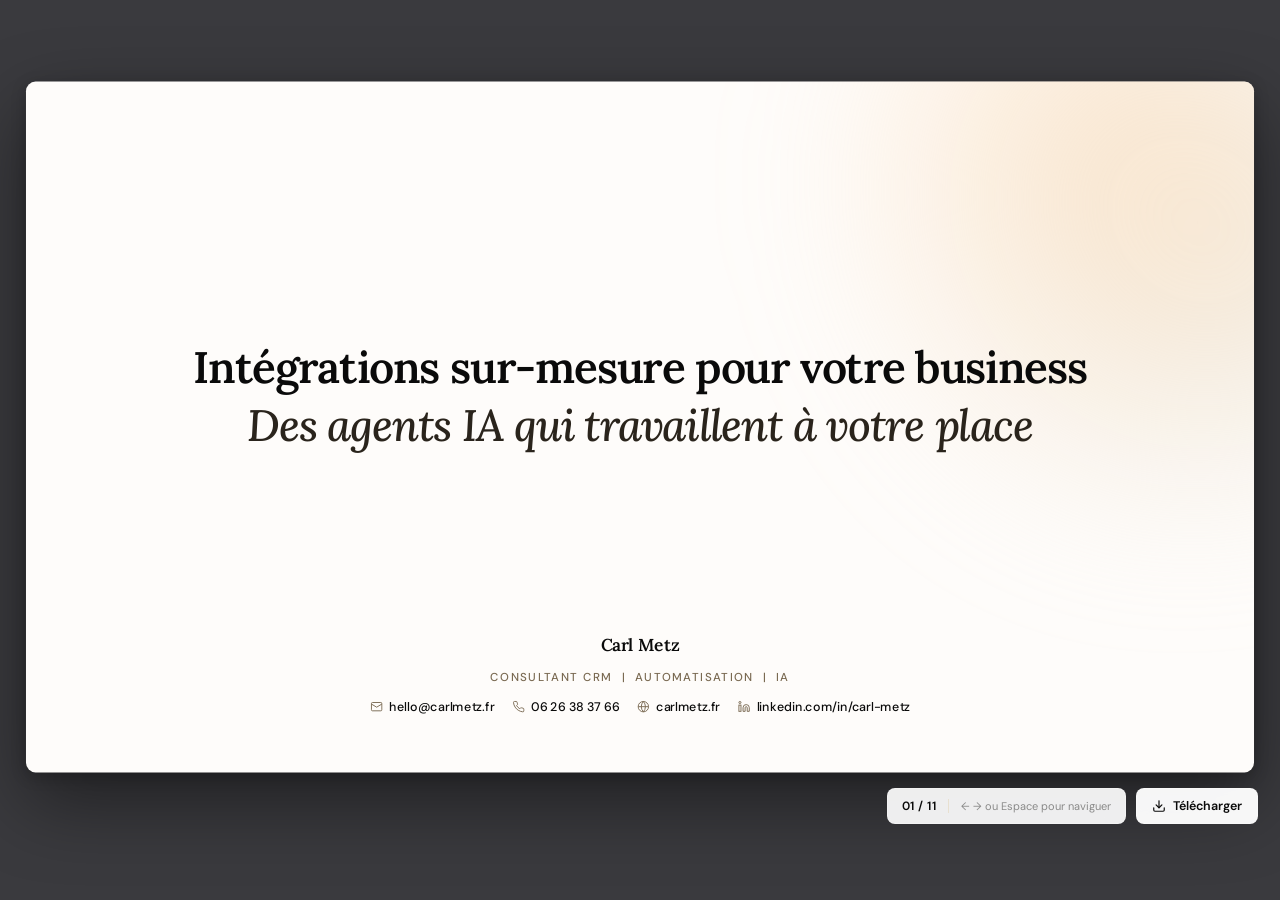
<file: proposition/index.html>
<!DOCTYPE html>
<html lang="fr">
<head>
<meta charset="UTF-8">
<title>Proposition — Carl Metz</title>
<meta name="viewport" content="width=device-width, initial-scale=1">
<meta name="robots" content="noindex, nofollow, noarchive, nosnippet, noimageindex">
<link rel="icon" type="image/png" href="../Asset/favicon/favicon 162.png">
<link rel="preconnect" href="https://fonts.googleapis.com">
<link rel="preconnect" href="https://fonts.gstatic.com" crossorigin>
<link href="https://fonts.googleapis.com/css2?family=Lora:ital,wght@0,400;0,500;0,600;0,700;1,400;1,500;1,600&family=DM+Sans:wght@300;400;500;600;700&display=swap" rel="stylesheet">
<style>
  * { margin: 0; padding: 0; box-sizing: border-box; }
  :root {
    --ink: #0a0a0a;
    --ink-soft: #4a4a4a;
    --ink-mute: #8a8a8a;
    --warm: #7a6a52;
    --cream: #FCF7F2;
    --beige: #E8E0D0;
    --line: #e6ddcc;
    --canvas: #f7f1e6;
    --accent: #b8472a;
  }
  html, body { height: 100%; }
  body {
    font-family: 'DM Sans', sans-serif;
    color: var(--ink);
    background: #3a3a3e;
    -webkit-font-smoothing: antialiased;
    -webkit-print-color-adjust: exact;
    print-color-adjust: exact;
    overflow: hidden;
  }

  /* ============ DECK = slide stage (no scroll) ============ */
  html, body { overflow: hidden; overscroll-behavior: none; }
  .deck {
    height: 100vh;
    width: 100vw;
    overflow: hidden;
    padding: 0;
    gap: 0;
    display: block;
    position: relative;
  }

  /* ============ SLIDE (fixed 1280x720, scaled as a whole, crossfade) ============ */
  .slide {
    position: absolute;
    top: var(--slide-top, 50%);
    left: 50%;
    transform: translate(-50%, -50%) scale(var(--slide-scale, 1));
    width: 1280px;
    height: 720px;
    max-width: none;
    container-type: size;
    background: #FEFCFA;
    box-shadow: 0 30px 80px rgba(0, 0, 0, 0.45), 0 4px 16px rgba(0, 0, 0, 0.22);
    border-radius: 10px;
    overflow: hidden;
    padding: 56px 84px;
    display: flex;
    flex-direction: column;
    opacity: 0;
    pointer-events: none;
    z-index: 1;
    transition: opacity 0.22s ease;
  }
  .slide.is-active {
    opacity: 1;
    pointer-events: auto;
    z-index: 2;
  }

  /* ============ FLOATING UI (bottom-right toolbar) ============ */
  .floating-toolbar {
    position: fixed;
    bottom: 18px;
    right: 22px;
    z-index: 60;
    display: flex;
    align-items: stretch;
    gap: 10px;
  }
  .floating-download {
    background: rgba(255,255,255,0.96);
    backdrop-filter: blur(12px);
    -webkit-backdrop-filter: blur(12px);
    color: var(--ink);
    border: 1px solid rgba(255,255,255,0.25);
    padding: 9px 15px;
    border-radius: 8px;
    cursor: pointer;
    font-family: 'DM Sans', sans-serif;
    font-size: 12.5px;
    font-weight: 600;
    display: inline-flex;
    align-items: center;
    gap: 7px;
    text-decoration: none;
    transition: background 0.18s ease, transform 0.05s ease;
  }
  .floating-download:hover { background: #fff; }
  .floating-download:active { transform: translateY(1px); }
  .floating-download svg { width: 14px; height: 14px; }
  .page-indicator {
    background: rgba(255,255,255,0.92);
    backdrop-filter: blur(10px) saturate(180%);
    -webkit-backdrop-filter: blur(10px) saturate(180%);
    border: 1px solid rgba(255,255,255,0.25);
    padding: 8px 14px;
    border-radius: 8px;
    font-family: 'DM Sans', sans-serif;
    font-size: 12px;
    font-weight: 600;
    color: var(--ink);
    letter-spacing: 0.04em;
    font-variant-numeric: tabular-nums;
    pointer-events: none;
    display: inline-flex;
    align-items: center;
    gap: 12px;
  }
  .page-indicator .pi-num { font-weight: 600; }
  .page-indicator .pi-hint {
    font-weight: 400;
    font-size: 11px;
    color: var(--ink-mute);
    padding-left: 12px;
    border-left: 1px solid var(--beige);
    letter-spacing: 0;
  }
  .slide::before {
    content: "";
    position: absolute;
    top: -240px; right: -260px;
    width: 700px; height: 700px;
    border-radius: 50%;
    background:
      radial-gradient(circle at 42% 45%, rgba(255,205,150,0.36) 0%, transparent 62%),
      radial-gradient(circle at 60% 60%, rgba(232,224,208,0.55) 0%, transparent 64%);
    filter: blur(70px);
    z-index: 0;
    pointer-events: none;
  }
  .slide > * { position: relative; z-index: 1; }

  /* slide brand strip */
  .slide-top {
    display: flex;
    align-items: center;
    justify-content: space-between;
    padding-bottom: 18px;
    border-bottom: 1px solid var(--line);
    margin-bottom: 36px;
  }
  .slide-brand {
    font-family: 'Lora', serif;
    font-weight: 700;
    font-size: 17px;
    color: var(--ink);
    letter-spacing: -0.005em;
  }
  .slide-brand .brand-sep {
    color: var(--ink-mute);
    font-weight: 400;
    margin: 0 10px;
  }
  .slide-brand .brand-sub {
    color: var(--ink-soft);
    font-weight: 500;
  }
  .slide-tag {
    font-family: 'DM Sans', sans-serif;
    font-size: 11px;
    font-weight: 500;
    letter-spacing: 0.12em;
    text-transform: uppercase;
    color: var(--ink-mute);
  }

  /* typo */
  .eyebrow {
    font-family: 'DM Sans', sans-serif;
    font-size: 11px;
    font-weight: 600;
    letter-spacing: 0.18em;
    text-transform: uppercase;
    color: var(--warm);
    margin-bottom: 16px;
  }
  h1.slide-title {
    font-family: 'Lora', serif;
    font-weight: 600;
    font-size: clamp(36px, 3.8cqw, 56px);
    line-height: 1.08;
    letter-spacing: -0.025em;
    color: var(--ink);
    margin-bottom: 18px;
  }
  h2.slide-title {
    font-family: 'Lora', serif;
    font-weight: 600;
    font-size: clamp(28px, 3cqw, 46px);
    line-height: 1.12;
    letter-spacing: -0.015em;
    color: var(--ink);
    margin-bottom: 14px;
  }
  .lede {
    font-family: 'DM Sans', sans-serif;
    font-size: clamp(17px, 1.6cqw, 23px);
    font-weight: 300;
    line-height: 1.55;
    color: var(--ink-soft);
    max-width: 60ch;
  }

  /* ============ SLIDE — CONTACT (clôture, centrée) ============ */
  .s-outro {
    text-align: center;
    align-items: center;
    justify-content: center;
  }
  .s-outro-body {
    margin: auto;
    display: flex;
    flex-direction: column;
    align-items: center;
  }
  .s-outro .eyebrow { margin-bottom: 18px; }
  .s-outro-title {
    font-family: 'Lora', serif;
    font-weight: 600;
    font-size: 60px;
    line-height: 1.05;
    letter-spacing: -0.025em;
    color: var(--ink);
    margin-bottom: 18px;
  }
  .s-outro-lede {
    font-family: 'DM Sans', sans-serif;
    font-size: 19px;
    font-weight: 300;
    line-height: 1.55;
    color: var(--ink-soft);
    max-width: 46ch;
    margin-bottom: 44px;
  }
  .s-outro-coords {
    display: flex;
    justify-content: center;
    flex-wrap: wrap;
    gap: 16px 30px;
    margin-bottom: 44px;
  }
  .s-outro-coords a {
    color: var(--ink);
    text-decoration: none;
    display: inline-flex;
    align-items: center;
    gap: 9px;
    font-size: 17px;
    font-weight: 500;
  }
  .s-outro-coords a:hover { color: var(--warm); }
  .s-outro-coords a svg {
    width: 17px;
    height: 17px;
    color: var(--warm);
    flex: 0 0 auto;
  }
  .s-outro-sign {
    padding-top: 30px;
    border-top: 1px solid var(--line);
    display: flex;
    flex-direction: column;
    align-items: center;
    gap: 8px;
  }
  .s-outro-name {
    font-family: 'Lora', serif;
    font-weight: 600;
    font-size: 21px;
    color: var(--ink);
  }
  .s-outro-role {
    font-family: 'DM Sans', sans-serif;
    font-size: 12.5px;
    font-weight: 500;
    letter-spacing: 0.14em;
    text-transform: uppercase;
    color: var(--warm);
  }

  /* ============ SLIDE 1 — INTRO (cover, centrée, épurée) ============ */
  .s-intro {
    padding: 60px 90px;
    text-align: center;
    align-items: center;
  }
  .s-intro .slide-top {
    width: 100%;
    border-bottom: none;
    padding-bottom: 0;
    margin-bottom: 0;
  }
  .s-intro-body {
    margin: auto 0;
    display: flex;
    flex-direction: column;
    align-items: center;
    gap: 26px;
  }
  .s-intro h1 {
    font-family: 'Lora', serif;
    font-weight: 600;
    font-size: 46px;
    line-height: 1.18;
    letter-spacing: -0.025em;
    color: var(--ink);
    max-width: none;
    white-space: nowrap;
  }
  .s-intro h1 em {
    display: block;
    font-style: italic;
    font-weight: 500;
    color: #2a241c;
    margin-top: 6px;
    white-space: nowrap;
  }
  .s-intro-foot {
    width: 100%;
    margin-top: 0;
    padding-top: 0;
    border-top: none;
    display: flex;
    flex-direction: column;
    align-items: center;
    gap: 14px;
  }
  .s-intro-name {
    font-family: 'Lora', serif;
    font-weight: 600;
    font-size: 18px;
    color: var(--ink);
  }
  .s-intro-role {
    font-family: 'DM Sans', sans-serif;
    font-size: 12px;
    font-weight: 500;
    letter-spacing: 0.14em;
    text-transform: uppercase;
    color: var(--warm);
  }
  .s-intro-coords-line {
    display: flex;
    justify-content: center;
    flex-wrap: wrap;
    gap: 18px;
  }
  .s-intro-coords-line a {
    color: var(--ink);
    text-decoration: none;
    display: inline-flex;
    align-items: center;
    gap: 7px;
    font-size: 13px;
    font-weight: 500;
  }
  .s-intro-coords-line a:hover { color: var(--warm); }
  .s-intro-coords-line a svg {
    width: 13px;
    height: 13px;
    color: var(--warm);
    flex: 0 0 auto;
  }

  /* ============ SLIDE 3 — CV TIMELINE ============ */
  .s-cv .timeline {
    flex: 1;
    display: flex;
    flex-direction: column;
    justify-content: center;
    padding: 8px 0 30px;
  }
  .tl-track {
    position: relative;
    display: grid;
    grid-template-columns: repeat(4, 1fr);
    gap: 26px;
    padding-top: 36px;
  }
  .tl-line {
    position: absolute;
    top: 16px;
    left: 4%;
    right: 4%;
    height: 1px;
    background: var(--line);
    z-index: 0;
  }
  .tl-line::before, .tl-line::after {
    content: "";
    position: absolute;
    top: 50%;
    width: 9px;
    height: 9px;
    border-radius: 50%;
    background: var(--warm);
    transform: translateY(-50%);
  }
  .tl-line::before { left: -4px; }
  .tl-line::after { right: -4px; }
  .tl-item {
    position: relative;
    padding-top: 4px;
  }
  .tl-item::before {
    content: "";
    position: absolute;
    top: -24px;
    left: 0;
    width: 11px;
    height: 11px;
    border-radius: 50%;
    background: var(--warm);
    border: 2.5px solid #FEFCFA;
    box-shadow: 0 0 0 1px var(--warm);
  }
  .tl-date {
    font-family: 'DM Sans', sans-serif;
    font-weight: 600;
    font-size: 12px;
    letter-spacing: 0.12em;
    text-transform: uppercase;
    color: var(--warm);
    margin-bottom: 8px;
  }
  .tl-title {
    font-family: 'Lora', serif;
    font-weight: 600;
    font-size: 20px;
    color: var(--ink);
    margin-bottom: 6px;
    letter-spacing: -0.005em;
    line-height: 1.25;
  }
  .tl-subtitle {
    font-size: 13px;
    color: var(--warm);
    font-weight: 500;
    margin-bottom: 10px;
  }
  .tl-item p {
    font-size: 14.5px;
    color: var(--ink-soft);
    line-height: 1.55;
  }
  .tl-bullets {
    list-style: none;
    margin-top: 10px;
    display: flex;
    flex-direction: column;
    gap: 5px;
  }
  .tl-bullets li {
    font-size: 14px;
    color: var(--ink-soft);
    line-height: 1.5;
    padding-left: 14px;
    position: relative;
  }
  .tl-bullets li::before {
    content: "";
    position: absolute;
    left: 0;
    top: 9px;
    width: 5px;
    height: 1px;
    background: var(--warm);
  }

  /* ============ SLIDE 4 / 5 — PRESTATIONS ============ */
  .s-presta { display: flex; flex-direction: column; }
  .s-presta .slide-body {
    display: flex;
    flex-direction: column;
    flex: 1;
    gap: 28px;
  }
  /* Automation: group cols + tools, hugging the title */
  .auto-content {
    display: flex;
    flex-direction: column;
    flex: 1;
    gap: clamp(28px, 3.4cqh, 48px);
    justify-content: flex-start;
  }
  .presta-intro {
    display: grid;
    grid-template-columns: 2fr 1fr;
    gap: 36px;
    align-items: end;
  }
  .presta-intro .lede { margin: 0; }
  .presta-intro-meta {
    font-size: 13px;
    color: var(--ink-mute);
    text-align: right;
    border-left: 1px solid var(--line);
    padding-left: 24px;
  }
  .presta-grid-4 {
    display: grid;
    grid-template-columns: repeat(2, 1fr);
    gap: 50px 48px;
    align-content: start;
  }
  /* Automation slide: title / columns / tools stacked with even 50px gaps */
  .s-auto .slide-body { justify-content: flex-start; gap: 50px; }
  .presta-block {
    display: flex;
    flex-direction: column;
    gap: 8px;
  }
  .presta-block h4 {
    font-family: 'Lora', serif;
    font-weight: 600;
    font-size: clamp(20px, 1.75cqw, 26px);
    color: var(--ink);
    letter-spacing: -0.01em;
  }
  .presta-block p {
    font-size: clamp(14.5px, 1.22cqw, 18px);
    color: var(--ink-soft);
    line-height: 1.55;
    margin-bottom: 4px;
  }
  .presta-block ul {
    list-style: none;
    display: flex;
    flex-direction: column;
    gap: 6px;
  }
  .presta-block ul li {
    font-size: clamp(14px, 1.08cqw, 16.5px);
    color: var(--ink-soft);
    padding-left: 18px;
    position: relative;
    line-height: 1.5;
  }
  .presta-block ul li::before {
    content: "✓";
    position: absolute;
    left: 0;
    top: 0;
    color: var(--warm);
    font-weight: 700;
  }

  /* automation slide tools strip */
  .tools-strip {
    margin-top: auto;
    padding-top: 22px;
    border-top: 1px solid var(--line);
  }
  .tools-strip.tools-strip--inline {
    margin-top: 28px;
    padding-top: 0;
    border-top: none;
  }
  .tools-strip-label {
    font-family: 'DM Sans', sans-serif;
    font-size: 11px;
    font-weight: 600;
    letter-spacing: 0.12em;
    text-transform: uppercase;
    color: var(--ink-mute);
    margin-bottom: 14px;
  }
  .tools-strip--inline .tools-strip-label {
    font-family: 'Lora', serif;
    font-weight: 600;
    font-size: clamp(18px, 1.55cqw, 24px);
    color: var(--ink);
    letter-spacing: -0.01em;
    text-transform: none;
    margin-bottom: clamp(18px, 1.8cqh, 28px);
  }
  .tools-strip--inline .tools-row {
    gap: clamp(20px, 2cqw, 32px);
    margin-bottom: 8px;
  }
  .tools-strip--inline .tools-row img {
    height: clamp(22px, 2cqh, 30px);
    max-width: clamp(70px, 6cqw, 100px);
  }

  /* ============ SLIDE — TROIS EXPERTISES ============ */
  .s-expertises { display: flex; flex-direction: column; }
  .s-expertises .slide-body {
    display: flex;
    flex-direction: column;
    flex: 1;
    gap: clamp(24px, 3cqh, 44px);
  }
  .xp-wrap {
    flex: 1;
    display: flex;
    align-items: flex-start;
  }
  .xp-grid {
    width: 100%;
    display: grid;
    grid-template-columns: repeat(3, 1fr);
    gap: clamp(20px, 2.2cqw, 36px);
  }
  .xp-col {
    background: #FBF5EC;
    border: 1px solid var(--line);
    border-radius: 14px;
    padding: clamp(26px, 3cqh, 44px) clamp(22px, 2.2cqw, 36px);
    display: flex;
    flex-direction: column;
    align-items: center;
    text-align: center;
  }
  .xp-col h3 {
    font-family: 'Lora', serif;
    font-weight: 600;
    font-size: clamp(22px, 2.1cqw, 30px);
    color: var(--ink);
    letter-spacing: -0.015em;
    margin-bottom: clamp(12px, 1.4cqh, 18px);
    line-height: 1.15;
  }
  .xp-col p {
    font-size: clamp(15px, 1.25cqw, 18px);
    color: var(--ink-soft);
    line-height: 1.6;
    max-width: 32ch;
  }

  /* ============ SLIDE — CYCLE DE VIE (cartographie gantt) ============ */
  .s-lifecycle { display: flex; flex-direction: column; }
  .s-lifecycle .slide-body {
    display: flex;
    flex-direction: column;
    flex: 1;
    gap: clamp(22px, 2.6cqh, 38px);
  }
  .lc-map-wrap {
    flex: 1;
    display: flex;
    flex-direction: column;
    justify-content: flex-start;
    gap: 18px;
  }
  .lc-map { margin-top: 4px; }
  /* phase header row */
  .lc-phases {
    display: grid;
    grid-template-columns: repeat(5, 1fr);
    gap: clamp(8px, 0.8cqw, 14px);
  }
  .lc-phase-h {
    text-align: center;
    font-family: 'DM Sans', sans-serif;
    font-weight: 600;
    font-size: clamp(11px, 1cqw, 15px);
    letter-spacing: 0.02em;
    color: var(--ink);
    padding-bottom: clamp(8px, 0.9cqh, 12px);
    border-bottom: 2px solid var(--warm);
  }
  .lc-phase-h span {
    display: block;
    font-size: clamp(9.5px, 0.78cqw, 11px);
    font-weight: 600;
    letter-spacing: 0.12em;
    text-transform: uppercase;
    color: var(--ink-mute);
    margin-bottom: 4px;
  }
  /* gantt grid of bars */
  .lc-map {
    display: grid;
    grid-template-columns: repeat(5, 1fr);
    gap: clamp(8px, 0.8cqw, 14px) clamp(8px, 0.8cqw, 14px);
    grid-auto-rows: minmax(clamp(34px, 4cqh, 50px), auto);
  }
  .lc-bar {
    border-radius: 9px;
    border: 1px solid var(--line);
    border-left-width: 4px;
    background: #FEFCFA;
    display: flex;
    flex-direction: column;
    align-items: center;
    justify-content: center;
    text-align: center;
    gap: 2px;
    padding: clamp(8px, 1cqh, 13px) clamp(10px, 1.1cqw, 16px);
    line-height: 1.25;
  }
  .lc-bar strong {
    font-family: 'DM Sans', sans-serif;
    font-weight: 600;
    font-size: clamp(13px, 1.05cqw, 16px);
    color: var(--ink);
  }
  .lc-bar small {
    font-family: 'DM Sans', sans-serif;
    font-size: clamp(10.5px, 0.85cqw, 12.5px);
    font-weight: 400;
    color: var(--ink-mute);
  }
  /* category colours */
  .lc-bar--crm   { border-left-color: #7a6a52; background: #FBF5EC; }
  .lc-bar--ia    { border-left-color: #b8472a; background: #FBF1EC; }
  .lc-bar--auto  { border-left-color: #5f7184; background: #EEF1F4; }
  .lc-bar--pilot { border-left-color: #3a3a3e; background: #F1EFEC; }
  /* legend */
  .lc-legend {
    display: flex;
    flex-wrap: wrap;
    justify-content: center;
    gap: clamp(16px, 1.8cqw, 30px);
  }
  .lc-legend span {
    display: inline-flex;
    align-items: center;
    gap: 8px;
    font-family: 'DM Sans', sans-serif;
    font-size: clamp(11px, 0.9cqw, 13.5px);
    color: var(--ink-soft);
  }
  .lc-legend span::before {
    content: "";
    width: 11px;
    height: 11px;
    border-radius: 3px;
    background: var(--dot, var(--warm));
  }
  .lc-legend .lg-crm::before   { background: #7a6a52; }
  .lc-legend .lg-ia::before    { background: #b8472a; }
  .lc-legend .lg-auto::before  { background: #5f7184; }
  .lc-legend .lg-pilot::before { background: #3a3a3e; }

  /* ============ SLIDE — MÉTHODE ET TARIFICATION ============ */
  .s-method { display: flex; flex-direction: column; }
  .s-method .slide-body {
    display: flex;
    flex-direction: column;
    flex: 1;
    gap: 34px;
    justify-content: space-between;
  }
  .method-grid {
    display: grid;
    grid-template-columns: repeat(3, 1fr);
    gap: 0;
  }
  .method-step {
    padding: 0 clamp(24px, 2.6cqw, 44px);
    border-left: 1px solid var(--line);
  }
  .method-step:first-child { padding-left: 0; border-left: none; }
  .method-step:last-child { padding-right: 0; }
  .ms-num {
    display: block;
    font-family: 'Lora', serif;
    font-weight: 600;
    font-size: clamp(28px, 2.6cqw, 40px);
    color: var(--warm);
    letter-spacing: -0.01em;
    margin-bottom: 20px;
    line-height: 1;
  }
  .method-step h4 {
    font-family: 'Lora', serif;
    font-weight: 600;
    font-size: clamp(22px, 2cqw, 30px);
    color: var(--ink);
    margin-bottom: 14px;
    letter-spacing: -0.01em;
  }
  .method-step p {
    font-size: clamp(15px, 1.25cqw, 18px);
    color: var(--ink-soft);
    line-height: 1.6;
  }
  /* Pricing boxes — large, centered */
  .pricing-row {
    display: grid;
    grid-template-columns: 1fr 1fr;
    gap: 32px;
    width: 100%;
    max-width: 940px;
    margin: 0 auto;
  }
  .pricing-box {
    background: #FBF5EC;
    border: 1px solid var(--line);
    border-radius: 14px;
    padding: 40px 44px;
    display: flex;
    flex-direction: column;
    align-items: center;
    text-align: center;
    gap: 14px;
  }
  .pricing-box h4 {
    font-family: 'Lora', serif;
    font-weight: 600;
    font-size: 28px;
    color: var(--ink);
    letter-spacing: -0.01em;
  }
  .pricing-box p {
    font-size: 16px;
    color: var(--ink-soft);
    line-height: 1.55;
    max-width: 34ch;
  }
  .pricing-box .pb-price {
    margin-top: 4px;
    font-family: 'DM Sans', sans-serif;
    font-weight: 600;
    font-size: 24px;
    color: var(--ink);
  }
  .pricing-box .pb-price span {
    font-weight: 400;
    font-size: 16px;
    color: var(--ink-mute);
    margin-left: 4px;
  }

  /* ============ SLIDE — USE CASE ============ */
  .s-usecase { display: flex; flex-direction: column; }
  .s-usecase .slide-body {
    display: flex;
    flex-direction: column;
    flex: 1;
    gap: 34px;
    justify-content: flex-start;
  }
  .uc-header { display: flex; align-items: center; gap: clamp(22px, 2.2cqw, 36px); }
  .uc-logo {
    height: clamp(38px, 3.4cqw, 58px);
    display: flex;
    align-items: center;
    flex-shrink: 0;
  }
  .uc-logo img { height: 100%; width: auto; object-fit: contain; display: block; }
  .uc-logo--placeholder {
    height: clamp(54px, 4.4cqw, 76px);
    min-width: clamp(80px, 7cqw, 120px);
    padding: 0 16px;
    background: var(--cream);
    border: 1px solid var(--line);
    border-radius: 12px;
    justify-content: center;
    color: var(--ink-mute);
    font-family: 'DM Sans', sans-serif;
    font-size: 10px;
    font-weight: 600;
    letter-spacing: 0.12em;
    text-transform: uppercase;
  }
  .uc-header h2 { margin-bottom: 8px; }
  .uc-header .lede { margin: 0; }

  .uc-grid {
    display: grid;
    grid-template-columns: 1.6fr 1fr;
    gap: clamp(36px, 4cqw, 70px);
    align-items: start;
    flex: 1;
  }
  .uc-label {
    font-family: 'DM Sans', sans-serif;
    font-size: clamp(11px, 0.9cqw, 13px);
    font-weight: 600;
    letter-spacing: 0.14em;
    text-transform: uppercase;
    color: var(--ink-mute);
    margin-bottom: clamp(12px, 1.4cqh, 20px);
  }
  .uc-bullets {
    list-style: none;
    display: flex;
    flex-direction: column;
    gap: clamp(8px, 0.9cqh, 14px);
  }
  .uc-bullets li {
    font-size: clamp(15px, 1.25cqw, 18px);
    color: var(--ink-soft);
    padding-left: 16px;
    position: relative;
    line-height: 1.5;
  }
  .uc-bullets li::before {
    content: "";
    position: absolute;
    left: 0;
    top: 0.62em;
    width: 4px;
    height: 4px;
    border-radius: 50%;
    background: var(--warm);
  }
  /* tools block — inside the mission column, under the scope list */
  .uc-tools {
    margin-top: 28px;
    padding-top: 22px;
    border-top: 1px solid var(--line);
  }
  .uc-tools-label {
    font-family: 'DM Sans', sans-serif;
    font-size: clamp(11px, 0.9cqw, 13px);
    font-weight: 600;
    letter-spacing: 0.14em;
    text-transform: uppercase;
    color: var(--ink-mute);
    margin-bottom: 16px;
  }
  .uc-tools-logos {
    display: flex;
    align-items: center;
    flex-wrap: wrap;
    gap: 22px 26px;
  }
  .uc-tools-logos img {
    height: 23px;
    max-width: 88px;
    width: auto;
    object-fit: contain;
    filter: grayscale(100%);
    opacity: 0.82;
    mix-blend-mode: multiply;
  }
  .uc-side {
    display: flex;
    flex-direction: column;
    gap: clamp(26px, 3cqh, 42px);
  }
  .uc-budget-value {
    font-family: 'Lora', serif;
    font-weight: 600;
    font-size: clamp(30px, 2.8cqw, 44px);
    color: var(--ink);
    letter-spacing: -0.015em;
    line-height: 1;
  }
  .uc-ref { display: flex; align-items: center; gap: clamp(16px, 1.5cqw, 22px); }
  .uc-photo {
    width: clamp(64px, 5cqw, 84px);
    height: clamp(64px, 5cqw, 84px);
    border-radius: 50%;
    background: var(--cream);
    border: 1px solid var(--line);
    flex-shrink: 0;
    overflow: hidden;
    display: flex;
    align-items: center;
    justify-content: center;
    font-family: 'Lora', serif;
    font-weight: 600;
    font-size: clamp(18px, 1.6cqw, 24px);
    color: var(--ink-mute);
  }
  .uc-photo img { width: 100%; height: 100%; object-fit: cover; display: block; }
  .uc-ref-name {
    font-family: 'Lora', serif;
    font-weight: 600;
    font-size: clamp(17px, 1.4cqw, 22px);
    color: var(--ink);
    margin-bottom: 4px;
    letter-spacing: -0.005em;
  }
  .uc-ref-meta {
    font-size: clamp(12.5px, 1cqw, 15px);
    color: var(--ink-soft);
    line-height: 1.45;
  }
  .tools-row {
    display: flex;
    gap: 22px;
    align-items: center;
    flex-wrap: wrap;
  }
  .tools-row img {
    height: 22px;
    max-width: 80px;
    width: auto;
    object-fit: contain;
    filter: grayscale(100%);
    opacity: 0.82;
    mix-blend-mode: multiply;
  }

  /* The slide is a fixed 1280x720 stage scaled as a single unit via
     --slide-scale (set in JS). No per-element responsive rules — a
     presentation must look identical at every size, just smaller. */

  /* ============ PRINT (16:9 landscape, one slide per page) ============ */
  @media print {
    @page { size: 13.333in 7.5in; margin: 0; }
    html, body { height: auto; overflow: visible; background: #fff; overscroll-behavior: auto; }
    .floating-toolbar, .floating-download, .page-indicator { display: none !important; }
    .deck {
      height: auto;
      width: auto;
      overflow: visible;
      padding: 0;
      gap: 0;
      display: block;
      position: static;
    }
    .slide {
      position: static;
      inset: auto;
      transform: none !important;
      width: 13.333in;
      height: 7.5in;
      max-width: none;
      box-shadow: none;
      border-radius: 0;
      page-break-after: always;
      padding: 0.58in 0.875in;
      visibility: visible !important;
      opacity: 1 !important;
      pointer-events: auto !important;
      transition: none !important;
    }
    .slide:last-child { page-break-after: auto; }
  }
</style>
</head>
<body>

<!-- ============ FLOATING UI (bottom-right) ============ -->
<div class="floating-toolbar">
  <div class="page-indicator">
    <span class="pi-num" id="slideCounter">— / —</span>
    <span class="pi-hint">← → ou Espace pour naviguer</span>
  </div>
  <a class="floating-download" id="downloadBtn" href="Carl-Metz-Proposition.pdf" download="Carl Metz - Proposition.pdf">
    <svg viewBox="0 0 24 24" fill="none" stroke="currentColor" stroke-width="2" stroke-linecap="round" stroke-linejoin="round"><path d="M21 15v4a2 2 0 0 1-2 2H5a2 2 0 0 1-2-2v-4"/><polyline points="7 10 12 15 17 10"/><line x1="12" y1="15" x2="12" y2="3"/></svg>
    Télécharger
  </a>
</div>

<main class="deck">

  <!-- ============ SLIDE 1 — INTRO (cover, centrée, épurée) ============ -->
  <section class="slide s-intro">
    <div class="slide-top">&nbsp;</div>

    <div class="s-intro-body">
      <h1>Intégrations sur-mesure pour votre business<em>Des agents IA qui travaillent à votre place</em></h1>
    </div>

    <div class="s-intro-foot">
      <div class="s-intro-name">Carl Metz</div>
      <div class="s-intro-role">Consultant CRM &nbsp;|&nbsp; Automatisation &nbsp;|&nbsp; IA</div>
      <div class="s-intro-coords-line">
        <a href="mailto:hello@carlmetz.fr"><svg viewBox="0 0 24 24" fill="none" stroke="currentColor" stroke-width="1.8"><rect x="2" y="4" width="20" height="16" rx="2"/><path d="m22 7-10 6L2 7"/></svg> hello@carlmetz.fr</a>
        <a href="tel:+33626383766"><svg viewBox="0 0 24 24" fill="none" stroke="currentColor" stroke-width="1.8"><path d="M22 16.92v3a2 2 0 0 1-2.18 2 19.79 19.79 0 0 1-8.63-3.07 19.5 19.5 0 0 1-6-6 19.79 19.79 0 0 1-3.07-8.67A2 2 0 0 1 4.11 2h3a2 2 0 0 1 2 1.72c.13.96.36 1.9.7 2.81a2 2 0 0 1-.45 2.11L8.09 9.91a16 16 0 0 0 6 6l1.27-1.27a2 2 0 0 1 2.11-.45c.9.34 1.85.57 2.81.7A2 2 0 0 1 22 16.92z"/></svg> 06 26 38 37 66</a>
        <a href="https://carlmetz.fr" target="_blank" rel="noopener"><svg viewBox="0 0 24 24" fill="none" stroke="currentColor" stroke-width="1.8"><circle cx="12" cy="12" r="10"/><line x1="2" y1="12" x2="22" y2="12"/><path d="M12 2a15.3 15.3 0 0 1 4 10 15.3 15.3 0 0 1-4 10 15.3 15.3 0 0 1-4-10 15.3 15.3 0 0 1 4-10z"/></svg> carlmetz.fr</a>
        <a href="https://www.linkedin.com/in/carl-metz" target="_blank" rel="noopener"><svg viewBox="0 0 24 24" fill="none" stroke="currentColor" stroke-width="1.8"><path d="M16 8a6 6 0 0 1 6 6v7h-4v-7a2 2 0 0 0-4 0v7h-4v-7a6 6 0 0 1 6-6z"/><rect x="2" y="9" width="4" height="12"/><circle cx="4" cy="4" r="2"/></svg> linkedin.com/in/carl-metz</a>
      </div>
    </div>
  </section>

  <!-- ============ SLIDE 3 — CV / EXPÉRIENCES ============ -->
  <section class="slide s-cv">
    <div>
      <h2 class="slide-title">Une double expertise : business et technique</h2>
    </div>

    <div class="timeline">
      <div class="tl-track">
        <div class="tl-line"></div>
        <div class="tl-item">
          <div class="tl-date">2020</div>
          <div class="tl-title">Master en école de commerce</div>
          <div class="tl-subtitle">EM Strasbourg</div>
          <ul class="tl-bullets">
            <li>Spécialisation en marketing digital et entrepreneuriat</li>
          </ul>
        </div>
        <div class="tl-item">
          <div class="tl-date">2020 — 2021</div>
          <div class="tl-title">Chef de projet marketing</div>
          <div class="tl-subtitle">Kaliz</div>
        </div>
        <div class="tl-item">
          <div class="tl-date">2021 — 2023</div>
          <div class="tl-title">Marketing manager</div>
          <div class="tl-subtitle">Kaliz</div>
          <ul class="tl-bullets">
            <li>Pilotage d'une équipe de 4 personnes</li>
            <li>Structuration du CRM</li>
            <li>Gestion du site et du design</li>
            <li>Suivi des campagnes d'acquisition</li>
            <li>Relations presse</li>
            <li>Communication autour d'une levée de fonds (20 M€)</li>
          </ul>
        </div>
        <div class="tl-item">
          <div class="tl-date">2023 — Aujourd'hui</div>
          <div class="tl-title">Consultant indépendant</div>
          <div class="tl-subtitle">Carl Metz</div>
          <ul class="tl-bullets">
            <li>20+ intégrations réalisées</li>
            <li>Déployé à Nice, Paris et Strasbourg</li>
            <li>Expert HubSpot</li>
            <li>Automatisation</li>
            <li>Agent IA</li>
          </ul>
        </div>
      </div>
    </div>
  </section>

  <!-- ============ SLIDE — TROIS EXPERTISES ============ -->
  <section class="slide s-expertises">
    <div class="slide-body">
      <div>
        <h2 class="slide-title">Trois expertises, un même objectif de croissance</h2>
        <p class="lede">J'interviens sur trois leviers complémentaires, du socle CRM jusqu'aux agents IA qui travaillent à votre place.</p>
      </div>

      <div class="xp-wrap">
        <div class="xp-grid">
          <div class="xp-col">
            <h3>Accompagnement CRM</h3>
            <p>J'intègre, structure et développe votre CRM HubSpot pour en faire le référentiel unique de votre activité commerciale.</p>
          </div>
          <div class="xp-col">
            <h3>Automatisation</h3>
            <p>Je connecte votre stack et supprime les tâches répétitives pour libérer vos équipes des opérations à faible valeur.</p>
          </div>
          <div class="xp-col">
            <h3>Agents IA</h3>
            <p>Je développe des agents IA intégrés à votre CRM qui exécutent vos tâches commerciales en continu, sans recruter.</p>
          </div>
        </div>
      </div>
    </div>
  </section>

  <!-- ============ SLIDE 4 — ACCOMPAGNEMENT CRM ============ -->
  <section class="slide s-presta">
    <div class="slide-body">
      <div>
        <h2 class="slide-title">Pilotez votre croissance par la donnée</h2>
        <p class="lede">Je vous accompagne sur votre CRM, quel que soit son niveau de maturité.</p>
      </div>

      <div class="presta-grid-4">
        <div class="presta-block">
          <h4>Configuration CRM</h4>
          <p>Je vous équipe d'un CRM opérationnel : l'outil quotidien de vos équipes et votre tableau de bord commercial.</p>
          <ul>
            <li>Pipeline commerciale et propriétés clés</li>
            <li>Migration et structuration des données</li>
            <li>Automatisations de base, formation incluse</li>
          </ul>
        </div>
        <div class="presta-block">
          <h4>Développement CRM avancé</h4>
          <p>Je développe HubSpot sur-mesure pour qu'il s'adapte à votre fonctionnement, là où le standard ne suffit pas.</p>
          <ul>
            <li>Objets et propriétés personnalisés</li>
            <li>Intégrations API et workflows multi-conditions</li>
            <li>Reporting avancé sur-mesure</li>
          </ul>
        </div>
        <div class="presta-block">
          <h4>Automatisations avancées</h4>
          <p>Je connecte votre stack et je supprime les tâches manuelles pour que l'information circule sans ressaisie.</p>
          <ul>
            <li>Flux no-code via n8n ou Make</li>
            <li>Intégrations API cross-plateformes</li>
            <li>Maintenance et évolutions incluses</li>
          </ul>
        </div>
        <div class="presta-block">
          <h4>Actions d'acquisition</h4>
          <p>J'alimente votre pipeline en continu avec des opportunités qualifiées prêtes à traiter.</p>
          <ul>
            <li>Scraping et enrichissement de bases</li>
            <li>Séquences d'acquisition personnalisées</li>
            <li>Lead nurturing automatisé</li>
          </ul>
        </div>
      </div>
    </div>
  </section>

  <!-- ============ SLIDE 5 — AUTOMATION ============ -->
  <section class="slide s-presta s-auto">
    <div class="slide-body">
      <div>
        <h2 class="slide-title">Connectez vos outils, automatisez vos process</h2>
        <p class="lede">Je connecte votre stack, je supprime les tâches répétitives et je libère vos équipes pour qu'elles se concentrent sur la création de valeur.</p>
      </div>

      <div class="presta-grid-4" style="grid-template-columns: repeat(3, 1fr); align-content: start;">
        <div class="presta-block">
          <h4>Connexion de vos outils</h4>
          <p>J'intègre votre stack via flux no-code (n8n, Make) ou API pour que vos logiciels échangent en temps réel.</p>
        </div>
        <div class="presta-block">
          <h4>Automatisation des process</h4>
          <p>Je transforme vos process récurrents en workflows autonomes : assignation, relances, mises à jour, alertes.</p>
        </div>
        <div class="presta-block">
          <h4>Flux sur-mesure</h4>
          <p>Je conçois des automatisations adaptées à votre métier, du no-code rapide aux intégrations API complexes.</p>
        </div>
      </div>

      <div class="tools-strip tools-strip--inline">
        <div class="tools-strip-label">Outils dont je suis expert</div>
        <div class="tools-row">
          <img src="../Asset/Tools/docusign-logo.png" alt="DocuSign">
          <img src="../Asset/Tools/Make.png" alt="Make">
          <img src="../Asset/Tools/N8N.png" alt="n8n">
          <img src="../Asset/Tools/Slack.png" alt="Slack">
          <img src="../Asset/Tools/Stripe.png" alt="Stripe">
          <img src="../Asset/Tools/Notion.png" alt="Notion">
          <img src="../Asset/Tools/Airtable.png" alt="Airtable">
          <img src="../Asset/Tools/Aircall.png" alt="Aircall">
          <img src="../Asset/Tools/Pennylane.png" alt="Pennylane">
          <img src="../Asset/Tools/Bubble.png" alt="Bubble">
          <img src="../Asset/Tools/Wrike.png" alt="Wrike">
        </div>
      </div>
    </div>
  </section>

  <!-- ============ SLIDE — CYCLE DE VIE (cartographie) ============ -->
  <section class="slide s-lifecycle">
    <div class="slide-body">
      <div>
        <h2 class="slide-title">Un accompagnement sur tout le cycle de vie</h2>
        <p class="lede">Du premier contact jusqu'à la fidélisation, j'outille chaque étape de la relation prospect et client avec la bonne technologie.</p>
      </div>

      <div class="lc-map-wrap">
        <div class="lc-phases">
          <div class="lc-phase-h"><span>Phase 1</span>Acquisition</div>
          <div class="lc-phase-h"><span>Phase 2</span>Qualification</div>
          <div class="lc-phase-h"><span>Phase 3</span>Conversion</div>
          <div class="lc-phase-h"><span>Phase 4</span>Activation</div>
          <div class="lc-phase-h"><span>Phase 5</span>Fidélisation</div>
        </div>

        <div class="lc-map">
          <!-- Lane 1 : HubSpot (Marketing / Sales / Service hubs) -->
          <div class="lc-bar lc-bar--crm" style="grid-column: 1 / 2; grid-row: 1;"><strong>HubSpot</strong><small>Marketing Hub</small></div>
          <div class="lc-bar lc-bar--crm" style="grid-column: 2 / 4; grid-row: 1;"><strong>HubSpot</strong><small>Sales Hub</small></div>
          <div class="lc-bar lc-bar--crm" style="grid-column: 4 / 6; grid-row: 1;"><strong>HubSpot</strong><small>Service Hub</small></div>

          <!-- Lane 2 : Agents IA -->
          <div class="lc-bar lc-bar--ia" style="grid-column: 1 / 2; grid-row: 2;"><strong>Agent IA</strong><small>Prospection &amp; enrichissement</small></div>
          <div class="lc-bar lc-bar--ia" style="grid-column: 2 / 3; grid-row: 2;"><strong>Agent IA</strong><small>Qualification inbound</small></div>
          <div class="lc-bar lc-bar--ia" style="grid-column: 3 / 5; grid-row: 2;"><strong>Agent IA</strong><small>Analyse de pipeline</small></div>

          <!-- Lane 3 : Automatisation -->
          <div class="lc-bar lc-bar--auto" style="grid-column: 2 / 4; grid-row: 3;"><strong>Automatisation</strong><small>Workflows &amp; relances</small></div>
          <div class="lc-bar lc-bar--auto" style="grid-column: 4 / 6; grid-row: 3;"><strong>Automatisation</strong><small>Connexion des outils</small></div>

          <!-- Lane 4 : Pilotage (transversal) -->
          <div class="lc-bar lc-bar--pilot" style="grid-column: 1 / 6; grid-row: 4;"><strong>Pilotage</strong><small>Reporting &amp; tableaux de bord sur tout le cycle</small></div>
        </div>
      </div>
    </div>
  </section>

  <!-- ============ SLIDE 6 — MÉTHODE ET TARIFICATION ============ -->
  <section class="slide s-method">
    <div class="slide-body">
      <div>
        <h2 class="slide-title">Méthode et tarification</h2>
        <p class="lede">Un accompagnement structuré, du diagnostic au suivi continu, avec deux modèles de tarification adaptés à votre besoin.</p>
      </div>

      <div class="pricing-row">
        <div class="pricing-box">
          <h4>À la mission</h4>
          <p>Un forfait défini ensemble en début de mission : périmètre, livrables et délais établis avec précision.</p>
        </div>
        <div class="pricing-box">
          <h4>Au réel</h4>
          <p>Temps facturé à la journée, avec un tarif dégressif selon le volume engagé.</p>
          <div class="pb-price">700 € <span>/ jour, dégressif</span></div>
        </div>
      </div>

      <div class="method-grid">
        <div class="method-step">
          <span class="ms-num">01</span>
          <h4>Audit</h4>
          <p>De l'analyse de votre besoin à l'audit complet d'un service ou de l'entreprise. J'établis un diagnostic clair avant de définir le cadre de la mission.</p>
        </div>
        <div class="method-step">
          <span class="ms-num">02</span>
          <h4>Lancement et sprints</h4>
          <p>La mission est découpée en sprints courts. Chaque étape livre un résultat précis, validé avec vous au fil de l'avancement.</p>
        </div>
        <div class="method-step">
          <span class="ms-num">03</span>
          <h4>Maintenance et suivi</h4>
          <p>Une fois la mission livrée, je reste à vos côtés pour faire évoluer vos outils au rythme de votre activité.</p>
        </div>
      </div>
    </div>
  </section>

  <!-- ============ SLIDE 7 — USE CASE 1 / 3 : HOPIA ============ -->
  <section class="slide s-usecase">
    <div class="slide-body">
      <div class="uc-header">
        <div class="uc-logo"><img src="../Asset/prez cvm/hopia-wordmark.svg" alt="Hopia"></div>
        <div>
          <h2 class="slide-title">Hopia</h2>
          <p class="lede">Refonte CRM, automatisations et acquisition pour les équipes commerciale et CSM.</p>
        </div>
      </div>

      <div class="uc-grid">
        <div class="uc-mission">
          <div class="uc-label">Périmètre de la mission</div>
          <ul class="uc-bullets">
            <li>Migration et configuration du CRM pour l'équipe commerciale</li>
            <li>Configuration du CRM pour l'équipe CSM</li>
            <li>Mise en place du reporting</li>
            <li>Configuration de l'outil de gestion de projet (Wrike)</li>
            <li>Scraping de bases de données</li>
            <li>Actions d'acquisition</li>
            <li>Mise en place de flux de données entre le CRM, Wrike, l'outil de facturation et Notion</li>
          </ul>

          <div class="uc-tools">
            <div class="uc-tools-label">Outils utilisés</div>
            <div class="uc-tools-logos">
              <img src="../Asset/Tools/Hubspot.png" alt="HubSpot">
              <img src="../Asset/Tools/Notion.png" alt="Notion">
              <img src="../Asset/Tools/Wrike.png" alt="Wrike">
              <img src="../Asset/Tools/Make.png" alt="Make">
              <img src="../Asset/Tools/Pennylane.png" alt="Pennylane">
            </div>
          </div>
        </div>

        <div class="uc-side">
          <div>
            <div class="uc-label">Référence</div>
            <div class="uc-ref">
              <div class="uc-photo"><img src="../Asset/prez cvm/victoire bach.jpeg" alt="Victoire Bach"></div>
              <div>
                <div class="uc-ref-name">Victoire Bach</div>
                <div class="uc-ref-meta">Paris<br>Coordonnées sur demande</div>
              </div>
            </div>
          </div>
          <div>
            <div class="uc-label">Résultats</div>
            <ul class="uc-bullets">
              <li>Base de données formatée et propre</li>
              <li>Suivi en temps réel de l'activité commerciale</li>
              <li>+12 % de conversion de R1 à signature</li>
              <li>+28 k€ d'ARR sur la prospection</li>
            </ul>
          </div>
          <div>
            <div class="uc-label">Budget</div>
            <div class="uc-budget-value">35 k€</div>
          </div>
        </div>
      </div>
    </div>
  </section>

  <!-- ============ SLIDE 8 — USE CASE 2 / 3 : DER KREIS ============ -->
  <section class="slide s-usecase">
    <div class="slide-body">
      <div class="uc-header">
        <div class="uc-logo"><img src="../Asset/prez cvm/Logo DK.webp" alt="Der Kreis"></div>
        <div>
          <h2 class="slide-title">Der Kreis</h2>
          <p class="lede">Configuration du CRM pour l'équipe commerciale et connexion avec l'ERP.</p>
        </div>
      </div>

      <div class="uc-grid">
        <div class="uc-mission">
          <div class="uc-label">Périmètre de la mission</div>
          <ul class="uc-bullets">
            <li>Configuration de la pipeline commerciale</li>
            <li>Mise en place du reporting</li>
            <li>Connexion avec Docusign et automatisation du process de signature</li>
            <li>Connexion avec l'ERP Sage X3</li>
            <li>Actions d'acquisition</li>
          </ul>

          <div class="uc-tools">
            <div class="uc-tools-label">Outils utilisés</div>
            <div class="uc-tools-logos">
              <img src="../Asset/Tools/Hubspot.png" alt="HubSpot">
              <img src="../Asset/Tools/N8N.png" alt="n8n">
              <img src="../Asset/Tools/docusign-logo.png" alt="DocuSign">
            </div>
          </div>
        </div>

        <div class="uc-side">
          <div>
            <div class="uc-label">Référence</div>
            <div class="uc-ref">
              <div class="uc-photo"><img src="../Asset/prez cvm/Yann cren.jpeg" alt="Yann Cren Bauer"></div>
              <div>
                <div class="uc-ref-name">Yann Cren Bauer</div>
                <div class="uc-ref-meta">Mulhouse<br>Coordonnées sur demande</div>
              </div>
            </div>
          </div>
          <div>
            <div class="uc-label">Résultats</div>
            <ul class="uc-bullets">
              <li>Suivi en temps réel de l'activité commerciale</li>
              <li>Amélioration de la conversion commerciale (entre 5 % et 15 %)</li>
              <li>Suivi commercial et opérationnel centralisé</li>
            </ul>
          </div>
          <div>
            <div class="uc-label">Budget</div>
            <div class="uc-budget-value">12 k€</div>
          </div>
        </div>
      </div>
    </div>
  </section>

  <!-- ============ SLIDE 9 — USE CASE 3 / 3 : TROUVER MON ARCHITECTE ============ -->
  <section class="slide s-usecase">
    <div class="slide-body">
      <div class="uc-header">
        <div class="uc-logo"><img src="../Asset/prez cvm/TMA.png" alt="Trouver Mon Architecte"></div>
        <div>
          <h2 class="slide-title">Trouver Mon Architecte</h2>
          <p class="lede">Migration du CRM pour une équipe de 20 commerciaux.</p>
        </div>
      </div>

      <div class="uc-grid">
        <div class="uc-mission">
          <div class="uc-label">Périmètre de la mission</div>
          <ul class="uc-bullets">
            <li>Mise en place de la pipeline commerciale</li>
            <li>Configuration des workflows</li>
            <li>Séquences d'acquisition</li>
            <li>Lead nurturing</li>
          </ul>

          <div class="uc-tools">
            <div class="uc-tools-label">Outils utilisés</div>
            <div class="uc-tools-logos">
              <img src="../Asset/Tools/Hubspot.png" alt="HubSpot">
            </div>
          </div>
        </div>

        <div class="uc-side">
          <div>
            <div class="uc-label">Référence</div>
            <div class="uc-ref">
              <div class="uc-photo"><img src="../Asset/prez cvm/antoine.jpg" alt="Antoine Jouault"></div>
              <div>
                <div class="uc-ref-name">Antoine Jouault</div>
                <div class="uc-ref-meta">Strasbourg<br>Coordonnées sur demande</div>
              </div>
            </div>
          </div>
          <div>
            <div class="uc-label">Résultats</div>
            <ul class="uc-bullets">
              <li>+4 000 emails de nurturing envoyés par mois</li>
              <li>+17 % de conversion RDV à signature</li>
            </ul>
          </div>
          <div>
            <div class="uc-label">Budget</div>
            <div class="uc-budget-value">8 k€</div>
          </div>
        </div>
      </div>
    </div>
  </section>

  <!-- ============ SLIDE — CONTACT (clôture) ============ -->
  <section class="slide s-outro">
    <div class="s-outro-body">
      <span class="eyebrow">Parlons de votre projet</span>
      <h2 class="s-outro-title">Contactez-moi</h2>
      <p class="s-outro-lede">Je vous propose un échange de 30 minutes pour faire connaissance et comprendre votre projet.</p>

      <div class="s-outro-coords">
        <a href="mailto:hello@carlmetz.fr"><svg viewBox="0 0 24 24" fill="none" stroke="currentColor" stroke-width="1.7"><rect x="2" y="4" width="20" height="16" rx="2"/><path d="m22 7-10 6L2 7"/></svg> hello@carlmetz.fr</a>
        <a href="tel:+33626383766"><svg viewBox="0 0 24 24" fill="none" stroke="currentColor" stroke-width="1.7"><path d="M22 16.92v3a2 2 0 0 1-2.18 2 19.79 19.79 0 0 1-8.63-3.07 19.5 19.5 0 0 1-6-6 19.79 19.79 0 0 1-3.07-8.67A2 2 0 0 1 4.11 2h3a2 2 0 0 1 2 1.72c.13.96.36 1.9.7 2.81a2 2 0 0 1-.45 2.11L8.09 9.91a16 16 0 0 0 6 6l1.27-1.27a2 2 0 0 1 2.11-.45c.9.34 1.85.57 2.81.7A2 2 0 0 1 22 16.92z"/></svg> 06 26 38 37 66</a>
        <a href="https://carlmetz.fr" target="_blank" rel="noopener"><svg viewBox="0 0 24 24" fill="none" stroke="currentColor" stroke-width="1.7"><circle cx="12" cy="12" r="10"/><line x1="2" y1="12" x2="22" y2="12"/><path d="M12 2a15.3 15.3 0 0 1 4 10 15.3 15.3 0 0 1-4 10 15.3 15.3 0 0 1-4-10 15.3 15.3 0 0 1 4-10z"/></svg> carlmetz.fr</a>
        <a href="https://www.linkedin.com/in/carl-metz" target="_blank" rel="noopener"><svg viewBox="0 0 24 24" fill="none" stroke="currentColor" stroke-width="1.7"><path d="M16 8a6 6 0 0 1 6 6v7h-4v-7a2 2 0 0 0-4 0v7h-4v-7a6 6 0 0 1 6-6z"/><rect x="2" y="9" width="4" height="12"/><circle cx="4" cy="4" r="2"/></svg> linkedin.com/in/carl-metz</a>
      </div>

      <div class="s-outro-sign">
        <div class="s-outro-name">Carl Metz</div>
        <div class="s-outro-role">Consultant CRM &nbsp;|&nbsp; Automatisation &nbsp;|&nbsp; IA</div>
      </div>
    </div>
  </section>

</main>

<script>
  (function () {
    var slides = Array.prototype.slice.call(document.querySelectorAll('.slide'));
    var counter = document.getElementById('slideCounter');
    var downloadBtn = document.getElementById('downloadBtn');
    var total = slides.length;
    var index = 0;

    function pad(n) { return n < 10 ? '0' + n : '' + n; }

    // Scale the whole 1280x720 slide to fit the viewport (presentation mode:
    // everything inside stays fixed, the slide scales as one block).
    // Reserve a band at the bottom for the toolbar and keep a constant gap.
    var BASE_W = 1280, BASE_H = 720;
    var TOP_PAD = 26, BOTTOM_BAND = 72, TOOLBAR_GAP = 16;
    var toolbar = document.querySelector('.floating-toolbar');
    function fitScale() {
      var vw = window.innerWidth, vh = window.innerHeight;
      var availW = vw - 52;
      var availH = vh - TOP_PAD - BOTTOM_BAND;
      var scale = Math.min(availW / BASE_W, availH / BASE_H);
      document.documentElement.style.setProperty('--slide-scale', scale.toFixed(4));
      // centre the slide in the region [TOP_PAD, vh - BOTTOM_BAND]
      var centerY = (TOP_PAD + (vh - BOTTOM_BAND)) / 2;
      document.documentElement.style.setProperty('--slide-top', centerY + 'px');
      // park the toolbar a constant gap under the slide's bottom edge
      if (toolbar) {
        var slideBottom = centerY + (BASE_H * scale) / 2;
        toolbar.style.top = Math.round(slideBottom + TOOLBAR_GAP) + 'px';
        toolbar.style.bottom = 'auto';
      }
    }
    fitScale();
    window.addEventListener('resize', fitScale);

    function show(target) {
      if (target < 0 || target >= total) return;
      slides[index].classList.remove('is-active');
      index = target;
      slides[index].classList.add('is-active');
      counter.textContent = pad(index + 1) + ' / ' + pad(total);
    }

    // Init: show first slide
    slides.forEach(function (s) { s.classList.remove('is-active'); });
    slides[0].classList.add('is-active');
    counter.textContent = pad(1) + ' / ' + pad(total);

    // Block any wheel scroll (no slide change via scroll)
    window.addEventListener('wheel', function (e) { e.preventDefault(); }, { passive: false });

    // Keyboard navigation
    document.addEventListener('keydown', function (e) {
      if (e.target && (e.target.tagName === 'INPUT' || e.target.tagName === 'TEXTAREA')) return;
      var k = e.key;
      if (k === 'ArrowDown' || k === 'PageDown' || k === ' ' || k === 'ArrowRight') {
        e.preventDefault(); show(index + 1);
      } else if (k === 'ArrowUp' || k === 'PageUp' || k === 'ArrowLeft') {
        e.preventDefault(); show(index - 1);
      } else if (k === 'Home') {
        e.preventDefault(); show(0);
      } else if (k === 'End') {
        e.preventDefault(); show(total - 1);
      }
    });

    // Download: print to PDF (16:9 landscape via @media print)
    // Download button is a direct link to the pre-generated PDF (no print dialog).
  })();
</script>
  <!-- Start of HubSpot Embed Code -->
  <script type="text/javascript" id="hs-script-loader" async defer src="//js-eu1.hs-scripts.com/143326191.js"></script>
  <!-- End of HubSpot Embed Code -->
</body>
</html>
</file>
<file: style.css>
/* ============================================
   PALETTE
   ----
   bg-main:    #FDFBF8  (cream)
   bg-alt:     #F5F0E5  (slightly darker cream)
   bg-card:    #FFFFFF
   border:     #E8E0D0  (warm beige)
   text-1:     #0a0a0a  (near black)
   text-2:     #5a5a5a  (mid gray)
   text-3:     #8a8a8a  (light gray)
   text-4:     #b8b0a0  (very muted, warm)
   accent:     #6366f1  (indigo)
   success:    #16a34a
   ============================================ */

/* ============================================
   RESET & BASE
   ============================================ */
*, *::before, *::after { box-sizing: border-box; margin: 0; padding: 0; }
html { scroll-behavior: smooth; }
body {
  background: #FDFBF8;
  color: #0a0a0a;
  font-family: 'DM Sans', -apple-system, BlinkMacSystemFont, sans-serif;
  font-size: 17px;
  line-height: 1.8;
  font-weight: 400;
  -webkit-font-smoothing: antialiased;
  overflow-x: hidden;
}
a { color: inherit; text-decoration: none; }
ul { list-style: none; }
button { background: none; border: none; color: inherit; cursor: pointer; font: inherit; }
img { max-width: 100%; display: block; }

h1, h2, h3 {
  font-family: 'Lora', Georgia, serif;
  font-weight: 700;
  font-style: normal;
  color: #0a0a0a;
  line-height: 1.2;
}

/* ============================================
   LAYOUT
   ============================================ */
.container {
  max-width: 1200px;
  margin: 0 auto;
  padding: 0 48px;
}
.container.narrow { max-width: 720px; }
.container.center { text-align: center; }

.section {
  padding: 120px 0;
}
.section-alt { background: #FCF7F2; }

.section-head {
  text-align: center;
  margin-bottom: 64px;
}
.section-title {
  font-family: 'Lora', serif;
  font-weight: 700;
  font-size: 44px;
  line-height: 1.2;
  color: #0a0a0a;
}
.section-title.centered { text-align: center; margin: 0 auto 64px; max-width: 820px; }

.label {
  display: inline-block;
  font-family: 'DM Sans', sans-serif;
  font-size: 11px;
  font-weight: 500;
  color: #6366f1;
  letter-spacing: 0.1em;
  text-transform: uppercase;
  margin-bottom: 20px;
}

/* ============================================
   BUTTONS
   ============================================ */
.btn {
  display: inline-block;
  font-family: 'DM Sans', sans-serif;
  font-size: 15px;
  font-weight: 500;
  padding: 14px 28px;
  border-radius: 4px;
  border: 1px solid transparent;
  transition: all 0.2s ease;
  cursor: pointer;
}
.btn-primary {
  background: #2b2f33;
  color: #ffffff;
}
.btn-primary:hover { background: #1a1d20; }
.btn-outline {
  background: #FDFBF8;
  border: 1px solid #c8c0b0;
  color: #0a0a0a;
}
.btn-outline:hover { border-color: #0a0a0a; }
.btn-sm { padding: 9px 18px; font-size: 14px; }
.btn-lg { padding: 18px 36px; font-size: 16px; }
.btn-block { width: 100%; }

/* ============================================
   HEADER
   ============================================ */
#header {
  position: fixed;
  top: 0; left: 0; right: 0;
  z-index: 100;
  height: 68px;
  background: transparent;
  border-bottom: 1px solid transparent;
  transition: background 0.3s ease, border-color 0.3s ease;
}
#header.scrolled {
  background: rgba(253, 251, 248, 0.9);
  border-bottom-color: #E8E0D0;
  backdrop-filter: blur(8px);
}
.header-inner {
  max-width: 1400px;
  height: 100%;
  margin: 0 auto;
  padding: 0 48px;
  display: flex;
  align-items: center;
  justify-content: space-between;
}
.brand {
  font-family: 'DM Sans', sans-serif;
  font-weight: 500;
  font-size: 17px;
  color: #0a0a0a;
}
.nav-desktop {
  display: flex;
  align-items: center;
  gap: 36px;
}
.nav-desktop a {
  font-family: 'DM Sans', sans-serif;
  font-size: 14px;
  color: #5a5a5a;
  transition: color 0.2s;
}
.nav-desktop a:hover { color: #0a0a0a; }
.nav-desktop a.active { color: #0a0a0a; }
.nav-desktop a.btn { color: #fff; }
.nav-desktop a.btn:hover { color: #fff; }

.nav-toggle {
  display: none;
  flex-direction: column;
  gap: 5px;
  padding: 8px;
}
.nav-toggle span {
  display: block;
  width: 22px;
  height: 2px;
  background: #0a0a0a;
  transition: 0.3s;
}
.nav-mobile {
  display: none;
  position: fixed;
  top: 68px; left: 0; right: 0;
  background: #FDFBF8;
  border-bottom: 1px solid #E8E0D0;
  padding: 24px 48px 32px;
  flex-direction: column;
  gap: 20px;
}
.nav-mobile.open { display: flex; }
.nav-mobile a {
  font-family: 'DM Sans', sans-serif;
  font-size: 17px;
  color: #0a0a0a;
  padding: 8px 0;
  border-bottom: 1px solid #E8E0D0;
}

/* ============================================
   HERO
   ============================================ */
.hero {
  position: relative;
  min-height: 90vh;
  display: flex;
  align-items: center;
  padding: 140px 0 40px;
  overflow: hidden;
  isolation: isolate;
}
.hero + .section { padding-top: 40px; }
/* Colored gradient blobs concentrés au centre */
.hero::before {
  content: "";
  position: absolute;
  top: 44%;
  left: 50%;
  width: 70%;
  height: 75%;
  transform: translate(-50%, -50%);
  z-index: -1;
  background:
    radial-gradient(ellipse at 30% 50%, rgba(150, 175, 255, 0.70) 0%, transparent 38%),
    radial-gradient(ellipse at 50% 45%, rgba(215, 170, 235, 0.65) 0%, transparent 40%),
    radial-gradient(ellipse at 68% 55%, rgba(255, 165, 120, 0.70) 0%, transparent 40%),
    radial-gradient(ellipse at 80% 50%, rgba(245, 140, 100, 0.55) 0%, transparent 38%);
  filter: blur(90px);
  pointer-events: none;
}
.hero-centered {
  max-width: 1200px;
  margin: 0 auto;
  text-align: center;
  display: flex;
  flex-direction: column;
  align-items: center;
}
.pill {
  display: inline-flex;
  align-items: center;
  gap: 10px;
  padding: 6px 14px;
  border-radius: 99px;
  border: 1px solid #E8E0D0;
  background: #FFFFFF;
  color: #5a5a5a;
  font-size: 13px;
  font-family: 'DM Sans', sans-serif;
  margin-top: 8px;
  margin-bottom: 0;
}
.pulse {
  width: 8px;
  height: 8px;
  background: #16a34a;
  border-radius: 50%;
  animation: pulse 2s ease-in-out infinite;
}
@keyframes pulse {
  0%, 100% { transform: scale(1); opacity: 1; }
  50% { transform: scale(1.3); opacity: 0.5; }
}
.hero h1 {
  font-family: 'Lora', serif;
  font-weight: 700;
  font-size: 44px;
  line-height: 1.2;
  color: #0a0a0a;
  margin-bottom: 28px;
  max-width: 1200px;
}
.hero .lede {
  font-family: 'DM Sans', sans-serif;
  font-weight: 300;
  font-size: 18px;
  color: #5a5a5a;
  max-width: 900px;
  line-height: 1.7;
  margin-bottom: 40px;
}
.lede strong {
  font-weight: 700;
  color: #333333;
}
.hero-ctas {
  display: flex;
  gap: 16px;
  margin-bottom: 20px;
  flex-wrap: wrap;
  justify-content: center;
}
.badges {
  display: flex;
  gap: 32px;
  flex-wrap: wrap;
  justify-content: center;
  font-family: 'DM Sans', sans-serif;
  font-size: 13px;
  color: #8a8a8a;
  margin-bottom: 16px;
}

/* ============================================
   PAGE SUB-HERO (sub-pages)
   ============================================ */
.page-eyebrow {
  display: inline-block;
  font-family: 'DM Sans', sans-serif;
  font-size: 12px;
  font-weight: 500;
  color: #6366f1;
  letter-spacing: 0.12em;
  text-transform: uppercase;
  margin-bottom: 24px;
  padding: 6px 14px;
  border: 1px solid #E8E0D0;
  background: rgba(255, 255, 255, 0.6);
  border-radius: 99px;
}

.big-intro {
  font-family: 'DM Sans', sans-serif;
  font-size: 19px;
  color: #5a5a5a;
  line-height: 1.75;
  margin-top: 24px;
}

/* ============================================
   PRESTATIONS BLOCKS (alternating)
   ============================================ */
.presta-block {
  display: grid;
  grid-template-columns: 3fr 2fr;
  gap: 80px;
  align-items: center;
  margin-bottom: 100px;
}
.presta-block:last-child { margin-bottom: 0; }
.presta-block.reverse {
  grid-template-columns: 2fr 3fr;
}
.presta-block.reverse .presta-text { order: 2; }
.presta-block.reverse .presta-visual { order: 1; }

.presta-num {
  display: inline-block;
  font-family: 'DM Sans', sans-serif;
  font-size: 12px;
  font-weight: 600;
  color: #6366f1;
  letter-spacing: 0.12em;
  margin-bottom: 16px;
}
.presta-text h3 {
  font-family: 'Lora', serif;
  font-weight: 700;
  font-size: 32px;
  color: #0a0a0a;
  margin-bottom: 20px;
  line-height: 1.25;
}
.presta-text p {
  font-family: 'DM Sans', sans-serif;
  font-size: 16px;
  color: #5a5a5a;
  line-height: 1.75;
  margin-bottom: 24px;
}

.visual-frame {
  width: 100%;
  aspect-ratio: 4 / 3;
  background: #FFFFFF;
  border: 1px solid #E8E0D0;
  border-radius: 12px;
  display: flex;
  flex-direction: column;
  align-items: center;
  justify-content: center;
  gap: 16px;
}
.visual-icon {
  font-family: 'Lora', serif;
  font-size: 64px;
  color: #6366f1;
  line-height: 1;
}
.visual-label {
  font-family: 'DM Sans', sans-serif;
  font-size: 14px;
  color: #8a8a8a;
}

.presta-cards {
  margin-top: 70px;
  margin-bottom: 80px;
}
.presta-card {
  background: #FFFFFF;
  border: 1px solid #E8E0D0;
  border-radius: 10px;
  padding: 28px 24px;
}
.presta-card-icon {
  width: 36px;
  height: 36px;
  color: #0a0a0a;
  margin-bottom: 16px;
}
.presta-card-icon svg {
  width: 100%;
  height: 100%;
}
.presta-card h4 {
  font-family: 'Lora', serif;
  font-weight: 700;
  font-size: 20px;
  color: #0a0a0a;
  margin-bottom: 8px;
  line-height: 1.3;
}
.presta-card p {
  font-family: 'DM Sans', sans-serif;
  font-size: 15px;
  color: #5a5a5a;
  line-height: 1.6;
  margin: 0;
}

/* AGENTS CAROUSEL */
.agents-intro {
  font-family: 'Lora', serif;
  font-style: italic;
  font-size: clamp(22px, 2.6vw, 32px);
  font-weight: 500;
  color: #0a0a0a;
  text-align: left;
  max-width: 880px;
  margin: 0 0 40px;
  line-height: 1.35;
  letter-spacing: -0.015em;
}
.agents-carousel {
  overflow: hidden;
  padding: 8px 0;
  margin-left: calc(-50vw + 50%);
  margin-right: calc(-50vw + 50%);
  width: 100vw;
}
.agents-track {
  display: flex;
  gap: 20px;
  animation: agents-scroll 80s linear infinite;
  width: max-content;
}
@keyframes agents-scroll {
  0% { transform: translateX(0); }
  100% { transform: translateX(-50%); }
}
.agent-card {
  flex-shrink: 0;
  width: 320px;
  background: #fff;
  border: 1px solid #E8E0D0;
  border-radius: 10px;
  padding: 24px;
}
.agent-card-icon {
  width: 32px;
  height: 32px;
  color: #0a0a0a;
  margin-bottom: 14px;
}
.agent-card-icon svg {
  width: 100%;
  height: 100%;
}
.agent-card h4 {
  font-family: 'Lora', serif;
  font-weight: 700;
  font-size: 18px;
  color: #0a0a0a;
  margin-bottom: 6px;
}
.agent-card p {
  font-family: 'DM Sans', sans-serif;
  font-size: 14px;
  color: #5a5a5a;
  line-height: 1.5;
  margin-bottom: 12px;
}
.agent-tag {
  display: inline-block;
  font-family: 'DM Sans', sans-serif;
  font-size: 11px;
  font-weight: 500;
  color: #ffffff;
  background: #0a0a0a;
  border-radius: 4px;
  padding: 3px 8px;
  margin-bottom: 10px;
}
.agent-price {
  font-family: 'DM Sans', sans-serif;
  font-size: 13px;
  font-weight: 600;
  color: #0a0a0a;
}

/* CATALOGUE BLOCK */
.catalogue-block {
  max-width: 85%;
  margin: 114px auto 0;
  background: #ffffff;
  border: 1px solid #E8E0D0;
  border-radius: 12px;
  padding: 48px 56px;
  text-align: center;
}
.catalogue-block h3 {
  font-family: 'Lora', serif;
  font-weight: 700;
  font-size: 28px;
  color: #0a0a0a;
  margin-bottom: 8px;
}
.catalogue-block p {
  font-family: 'DM Sans', sans-serif;
  font-size: 15px;
  color: #5a5a5a;
  margin-bottom: 32px;
}
.catalogue-content {
  display: grid;
  grid-template-columns: 2fr 3fr;
  gap: 52px;
  align-items: center;
}
.catalogue-visual img {
  width: 100%;
  height: auto;
  border-radius: 8px;
  display: block;
  mix-blend-mode: multiply;
  filter: contrast(1.05);
}
.catalogue-form input,
.catalogue-form .btn {
  width: 100%;
  padding: 14px 16px;
  border-radius: 6px;
  font-size: 15px;
  font-family: 'DM Sans', sans-serif;
}
.catalogue-form input {
  border: 1px solid #E8E0D0;
  background: #FDFBF8;
  color: #0a0a0a;
  transition: border-color 0.2s;
  margin-bottom: 10px;
}
.catalogue-form input::placeholder {
  color: #999;
}
.catalogue-form input:focus {
  outline: none;
  border-color: #0a0a0a;
}
.btn-white {
  background: #0a0a0a;
  color: #ffffff;
  font-weight: 600;
  border: 1px solid #0a0a0a;
  transition: background 0.4s ease, border-color 0.4s ease, transform 0.2s ease;
}
.btn-white:hover {
  background: #333;
}
.btn.btn-sent {
  background: #16a34a !important;
  border-color: #16a34a !important;
  color: #ffffff !important;
  pointer-events: none;
  animation: btn-sent-pop 0.5s ease;
}
.btn-check {
  display: inline-block;
  margin-right: 6px;
  font-weight: 700;
  animation: btn-check-in 0.5s cubic-bezier(0.34, 1.56, 0.64, 1);
}
@keyframes btn-sent-pop {
  0%   { transform: scale(1); }
  40%  { transform: scale(1.04); }
  100% { transform: scale(1); }
}
@keyframes btn-check-in {
  0%   { transform: scale(0) rotate(-90deg); opacity: 0; }
  60%  { transform: scale(1.3) rotate(0deg);  opacity: 1; }
  100% { transform: scale(1) rotate(0deg);    opacity: 1; }
}
/* catalogue responsive handled in main responsive block below */

.presta-visual--plain {
  background: #FDFBF8;
  border: none;
  isolation: isolate;
}
.presta-visual--plain .visual-frame {
  background: transparent;
  border: none;
}
.presta-visual--plain img {
  width: 100%;
  height: auto;
  display: block;
}
.presta-visual-img--darken {
  mix-blend-mode: multiply;
}

/* ============================================
   COMMISSION BLOCK (apport-affaires)
   ============================================ */
.commission-block {
  display: grid;
  grid-template-columns: 1.3fr 1fr;
  gap: 80px;
  align-items: center;
}
.commission-text h2 {
  font-family: 'Lora', serif;
  font-weight: 700;
  font-size: 40px;
  color: #0a0a0a;
  margin: 16px 0 20px;
  line-height: 1.2;
}
.commission-text p {
  font-family: 'DM Sans', sans-serif;
  font-size: 16px;
  color: #5a5a5a;
  line-height: 1.75;
  margin-bottom: 24px;
}
.commission-card {
  background: #FFFFFF;
  border: 1px solid #E8E0D0;
  border-radius: 16px;
  padding: 56px 40px;
  display: flex;
  flex-direction: column;
  align-items: center;
  text-align: center;
  gap: 6px;
}
.commission-num {
  font-family: 'Lora', serif;
  font-weight: 700;
  font-size: 96px;
  color: #6366f1;
  line-height: 1;
  margin-bottom: 4px;
}
.commission-label {
  font-family: 'DM Sans', sans-serif;
  font-size: 16px;
  font-weight: 500;
  color: #0a0a0a;
}
.commission-sep {
  display: block;
  width: 40px;
  height: 1px;
  background: #E8E0D0;
  margin: 18px 0;
}
.commission-meta {
  font-family: 'DM Sans', sans-serif;
  font-size: 13px;
  color: #8a8a8a;
  line-height: 1.5;
}

/* ============================================
   STACK GRID (agents page)
   ============================================ */
.stack-grid {
  display: grid;
  grid-template-columns: repeat(3, 1fr);
  gap: 20px;
}
.stack-item {
  background: #FFFFFF;
  border: 1px solid #E8E0D0;
  border-radius: 8px;
  padding: 24px 28px;
  display: flex;
  flex-direction: column;
  gap: 6px;
  transition: border-color 0.2s;
}
.stack-item:hover { border-color: #6366f1; }
.stack-item strong {
  font-family: 'DM Sans', sans-serif;
  font-size: 16px;
  font-weight: 600;
  color: #0a0a0a;
}
.stack-item span {
  font-family: 'DM Sans', sans-serif;
  font-size: 13px;
  color: #8a8a8a;
}

/* ============================================
   ABOUT PHOTO (reused placeholder)
   ============================================ */
.about-photo { display: flex; flex-direction: column; align-items: center; }
.photo-frame {
  width: 100%;
  max-width: 340px;
  aspect-ratio: 3 / 4;
  background: #FFFFFF;
  border: 1px solid #E8E0D0;
  border-radius: 12px;
  display: flex;
  align-items: center;
  justify-content: center;
}
.photo-frame.square { aspect-ratio: 1 / 1; }
.photo-frame { overflow: hidden; }
.photo-frame img {
  width: 100%;
  height: 100%;
  object-fit: cover;
  border-radius: 12px;
}
.initials {
  font-family: 'Lora', serif;
  font-size: 48px;
  color: #d4ccba;
}
.photo-note {
  font-family: 'DM Sans', sans-serif;
  font-size: 12px;
  color: #b8b0a0;
  margin-top: 16px;
  text-align: center;
}

/* ============================================
   SOLUTIONS (dark band)
   ============================================ */
.solutions-dark {
  background: #0a0a0a;
  color: #f5f5f5;
}
.solutions-grid {
  display: grid;
  grid-template-columns: 1fr 1fr;
  gap: 0;
}
.solutions-col {
  padding: 0 56px;
  display: flex;
  flex-direction: column;
}
.solutions-col + .solutions-col {
  border-left: 1px solid #1e1e1e;
}
.solutions-col:first-child { padding-left: 0; }
.solutions-col:last-child { padding-right: 0; }
.solutions-label {
  display: inline-block;
  font-family: 'DM Sans', sans-serif;
  font-size: 11px;
  font-weight: 500;
  color: #6366f1;
  letter-spacing: 0.1em;
  text-transform: uppercase;
  margin-bottom: 20px;
}
.solutions-title {
  font-family: 'Lora', serif;
  font-weight: 700;
  font-size: 32px;
  color: #f5f5f5;
  line-height: 1.25;
  margin-bottom: 20px;
}
.solutions-intro {
  font-family: 'DM Sans', sans-serif;
  font-size: 16px;
  color: #888;
  line-height: 1.7;
  margin-bottom: 40px;
  max-width: 480px;
}
.solutions-list {
  display: flex;
  flex-direction: column;
  gap: 24px;
  margin-bottom: 40px;
}
.solutions-list li {
  display: flex;
  align-items: flex-start;
  gap: 16px;
}
.sol-icon {
  flex-shrink: 0;
  width: 6px;
  height: 6px;
  background: #6366f1;
  margin-top: 11px;
}
.sol-title {
  font-family: 'DM Sans', sans-serif;
  font-weight: 500;
  font-size: 16px;
  color: #f5f5f5;
  margin-bottom: 4px;
}
.sol-desc {
  font-family: 'DM Sans', sans-serif;
  font-size: 14px;
  color: #666;
  line-height: 1.6;
}
.solutions-link {
  align-self: flex-start;
  margin-top: auto;
  font-family: 'DM Sans', sans-serif;
  font-size: 14px;
  color: #f5f5f5;
  border-bottom: 1px solid transparent;
  transition: border-color 0.2s;
  padding-bottom: 2px;
}
.solutions-link:hover { border-bottom-color: #f5f5f5; }

/* ============================================
   CARDS / GRIDS
   ============================================ */
.grid-2 {
  display: grid;
  grid-template-columns: repeat(2, 1fr);
  gap: 32px;
}
.grid-3 {
  display: grid;
  grid-template-columns: repeat(3, 1fr);
  gap: 24px;
}
.grid-4 {
  display: grid;
  grid-template-columns: repeat(4, 1fr);
  gap: 24px;
}
.card {
  background: #FFFFFF;
  border: 1px solid #E8E0D0;
  border-radius: 8px;
  padding: 32px;
  transition: border-color 0.2s;
}
.expertise-card { padding: 0 28px 24px; }
.expertise-visual {
  width: 75%;
  aspect-ratio: 1.5 / 1;
  background: #FCF7F2;
  border: 1px solid #E8E0D0;
  border-radius: 8px;
  display: flex;
  align-items: center;
  justify-content: center;
  margin: 0 auto 4px;
  overflow: hidden;
  position: relative;
}
.expertise-visual img {
  width: 100%;
  height: 100%;
  object-fit: cover;
  display: block;
}
.expertise-visual--plain {
  background: transparent;
  border: none;
}
.expertise-visual-img--darken {
  width: 100% !important;
  height: 100% !important;
  object-fit: contain !important;
  mix-blend-mode: multiply;
  filter: contrast(1.05);
}
.expertise-card h3 {
  font-size: 48px;
  margin-bottom: 16px;
}
.expertise-card p {
  color: #5a5a5a;
  font-size: 16px;
  line-height: 1.7;
}
.expertise-tags {
  display: flex;
  flex-wrap: wrap;
  gap: 8px;
  margin-bottom: 20px;
}
.expertise-tags span {
  font-family: 'DM Sans', sans-serif;
  font-size: 13px;
  font-weight: 500;
  color: #0a0a0a;
  background: #FCF7F2;
  border: 1px solid #E8E0D0;
  border-radius: 4px;
  padding: 3px 8px;
  white-space: nowrap;
}
.expertise-cta {
  margin-top: 28px;
  display: inline-flex;
}

.cases-title {
  font-size: 34px !important;
  max-width: 1100px !important;
  margin-bottom: 16px !important;
  white-space: nowrap;
}
.cases-sub {
  text-align: center;
  font-family: 'DM Sans', sans-serif;
  font-size: 16px;
  color: #5a5a5a;
  margin: 0 auto 64px;
  max-width: 720px;
}

/* ============================================
   CASES / RÉALISATIONS (marquee auto-scroll)
   ============================================ */
.cases-marquee {
  overflow: hidden;
  padding: 8px 0 32px;
  mask-image: linear-gradient(to right, transparent 0, #000 80px, #000 calc(100% - 80px), transparent 100%);
  -webkit-mask-image: linear-gradient(to right, transparent 0, #000 80px, #000 calc(100% - 80px), transparent 100%);
}

.cases-track {
  display: flex;
  gap: 24px;
  width: max-content;
}
.cases-track-auto {
  animation: cases-marquee 60s linear infinite;
}
@keyframes cases-marquee {
  from { transform: translateX(0); }
  to   { transform: translateX(-50%); }
}

.case-card {
  flex: 0 0 340px;
  background: #FFFFFF;
  border: 1px solid #E8E0D0;
  border-radius: 16px;
  overflow: hidden;
  transition: transform 0.25s, border-color 0.25s, box-shadow 0.25s;
  position: relative;
  display: flex;
  flex-direction: column;
  color: #0a0a0a;
}

.case-visual {
  width: 100%;
  aspect-ratio: 4 / 3;
  background: #FCF7F2;
  border-bottom: 1px solid #F0E9DA;
  display: flex;
  align-items: center;
  justify-content: center;
  overflow: hidden;
}
.case-visual img {
  width: 100%;
  height: 100%;
  object-fit: cover;
}
.case-placeholder {
  font-family: 'DM Sans', sans-serif;
  font-size: 12px;
  letter-spacing: 0.12em;
  text-transform: uppercase;
  color: #b8b0a0;
}

.case-body {
  padding: 24px 28px 28px;
  position: relative;
  flex: 1;
  display: flex;
  flex-direction: column;
}
.case-tags {
  display: flex;
  flex-wrap: wrap;
  gap: 6px;
  margin-bottom: 14px;
}
.case-tag {
  font-family: 'DM Sans', sans-serif;
  font-size: 11px;
  font-weight: 500;
  color: #ffffff;
  background: #0a0a0a;
  border-radius: 4px;
  padding: 3px 8px;
}
.case-title {
  font-family: 'Lora', serif;
  font-weight: 700;
  font-size: 24px;
  margin-bottom: 10px;
  line-height: 1.2;
}
.case-desc {
  font-family: 'DM Sans', sans-serif;
  font-size: 14px;
  color: #5a5a5a;
  line-height: 1.55;
  margin-bottom: 22px;
}
.case-metrics {
  display: flex;
  gap: 18px;
  margin-top: auto;
  padding-top: 18px;
  border-top: 1px solid #F0E9DA;
}
.case-metric {
  flex: 1;
  display: flex;
  align-items: baseline;
  gap: 8px;
  flex-wrap: wrap;
}
.case-num {
  font-family: 'DM Sans', sans-serif;
  font-weight: 700;
  font-size: 18px;
  color: #0a0a0a;
  line-height: 1.2;
}
.case-label {
  font-family: 'DM Sans', sans-serif;
  font-size: 13px;
  color: #5a5a5a;
  line-height: 1.4;
}
.expertise-icon {
  width: 56px;
  height: 56px;
  border-radius: 12px;
  background: #FCF7F2;
  border: 1px solid #E8E0D0;
  display: flex;
  align-items: center;
  justify-content: center;
  color: #0a0a0a;
  margin-bottom: 28px;
}
.expertise-icon svg {
  width: 28px;
  height: 28px;
}
.expertise-list {
  margin-top: 20px;
  padding-top: 20px;
  border-top: 1px solid #F0E9DA;
  display: flex;
  flex-direction: column;
  gap: 10px;
}
.expertise-list li {
  font-family: 'DM Sans', sans-serif;
  font-size: 15px;
  color: #5a5a5a;
  padding-left: 22px;
  position: relative;
  line-height: 1.55;
}
.expertise-list li::before {
  content: "→";
  position: absolute;
  left: 0;
  top: 0;
  color: #6366f1;
  font-weight: 600;
}
.expertise-asset .visual-label {
  font-family: 'DM Sans', sans-serif;
  font-size: 12px;
  letter-spacing: 0.12em;
  text-transform: uppercase;
  color: #b8b0a0;
}
.card-number {
  display: inline-block;
  font-family: 'DM Sans', sans-serif;
  font-size: 11px;
  font-weight: 600;
  color: #0a0a0a;
  letter-spacing: 0.1em;
  margin-bottom: 20px;
}
.card h3 {
  font-family: 'Lora', serif;
  font-size: 22px;
  margin-bottom: 14px;
  line-height: 1.35;
}
.card p {
  font-size: 15px;
  color: #5a5a5a;
  line-height: 1.7;
}

/* ============================================
   ABOUT
   ============================================ */
.about-grid {
  display: flex;
  flex-wrap: wrap;
  gap: 56px;
  align-items: center;
  justify-content: center;
}
.about-grid .about-photo { flex: 0 0 auto; }
.about-grid .about-text { flex: 0 1 640px; min-width: 0; }
.about-photo .photo-frame {
  max-width: 230px;
  aspect-ratio: 1 / 1;
  border-radius: 50%;
  border: none;
  background: transparent;
}
.about-photo .photo-frame img { border-radius: 50%; }
.about-text h2 {
  font-size: 34px;
  margin-bottom: 24px;
  line-height: 1.25;
}
.about-text p {
  color: #5a5a5a;
  font-size: 15px;
  line-height: 1.75;
  margin-bottom: 16px;
  max-width: 62ch;
}
.about-text h2 { max-width: 22ch; }
.tools {
  margin-top: 36px;
  display: flex;
  flex-wrap: wrap;
  gap: 10px;
  font-family: 'DM Sans', sans-serif;
  font-size: 13px;
  color: #8a8a8a;
}

/* ============================================
   OFFRES
   ============================================ */
.offer-card {
  background: #FFFFFF;
  border: 1px solid #E8E0D0;
  border-radius: 8px;
  padding: 36px;
  position: relative;
  transition: border-color 0.2s;
  display: flex;
  flex-direction: column;
}
.offer-card h3 {
  font-family: 'Lora', serif;
  font-size: 22px;
  margin-bottom: 16px;
  line-height: 1.3;
}
.price {
  font-family: 'DM Sans', sans-serif;
  font-weight: 600;
  font-size: 20px;
  color: #0a0a0a;
  margin-bottom: 20px;
}
.price-sub {
  font-family: 'DM Sans', sans-serif;
  font-size: 13px;
  color: #8a8a8a;
  margin-bottom: 20px;
}
.offer-card p {
  font-size: 15px;
  color: #5a5a5a;
  line-height: 1.7;
  margin-bottom: 24px;
}
.checks {
  margin-top: auto;
}
.checks li {
  font-size: 14px;
  color: #5a5a5a;
  padding: 4px 0 4px 24px;
  position: relative;
}
.checks li::before {
  content: "✓";
  position: absolute;
  left: 0;
  color: #0a0a0a;
  font-weight: 600;
}
.offer-cta {
  text-align: center;
  margin-top: 56px;
  font-family: 'DM Sans', sans-serif;
  font-size: 15px;
  color: #5a5a5a;
}
.offer-cta a {
  color: #0a0a0a;
  text-decoration: underline;
  margin-left: 8px;
}

/* ============================================
   SOCIAL PROOF
   ============================================ */
.logos-label {
  text-align: center;
  font-family: 'DM Sans', sans-serif;
  font-size: 12px;
  color: #b8b0a0;
  text-transform: uppercase;
  letter-spacing: 0.1em;
  margin-bottom: 32px;
}
.logos-row {
  display: flex;
  justify-content: center;
  flex-wrap: wrap;
  gap: 20px;
  margin-bottom: 96px;
}
.logo-placeholder {
  width: 120px;
  height: 40px;
  background: #FFFFFF;
  border: 1px solid #E8E0D0;
  border-radius: 4px;
  display: flex;
  align-items: center;
  justify-content: center;
  font-family: 'DM Sans', sans-serif;
  font-size: 12px;
  color: #c8c0b0;
}
.metrics {
  display: flex;
  justify-content: center;
  gap: 80px;
  margin-bottom: 96px;
  text-align: center;
}
.metric {
  padding: 0 40px;
  border-right: 1px solid #E8E0D0;
}
.metric:last-child { border-right: none; }
.metric-num {
  font-family: 'Lora', serif;
  font-size: 56px;
  color: #0a0a0a;
  line-height: 1;
  margin-bottom: 12px;
}
.metric-label {
  font-family: 'DM Sans', sans-serif;
  font-size: 14px;
  color: #8a8a8a;
}
.testimonial {
  padding: 28px;
}
.testimonial .quote {
  font-family: 'DM Sans', sans-serif;
  font-size: 17px;
  color: #5a5a5a;
  line-height: 1.7;
  margin-bottom: 24px;
}
.testimonial .author {
  font-family: 'DM Sans', sans-serif;
  font-weight: 500;
  font-size: 15px;
  color: #0a0a0a;
}
.testimonial .author-loc {
  font-family: 'DM Sans', sans-serif;
  font-size: 13px;
  color: #8a8a8a;
}
.testimonial-note {
  text-align: center;
  margin-top: 40px;
  font-family: 'DM Sans', sans-serif;
  font-size: 12px;
  color: #b8b0a0;
}

/* ============================================
   LEAD MAGNET
   ============================================ */
.lead-grid {
  display: grid;
  grid-template-columns: 1fr 1fr;
  gap: 80px;
  align-items: center;
}
.lead-left h2 {
  font-family: 'Lora', serif;
  font-size: 40px;
  margin-bottom: 20px;
  line-height: 1.2;
}
.lead-sub {
  font-family: 'DM Sans', sans-serif;
  font-size: 16px;
  color: #5a5a5a;
  line-height: 1.7;
  margin-bottom: 32px;
}
.lead-checks li {
  font-size: 15px;
  color: #0a0a0a;
}
.lead-card {
  background: #FFFFFF;
  border: 1px solid #E8E0D0;
  border-radius: 12px;
  padding: 40px;
}
.lead-card-title {
  font-family: 'Lora', serif;
  font-size: 24px;
  color: #0a0a0a;
  margin-bottom: 6px;
}
.lead-card-sub {
  font-family: 'DM Sans', sans-serif;
  font-size: 14px;
  color: #8a8a8a;
  margin-bottom: 24px;
}
.lead-form {
  display: flex;
  flex-direction: column;
  gap: 14px;
  margin-bottom: 20px;
}
.lead-form input {
  background: #FFFFFF;
  border: 1px solid #E8E0D0;
  border-radius: 4px;
  padding: 14px 16px;
  color: #0a0a0a;
  font-family: 'DM Sans', sans-serif;
  font-size: 15px;
  transition: border-color 0.2s;
}
.lead-form input::placeholder { color: #b8b0a0; }
.lead-form input:focus {
  outline: none;
  border-color: #6366f1;
  box-shadow: 0 0 0 3px rgba(99, 102, 241, 0.15);
}
.form-success {
  color: #16a34a;
  font-family: 'DM Sans', sans-serif;
  font-size: 16px;
  text-align: center;
  padding: 24px;
}
.rgpd {
  font-family: 'DM Sans', sans-serif;
  font-size: 12px;
  color: #8a8a8a;
  text-align: center;
}

/* ============================================
   FAQ
   ============================================ */
.faq { margin-top: 48px; }
.faq-item {
  border-bottom: 1px solid #E8E0D0;
}
.faq-q {
  width: 100%;
  display: flex;
  justify-content: space-between;
  align-items: center;
  gap: 20px;
  padding: 24px 0;
  font-family: 'DM Sans', sans-serif;
  font-weight: 500;
  font-size: 17px;
  color: #0a0a0a;
  text-align: left;
  transition: color 0.2s;
}
.faq-q:hover { color: #6366f1; }
.faq-icon {
  font-size: 24px;
  color: #6366f1;
  flex-shrink: 0;
  transition: transform 0.2s;
}
.faq-a {
  max-height: 0;
  overflow: hidden;
  transition: max-height 0.3s ease;
}
.faq-a p {
  padding-bottom: 24px;
  font-family: 'DM Sans', sans-serif;
  font-size: 17px;
  color: #5a5a5a;
  line-height: 1.7;
}
.faq-item.open .faq-a { max-height: 500px; }

/* ============================================
   FINAL CTA
   ============================================ */
.final-title {
  font-family: 'Lora', serif;
  font-weight: 700;
  font-size: 48px;
  color: #0a0a0a;
  margin-bottom: 24px;
  line-height: 1.2;
}
#contact .lede {
  font-size: 18px;
  color: #5a5a5a;
  margin-bottom: 40px;
}
.reassurance {
  display: flex;
  justify-content: center;
  gap: 24px;
  margin-top: 32px;
  flex-wrap: wrap;
  font-family: 'DM Sans', sans-serif;
  font-size: 13px;
  color: #8a8a8a;
}

/* Proof metrics */
.proof-metrics {
  display: grid;
  grid-template-columns: repeat(4, 1fr);
  gap: 40px;
  text-align: center;
  padding: 20px 0;
}
.proof-metric {
  display: flex;
  flex-direction: column;
  gap: 8px;
}
.proof-num {
  font-family: 'Lora', serif;
  font-size: 40px;
  font-weight: 600;
  color: #0a0a0a;
  line-height: 1;
}
.proof-label {
  font-family: 'DM Sans', sans-serif;
  font-size: 14px;
  color: #5a5a5a;
  line-height: 1.5;
}

/* Tools marquee */
.tools-marquee {
  overflow: hidden;
  margin-top: 32px;
  mask-image: linear-gradient(to right, transparent, black 10%, black 90%, transparent);
  -webkit-mask-image: linear-gradient(to right, transparent, black 10%, black 90%, transparent);
}
.tools-track {
  display: flex;
  align-items: center;
  gap: 66px;
  width: max-content;
  animation: tools-scroll 60s linear infinite;
  will-change: transform;
}
.tools-track::after {
  content: "";
  display: block;
  width: 66px;
  flex-shrink: 0;
}
.tools-track img {
  height: 36px;
  max-width: 133px;
  width: auto;
  object-fit: contain;
  mix-blend-mode: multiply;
  filter: grayscale(100%);
  transition: all 0.3s;
}
.tools-track img:hover {
  opacity: 1;
  filter: grayscale(0%);
}
@keyframes tools-scroll {
  from { transform: translateX(0); }
  to   { transform: translateX(-50%); }
}

/* Superpower block */
.superpower-block {
  background: #FFFFFF;
  border: 1px solid #E8E0D0;
  border-radius: 12px;
  padding: 28px 32px;
  margin-bottom: 64px;
  display: flex;
  align-items: center;
  justify-content: space-between;
  gap: 32px;
}
.superpower-left h4 {
  font-family: 'DM Sans', sans-serif;
  font-size: 17px;
  font-weight: 600;
  color: #0a0a0a;
  margin-bottom: 6px;
}
.superpower-left p {
  font-family: 'DM Sans', sans-serif;
  font-size: 14px;
  color: #5a5a5a;
  line-height: 1.6;
  margin: 0;
}
.superpower-badge {
  display: inline-block;
  font-family: 'DM Sans', sans-serif;
  font-size: 11px;
  font-weight: 600;
  color: #ffffff;
  background:
    radial-gradient(ellipse at -65% 70%, rgba(100, 140, 255, 0.90) 0%, transparent 95%),
    radial-gradient(ellipse at 45% 50%, rgba(180, 120, 220, 0.70) 0%, transparent 45%),
    radial-gradient(ellipse at 75% 40%, rgba(255, 130, 50, 0.95) 0%, transparent 65%);
  background-color: #d4935a;
  border-radius: 6px;
  padding: 6px 12px;
  margin-bottom: 12px;
  letter-spacing: 0.03em;
}
.superpower-tags {
  display: flex;
  flex-wrap: wrap;
  gap: 8px;
  margin-top: 14px;
}
.superpower-tag {
  font-family: 'DM Sans', sans-serif;
  font-size: 12px;
  font-weight: 500;
  color: #0a0a0a;
  background: #FFFFFF;
  border: 1px solid #E8E0D0;
  border-radius: 6px;
  padding: 5px 12px;
}
.superpower-block .btn {
  flex-shrink: 0;
}

/* Deliverables */
.deliverables-grid {
  display: grid;
  grid-template-columns: repeat(4, 1fr);
  gap: 16px;
  margin-bottom: 64px;
}
.deliverable-card {
  background: #FFFFFF;
  border: 1px solid #E8E0D0;
  border-radius: 10px;
  padding: 24px;
}
.deliverable-icon {
  width: 24px;
  height: 24px;
  color: #0a0a0a;
  margin-bottom: 14px;
}
.deliverable-card h4 {
  font-family: 'DM Sans', sans-serif;
  font-size: 15px;
  font-weight: 600;
  color: #0a0a0a;
  margin-bottom: 8px;
}
.deliverable-card p {
  font-family: 'DM Sans', sans-serif;
  font-size: 13px;
  color: #5a5a5a;
  line-height: 1.65;
}

/* Pillars */
.pillars {
  display: flex;
  align-items: flex-start;
  gap: 0;
}
.pillar {
  flex: 1;
  padding: 0 40px;
  text-align: center;
}
.pillar-icon {
  width: 32px;
  height: 32px;
  color: #0a0a0a;
  margin: 0 auto 20px;
}
.pillar h3 {
  font-family: 'DM Sans', sans-serif;
  font-size: 18px;
  font-weight: 600;
  color: #0a0a0a;
  margin-bottom: 10px;
}
.pillar p {
  font-family: 'DM Sans', sans-serif;
  font-size: 14px;
  color: #5a5a5a;
  line-height: 1.7;
}
.pillar-sep {
  width: 1px;
  align-self: stretch;
  background: #E8E0D0;
  flex-shrink: 0;
}

.green-dot {
  color: #22c55e;
  font-size: 10px;
  margin-right: 2px;
}

/* Contact form glow */
#agents-ia {
  scroll-margin-top: 145px;
}
#catalogue {
  scroll-margin-top: 100px;
}
#contact {
  position: relative;
  overflow: hidden;
  isolation: isolate;
  scroll-margin-top: 75px;
  padding-top: 90px;
}
#contact.reveal {
  opacity: 1;
  transform: none;
  transition: none;
}
#contact::before,
#contact::after {
  content: "";
  position: absolute;
  top: 50%;
  width: 40%;
  height: 90%;
  transform: translateY(-50%);
  z-index: -1;
  filter: blur(80px);
  pointer-events: none;
}
#contact::before {
  left: 12%;
  background:
    radial-gradient(ellipse at 50% 50%, rgba(150, 175, 255, 0.60) 0%, transparent 50%),
    radial-gradient(ellipse at 70% 40%, rgba(215, 170, 235, 0.45) 0%, transparent 50%);
  animation: contact-glow-left 4.1s ease-in-out infinite;
}
#contact::after {
  right: 12%;
  background:
    radial-gradient(ellipse at 50% 50%, rgba(255, 165, 120, 0.60) 0%, transparent 50%),
    radial-gradient(ellipse at 30% 60%, rgba(245, 140, 100, 0.40) 0%, transparent 50%);
  animation: contact-glow-right 4.1s ease-in-out infinite;
}
@keyframes contact-glow-left {
  0%   { transform: translateY(-50%) translateX(0)   rotate(0deg)   scale(1);    opacity: 0.8;  }
  25%  { transform: translateY(-48%) translateX(4%)  rotate(3deg)   scale(1.04); opacity: 1;    }
  50%  { transform: translateY(-52%) translateX(-2%) rotate(-2deg)  scale(0.98); opacity: 0.85; }
  75%  { transform: translateY(-49%) translateX(1%)  rotate(1.5deg) scale(1.02); opacity: 0.9;  }
  100% { transform: translateY(-50%) translateX(0)   rotate(0deg)   scale(1);    opacity: 0.8;  }
}
@keyframes contact-glow-right {
  0%   { transform: translateY(-50%) translateX(0)    rotate(0deg)    scale(1);    opacity: 0.8;  }
  25%  { transform: translateY(-52%) translateX(-4%)  rotate(-3deg)   scale(1.04); opacity: 1;    }
  50%  { transform: translateY(-48%) translateX(2%)   rotate(2deg)    scale(0.98); opacity: 0.85; }
  75%  { transform: translateY(-51%) translateX(-1%)  rotate(-1.5deg) scale(1.02); opacity: 0.9;  }
  100% { transform: translateY(-50%) translateX(0)    rotate(0deg)    scale(1);    opacity: 0.8;  }
}

/* Contact form */
.contact-form {
  background: #FFFFFF;
  border: 1px solid #E8E0D0;
  border-radius: 12px;
  padding: 40px;
  text-align: left;
  display: flex;
  flex-direction: column;
  gap: 20px;
}
.form-row {
  display: grid;
  grid-template-columns: 1fr 1fr;
  gap: 20px;
}
.field {
  display: flex;
  flex-direction: column;
  gap: 8px;
}
.field label {
  font-family: 'DM Sans', sans-serif;
  font-size: 13px;
  font-weight: 500;
  color: #0a0a0a;
}
.field .req { color: #6366f1; }
.contact-form input,
.contact-form textarea {
  background: #FDFBF8;
  border: 1px solid #E8E0D0;
  border-radius: 6px;
  padding: 12px 14px;
  color: #0a0a0a;
  font-family: 'DM Sans', sans-serif;
  font-size: 15px;
  transition: border-color 0.2s;
  width: 100%;
  resize: vertical;
}
.contact-form input::placeholder,
.contact-form textarea::placeholder { color: #b8b0a0; }
.contact-form input:focus,
.contact-form textarea:focus {
  outline: none;
  border-color: #6366f1;
  box-shadow: 0 0 0 3px rgba(99, 102, 241, 0.15);
}
.contact-form textarea {
  min-height: 120px;
  line-height: 1.6;
  font-family: 'DM Sans', sans-serif;
}
.suggestions {
  display: flex;
  flex-wrap: wrap;
  gap: 8px;
  margin-bottom: 4px;
}
.chip {
  background: #FAF7F2;
  border: 1px solid #E8E0D0;
  border-radius: 99px;
  padding: 2px 6px;
  font-family: 'DM Sans', sans-serif;
  font-size: 11px;
  color: #5a5a5a;
  cursor: pointer;
  transition: all 0.2s;
}
.chip:hover {
  border-color: #0a0a0a;
  color: #0a0a0a;
}
.textarea-wrap {
  position: relative;
}
.textarea-wrap textarea {
  position: relative;
  z-index: 1;
  background: transparent;
}
.textarea-chips {
  position: absolute;
  top: 10px;
  left: 10px;
  right: 10px;
  display: flex;
  flex-wrap: wrap;
  gap: 7px;
  z-index: 2;
  pointer-events: auto;
}
.textarea-chips.hidden {
  display: none;
}
.contact-form .btn {
  margin-top: 8px;
}
.form-sep {
  border: none;
  border-top: 1px solid #E8E0D0;
  margin: 16px 0 8px;
}
.form-section-title {
  font-family: 'DM Sans', sans-serif;
  font-size: 11px;
  font-weight: 600;
  color: #8a8a8a;
  text-transform: uppercase;
  letter-spacing: 0.1em;
  margin: 0 0 4px;
}
.field-help {
  font-family: 'DM Sans', sans-serif;
  font-size: 12px;
  color: #8a8a8a;
  line-height: 1.5;
  margin: -2px 0 6px;
}

/* ============================================
   FOOTER
   ============================================ */
footer {
  background: #FDFBF8;
  border-top: 1px solid #E8E0D0;
  padding: 80px 0 0;
}
.footer-grid {
  display: grid;
  grid-template-columns: 2fr 1fr 1fr;
  gap: 48px;
  padding-bottom: 60px;
}
.footer-tag {
  font-family: 'DM Sans', sans-serif;
  font-size: 13px;
  color: #8a8a8a;
  margin-top: 12px;
  max-width: 320px;
}
.footer-head {
  font-family: 'DM Sans', sans-serif;
  font-size: 11px;
  color: #b8b0a0;
  text-transform: uppercase;
  letter-spacing: 0.1em;
  margin-bottom: 20px;
}
footer ul li {
  font-family: 'DM Sans', sans-serif;
  font-size: 14px;
  color: #5a5a5a;
  margin-bottom: 10px;
}
footer ul li a { transition: color 0.2s; }
footer ul li a:hover { color: #0a0a0a; }
.footer-bottom {
  border-top: 1px solid #E8E0D0;
  padding: 28px 0;
  text-align: center;
  font-family: 'DM Sans', sans-serif;
  font-size: 12px;
  color: #b8b0a0;
}

/* ============================================
   REVEAL ANIMATION
   ============================================ */
.reveal {
  opacity: 0;
  transform: translateY(24px);
  transition: opacity 0.6s ease, transform 0.6s ease;
}
.reveal.visible {
  opacity: 1;
  transform: translateY(0);
}

/* ============================================
   RESPONSIVE — TABLET (≤1024px)
   ============================================ */
@media (max-width: 1024px) {
  .container { padding: 0 32px; }
  .header-inner { padding: 0 32px; }
  .section { padding: 80px 0; }

  .hero h1 { font-size: 38px; }
  .section-title { font-size: 36px; }
  .section-title.centered { font-size: 36px; }

  .grid-4 { grid-template-columns: repeat(2, 1fr); }
  .deliverables-grid { grid-template-columns: repeat(2, 1fr); }
  .proof-metrics { grid-template-columns: repeat(2, 1fr); gap: 24px; }

  .presta-block { gap: 48px; }

  .about-grid { grid-template-columns: 20% 80%; gap: 40px; }

  .catalogue-block { max-width: 95%; padding: 36px 32px; }

  .superpower-block { flex-direction: column; align-items: flex-start; }
  .superpower-block .btn { align-self: flex-start; }

  .agent-card { width: 280px; }

  .nav-desktop { gap: 24px; }
  .nav-desktop a { font-size: 13px; }
}

/* ============================================
   RESPONSIVE — NAV switch (≤920px)
   ============================================ */
@media (max-width: 920px) {
  .nav-desktop { display: none; }
  .nav-toggle { display: flex; }
}

/* ============================================
   RESPONSIVE — MOBILE (≤768px)
   ============================================ */
@media (max-width: 768px) {
  .container { padding: 0 20px; }
  .header-inner { padding: 0 20px; }
  .nav-mobile { padding: 24px 20px 32px; }
  .section { padding: 64px 0; }

  /* Hero */
  .hero { padding: 120px 0 60px; min-height: auto; }
  .hero::before { width: 100%; height: 60%; filter: blur(60px); }
  .hero-centered { max-width: 100%; }
  .hero h1 { font-size: 30px; margin-bottom: 20px; }
  .hero .lede { font-size: 16px; margin-bottom: 28px; }
  .hero-ctas { flex-direction: column; width: 100%; margin-bottom: 28px; }
  .hero-ctas .btn { width: 100%; text-align: center; }
  .badges { gap: 12px; font-size: 12px; justify-content: center; flex-direction: column; align-items: center; }
  .pill { font-size: 12px; }

  /* Titles */
  .section-title,
  .section-title.centered,
  .lead-left h2 { font-size: 28px; }
  .final-title { font-size: 30px; }
  .about-text h2 { font-size: 26px; }
  .agents-intro { font-size: 24px; }
  .cases-title { font-size: 26px !important; white-space: normal !important; }

  /* Solutions dark */
  .solutions-grid { grid-template-columns: 1fr; gap: 48px; }
  .solutions-col { padding: 0; }
  .solutions-col + .solutions-col {
    border-left: none;
    border-top: 1px solid #1e1e1e;
    padding-top: 48px;
  }
  .solutions-title { font-size: 24px; }

  /* Lead */
  .lead-grid { grid-template-columns: 1fr; gap: 40px; }
  .lead-card { padding: 24px; }

  /* Grids */
  .grid-2, .grid-3, .grid-4 { grid-template-columns: 1fr; }
  .deliverables-grid { grid-template-columns: 1fr; }
  .proof-metrics { grid-template-columns: repeat(2, 1fr); gap: 20px; }

  /* Pillars */
  .pillars { flex-direction: column; gap: 28px; }
  .pillar { padding: 0; text-align: left; }
  .pillar-sep { width: 100%; height: 1px; }
  .pillar-icon { margin-bottom: 12px; }

  /* Cases */
  .case-card { flex: 0 0 260px; }

  /* About */
  .about-grid {
    flex-direction: column;
    gap: 32px;
    text-align: center;
  }
  .about-grid .about-text { flex: 0 1 auto; }
  .about-text p, .about-text h2 { margin-left: auto; margin-right: auto; }
  .about-photo { order: -1; }
  .about-photo .photo-frame { max-width: 150px; }

  /* Metrics */
  .metrics { flex-direction: column; gap: 32px; }
  .metric {
    border-right: none;
    border-bottom: 1px solid #E8E0D0;
    padding: 0 0 24px 0;
  }
  .metric:last-child { border-bottom: none; padding-bottom: 0; }
  .metric-num { font-size: 40px; }

  /* Logos */
  .logos-row { gap: 10px; }
  .logo-placeholder { width: 90px; height: 32px; }

  /* Footer */
  .footer-grid { grid-template-columns: 1fr; gap: 32px; }

  /* Buttons */
  .btn { width: 100%; text-align: center; }
  .btn-sm { width: auto; }

  /* Contact */
  .reassurance { flex-direction: column; gap: 8px; align-items: center; }
  .contact-form { padding: 20px; }
  .form-row { grid-template-columns: 1fr; gap: 16px; }
  #contact { scroll-margin-top: 40px; padding-top: 60px; }
  #contact::before,
  #contact::after { width: 60%; filter: blur(50px); }

  /* Presta blocks */
  .presta-block {
    grid-template-columns: 1fr;
    gap: 24px;
    margin-bottom: 48px;
  }
  .presta-block.reverse { grid-template-columns: 1fr; }
  .presta-block.reverse .presta-text { order: 0; }
  .presta-block.reverse .presta-visual { order: 0; }
  .presta-text h3 { font-size: 24px; }
  .presta-text p { font-size: 15px; }
  .presta-cards { margin-top: 40px; margin-bottom: 48px; }
  .visual-icon { font-size: 48px; }

  /* Expertise cards */
  .expertise-card { padding: 0 20px 20px; }
  .expertise-card h3 { font-size: 32px; }
  .expertise-visual { width: 90%; }

  /* Superpower */
  .superpower-block {
    flex-direction: column;
    align-items: flex-start;
    padding: 24px;
    gap: 20px;
  }
  .superpower-block .btn { width: 100%; align-self: stretch; }

  /* Catalogue */
  .catalogue-block { max-width: 100%; padding: 28px 20px; }
  .catalogue-content { grid-template-columns: 1fr; gap: 24px; }
  .catalogue-visual { max-width: 200px; margin: 0 auto; }

  /* Stack */
  .stack-grid { grid-template-columns: 1fr; }

  /* Big intro */
  .big-intro { font-size: 16px; }

  /* Commission (apport affaires) */
  .commission-block { grid-template-columns: 1fr; gap: 32px; }
  .commission-text h2 { font-size: 28px; }
  .commission-num { font-size: 64px; }
  .commission-card { padding: 32px 24px; }

  /* Offers */
  .offer-card { padding: 28px; }
  .price { font-size: 18px; }

  /* Tools marquee */
  .tools-track img { height: 28px; max-width: 100px; }
  .tools-track { gap: 40px; }

  /* Agent cards in carousel */
  .agent-card { width: 260px; padding: 20px; }
  .agent-card h4 { font-size: 16px; }
}

/* ============================================
   RESPONSIVE — SMALL MOBILE (≤480px)
   ============================================ */
@media (max-width: 480px) {
  .container { padding: 0 16px; }
  .header-inner { padding: 0 16px; }
  .nav-mobile { padding: 20px 16px 28px; }

  .hero { padding: 100px 0 48px; }
  .hero h1 { font-size: 26px; margin-bottom: 16px; }
  .hero .lede { font-size: 15px; margin-bottom: 24px; }
  .hero::before { opacity: 0.7; }

  .section-title,
  .section-title.centered { font-size: 24px; }
  .final-title { font-size: 26px; }
  .agents-intro { font-size: 22px; }

  .presta-text h3 { font-size: 22px; }
  .expertise-card h3 { font-size: 28px; }
  .about-text h2 { font-size: 24px; }

  .case-card { flex: 0 0 240px; }

  .proof-metrics { grid-template-columns: 1fr 1fr; gap: 16px; }
  .proof-num { font-size: 32px; }

  .contact-form { padding: 16px; gap: 14px; }
  .chip { font-size: 10px; padding: 2px 5px; }

  .catalogue-block h3 { font-size: 22px; }

  .commission-num { font-size: 52px; }
}

/* ============================================================
   HOME — HERO V2 (page d'accueil uniquement)
   Repris de la refonte v2 : éditorial, aligné à gauche,
   2e ligne en italique. Tient sur 1 VH, sans la ligne.
   ============================================================ */
.hero-v2 {
  min-height: 100vh;
  display: flex;
  align-items: center;
  padding: 100px 0 56px;
  overflow: hidden;
  position: relative;
}
.hero-v2::before { display: none; }
.hero-v2 .hero-bg {
  position: absolute; inset: 0; z-index: 0; pointer-events: none;
  background:
    radial-gradient(48% 66% at 40% 44%, rgba(205,190,245,.34) 0%, transparent 62%),
    radial-gradient(52% 68% at 52% 42%, rgba(232,180,212,.44) 0%, transparent 62%),
    radial-gradient(50% 66% at 62% 46%, rgba(255,178,132,.48) 0%, transparent 60%);
  filter: blur(76px);
}
.hero-v2-inner { position: relative; z-index: 1; max-width: 1080px; text-align: left; }
.hero-v2-title {
  font-family: 'Lora', serif;
  font-weight: 600;
  font-size: clamp(30px, 3.2vw, 42px);
  line-height: 1.1;
  letter-spacing: -0.03em;
  color: #0a0a0a;
  margin-bottom: 30px;
}
.hero-v2-title .hv-line { display: inline-block; white-space: nowrap; }
@media (max-width: 760px) {
  .hero-v2-title .hv-line { white-space: normal; }
}
.hero-v2-title em { font-style: italic; font-weight: 500; color: #2a241c; }
.hero-v2-lede {
  font-family: 'DM Sans', sans-serif;
  font-weight: 300;
  font-size: clamp(16px, 1.7vw, 19px);
  line-height: 1.55;
  color: #5a5a5a;
  max-width: 38ch;
  margin-bottom: 44px;
}
.hero-v2-actions { display: flex; gap: 14px; flex-wrap: wrap; margin-bottom: 40px; }
.hero-v2-meta {
  display: flex; align-items: center; flex-wrap: wrap; gap: 0;
  font-size: 14px; color: #4a4438; margin-bottom: 32px;
}
.hero-v2-meta span { padding: 0 22px; position: relative; }
.hero-v2-meta span:first-child { padding-left: 0; }
.hero-v2-meta span + span::before {
  content: ""; position: absolute; left: 0; top: 50%; transform: translateY(-50%);
  width: 1px; height: 14px; background: #c2b6a0;
}
.hero-v2-meta strong { color: inherit; font-weight: inherit; }
.hero-v2 .pill { margin-top: 4px; }

@media (max-width: 768px) {
  .hero-v2 { min-height: 100vh; padding: 110px 0 48px; }
  .hero-v2-title { font-size: clamp(28px, 8vw, 38px); }
  .hero-v2-meta { gap: 10px; }
  .hero-v2-meta span, .hero-v2-meta span + span { padding: 0; }
  .hero-v2-meta span + span::before { display: none; }
}
</file>
<file: homev2/homev2.css>
/* ============================================================
   CARL METZ — HOME V2
   Refonte éditoriale premium (Swiss / warm). From scratch.
   Mêmes couleurs, mêmes assets, mêmes textes que la v1.
   ============================================================ */

*, *::before, *::after { margin: 0; padding: 0; box-sizing: border-box; }

:root {
  --ink: #15120d;
  --ink-2: #2a241c;
  --soft: #4a443c;
  --mute: #8a8276;
  --base: #FBF6F0;     /* fond global */
  --cream: #F3EBDF;    /* bande alternée plus chaude */
  --paper: #FFFDFA;    /* cartes */
  --beige: #E8E0D0;
  --hairline: #eadfce;
  --accent: #8a6f4e;   /* taupe chaud (remplace l'indigo) */
  --dark: #1a160f;     /* section sombre premium */
  --dark-soft: #b8ad99;

  --sh-sm: 0 1px 2px rgba(60,42,18,0.04), 0 3px 10px rgba(60,42,18,0.05);
  --sh-md: 0 8px 20px rgba(60,42,18,0.07), 0 18px 40px rgba(60,42,18,0.09);
  --sh-lg: 0 14px 32px rgba(60,42,18,0.09), 0 34px 70px rgba(60,42,18,0.12);
  --ease: cubic-bezier(0.22, 1, 0.36, 1);

  --wrap: 1200px;
  --gut: 56px;
}

html { scroll-behavior: smooth; }
body {
  font-family: 'DM Sans', sans-serif;
  color: var(--ink);
  background: var(--base);
  line-height: 1.6;
  -webkit-font-smoothing: antialiased;
  -moz-osx-font-smoothing: grayscale;
  text-rendering: optimizeLegibility;
  font-feature-settings: "kern" 1, "liga" 1, "calt" 1;
  overflow-x: hidden;
}
img { max-width: 100%; display: block; }
a { color: inherit; text-decoration: none; }
em { font-style: italic; }

/* ---------- layout ---------- */
.wrap { max-width: var(--wrap); margin: 0 auto; padding: 0 var(--gut); }
.wrap-narrow { max-width: 760px; }

.band { padding: 132px 0; position: relative; }
.band-cream { background: var(--cream); }
.band-ink { background: var(--dark); color: #efe7d8; }

/* ---------- section heads ---------- */
.sec-head { margin-bottom: 64px; max-width: 760px; }
.sec-num {
  display: inline-block;
  font-family: 'DM Sans', sans-serif;
  font-size: 13px; font-weight: 600;
  letter-spacing: 0.18em;
  color: var(--accent);
  margin-bottom: 18px;
}
.sec-num::before {
  content: ""; display: inline-block;
  width: 26px; height: 1.5px; background: var(--accent);
  vertical-align: middle; margin-right: 12px; opacity: 0.7;
}
.sec-title {
  font-family: 'Lora', serif;
  font-weight: 600;
  font-size: clamp(30px, 4vw, 50px);
  line-height: 1.1;
  letter-spacing: -0.025em;
  color: var(--ink);
}
.band-ink .sec-title { color: #fbf6ef; }
.band-ink .sec-num { color: #d8b98a; }
.band-ink .sec-num::before { background: #d8b98a; }
.sec-sub {
  margin-top: 18px;
  font-size: 17px;
  color: var(--soft);
  max-width: 46ch;
}

/* ============================================================
   BUTTONS
   ============================================================ */
.btn {
  display: inline-flex; align-items: center; justify-content: center;
  font-family: 'DM Sans', sans-serif;
  font-size: 15px; font-weight: 500;
  padding: 13px 26px;
  border-radius: 7px;
  border: 1px solid transparent;
  cursor: pointer;
  transition: background .35s var(--ease), border-color .35s var(--ease),
              transform .35s var(--ease), box-shadow .35s var(--ease), color .35s var(--ease);
  will-change: transform;
}
.btn-primary { background: var(--ink); color: #fbf6ef; box-shadow: 0 1px 2px rgba(20,15,8,.2); }
.btn-primary:hover { background: var(--ink-2); transform: translateY(-2px); box-shadow: 0 10px 24px rgba(20,15,8,.24); }
.btn-ghost { background: transparent; border-color: var(--beige); color: var(--ink); }
.btn-ghost:hover { border-color: var(--ink); background: var(--paper); transform: translateY(-2px); box-shadow: var(--sh-sm); }
.btn-sm { padding: 9px 18px; font-size: 14px; }
.btn-lg { padding: 16px 32px; font-size: 16px; }
.btn-block { width: 100%; }

.link-arrow {
  display: inline-flex; align-items: center; gap: 6px;
  font-weight: 600; font-size: 15px; color: var(--ink);
  border-bottom: 1.5px solid var(--ink);
  padding-bottom: 3px;
  transition: gap .35s var(--ease), color .35s var(--ease), border-color .35s var(--ease);
}
.link-arrow:hover { gap: 12px; color: var(--accent); border-color: var(--accent); }

/* ============================================================
   HEADER
   ============================================================ */
#header {
  position: fixed; top: 0; left: 0; right: 0; z-index: 100;
  height: 72px;
  transition: background .4s var(--ease), border-color .4s var(--ease), box-shadow .4s var(--ease);
  border-bottom: 1px solid transparent;
}
#header.scrolled {
  background: rgba(251,246,240,.82);
  backdrop-filter: saturate(160%) blur(16px);
  -webkit-backdrop-filter: saturate(160%) blur(16px);
  border-bottom-color: var(--hairline);
  box-shadow: 0 1px 0 rgba(60,42,18,.03);
}
.header-inner {
  max-width: 1340px; height: 100%; margin: 0 auto;
  padding: 0 var(--gut);
  display: flex; align-items: center; justify-content: space-between;
}
.brand {
  font-family: 'Lora', serif; font-weight: 600; font-size: 20px;
  letter-spacing: -0.01em; color: var(--ink);
}
.nav-desktop { display: flex; align-items: center; gap: 34px; }
.nav-desktop a:not(.btn) {
  position: relative; font-size: 14px; color: var(--soft);
  padding-bottom: 3px; transition: color .3s var(--ease);
}
.nav-desktop a:not(.btn)::after {
  content: ""; position: absolute; left: 0; bottom: 0;
  width: 100%; height: 1.5px; background: var(--ink);
  transform: scaleX(0); transform-origin: left;
  transition: transform .4s var(--ease);
}
.nav-desktop a:not(.btn):hover { color: var(--ink); }
.nav-desktop a:not(.btn):hover::after,
.nav-desktop a.active::after { transform: scaleX(1); }
.nav-desktop a.active { color: var(--ink); }

.nav-toggle { display: none; flex-direction: column; gap: 5px; padding: 8px; background: none; border: none; cursor: pointer; }
.nav-toggle span { display: block; width: 22px; height: 2px; background: var(--ink); transition: .3s; }
.nav-mobile {
  display: none; position: fixed; top: 72px; left: 0; right: 0;
  background: var(--base); border-bottom: 1px solid var(--hairline);
  padding: 16px var(--gut) 24px; flex-direction: column; gap: 4px; z-index: 99;
}
.nav-mobile.open { display: flex; }
.nav-mobile a { padding: 12px 0; font-size: 16px; color: var(--ink); border-bottom: 1px solid var(--hairline); }
.nav-mobile a:last-child { border-bottom: none; }

/* ============================================================
   HERO
   ============================================================ */
.hero {
  position: relative;
  min-height: 92vh;
  display: flex; align-items: center;
  padding: 140px 0 90px;
  overflow: hidden;
}
.hero-bg {
  position: absolute; inset: 0; z-index: 0; pointer-events: none;
  background:
    radial-gradient(60% 55% at 75% 22%, rgba(255,196,150,.50) 0%, transparent 60%),
    radial-gradient(50% 50% at 88% 40%, rgba(232,180,205,.40) 0%, transparent 62%),
    radial-gradient(55% 60% at 60% 30%, rgba(200,190,235,.30) 0%, transparent 60%);
  filter: blur(40px);
}
.hero-inner { position: relative; z-index: 1; max-width: 980px; }
.hero-kicker {
  display: inline-flex; align-items: center; gap: 9px;
  font-size: 13px; color: var(--soft);
  background: rgba(255,253,250,.7);
  border: 1px solid var(--beige);
  border-radius: 99px; padding: 7px 16px;
  margin-bottom: 30px;
  box-shadow: var(--sh-sm);
}
.dot-live { width: 8px; height: 8px; border-radius: 50%; background: #1f9d55; box-shadow: 0 0 0 0 rgba(31,157,85,.5); animation: live 2.4s ease-in-out infinite; }
@keyframes live { 0%,100% { transform: scale(1); opacity: 1; } 50% { transform: scale(1.25); opacity: .55; } }

.hero-title {
  font-family: 'Lora', serif;
  font-weight: 600;
  font-size: clamp(42px, 6.4vw, 84px);
  line-height: 1.02;
  letter-spacing: -0.035em;
  color: var(--ink);
  margin-bottom: 28px;
}
.hero-title em { font-weight: 500; color: var(--ink-2); }
.hero-lede {
  font-family: 'DM Sans', sans-serif;
  font-weight: 300;
  font-size: clamp(18px, 2vw, 22px);
  line-height: 1.55;
  color: var(--soft);
  max-width: 34ch;
  margin-bottom: 38px;
}
.hero-actions { display: flex; gap: 14px; flex-wrap: wrap; margin-bottom: 44px; }
.hero-meta {
  display: flex; align-items: center; gap: 0;
  font-size: 14px; color: var(--mute);
  border-top: 1px solid var(--beige);
  padding-top: 22px; max-width: 560px;
}
.hero-meta span { padding-right: 30px; position: relative; }
.hero-meta span + span { padding-left: 30px; }
.hero-meta span + span::before {
  content: ""; position: absolute; left: 0; top: 50%; transform: translateY(-50%);
  width: 1px; height: 15px; background: var(--beige);
}
.hero-meta strong { color: var(--ink); font-weight: 600; }

/* ============================================================
   01 — EXPERTISES
   ============================================================ */
.expertise-duo { display: grid; grid-template-columns: 1fr 1fr; gap: 36px; }
.xp {
  background: var(--paper); border: 1px solid var(--hairline);
  border-radius: 18px; overflow: hidden;
  box-shadow: var(--sh-sm);
  transition: transform .45s var(--ease), box-shadow .45s var(--ease), border-color .45s var(--ease);
  display: flex; flex-direction: column;
}
.xp:hover { transform: translateY(-6px); box-shadow: var(--sh-md); border-color: var(--beige); }
.xp-media {
  aspect-ratio: 1.7 / 1; background: var(--cream);
  display: flex; align-items: center; justify-content: center; overflow: hidden;
  border-bottom: 1px solid var(--hairline);
}
.xp-media img { width: 86%; height: 86%; object-fit: contain; mix-blend-mode: multiply; filter: contrast(1.04); transition: transform .6s var(--ease); }
.xp:hover .xp-media img { transform: scale(1.05); }
.xp-body { padding: 34px 36px 38px; display: flex; flex-direction: column; flex: 1; }
.xp-body h3 { font-family: 'Lora', serif; font-weight: 600; font-size: 30px; letter-spacing: -0.02em; margin-bottom: 16px; line-height: 1.12; }
.xp-body p { color: var(--soft); font-size: 15.5px; line-height: 1.7; margin-bottom: 26px; }
.xp-body .link-arrow { margin-top: auto; align-self: flex-start; }

/* tag list */
.taglist { display: flex; flex-wrap: wrap; gap: 8px; margin-bottom: 20px; }
.taglist span {
  font-size: 12.5px; font-weight: 500; color: var(--ink);
  background: var(--cream); border: 1px solid var(--hairline);
  border-radius: 6px; padding: 4px 11px; white-space: nowrap;
}
.taglist.sm span { font-size: 11.5px; padding: 3px 9px; }

/* ============================================================
   02 — CASES (marquee)
   ============================================================ */
.cases-marquee {
  overflow: hidden; padding: 6px 0;
  margin-top: 8px;
  mask-image: linear-gradient(to right, transparent 0, #000 90px, #000 calc(100% - 90px), transparent 100%);
  -webkit-mask-image: linear-gradient(to right, transparent 0, #000 90px, #000 calc(100% - 90px), transparent 100%);
}
.cases-track { display: flex; gap: 24px; width: max-content; padding: 0 var(--gut); }
.cases-track-auto { animation: marquee 64s linear infinite; }
.cases-marquee:hover .cases-track-auto { animation-play-state: paused; }
@keyframes marquee { from { transform: translateX(0); } to { transform: translateX(-50%); } }

.case {
  flex: 0 0 350px; background: var(--paper);
  border: 1px solid var(--hairline); border-radius: 16px; overflow: hidden;
  display: flex; flex-direction: column;
  box-shadow: var(--sh-sm);
  transition: transform .45s var(--ease), box-shadow .45s var(--ease), border-color .45s var(--ease);
}
.case:hover { transform: translateY(-6px); box-shadow: var(--sh-md); border-color: var(--beige); }
.case-media { aspect-ratio: 4/3; background: var(--cream); overflow: hidden; border-bottom: 1px solid var(--hairline); }
.case-media img { width: 100%; height: 100%; object-fit: cover; transition: transform .6s var(--ease); }
.case:hover .case-media img { transform: scale(1.05); }
.case-body { padding: 22px 26px 26px; display: flex; flex-direction: column; gap: 12px; }
.case-body h3 { font-family: 'Lora', serif; font-weight: 600; font-size: 21px; letter-spacing: -0.01em; }
.case-body p { font-size: 13.5px; color: var(--soft); line-height: 1.55; }
.case-metric { margin-top: 6px; padding-top: 16px; border-top: 1px solid var(--hairline); display: flex; flex-direction: column; gap: 2px; }
.m-num { font-family: 'Lora', serif; font-weight: 700; font-size: 26px; color: var(--ink); letter-spacing: -0.01em; }
.m-label { font-size: 12px; color: var(--mute); }

/* ============================================================
   03 — ABOUT
   ============================================================ */
.about { display: grid; grid-template-columns: 0.85fr 1.15fr; gap: 64px; align-items: center; }
.about-media {
  position: relative; border-radius: 18px; overflow: hidden;
  box-shadow: var(--sh-md); aspect-ratio: 4/5; background: var(--cream);
}
.about-media img { width: 100%; height: 100%; object-fit: cover; }
.about-body .sec-num { margin-bottom: 16px; }
.about-body .sec-title { font-size: clamp(26px, 3vw, 38px); margin-bottom: 24px; }
.about-body p { color: var(--soft); font-size: 16px; line-height: 1.75; margin-bottom: 16px; max-width: 56ch; }

/* ============================================================
   04 — SOLUTIONS
   ============================================================ */
.feature {
  display: grid; grid-template-columns: 1fr 1fr; gap: 64px; align-items: center;
  margin-bottom: 96px;
}
.feature-rev .feature-body { order: 2; }
.feature-rev .feature-media { order: 1; }
.feature-body h3 { font-family: 'Lora', serif; font-weight: 600; font-size: clamp(26px, 3vw, 38px); letter-spacing: -0.02em; line-height: 1.15; margin-bottom: 20px; }
.feature-body p { color: var(--soft); font-size: 16px; line-height: 1.75; margin-bottom: 26px; max-width: 52ch; }
.feature-body .btn { margin-top: 8px; }
.feature-media {
  aspect-ratio: 1.25/1; background: var(--cream);
  border: 1px solid var(--hairline); border-radius: 18px;
  display: flex; align-items: center; justify-content: center; overflow: hidden;
  box-shadow: var(--sh-sm);
}
.feature-media img { width: 84%; height: 84%; object-fit: contain; mix-blend-mode: multiply; filter: contrast(1.04); }

/* checks */
.checks { list-style: none; margin: 0 0 30px; }
.checks li { position: relative; padding: 7px 0 7px 30px; font-size: 15px; color: var(--soft); }
.checks li::before {
  content: ""; position: absolute; left: 0; top: 13px;
  width: 16px; height: 16px; border-radius: 50%;
  background: var(--accent);
  -webkit-mask: url("data:image/svg+xml;utf8,<svg xmlns='http://www.w3.org/2000/svg' viewBox='0 0 24 24' fill='none' stroke='white' stroke-width='3.2' stroke-linecap='round' stroke-linejoin='round'><polyline points='20 6 9 17 4 12'/></svg>") center / 11px no-repeat, linear-gradient(#000,#000);
  mask: url("data:image/svg+xml;utf8,<svg xmlns='http://www.w3.org/2000/svg' viewBox='0 0 24 24' fill='none' stroke='white' stroke-width='3.2' stroke-linecap='round' stroke-linejoin='round'><polyline points='20 6 9 17 4 12'/></svg>") center / 11px no-repeat;
}

/* prestations — index éditorial (pas de cartes identiques) */
.presta-row { display: grid; grid-template-columns: repeat(4, 1fr); gap: 0; margin: 0 0 96px; border-top: 1px solid var(--hairline); }
.presta { padding: 34px 28px 34px 0; border-right: 1px solid var(--hairline); position: relative; }
.presta:last-child { border-right: none; padding-right: 0; }
.presta { padding-left: 28px; }
.presta:first-child { padding-left: 0; }
.presta-idx { font-family: 'Lora', serif; font-size: 15px; color: var(--accent); font-weight: 600; }
.presta-ic { width: 30px; height: 30px; color: var(--ink); margin: 18px 0 16px; }
.presta-ic svg { width: 100%; height: 100%; }
.presta h4 { font-family: 'Lora', serif; font-weight: 600; font-size: 19px; letter-spacing: -0.01em; margin-bottom: 8px; line-height: 1.25; }
.presta p { font-size: 14px; color: var(--soft); line-height: 1.6; }

/* agents intro + carousel */
.agents-intro {
  font-family: 'Lora', serif; font-weight: 500; font-style: italic;
  font-size: clamp(22px, 2.6vw, 32px); line-height: 1.35; letter-spacing: -0.015em;
  color: var(--ink); max-width: 880px; margin: 0 0 12px;
}
.agents-carousel { overflow: hidden; padding: 40px 0 8px; }
.agents-track { display: flex; gap: 20px; width: max-content; padding: 0 var(--gut); animation: marquee 90s linear infinite; }
.agents-carousel:hover .agents-track { animation-play-state: paused; }
.agent {
  flex: 0 0 318px; background: var(--paper); border: 1px solid var(--hairline);
  border-radius: 14px; padding: 26px;
  box-shadow: var(--sh-sm);
  transition: transform .4s var(--ease), box-shadow .4s var(--ease), border-color .4s var(--ease);
}
.agent:hover { transform: translateY(-5px); box-shadow: var(--sh-md); border-color: var(--beige); }
.agent-ic { width: 30px; height: 30px; color: var(--ink); margin-bottom: 16px; }
.agent-ic svg { width: 100%; height: 100%; }
.agent-tag { display: inline-block; font-size: 11px; font-weight: 600; letter-spacing: 0.03em; color: #fbf6ef; background: var(--ink); border-radius: 5px; padding: 3px 9px; margin-bottom: 12px; }
.agent h4 { font-family: 'Lora', serif; font-weight: 600; font-size: 18px; margin-bottom: 7px; letter-spacing: -0.01em; }
.agent p { font-size: 13.5px; color: var(--soft); line-height: 1.55; }

/* catalogue */
.catalogue {
  margin-top: 80px;
  display: grid; grid-template-columns: 0.8fr 1.2fr; gap: 48px; align-items: center;
  background: var(--paper); border: 1px solid var(--hairline);
  border-radius: 20px; padding: 44px 48px; box-shadow: var(--sh-md);
}
.catalogue-media img { width: 100%; border-radius: 12px; mix-blend-mode: multiply; filter: contrast(1.04); }
.catalogue-body h3 { font-family: 'Lora', serif; font-weight: 600; font-size: 27px; letter-spacing: -0.02em; margin-bottom: 6px; }
.catalogue-body > p { color: var(--soft); font-size: 15px; margin-bottom: 26px; }
.catalogue-form input {
  width: 100%; padding: 13px 16px; margin-bottom: 10px;
  border: 1px solid var(--beige); background: var(--base); border-radius: 8px;
  font-family: 'DM Sans', sans-serif; font-size: 15px; color: var(--ink);
  transition: border-color .3s var(--ease), box-shadow .3s var(--ease);
}
.catalogue-form input::placeholder { color: var(--mute); }
.catalogue-form input:focus { outline: none; border-color: var(--ink); box-shadow: 0 0 0 3px rgba(138,111,78,.12); }
.catalogue-form .btn { margin-top: 4px; }

/* ============================================================
   05 — OFFRES (section sombre)
   ============================================================ */
.offers { display: grid; grid-template-columns: repeat(3, 1fr); gap: 24px; }
.offer {
  border: 1px solid rgba(245,237,224,.16); border-radius: 16px;
  padding: 38px 34px; display: flex; flex-direction: column;
  background: rgba(255,253,250,.02);
  transition: transform .45s var(--ease), border-color .45s var(--ease), background .45s var(--ease);
}
.offer:hover { transform: translateY(-5px); border-color: rgba(245,237,224,.3); }
.offer-feat { border-color: rgba(216,185,138,.55); background: rgba(216,185,138,.06); }
.offer h3 { font-family: 'Lora', serif; font-weight: 600; font-size: 22px; line-height: 1.25; letter-spacing: -0.01em; color: #fbf6ef; margin-bottom: 16px; }
.offer-price { font-family: 'Lora', serif; font-weight: 700; font-size: 24px; color: #d8b98a; margin-bottom: 20px; letter-spacing: -0.01em; }
.offer p { font-size: 15px; color: var(--dark-soft); line-height: 1.7; margin-bottom: 26px; }
.band-ink .checks li { color: #cfc4b1; }
.band-ink .checks li::before { background: #d8b98a; }

/* ============================================================
   INJECTED CONTACT SECTION (loader.js)
   ============================================================ */
.section { padding: 120px 0; }
.section-alt { background: var(--cream); }
.container { max-width: var(--wrap); margin: 0 auto; padding: 0 var(--gut); }
.container.narrow { max-width: 720px; }
.container.center { text-align: center; }
.final-title { font-family: 'Lora', serif; font-weight: 600; font-size: clamp(30px, 4vw, 46px); letter-spacing: -0.025em; line-height: 1.12; margin-bottom: 16px; }
.lede { font-size: 17px; color: var(--soft); line-height: 1.65; max-width: 52ch; margin: 0 auto 40px; }
.contact-form { text-align: left; max-width: 640px; margin: 0 auto; }
.form-row { display: grid; grid-template-columns: 1fr 1fr; gap: 16px; }
.field { margin-bottom: 16px; }
.field label { display: block; font-size: 13.5px; font-weight: 500; color: var(--soft); margin-bottom: 7px; }
.field .req { color: var(--accent); }
.contact-form input,
.contact-form textarea {
  width: 100%; padding: 13px 15px;
  border: 1px solid var(--beige); background: var(--paper); border-radius: 8px;
  font-family: 'DM Sans', sans-serif; font-size: 15px; color: var(--ink);
  transition: border-color .3s var(--ease), box-shadow .3s var(--ease); resize: vertical;
}
.contact-form input::placeholder, .contact-form textarea::placeholder { color: var(--mute); }
.contact-form input:focus, .contact-form textarea:focus { outline: none; border-color: var(--ink); box-shadow: 0 0 0 3px rgba(138,111,78,.12); }
.textarea-wrap { position: relative; }
.textarea-chips { display: flex; flex-wrap: wrap; gap: 8px; margin-bottom: 10px; }
.textarea-chips.hidden { display: none; }
.chip {
  font-family: 'DM Sans', sans-serif; font-size: 12.5px; color: var(--soft);
  background: var(--cream); border: 1px solid var(--hairline); border-radius: 7px;
  padding: 7px 12px; cursor: pointer; text-align: left;
  transition: border-color .3s var(--ease), color .3s var(--ease), background .3s var(--ease);
}
.chip:hover { border-color: var(--ink); color: var(--ink); background: var(--paper); }
.contact-form .btn { margin-top: 8px; }
.reassurance { display: flex; justify-content: center; flex-wrap: wrap; gap: 26px; margin-top: 30px; font-size: 13.5px; color: var(--mute); }
.green-dot { color: #1f9d55; font-size: 9px; vertical-align: middle; }

/* ============================================================
   FAQ
   ============================================================ */
.faq { margin-top: 8px; }
.faq-item { border-bottom: 1px solid var(--hairline); }
.faq-q {
  width: 100%; display: flex; justify-content: space-between; align-items: center; gap: 20px;
  padding: 26px 0; background: none; border: none; cursor: pointer; text-align: left;
  font-family: 'DM Sans', sans-serif; font-weight: 500; font-size: 17px; color: var(--ink);
  transition: color .3s var(--ease);
}
.faq-q:hover { color: var(--accent); }
.faq-icon { font-size: 22px; color: var(--accent); flex-shrink: 0; line-height: 1; }
.faq-a { max-height: 0; overflow: hidden; transition: max-height .35s var(--ease); }
.faq-a p { padding-bottom: 26px; font-size: 16px; color: var(--soft); line-height: 1.7; max-width: 62ch; }
.faq-item.open .faq-a { max-height: 600px; }

/* ============================================================
   FOOTER
   ============================================================ */
footer { background: var(--dark); color: #cfc4b1; padding: 84px 0 40px; }
.footer-grid { display: grid; grid-template-columns: 1.6fr 1fr 1fr; gap: 40px; }
footer .brand { color: #fbf6ef; font-size: 22px; margin-bottom: 12px; }
.footer-tag { font-size: 14px; color: var(--dark-soft); max-width: 30ch; line-height: 1.6; }
.footer-head { font-size: 12px; font-weight: 600; letter-spacing: 0.08em; text-transform: uppercase; color: #efe7d8; margin-bottom: 16px; }
footer ul { list-style: none; }
footer ul li { margin-bottom: 10px; font-size: 14.5px; }
footer ul li a { color: var(--dark-soft); transition: color .3s var(--ease); }
footer ul li a:hover { color: #fbf6ef; }
.footer-bottom { max-width: var(--wrap); margin: 56px auto 0; padding: 24px var(--gut) 0; border-top: 1px solid rgba(245,237,224,.12); font-size: 13px; color: var(--mute); }

/* ============================================================
   REVEAL
   ============================================================ */
.reveal { opacity: 0; transform: translateY(26px); transition: opacity .9s var(--ease), transform .9s var(--ease); }
.reveal.visible { opacity: 1; transform: none; }

/* ============================================================
   RESPONSIVE
   ============================================================ */
@media (max-width: 980px) {
  .expertise-duo { grid-template-columns: 1fr; }
  .about { grid-template-columns: 1fr; gap: 36px; }
  .about-media { max-width: 360px; }
  .feature, .feature-rev { grid-template-columns: 1fr; gap: 32px; }
  .feature-rev .feature-body { order: 1; }
  .feature-rev .feature-media { order: 2; }
  .presta-row { grid-template-columns: 1fr 1fr; }
  .presta { border-right: none; border-bottom: 1px solid var(--hairline); padding: 28px 0; }
  .presta:nth-child(odd) { padding-right: 20px; }
  .presta:nth-child(even) { padding-left: 20px; border-left: 1px solid var(--hairline); }
  .catalogue { grid-template-columns: 1fr; gap: 28px; }
  .offers { grid-template-columns: 1fr; }
}
@media (max-width: 768px) {
  :root { --gut: 24px; }
  .nav-desktop { display: none; }
  .nav-toggle { display: flex; }
  .band { padding: 84px 0; }
  .section { padding: 84px 0; }
  .hero { min-height: 0; padding: 130px 0 70px; }
  .hero-meta { flex-wrap: wrap; gap: 14px; }
  .hero-meta span, .hero-meta span + span { padding: 0; }
  .hero-meta span + span::before { display: none; }
  .form-row { grid-template-columns: 1fr; gap: 0; }
  .footer-grid { grid-template-columns: 1fr; gap: 32px; }
  .case { flex-basis: 300px; }
}

/* ============================================================
   REDUCED MOTION
   ============================================================ */
@media (prefers-reduced-motion: reduce) {
  *, *::before, *::after { animation-duration: .001ms !important; animation-iteration-count: 1 !important; transition-duration: .001ms !important; scroll-behavior: auto !important; }
  .reveal { opacity: 1 !important; transform: none !important; }
}
</file>
